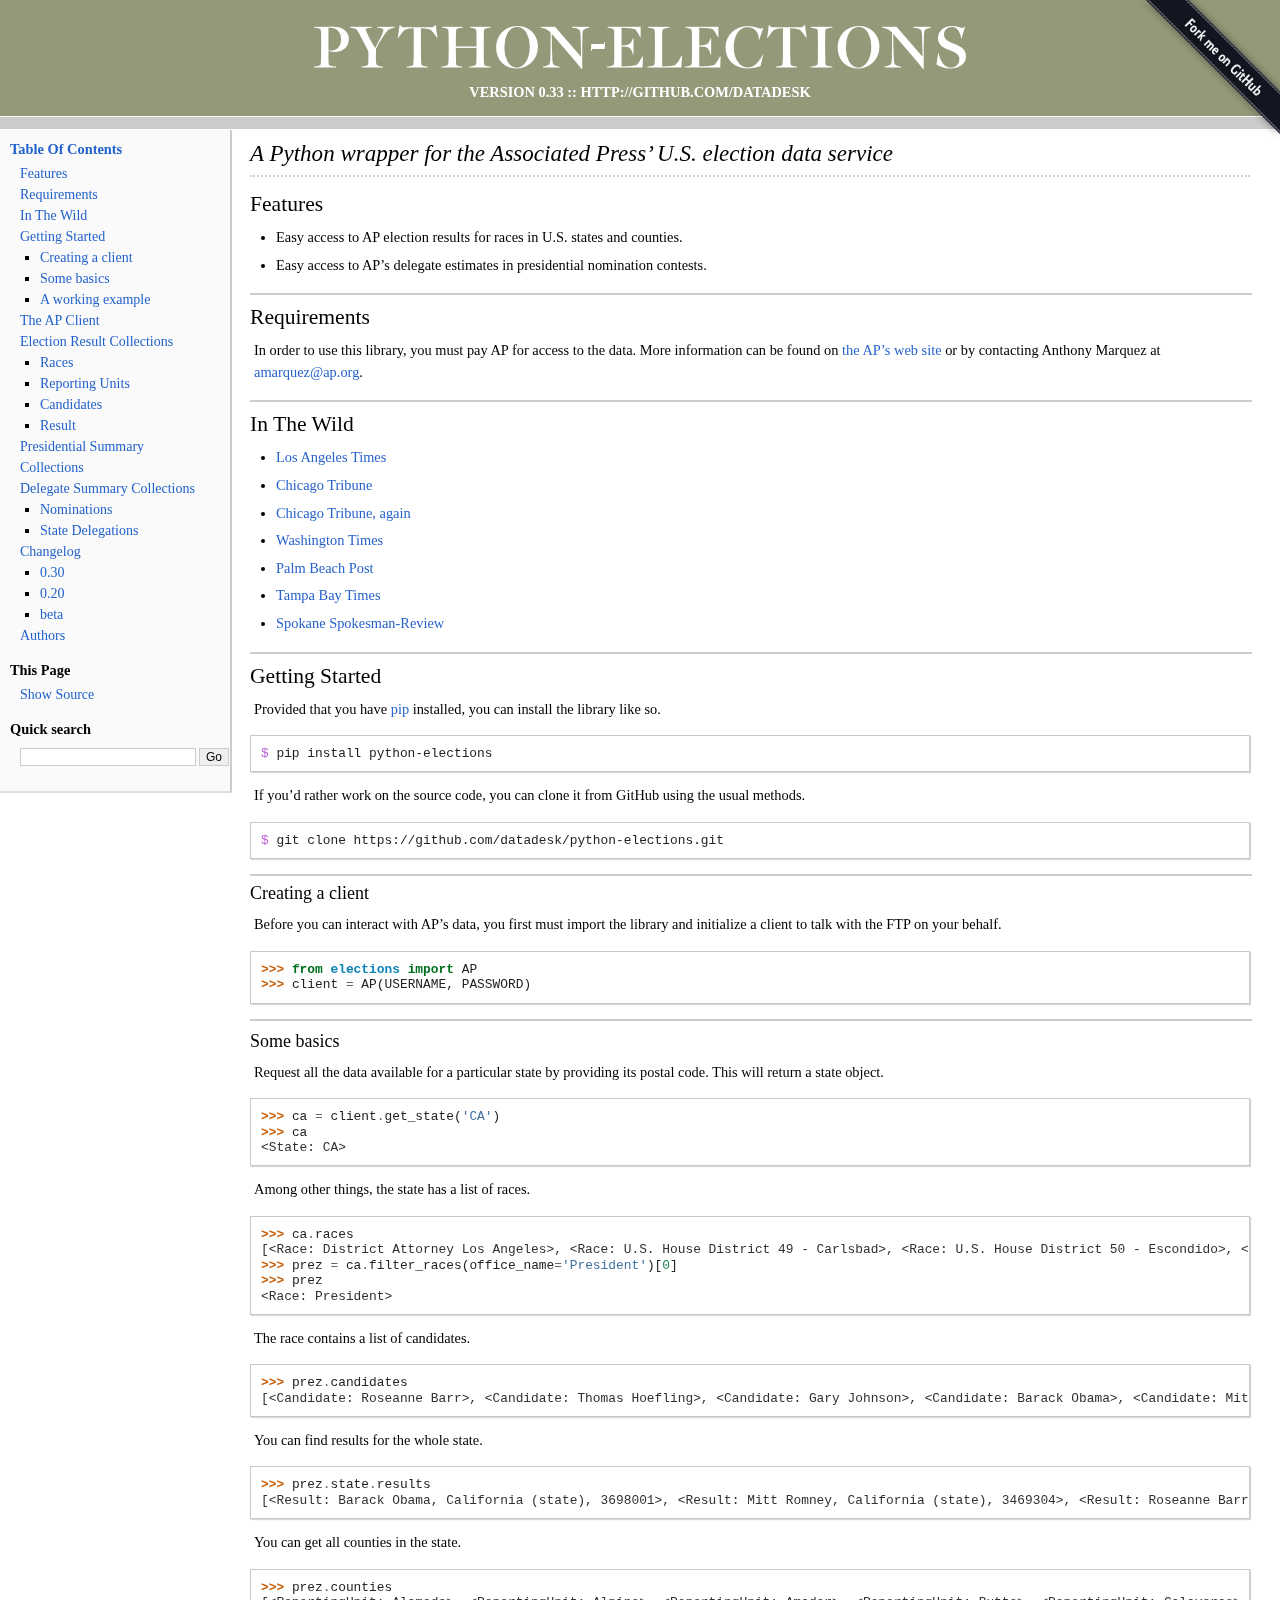
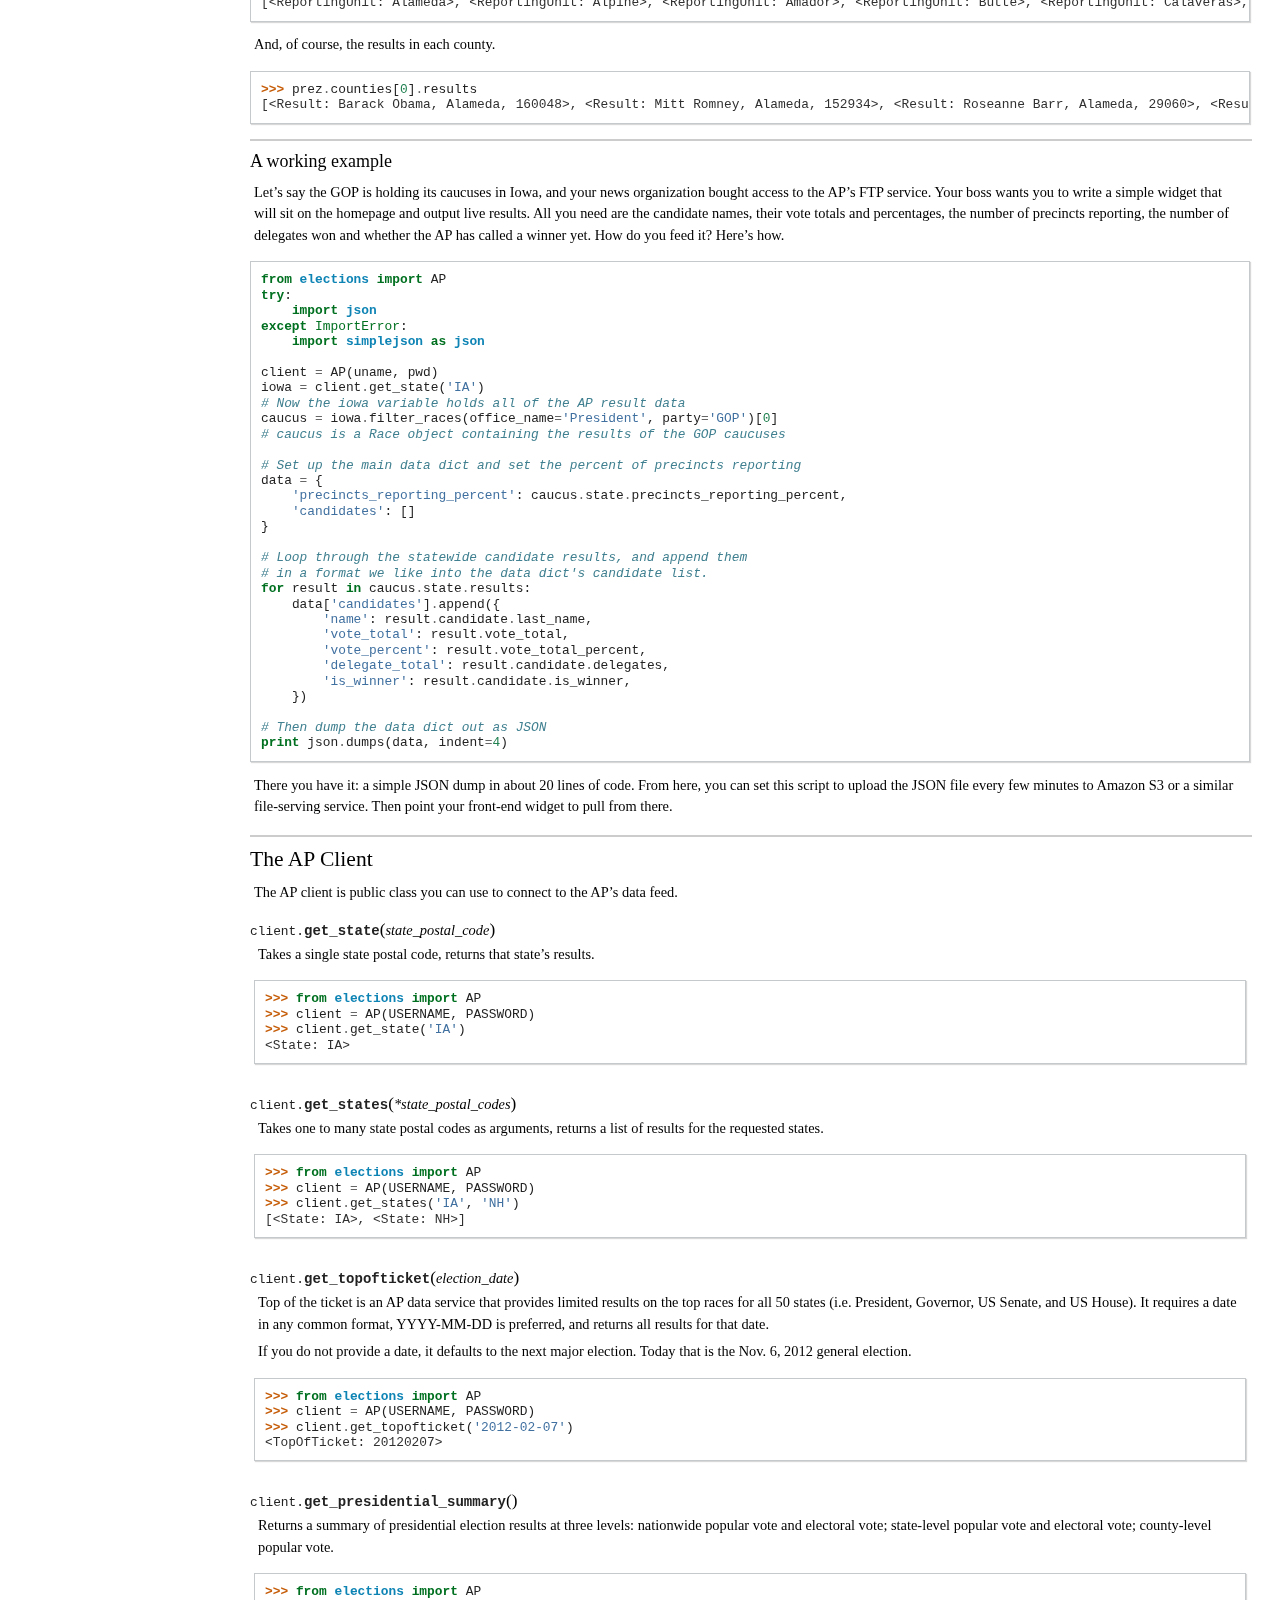
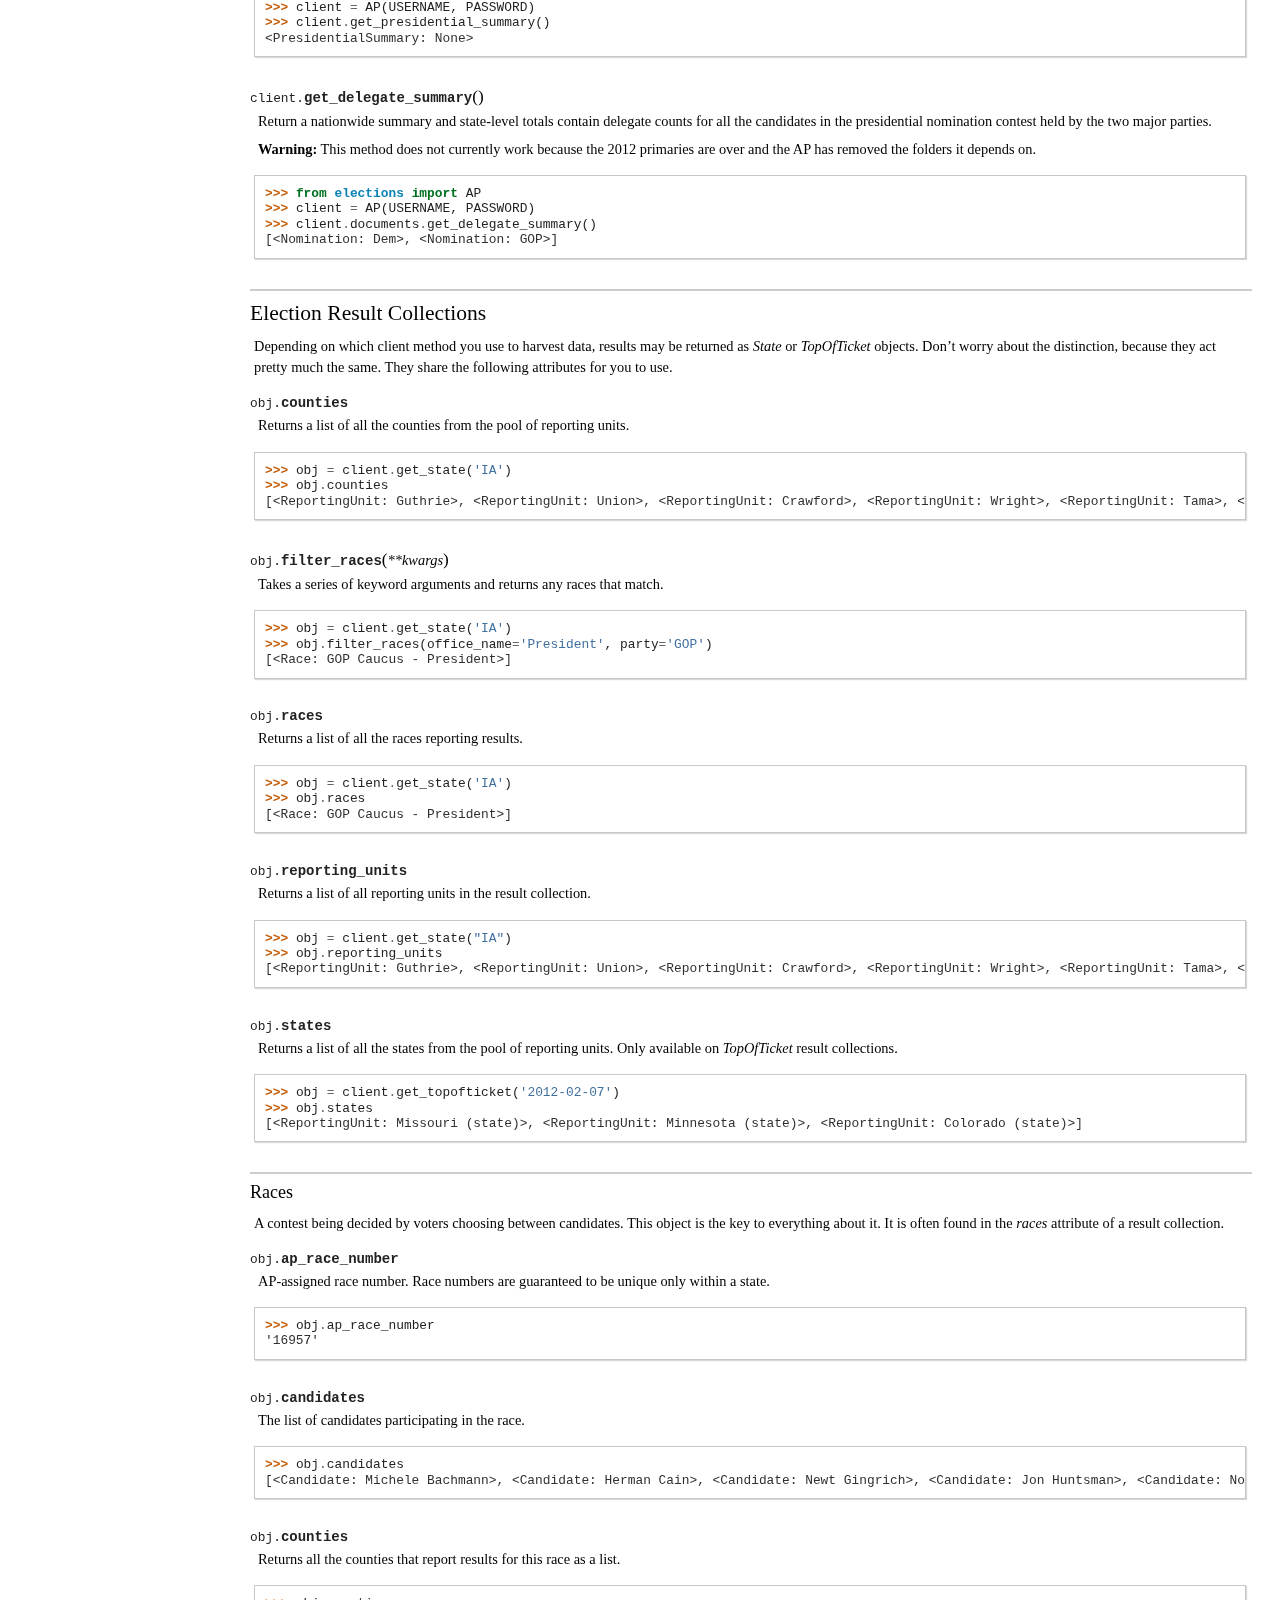
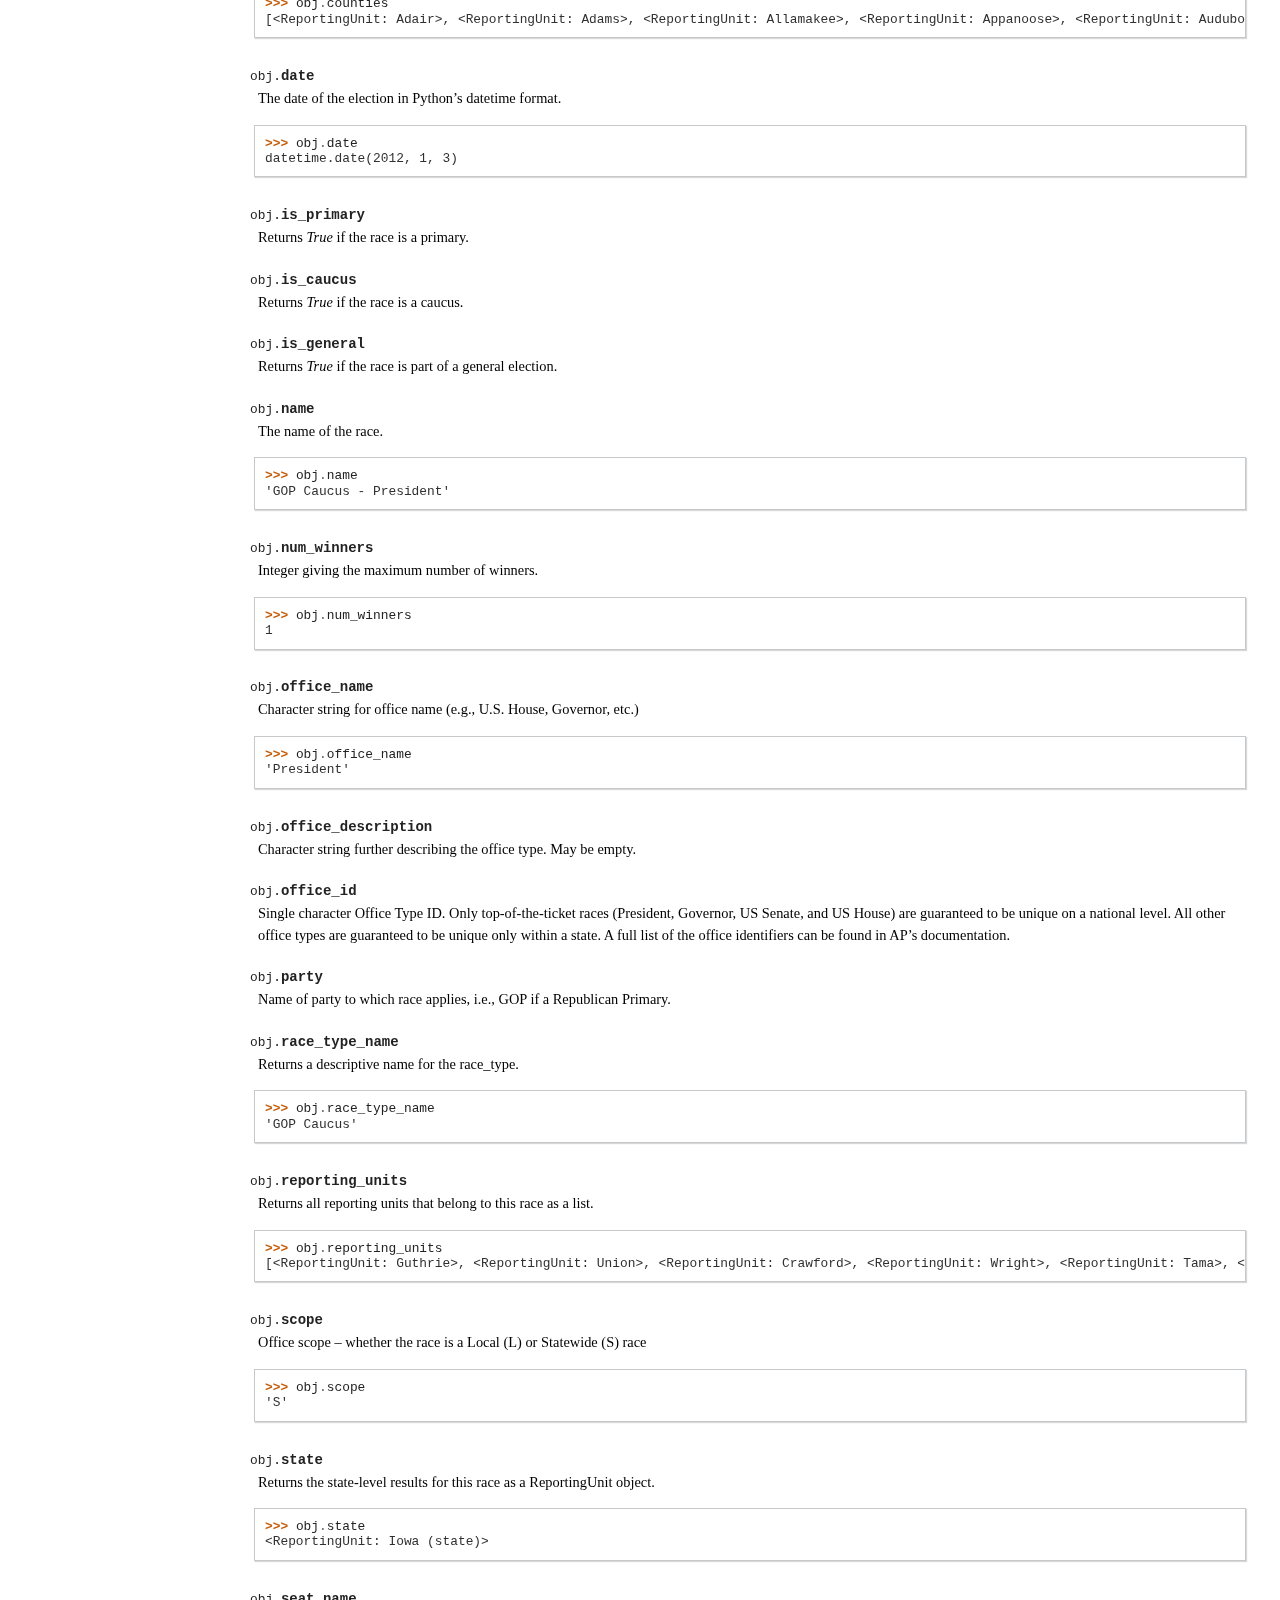
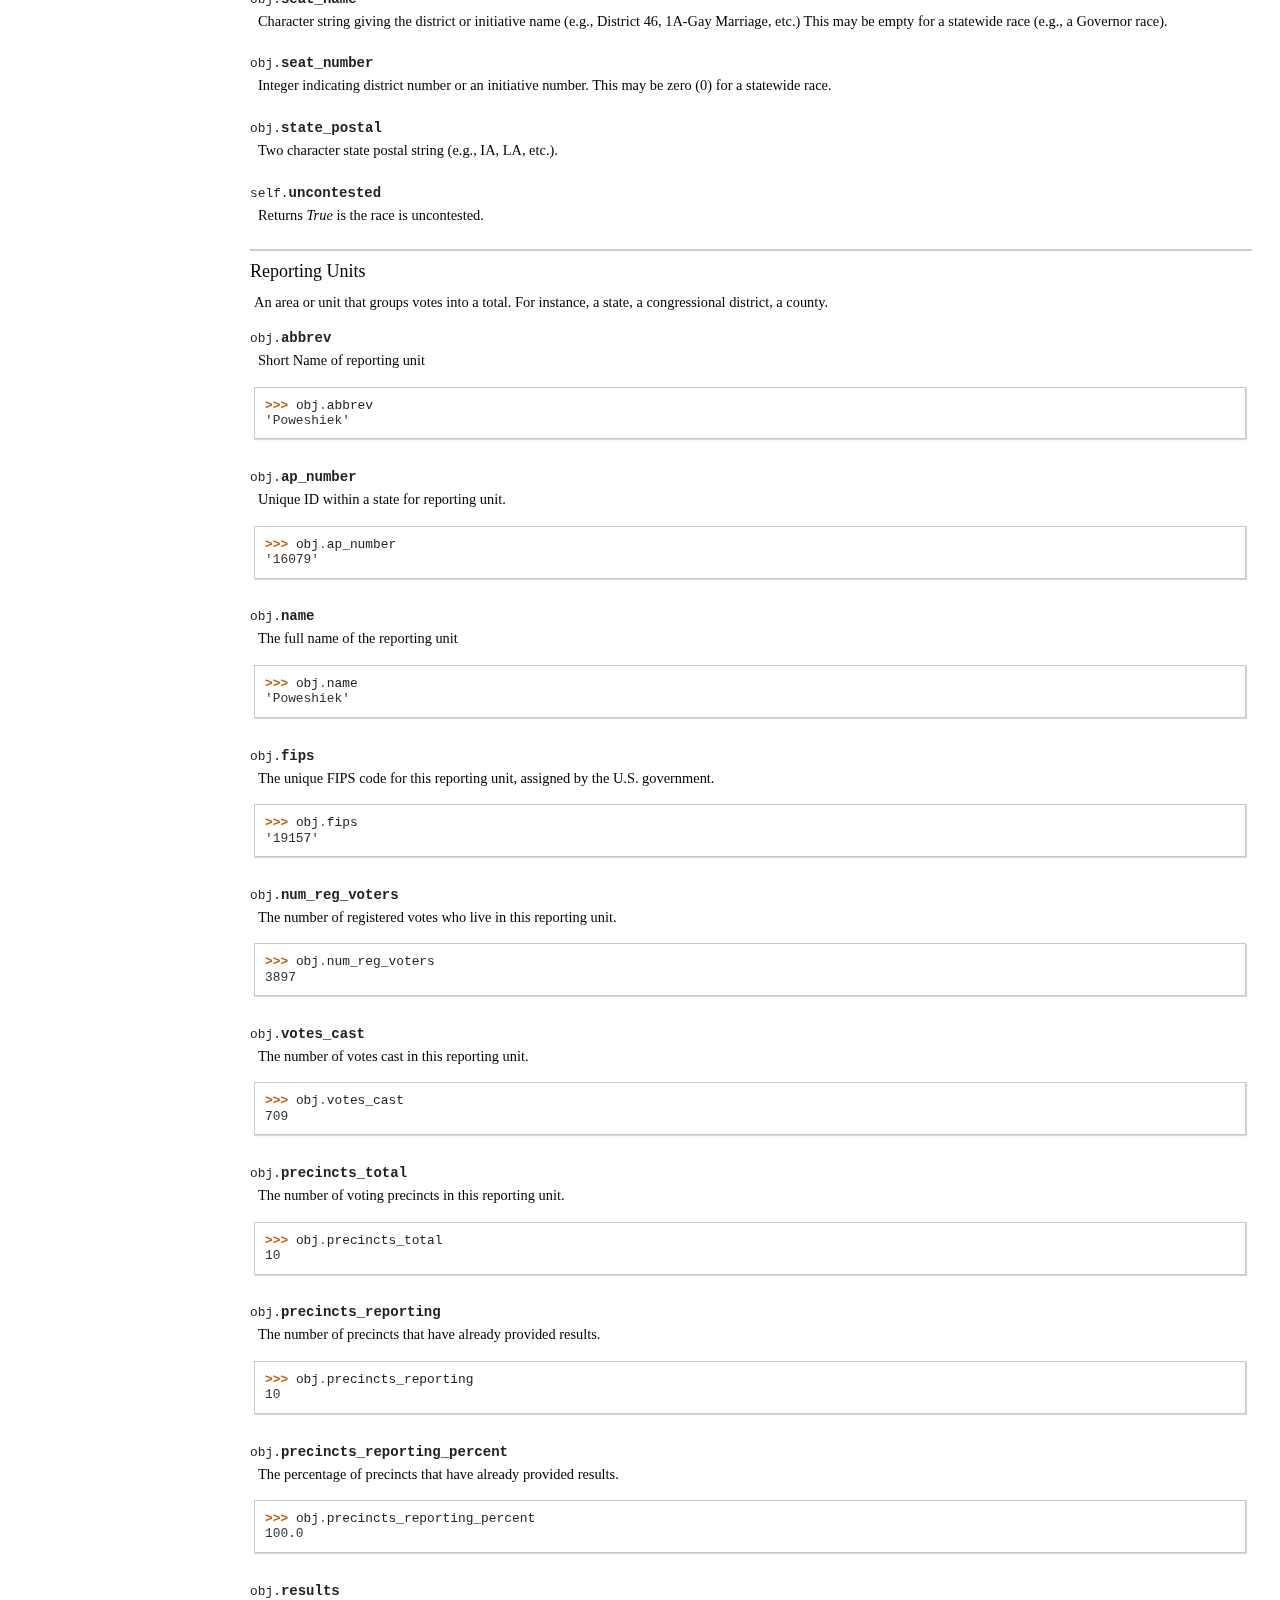
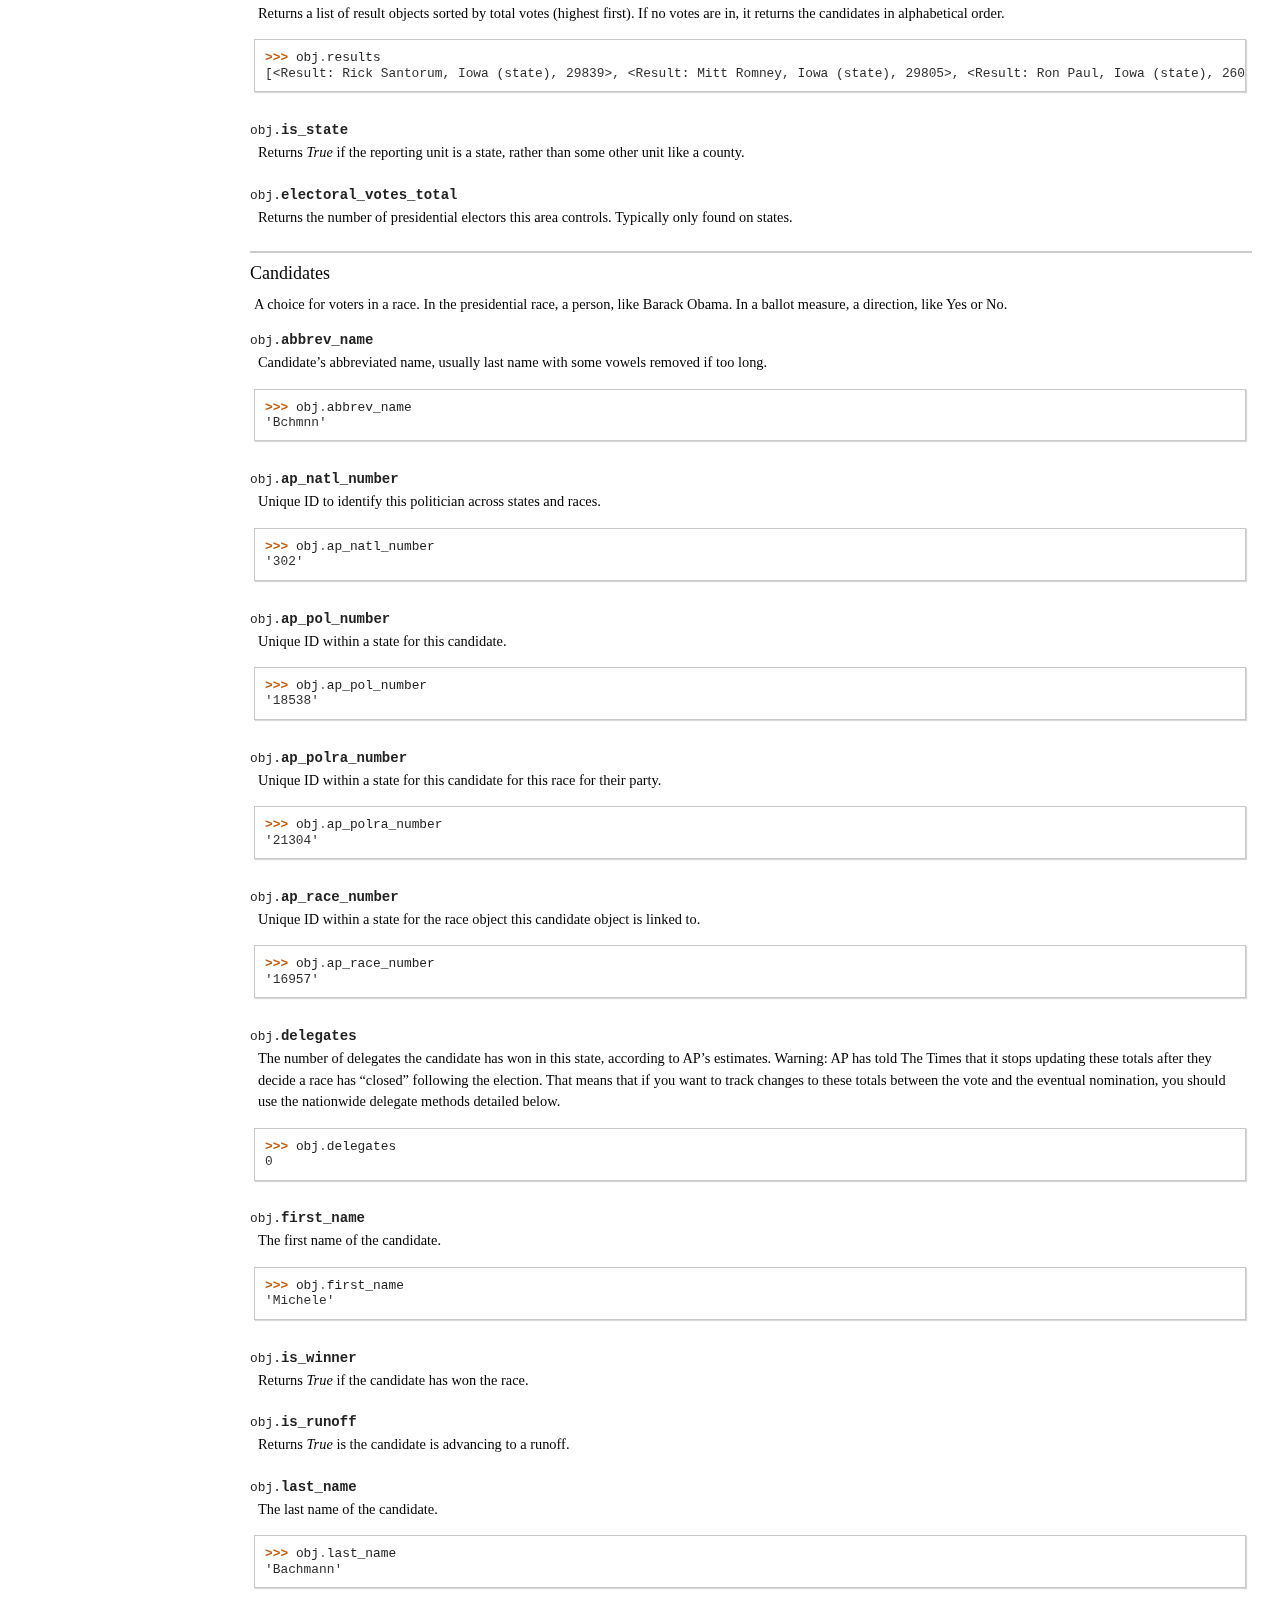
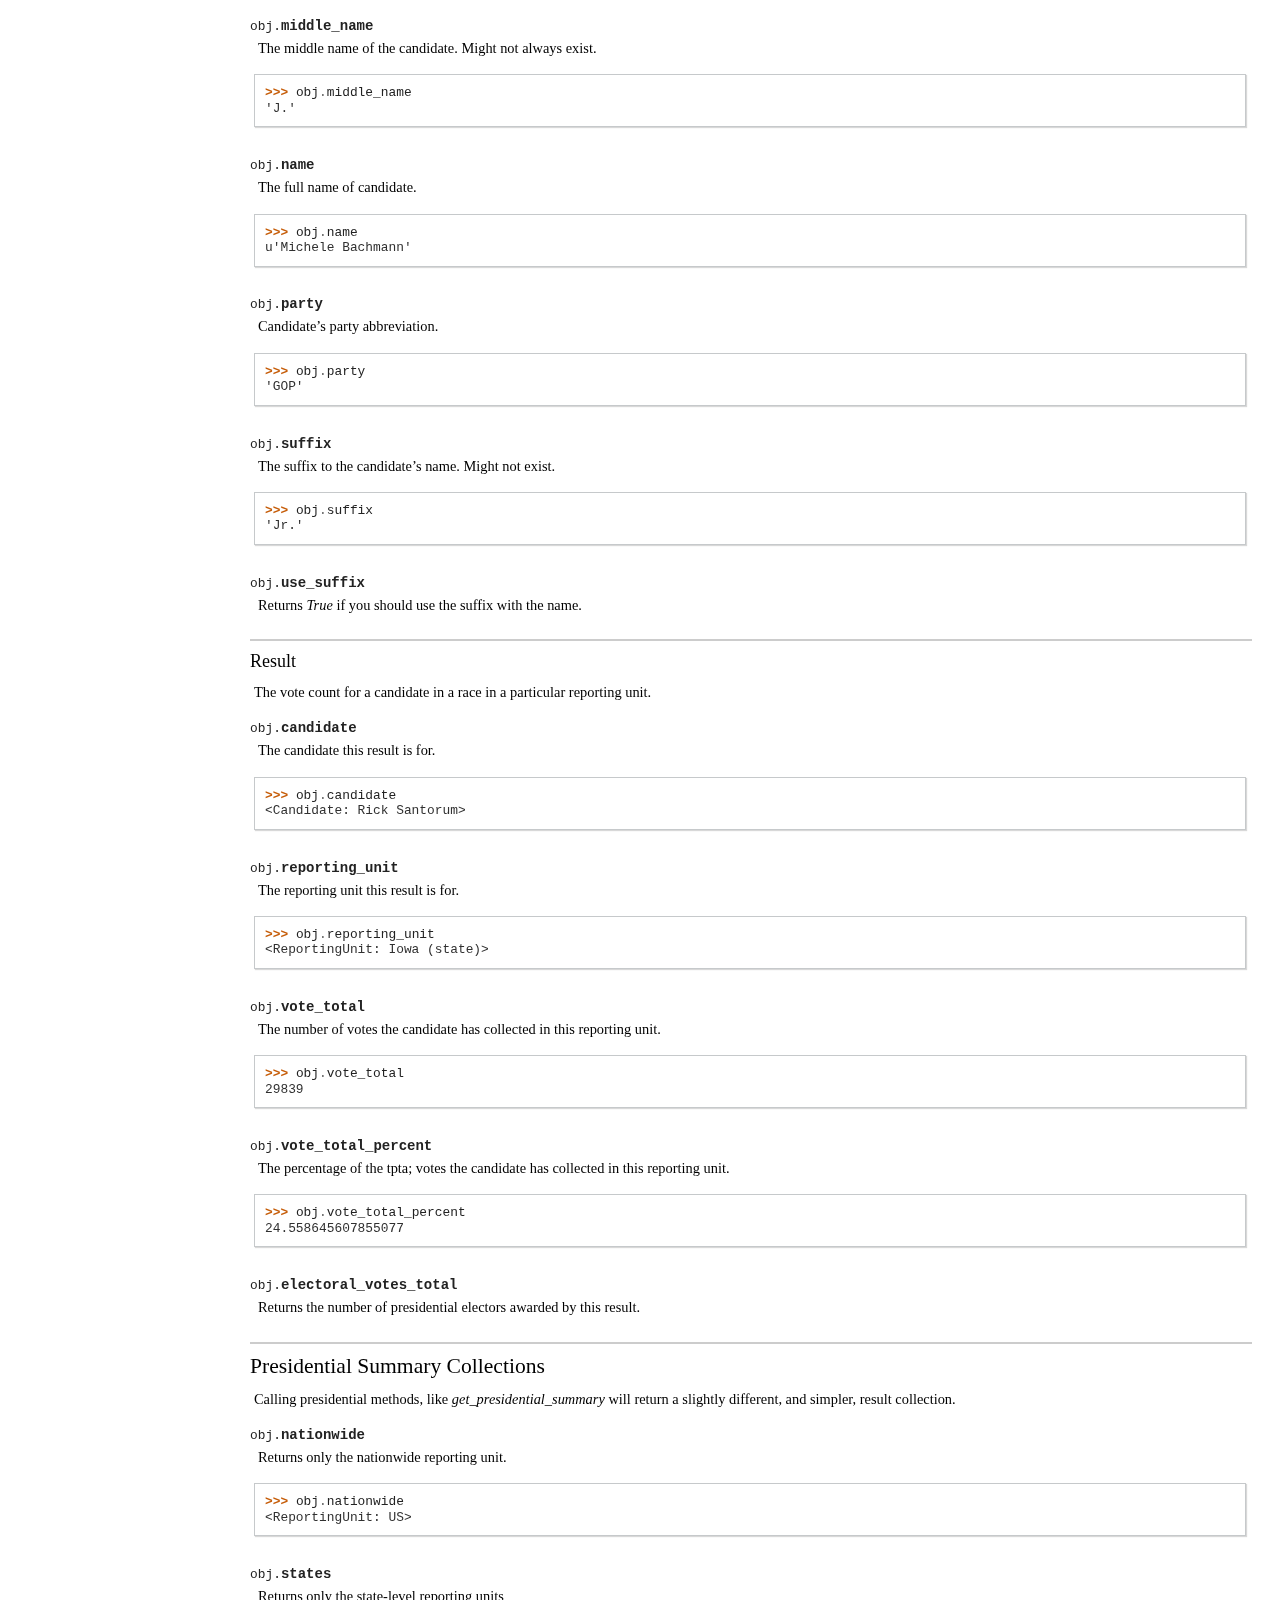
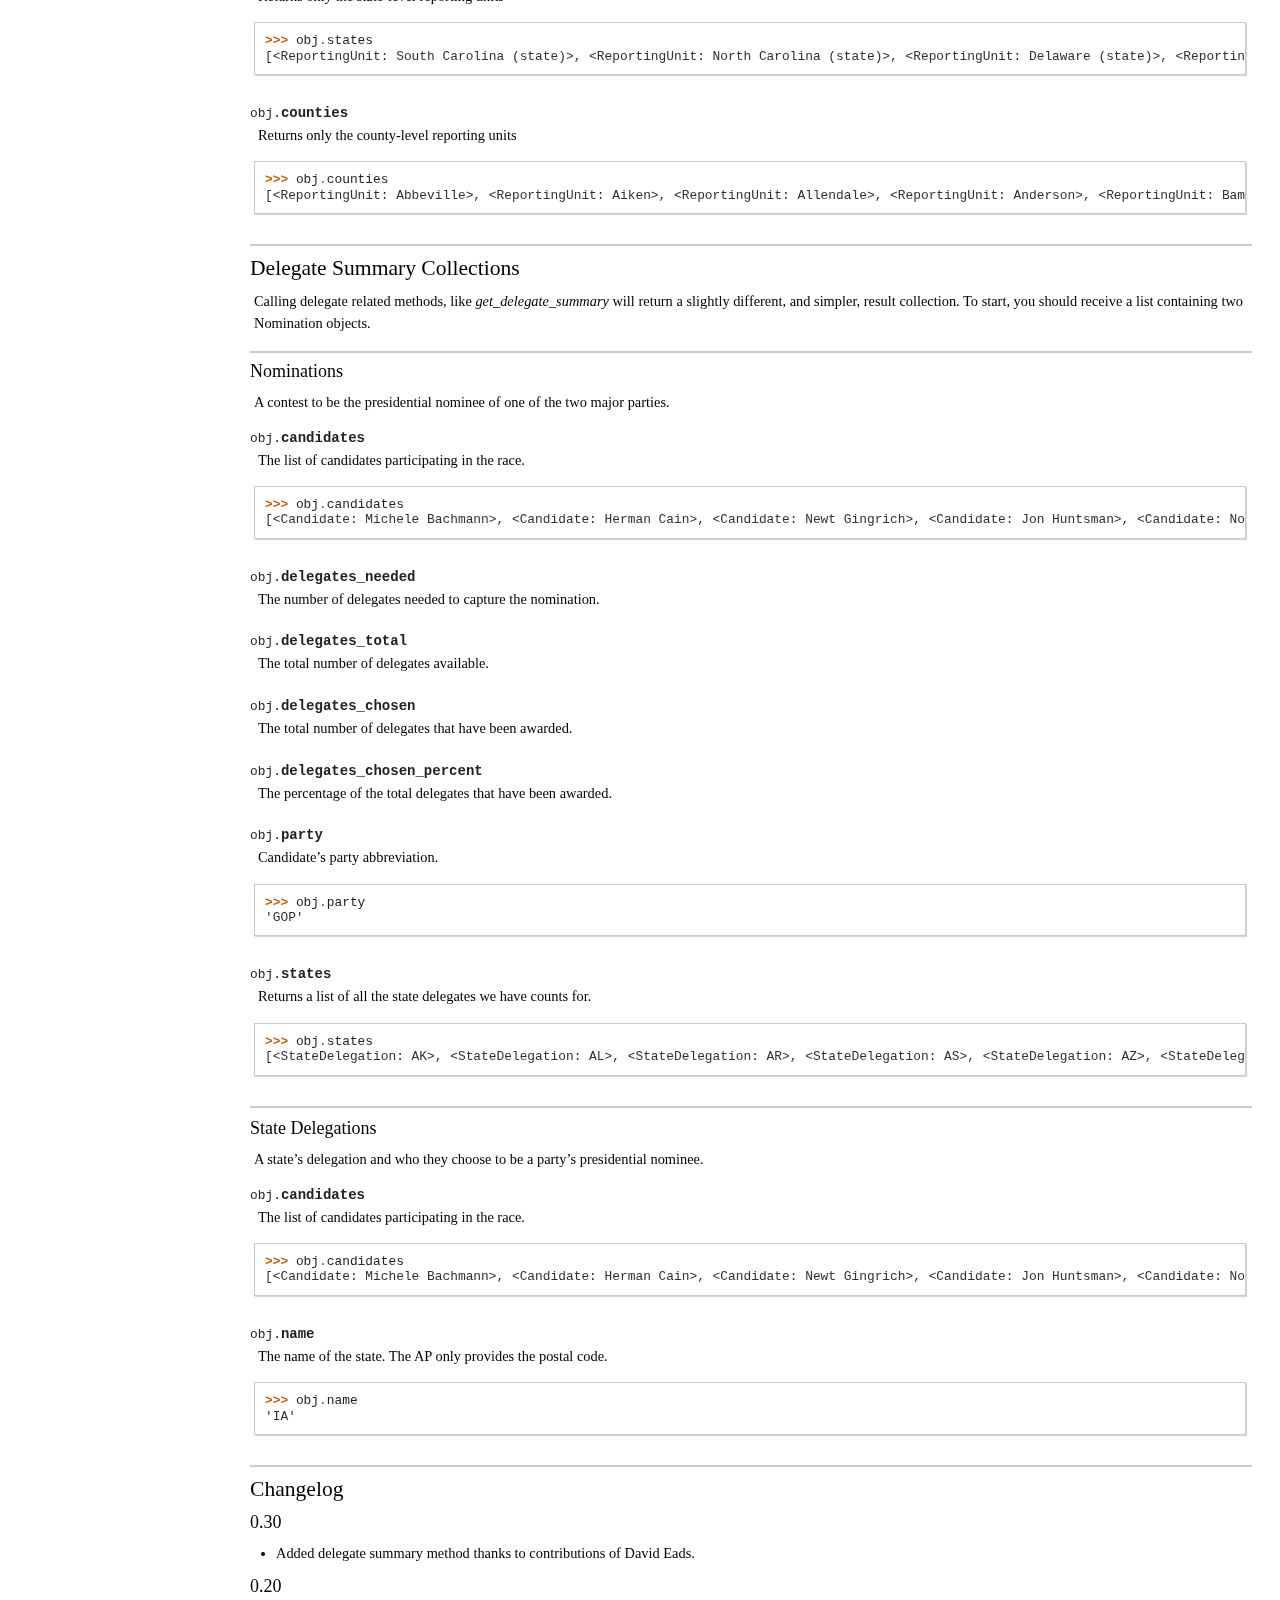
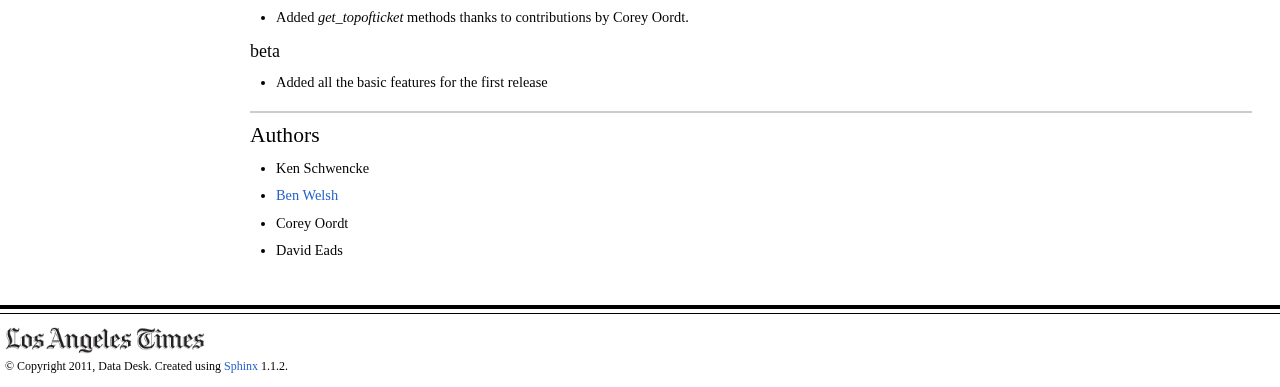
<file: index.html>
<!DOCTYPE html PUBLIC "-//W3C//DTD XHTML 1.0 Transitional//EN"
  "http://www.w3.org/TR/xhtml1/DTD/xhtml1-transitional.dtd">

<html xmlns="http://www.w3.org/1999/xhtml">
  <head>
    <meta http-equiv="Content-Type" content="text/html; charset=utf-8" />
    
    <title>Features &mdash; python-elections 0.33 documentation</title>
    <link rel="stylesheet" href="_static/latimes.css" type="text/css" />
    <link rel="stylesheet" href="_static/pygments.css" type="text/css" />
    <script type="text/javascript">
      var DOCUMENTATION_OPTIONS = {
        URL_ROOT:    '',
        VERSION:     '0.33',
        COLLAPSE_INDEX: false,
        FILE_SUFFIX: '.html',
        HAS_SOURCE:  true
      };
    </script>
    <script type="text/javascript" src="_static/jquery.js"></script>
    <script type="text/javascript" src="_static/underscore.js"></script>
    <script type="text/javascript" src="_static/doctools.js"></script>
    <link rel="top" title="python-elections 0.33 documentation" href="#" /> 
  </head>
  <body>              
<a href="http://www.github.com/datadesk/python-elections/">
    <img style="position: absolute; top: 0; right: 0; border: 0;" src="_static/forkme.png" alt="Fork me on GitHub">
</a>
<div class="banner">
    <h1><a href="#"><img src="_static/banner.png"></a></h1>
    <h2>Version 0.33 :: <a href="http://github.com/datadesk">http://github.com/datadesk</a></h2>
</div>
<div class="banner-underline"></div> 
  
    
    <div class="document">
      <div class="documentwrapper">
        <div class="bodywrapper">
          <div class="body">
            
  <blockquote class="epigraph">
<div>A Python wrapper for the Associated Press&#8217; U.S. election data service</div></blockquote>
<div class="section" id="features">
<h1>Features<a class="headerlink" href="#features" title="Permalink to this headline">¶</a></h1>
<ul class="simple">
<li>Easy access to AP election results for races in U.S. states and counties.</li>
<li>Easy access to AP’s delegate estimates in presidential nomination contests.</li>
</ul>
<hr></div>
<div class="section" id="requirements">
<h1>Requirements<a class="headerlink" href="#requirements" title="Permalink to this headline">¶</a></h1>
<p>In order to use this library, you must pay AP for access to the data. More information can be found on <a class="reference external" href="http://www.apdigitalnews.com/ap_elections.html">the AP’s web site</a> or by contacting Anthony Marquez at <a class="reference external" href="mailto:amarquez&#37;&#52;&#48;ap&#46;org">amarquez<span>&#64;</span>ap<span>&#46;</span>org</a>.</p>
<hr></div>
<div class="section" id="in-the-wild">
<h1>In The Wild<a class="headerlink" href="#in-the-wild" title="Permalink to this headline">¶</a></h1>
<ul class="simple">
<li><a class="reference external" href="http://graphics.latimes.com/2012-election-gop-primary-overview/">Los Angeles Times</a></li>
<li><a class="reference external" href="http://media.apps.chicagotribune.com/2012-elections/nh-primary.html">Chicago Tribune</a></li>
<li><a class="reference external" href="http://elections.chicagotribune.com/results/">Chicago Tribune, again</a></li>
<li><a class="reference external" href="http://www.washingtontimes.com/campaign-2012/FL/live-map/">Washington Times</a></li>
<li><a class="reference external" href="http://www.palmbeachpost.com/news/see-results-from-every-florida-county-on-our-2140533.html">Palm Beach Post</a></li>
<li><a class="reference external" href="http://www.tampabay.com/specials/2012/reports/2012FloridaElectionResults/presidential_primary.shtml">Tampa Bay Times</a></li>
<li><a class="reference external" href="http://www.spokesman.com/elections/2012/idaho-primary-2012/">Spokane Spokesman-Review</a></li>
</ul>
<hr></div>
<div class="section" id="getting-started">
<h1>Getting Started<a class="headerlink" href="#getting-started" title="Permalink to this headline">¶</a></h1>
<p>Provided that you have <a class="reference external" href="http://pypi.python.org/pypi/pip">pip</a> installed, you can install the library like so.</p>
<div class="highlight-bash"><div class="highlight"><pre><span class="nv">$ </span>pip install python-elections
</pre></div>
</div>
<p>If you&#8217;d rather work on the source code, you can clone it from GitHub using the usual methods.</p>
<div class="highlight-bash"><div class="highlight"><pre><span class="nv">$ </span>git clone https://github.com/datadesk/python-elections.git
</pre></div>
</div>
<hr><div class="section" id="creating-a-client">
<h2>Creating a client<a class="headerlink" href="#creating-a-client" title="Permalink to this headline">¶</a></h2>
<p>Before you can interact with AP&#8217;s data, you first must import the library and initialize a client to talk with the FTP on your behalf.</p>
<div class="highlight-python"><div class="highlight"><pre><span class="gp">&gt;&gt;&gt; </span><span class="kn">from</span> <span class="nn">elections</span> <span class="kn">import</span> <span class="n">AP</span>
<span class="gp">&gt;&gt;&gt; </span><span class="n">client</span> <span class="o">=</span> <span class="n">AP</span><span class="p">(</span><span class="n">USERNAME</span><span class="p">,</span> <span class="n">PASSWORD</span><span class="p">)</span>
</pre></div>
</div>
<hr></div>
<div class="section" id="some-basics">
<h2>Some basics<a class="headerlink" href="#some-basics" title="Permalink to this headline">¶</a></h2>
<p>Request all the data available for a particular state by providing its postal code. This will return a state object.</p>
<div class="highlight-python"><div class="highlight"><pre><span class="gp">&gt;&gt;&gt; </span><span class="n">ca</span> <span class="o">=</span> <span class="n">client</span><span class="o">.</span><span class="n">get_state</span><span class="p">(</span><span class="s">&#39;CA&#39;</span><span class="p">)</span>
<span class="gp">&gt;&gt;&gt; </span><span class="n">ca</span>
<span class="go">&lt;State: CA&gt;</span>
</pre></div>
</div>
<p>Among other things, the state has a list of races.</p>
<div class="highlight-python"><div class="highlight"><pre><span class="gp">&gt;&gt;&gt; </span><span class="n">ca</span><span class="o">.</span><span class="n">races</span>
<span class="go">[&lt;Race: District Attorney Los Angeles&gt;, &lt;Race: U.S. House District 49 - Carlsbad&gt;, &lt;Race: U.S. House District 50 - Escondido&gt;, &lt;Race: U.S. House District 51 - El Centro&gt;, &lt;Race: U.S. House District 53 - El Cajon&gt;, &lt;Race: State Senate District 1 - Redding&gt;, &lt;Race: State Senate District 5 - Stockton&gt;, &lt;Race: State Senate District 7 - Concord&gt;, &lt;Race: State Senate District 9 - Oakland&gt;, &lt;Race: State Senate District 11 - San Francisco&gt;, &lt;Race: State Assembly District 59 - Los Angeles&gt;, &lt;Race: State Assembly District 58 - Norwalk&gt;, &lt;Race: State Assembly District 61 - Riverside&gt;, &lt;Race: State Assembly District 60 - Riverside&gt;, &lt;Race: State Assembly District 63 - Lakewood&gt;, &lt;Race: State Assembly District 62 - Inglewood&gt;, &lt;Race: State Assembly District 65 - Anaheim&gt;, &lt;Race: State Assembly District 64 - Compton&gt;, &lt;Race: State Assembly District 67 - Murrieta&gt;, &lt;Race: State Assembly District 66 - Torrance&gt;,  ...]</span>
<span class="gp">&gt;&gt;&gt; </span><span class="n">prez</span> <span class="o">=</span> <span class="n">ca</span><span class="o">.</span><span class="n">filter_races</span><span class="p">(</span><span class="n">office_name</span><span class="o">=</span><span class="s">&#39;President&#39;</span><span class="p">)[</span><span class="mi">0</span><span class="p">]</span>
<span class="gp">&gt;&gt;&gt; </span><span class="n">prez</span>
<span class="go">&lt;Race: President&gt;</span>
</pre></div>
</div>
<p>The race contains a list of candidates.</p>
<div class="highlight-python"><div class="highlight"><pre><span class="gp">&gt;&gt;&gt; </span><span class="n">prez</span><span class="o">.</span><span class="n">candidates</span>
<span class="go">[&lt;Candidate: Roseanne Barr&gt;, &lt;Candidate: Thomas Hoefling&gt;, &lt;Candidate: Gary Johnson&gt;, &lt;Candidate: Barack Obama&gt;, &lt;Candidate: Mitt Romney&gt;, &lt;Candidate: Jill Stein&gt;]</span>
</pre></div>
</div>
<p>You can find results for the whole state.</p>
<div class="highlight-python"><div class="highlight"><pre><span class="gp">&gt;&gt;&gt; </span><span class="n">prez</span><span class="o">.</span><span class="n">state</span><span class="o">.</span><span class="n">results</span>
<span class="go">[&lt;Result: Barack Obama, California (state), 3698001&gt;, &lt;Result: Mitt Romney, California (state), 3469304&gt;, &lt;Result: Roseanne Barr, California (state), 657614&gt;, &lt;Result: Jill Stein, California (state), 585121&gt;, &lt;Result: Thomas Hoefling, California (state), 110465&gt;, &lt;Result: Gary Johnson, California (state), 109602&gt;]</span>
</pre></div>
</div>
<p>You can get all counties in the state.</p>
<div class="highlight-python"><div class="highlight"><pre><span class="gp">&gt;&gt;&gt; </span><span class="n">prez</span><span class="o">.</span><span class="n">counties</span>
<span class="go">[&lt;ReportingUnit: Alameda&gt;, &lt;ReportingUnit: Alpine&gt;, &lt;ReportingUnit: Amador&gt;, &lt;ReportingUnit: Butte&gt;, &lt;ReportingUnit: Calaveras&gt;, &lt;ReportingUnit: Colusa&gt;, &lt;ReportingUnit: Contra Costa&gt;, &lt;ReportingUnit: Del Norte&gt;, &lt;ReportingUnit: El Dorado&gt;, &lt;ReportingUnit: Fresno&gt;, &lt;ReportingUnit: Glenn&gt;, &lt;ReportingUnit: Humboldt&gt;, &lt;ReportingUnit: Imperial&gt;, &lt;ReportingUnit: Inyo&gt;, &lt;ReportingUnit: Kern&gt;, &lt;ReportingUnit: Kings&gt;, &lt;ReportingUnit: Lake&gt;, &lt;ReportingUnit: Lassen&gt;, &lt;ReportingUnit: Los Angeles&gt;, &lt;ReportingUnit: Madera&gt;, &lt;ReportingUnit: Marin&gt;, &lt;ReportingUnit: Mariposa&gt;, &lt;ReportingUnit: Mendocino&gt;, &lt;ReportingUnit: Merced&gt;, &lt;ReportingUnit: Modoc&gt;, &lt;ReportingUnit: Mono&gt;, &lt;ReportingUnit: Monterey&gt;, &lt;ReportingUnit: Napa&gt;, &lt;ReportingUnit: Nevada&gt;, &lt;ReportingUnit: Orange&gt;, &lt;ReportingUnit: Placer&gt;, &lt;ReportingUnit: Plumas&gt;, &lt;ReportingUnit: Riverside&gt;, &lt;ReportingUnit: Sacramento&gt;, &lt;ReportingUnit: San Benito&gt;, &lt;ReportingUnit: San Bernardino&gt;, &lt;ReportingUnit: San Diego&gt;, &lt;ReportingUnit: San Francisco&gt;, &lt;ReportingUnit: San Joaquin&gt;, &lt;ReportingUnit: San Luis Obispo&gt;, &lt;ReportingUnit: San Mateo&gt;, &lt;ReportingUnit: Santa Barbara&gt;, &lt;ReportingUnit: Santa Clara&gt;, &lt;ReportingUnit: Santa Cruz&gt;, &lt;ReportingUnit: Shasta&gt;, &lt;ReportingUnit: Sierra&gt;, &lt;ReportingUnit: Siskiyou&gt;, &lt;ReportingUnit: Solano&gt;, &lt;ReportingUnit: Sonoma&gt;, &lt;ReportingUnit: Stanislaus&gt;, &lt;ReportingUnit: Sutter&gt;, &lt;ReportingUnit: Tehama&gt;, &lt;ReportingUnit: Trinity&gt;, &lt;ReportingUnit: Tulare&gt;, &lt;ReportingUnit: Tuolumne&gt;, &lt;ReportingUnit: Ventura&gt;, &lt;ReportingUnit: Yolo&gt;, &lt;ReportingUnit: Yuba&gt;]</span>
</pre></div>
</div>
<p>And, of course, the results in each county.</p>
<div class="highlight-python"><div class="highlight"><pre><span class="gp">&gt;&gt;&gt; </span><span class="n">prez</span><span class="o">.</span><span class="n">counties</span><span class="p">[</span><span class="mi">0</span><span class="p">]</span><span class="o">.</span><span class="n">results</span>
<span class="go">[&lt;Result: Barack Obama, Alameda, 160048&gt;, &lt;Result: Mitt Romney, Alameda, 152934&gt;, &lt;Result: Roseanne Barr, Alameda, 29060&gt;, &lt;Result: Jill Stein, Alameda, 26147&gt;, &lt;Result: Thomas Hoefling, Alameda, 4966&gt;, &lt;Result: Gary Johnson, Alameda, 4912&gt;]</span>
</pre></div>
</div>
<hr></div>
<div class="section" id="a-working-example">
<h2>A working example<a class="headerlink" href="#a-working-example" title="Permalink to this headline">¶</a></h2>
<p>Let’s say the GOP is hold­ing its caucuses in Iowa, and your news or­gan­iz­a­tion bought ac­cess to the AP’s FTP ser­vice. Your boss wants you to write a simple wid­get that will sit on the homepage and out­put live res­ults. All you need are the can­did­ate names, their vote totals and per­cent­ages, the num­ber of pre­cincts re­port­ing, the num­ber of del­eg­ates won and wheth­er the AP has called a win­ner yet. How do you feed it? Here&#8217;s how.</p>
<div class="highlight-python"><div class="highlight"><pre><span class="kn">from</span> <span class="nn">elections</span> <span class="kn">import</span> <span class="n">AP</span>
<span class="k">try</span><span class="p">:</span>
    <span class="kn">import</span> <span class="nn">json</span>
<span class="k">except</span> <span class="ne">ImportError</span><span class="p">:</span>
    <span class="kn">import</span> <span class="nn">simplejson</span> <span class="kn">as</span> <span class="nn">json</span>

<span class="n">client</span> <span class="o">=</span> <span class="n">AP</span><span class="p">(</span><span class="n">uname</span><span class="p">,</span> <span class="n">pwd</span><span class="p">)</span>
<span class="n">iowa</span> <span class="o">=</span> <span class="n">client</span><span class="o">.</span><span class="n">get_state</span><span class="p">(</span><span class="s">&#39;IA&#39;</span><span class="p">)</span>
<span class="c"># Now the iowa variable holds all of the AP result data</span>
<span class="n">caucus</span> <span class="o">=</span> <span class="n">iowa</span><span class="o">.</span><span class="n">filter_races</span><span class="p">(</span><span class="n">office_name</span><span class="o">=</span><span class="s">&#39;President&#39;</span><span class="p">,</span> <span class="n">party</span><span class="o">=</span><span class="s">&#39;GOP&#39;</span><span class="p">)[</span><span class="mi">0</span><span class="p">]</span>
<span class="c"># caucus is a Race object containing the results of the GOP caucuses</span>

<span class="c"># Set up the main data dict and set the percent of precincts reporting</span>
<span class="n">data</span> <span class="o">=</span> <span class="p">{</span>
    <span class="s">&#39;precincts_reporting_percent&#39;</span><span class="p">:</span> <span class="n">caucus</span><span class="o">.</span><span class="n">state</span><span class="o">.</span><span class="n">precincts_reporting_percent</span><span class="p">,</span>
    <span class="s">&#39;candidates&#39;</span><span class="p">:</span> <span class="p">[]</span>
<span class="p">}</span>

<span class="c"># Loop through the statewide candidate results, and append them</span>
<span class="c"># in a format we like into the data dict&#39;s candidate list.</span>
<span class="k">for</span> <span class="n">result</span> <span class="ow">in</span> <span class="n">caucus</span><span class="o">.</span><span class="n">state</span><span class="o">.</span><span class="n">results</span><span class="p">:</span>
    <span class="n">data</span><span class="p">[</span><span class="s">&#39;candidates&#39;</span><span class="p">]</span><span class="o">.</span><span class="n">append</span><span class="p">({</span>
        <span class="s">&#39;name&#39;</span><span class="p">:</span> <span class="n">result</span><span class="o">.</span><span class="n">candidate</span><span class="o">.</span><span class="n">last_name</span><span class="p">,</span>
        <span class="s">&#39;vote_total&#39;</span><span class="p">:</span> <span class="n">result</span><span class="o">.</span><span class="n">vote_total</span><span class="p">,</span>
        <span class="s">&#39;vote_percent&#39;</span><span class="p">:</span> <span class="n">result</span><span class="o">.</span><span class="n">vote_total_percent</span><span class="p">,</span>
        <span class="s">&#39;delegate_total&#39;</span><span class="p">:</span> <span class="n">result</span><span class="o">.</span><span class="n">candidate</span><span class="o">.</span><span class="n">delegates</span><span class="p">,</span>
        <span class="s">&#39;is_winner&#39;</span><span class="p">:</span> <span class="n">result</span><span class="o">.</span><span class="n">candidate</span><span class="o">.</span><span class="n">is_winner</span><span class="p">,</span>
    <span class="p">})</span>

<span class="c"># Then dump the data dict out as JSON</span>
<span class="k">print</span> <span class="n">json</span><span class="o">.</span><span class="n">dumps</span><span class="p">(</span><span class="n">data</span><span class="p">,</span> <span class="n">indent</span><span class="o">=</span><span class="mi">4</span><span class="p">)</span>
</pre></div>
</div>
<p>There you have it: a simple JSON dump in about 20 lines of code. From here, you can set this script to up­load the JSON file every few minutes to Amazon S3 or a sim­il­ar file-serving ser­vice. Then point your front-end wid­get to pull from there.</p>
<hr></div>
</div>
<div class="section" id="the-ap-client">
<h1>The AP Client<a class="headerlink" href="#the-ap-client" title="Permalink to this headline">¶</a></h1>
<p>The AP client is public class you can use to connect to the AP&#8217;s data feed.</p>
<dl class="function">
<dt id="client.get_state">
<tt class="descclassname">client.</tt><tt class="descname">get_state</tt><big>(</big><em>state_postal_code</em><big>)</big><a class="headerlink" href="#client.get_state" title="Permalink to this definition">¶</a></dt>
<dd><p>Takes a single state postal code, returns that state&#8217;s results.</p>
<div class="highlight-python"><div class="highlight"><pre><span class="gp">&gt;&gt;&gt; </span><span class="kn">from</span> <span class="nn">elections</span> <span class="kn">import</span> <span class="n">AP</span>
<span class="gp">&gt;&gt;&gt; </span><span class="n">client</span> <span class="o">=</span> <span class="n">AP</span><span class="p">(</span><span class="n">USERNAME</span><span class="p">,</span> <span class="n">PASSWORD</span><span class="p">)</span>
<span class="gp">&gt;&gt;&gt; </span><span class="n">client</span><span class="o">.</span><span class="n">get_state</span><span class="p">(</span><span class="s">&#39;IA&#39;</span><span class="p">)</span>
<span class="go">&lt;State: IA&gt;</span>
</pre></div>
</div>
</dd></dl>

<dl class="function">
<dt id="client.get_states">
<tt class="descclassname">client.</tt><tt class="descname">get_states</tt><big>(</big><em>*state_postal_codes</em><big>)</big><a class="headerlink" href="#client.get_states" title="Permalink to this definition">¶</a></dt>
<dd><p>Takes one to many state postal codes as arguments, returns a list of results for the requested states.</p>
<div class="highlight-python"><div class="highlight"><pre><span class="gp">&gt;&gt;&gt; </span><span class="kn">from</span> <span class="nn">elections</span> <span class="kn">import</span> <span class="n">AP</span>
<span class="gp">&gt;&gt;&gt; </span><span class="n">client</span> <span class="o">=</span> <span class="n">AP</span><span class="p">(</span><span class="n">USERNAME</span><span class="p">,</span> <span class="n">PASSWORD</span><span class="p">)</span>
<span class="gp">&gt;&gt;&gt; </span><span class="n">client</span><span class="o">.</span><span class="n">get_states</span><span class="p">(</span><span class="s">&#39;IA&#39;</span><span class="p">,</span> <span class="s">&#39;NH&#39;</span><span class="p">)</span>
<span class="go">[&lt;State: IA&gt;, &lt;State: NH&gt;]</span>
</pre></div>
</div>
</dd></dl>

<dl class="function">
<dt id="client.get_topofticket">
<tt class="descclassname">client.</tt><tt class="descname">get_topofticket</tt><big>(</big><em>election_date</em><big>)</big><a class="headerlink" href="#client.get_topofticket" title="Permalink to this definition">¶</a></dt>
<dd><p>Top of the ticket is an AP data service that provides limited results on the top races for all 50 states (i.e. President, Governor, US Senate, and US House). It requires a date in any common format, YYYY-MM-DD is preferred, and returns all results for that date.</p>
<p>If you do not provide a date, it defaults to the next major election. Today that is the Nov. 6, 2012 general election.</p>
<div class="highlight-python"><div class="highlight"><pre><span class="gp">&gt;&gt;&gt; </span><span class="kn">from</span> <span class="nn">elections</span> <span class="kn">import</span> <span class="n">AP</span>
<span class="gp">&gt;&gt;&gt; </span><span class="n">client</span> <span class="o">=</span> <span class="n">AP</span><span class="p">(</span><span class="n">USERNAME</span><span class="p">,</span> <span class="n">PASSWORD</span><span class="p">)</span>
<span class="gp">&gt;&gt;&gt; </span><span class="n">client</span><span class="o">.</span><span class="n">get_topofticket</span><span class="p">(</span><span class="s">&#39;2012-02-07&#39;</span><span class="p">)</span>
<span class="go">&lt;TopOfTicket: 20120207&gt;</span>
</pre></div>
</div>
</dd></dl>

<dl class="function">
<dt id="client.get_presidential_summary">
<tt class="descclassname">client.</tt><tt class="descname">get_presidential_summary</tt><big>(</big><big>)</big><a class="headerlink" href="#client.get_presidential_summary" title="Permalink to this definition">¶</a></dt>
<dd><p>Returns a summary of presidential election results at three levels: nationwide popular vote and electoral vote; state-level popular vote and electoral vote; county-level popular vote.</p>
<div class="highlight-python"><div class="highlight"><pre><span class="gp">&gt;&gt;&gt; </span><span class="kn">from</span> <span class="nn">elections</span> <span class="kn">import</span> <span class="n">AP</span>
<span class="gp">&gt;&gt;&gt; </span><span class="n">client</span> <span class="o">=</span> <span class="n">AP</span><span class="p">(</span><span class="n">USERNAME</span><span class="p">,</span> <span class="n">PASSWORD</span><span class="p">)</span>
<span class="gp">&gt;&gt;&gt; </span><span class="n">client</span><span class="o">.</span><span class="n">get_presidential_summary</span><span class="p">()</span>
<span class="go">&lt;PresidentialSummary: None&gt;</span>
</pre></div>
</div>
</dd></dl>

<dl class="function">
<dt id="client.get_delegate_summary">
<tt class="descclassname">client.</tt><tt class="descname">get_delegate_summary</tt><big>(</big><big>)</big><a class="headerlink" href="#client.get_delegate_summary" title="Permalink to this definition">¶</a></dt>
<dd><p>Return a nationwide summary and state-level totals contain delegate counts for all the candidates in the presidential nomination contest held by the two major parties.</p>
<p><strong>Warning:</strong> This method does not currently work because the 2012 primaries are over and the AP has removed the folders it depends on.</p>
<div class="highlight-python"><div class="highlight"><pre><span class="gp">&gt;&gt;&gt; </span><span class="kn">from</span> <span class="nn">elections</span> <span class="kn">import</span> <span class="n">AP</span>
<span class="gp">&gt;&gt;&gt; </span><span class="n">client</span> <span class="o">=</span> <span class="n">AP</span><span class="p">(</span><span class="n">USERNAME</span><span class="p">,</span> <span class="n">PASSWORD</span><span class="p">)</span>
<span class="gp">&gt;&gt;&gt; </span><span class="n">client</span><span class="o">.</span><span class="n">documents</span><span class="o">.</span><span class="n">get_delegate_summary</span><span class="p">()</span>
<span class="go">[&lt;Nomination: Dem&gt;, &lt;Nomination: GOP&gt;]</span>
</pre></div>
</div>
</dd></dl>

<hr></div>
<div class="section" id="election-result-collections">
<h1>Election Result Collections<a class="headerlink" href="#election-result-collections" title="Permalink to this headline">¶</a></h1>
<p>Depending on which client method you use to harvest data, results may be returned as <cite>State</cite> or <cite>TopOfTicket</cite> objects. Don&#8217;t worry about the distinction, because they act pretty much the same. They share the following attributes for you to use.</p>
<dl class="attribute">
<dt id="obj.counties">
<tt class="descclassname">obj.</tt><tt class="descname">counties</tt><a class="headerlink" href="#obj.counties" title="Permalink to this definition">¶</a></dt>
<dd><p>Returns a list of all the counties from the pool of reporting units.</p>
<div class="highlight-python"><div class="highlight"><pre><span class="gp">&gt;&gt;&gt; </span><span class="n">obj</span> <span class="o">=</span> <span class="n">client</span><span class="o">.</span><span class="n">get_state</span><span class="p">(</span><span class="s">&#39;IA&#39;</span><span class="p">)</span>
<span class="gp">&gt;&gt;&gt; </span><span class="n">obj</span><span class="o">.</span><span class="n">counties</span>
<span class="go">[&lt;ReportingUnit: Guthrie&gt;, &lt;ReportingUnit: Union&gt;, &lt;ReportingUnit: Crawford&gt;, &lt;ReportingUnit: Wright&gt;, &lt;ReportingUnit: Tama&gt;, &lt;ReportingUnit: Hamilton&gt;, &lt;ReportingUnit: Worth&gt;, &lt;ReportingUnit: Hancock&gt;, &lt;ReportingUnit: Cherokee&gt;, &lt;ReportingUnit: Carroll&gt;, &lt;ReportingUnit: Webster&gt;, &lt;ReportingUnit: Clarke&gt;, ...]</span>
</pre></div>
</div>
</dd></dl>

<dl class="function">
<dt id="obj.filter_races">
<tt class="descclassname">obj.</tt><tt class="descname">filter_races</tt><big>(</big><em>**kwargs</em><big>)</big><a class="headerlink" href="#obj.filter_races" title="Permalink to this definition">¶</a></dt>
<dd><p>Takes a series of keyword arguments and returns any races that match.</p>
<div class="highlight-python"><div class="highlight"><pre><span class="gp">&gt;&gt;&gt; </span><span class="n">obj</span> <span class="o">=</span> <span class="n">client</span><span class="o">.</span><span class="n">get_state</span><span class="p">(</span><span class="s">&#39;IA&#39;</span><span class="p">)</span>
<span class="gp">&gt;&gt;&gt; </span><span class="n">obj</span><span class="o">.</span><span class="n">filter_races</span><span class="p">(</span><span class="n">office_name</span><span class="o">=</span><span class="s">&#39;President&#39;</span><span class="p">,</span> <span class="n">party</span><span class="o">=</span><span class="s">&#39;GOP&#39;</span><span class="p">)</span>
<span class="go">[&lt;Race: GOP Caucus - President&gt;]</span>
</pre></div>
</div>
</dd></dl>

<dl class="attribute">
<dt id="obj.races">
<tt class="descclassname">obj.</tt><tt class="descname">races</tt><a class="headerlink" href="#obj.races" title="Permalink to this definition">¶</a></dt>
<dd><p>Returns a list of all the races reporting results.</p>
<div class="highlight-python"><div class="highlight"><pre><span class="gp">&gt;&gt;&gt; </span><span class="n">obj</span> <span class="o">=</span> <span class="n">client</span><span class="o">.</span><span class="n">get_state</span><span class="p">(</span><span class="s">&#39;IA&#39;</span><span class="p">)</span>
<span class="gp">&gt;&gt;&gt; </span><span class="n">obj</span><span class="o">.</span><span class="n">races</span>
<span class="go">[&lt;Race: GOP Caucus - President&gt;]</span>
</pre></div>
</div>
</dd></dl>

<dl class="attribute">
<dt id="obj.reporting_units">
<tt class="descclassname">obj.</tt><tt class="descname">reporting_units</tt><a class="headerlink" href="#obj.reporting_units" title="Permalink to this definition">¶</a></dt>
<dd><p>Returns a list of all reporting units in the result collection.</p>
<div class="highlight-python"><div class="highlight"><pre><span class="gp">&gt;&gt;&gt; </span><span class="n">obj</span> <span class="o">=</span> <span class="n">client</span><span class="o">.</span><span class="n">get_state</span><span class="p">(</span><span class="s">&quot;IA&quot;</span><span class="p">)</span>
<span class="gp">&gt;&gt;&gt; </span><span class="n">obj</span><span class="o">.</span><span class="n">reporting_units</span>
<span class="go">[&lt;ReportingUnit: Guthrie&gt;, &lt;ReportingUnit: Union&gt;, &lt;ReportingUnit: Crawford&gt;, &lt;ReportingUnit: Wright&gt;, &lt;ReportingUnit: Tama&gt;, &lt;ReportingUnit: Hamilton&gt;, &lt;ReportingUnit: Worth&gt;, &lt;ReportingUnit: Hancock&gt;, &lt;ReportingUnit: Cherokee&gt;, &lt;ReportingUnit: Carroll&gt;, &lt;ReportingUnit: Webster&gt;, &lt;ReportingUnit: Clarke&gt;, ...]</span>
</pre></div>
</div>
</dd></dl>

<dl class="attribute">
<dt id="obj.states">
<tt class="descclassname">obj.</tt><tt class="descname">states</tt><a class="headerlink" href="#obj.states" title="Permalink to this definition">¶</a></dt>
<dd><p>Returns a list of all the states from the pool of reporting units. Only available on <cite>TopOfTicket</cite> result collections.</p>
<div class="highlight-python"><div class="highlight"><pre><span class="gp">&gt;&gt;&gt; </span><span class="n">obj</span> <span class="o">=</span> <span class="n">client</span><span class="o">.</span><span class="n">get_topofticket</span><span class="p">(</span><span class="s">&#39;2012-02-07&#39;</span><span class="p">)</span>
<span class="gp">&gt;&gt;&gt; </span><span class="n">obj</span><span class="o">.</span><span class="n">states</span>
<span class="go">[&lt;ReportingUnit: Missouri (state)&gt;, &lt;ReportingUnit: Minnesota (state)&gt;, &lt;ReportingUnit: Colorado (state)&gt;]</span>
</pre></div>
</div>
</dd></dl>

<hr><div class="section" id="races">
<h2>Races<a class="headerlink" href="#races" title="Permalink to this headline">¶</a></h2>
<p>A contest being decided by voters choosing between candidates. This object is the key to everything about it. It is often found in the <cite>races</cite> attribute of a result collection.</p>
<dl class="attribute">
<dt id="obj.ap_race_number">
<tt class="descclassname">obj.</tt><tt class="descname">ap_race_number</tt><a class="headerlink" href="#obj.ap_race_number" title="Permalink to this definition">¶</a></dt>
<dd><p>AP-assigned race number. Race numbers are guaranteed to be unique only within a state.</p>
<div class="highlight-python"><div class="highlight"><pre><span class="gp">&gt;&gt;&gt; </span><span class="n">obj</span><span class="o">.</span><span class="n">ap_race_number</span>
<span class="go">&#39;16957&#39;</span>
</pre></div>
</div>
</dd></dl>

<dl class="attribute">
<dt id="obj.candidates">
<tt class="descclassname">obj.</tt><tt class="descname">candidates</tt><a class="headerlink" href="#obj.candidates" title="Permalink to this definition">¶</a></dt>
<dd><p>The list of candidates participating in the race.</p>
<div class="highlight-python"><div class="highlight"><pre><span class="gp">&gt;&gt;&gt; </span><span class="n">obj</span><span class="o">.</span><span class="n">candidates</span>
<span class="go">[&lt;Candidate: Michele Bachmann&gt;, &lt;Candidate: Herman Cain&gt;, &lt;Candidate: Newt Gingrich&gt;, &lt;Candidate: Jon Huntsman&gt;, &lt;Candidate: No Preference&gt;, &lt;Candidate: Other&gt;, &lt;Candidate: Ron Paul&gt;, &lt;Candidate: Rick Perry&gt;, &lt;Candidate: Buddy Roemer&gt;, &lt;Candidate: Mitt Romney&gt;, &lt;Candidate: Rick Santorum&gt;]</span>
</pre></div>
</div>
</dd></dl>

<dl class="attribute">
<dt>
<tt class="descclassname">obj.</tt><tt class="descname">counties</tt></dt>
<dd><p>Returns all the counties that report results for this race as a list.</p>
<div class="highlight-python"><div class="highlight"><pre><span class="gp">&gt;&gt;&gt; </span><span class="n">obj</span><span class="o">.</span><span class="n">counties</span>
<span class="go">[&lt;ReportingUnit: Adair&gt;, &lt;ReportingUnit: Adams&gt;, &lt;ReportingUnit: Allamakee&gt;, &lt;ReportingUnit: Appanoose&gt;, &lt;ReportingUnit: Audubon&gt;, &lt;ReportingUnit: Benton&gt;, &lt;ReportingUnit: Black Hawk&gt;, &lt;ReportingUnit: Boone&gt;, &lt;ReportingUnit: Bremer&gt;, &lt;ReportingUnit: Buchanan&gt;, ...</span>
</pre></div>
</div>
</dd></dl>

<dl class="attribute">
<dt id="obj.date">
<tt class="descclassname">obj.</tt><tt class="descname">date</tt><a class="headerlink" href="#obj.date" title="Permalink to this definition">¶</a></dt>
<dd><p>The date of the election in Python&#8217;s datetime format.</p>
<div class="highlight-python"><div class="highlight"><pre><span class="gp">&gt;&gt;&gt; </span><span class="n">obj</span><span class="o">.</span><span class="n">date</span>
<span class="go">datetime.date(2012, 1, 3)</span>
</pre></div>
</div>
</dd></dl>

<dl class="attribute">
<dt id="obj.is_primary">
<tt class="descclassname">obj.</tt><tt class="descname">is_primary</tt><a class="headerlink" href="#obj.is_primary" title="Permalink to this definition">¶</a></dt>
<dd><p>Returns <cite>True</cite> if the race is a primary.</p>
</dd></dl>

<dl class="attribute">
<dt id="obj.is_caucus">
<tt class="descclassname">obj.</tt><tt class="descname">is_caucus</tt><a class="headerlink" href="#obj.is_caucus" title="Permalink to this definition">¶</a></dt>
<dd><p>Returns <cite>True</cite> if the race is a caucus.</p>
</dd></dl>

<dl class="attribute">
<dt id="obj.is_general">
<tt class="descclassname">obj.</tt><tt class="descname">is_general</tt><a class="headerlink" href="#obj.is_general" title="Permalink to this definition">¶</a></dt>
<dd><p>Returns <cite>True</cite> if the race is part of a general election.</p>
</dd></dl>

<dl class="attribute">
<dt id="obj.name">
<tt class="descclassname">obj.</tt><tt class="descname">name</tt><a class="headerlink" href="#obj.name" title="Permalink to this definition">¶</a></dt>
<dd><p>The name of the race.</p>
<div class="highlight-python"><div class="highlight"><pre><span class="gp">&gt;&gt;&gt; </span><span class="n">obj</span><span class="o">.</span><span class="n">name</span>
<span class="go">&#39;GOP Caucus - President&#39;</span>
</pre></div>
</div>
</dd></dl>

<dl class="attribute">
<dt id="obj.num_winners">
<tt class="descclassname">obj.</tt><tt class="descname">num_winners</tt><a class="headerlink" href="#obj.num_winners" title="Permalink to this definition">¶</a></dt>
<dd><p>Integer giving the maximum number of winners.</p>
<div class="highlight-python"><div class="highlight"><pre><span class="gp">&gt;&gt;&gt; </span><span class="n">obj</span><span class="o">.</span><span class="n">num_winners</span>
<span class="go">1</span>
</pre></div>
</div>
</dd></dl>

<dl class="attribute">
<dt id="obj.office_name">
<tt class="descclassname">obj.</tt><tt class="descname">office_name</tt><a class="headerlink" href="#obj.office_name" title="Permalink to this definition">¶</a></dt>
<dd><p>Character string for office name (e.g., U.S. House, Governor, etc.)</p>
<div class="highlight-python"><div class="highlight"><pre><span class="gp">&gt;&gt;&gt; </span><span class="n">obj</span><span class="o">.</span><span class="n">office_name</span>
<span class="go">&#39;President&#39;</span>
</pre></div>
</div>
</dd></dl>

<dl class="attribute">
<dt id="obj.office_description">
<tt class="descclassname">obj.</tt><tt class="descname">office_description</tt><a class="headerlink" href="#obj.office_description" title="Permalink to this definition">¶</a></dt>
<dd><p>Character string further describing the office type. May be empty.</p>
</dd></dl>

<dl class="attribute">
<dt id="obj.office_id">
<tt class="descclassname">obj.</tt><tt class="descname">office_id</tt><a class="headerlink" href="#obj.office_id" title="Permalink to this definition">¶</a></dt>
<dd><p>Single character Office Type ID. Only top-of-the-ticket races (President, Governor, US Senate, and US House) are guaranteed to be unique on a national level. All other office types are guaranteed to be unique only within a state. A full list of the office identifiers can be found in AP&#8217;s documentation.</p>
</dd></dl>

<dl class="attribute">
<dt id="obj.party">
<tt class="descclassname">obj.</tt><tt class="descname">party</tt><a class="headerlink" href="#obj.party" title="Permalink to this definition">¶</a></dt>
<dd><p>Name of party to which race applies, i.e., GOP if a Republican Primary.</p>
</dd></dl>

<dl class="attribute">
<dt id="obj.race_type_name">
<tt class="descclassname">obj.</tt><tt class="descname">race_type_name</tt><a class="headerlink" href="#obj.race_type_name" title="Permalink to this definition">¶</a></dt>
<dd><p>Returns a descriptive name for the race_type.</p>
<div class="highlight-python"><div class="highlight"><pre><span class="gp">&gt;&gt;&gt; </span><span class="n">obj</span><span class="o">.</span><span class="n">race_type_name</span>
<span class="go">&#39;GOP Caucus&#39;</span>
</pre></div>
</div>
</dd></dl>

<dl class="attribute">
<dt>
<tt class="descclassname">obj.</tt><tt class="descname">reporting_units</tt></dt>
<dd><p>Returns all reporting units that belong to this race as a list.</p>
<div class="highlight-python"><div class="highlight"><pre><span class="gp">&gt;&gt;&gt; </span><span class="n">obj</span><span class="o">.</span><span class="n">reporting_units</span>
<span class="go">[&lt;ReportingUnit: Guthrie&gt;, &lt;ReportingUnit: Union&gt;, &lt;ReportingUnit: Crawford&gt;, &lt;ReportingUnit: Wright&gt;, &lt;ReportingUnit: Tama&gt;, &lt;ReportingUnit: Hamilton&gt;, &lt;ReportingUnit: Worth&gt;, &lt;ReportingUnit: Hancock&gt;, &lt;ReportingUnit: Cherokee&gt;, &lt;ReportingUnit: Carroll&gt;, ...</span>
</pre></div>
</div>
</dd></dl>

<dl class="attribute">
<dt id="obj.scope">
<tt class="descclassname">obj.</tt><tt class="descname">scope</tt><a class="headerlink" href="#obj.scope" title="Permalink to this definition">¶</a></dt>
<dd><p>Office scope – whether the race is a Local (L) or Statewide (S) race</p>
<div class="highlight-python"><div class="highlight"><pre><span class="gp">&gt;&gt;&gt; </span><span class="n">obj</span><span class="o">.</span><span class="n">scope</span>
<span class="go">&#39;S&#39;</span>
</pre></div>
</div>
</dd></dl>

<dl class="attribute">
<dt id="obj.state">
<tt class="descclassname">obj.</tt><tt class="descname">state</tt><a class="headerlink" href="#obj.state" title="Permalink to this definition">¶</a></dt>
<dd><p>Returns the state-level results for this race as a ReportingUnit object.</p>
<div class="highlight-python"><div class="highlight"><pre><span class="gp">&gt;&gt;&gt; </span><span class="n">obj</span><span class="o">.</span><span class="n">state</span>
<span class="go">&lt;ReportingUnit: Iowa (state)&gt;</span>
</pre></div>
</div>
</dd></dl>

<dl class="attribute">
<dt id="obj.seat_name">
<tt class="descclassname">obj.</tt><tt class="descname">seat_name</tt><a class="headerlink" href="#obj.seat_name" title="Permalink to this definition">¶</a></dt>
<dd><p>Character string giving the district or initiative name (e.g., District 46, 1A-Gay Marriage, etc.) This may be empty for a statewide race (e.g., a Governor race).</p>
</dd></dl>

<dl class="attribute">
<dt id="obj.seat_number">
<tt class="descclassname">obj.</tt><tt class="descname">seat_number</tt><a class="headerlink" href="#obj.seat_number" title="Permalink to this definition">¶</a></dt>
<dd><p>Integer indicating district number or an initiative number. This may be zero (0) for a statewide race.</p>
</dd></dl>

<dl class="attribute">
<dt id="obj.state_postal">
<tt class="descclassname">obj.</tt><tt class="descname">state_postal</tt><a class="headerlink" href="#obj.state_postal" title="Permalink to this definition">¶</a></dt>
<dd><p>Two character state postal string (e.g., IA, LA, etc.).</p>
</dd></dl>

<dl class="attribute">
<dt id="self.uncontested">
<tt class="descclassname">self.</tt><tt class="descname">uncontested</tt><a class="headerlink" href="#self.uncontested" title="Permalink to this definition">¶</a></dt>
<dd><p>Returns <cite>True</cite> is the race is uncontested.</p>
</dd></dl>

<hr></div>
<div class="section" id="reporting-units">
<h2>Reporting Units<a class="headerlink" href="#reporting-units" title="Permalink to this headline">¶</a></h2>
<p>An area or unit that groups votes into a total. For instance, a state, a congressional district, a county.</p>
<dl class="attribute">
<dt id="obj.abbrev">
<tt class="descclassname">obj.</tt><tt class="descname">abbrev</tt><a class="headerlink" href="#obj.abbrev" title="Permalink to this definition">¶</a></dt>
<dd><p>Short Name of reporting unit</p>
<div class="highlight-python"><div class="highlight"><pre><span class="gp">&gt;&gt;&gt; </span><span class="n">obj</span><span class="o">.</span><span class="n">abbrev</span>
<span class="go">&#39;Poweshiek&#39;</span>
</pre></div>
</div>
</dd></dl>

<dl class="attribute">
<dt id="obj.ap_number">
<tt class="descclassname">obj.</tt><tt class="descname">ap_number</tt><a class="headerlink" href="#obj.ap_number" title="Permalink to this definition">¶</a></dt>
<dd><p>Unique ID within a state for reporting unit.</p>
<div class="highlight-python"><div class="highlight"><pre><span class="gp">&gt;&gt;&gt; </span><span class="n">obj</span><span class="o">.</span><span class="n">ap_number</span>
<span class="go">&#39;16079&#39;</span>
</pre></div>
</div>
</dd></dl>

<dl class="attribute">
<dt>
<tt class="descclassname">obj.</tt><tt class="descname">name</tt></dt>
<dd><p>The full name of the reporting unit</p>
<div class="highlight-python"><div class="highlight"><pre><span class="gp">&gt;&gt;&gt; </span><span class="n">obj</span><span class="o">.</span><span class="n">name</span>
<span class="go">&#39;Poweshiek&#39;</span>
</pre></div>
</div>
</dd></dl>

<dl class="attribute">
<dt id="obj.fips">
<tt class="descclassname">obj.</tt><tt class="descname">fips</tt><a class="headerlink" href="#obj.fips" title="Permalink to this definition">¶</a></dt>
<dd><p>The unique FIPS code for this reporting unit, assigned by the U.S. government.</p>
<div class="highlight-python"><div class="highlight"><pre><span class="gp">&gt;&gt;&gt; </span><span class="n">obj</span><span class="o">.</span><span class="n">fips</span>
<span class="go">&#39;19157&#39;</span>
</pre></div>
</div>
</dd></dl>

<dl class="attribute">
<dt id="obj.num_reg_voters">
<tt class="descclassname">obj.</tt><tt class="descname">num_reg_voters</tt><a class="headerlink" href="#obj.num_reg_voters" title="Permalink to this definition">¶</a></dt>
<dd><p>The number of registered votes who live in this reporting unit.</p>
<div class="highlight-python"><div class="highlight"><pre><span class="gp">&gt;&gt;&gt; </span><span class="n">obj</span><span class="o">.</span><span class="n">num_reg_voters</span>
<span class="go">3897</span>
</pre></div>
</div>
</dd></dl>

<dl class="attribute">
<dt id="obj.votes_cast">
<tt class="descclassname">obj.</tt><tt class="descname">votes_cast</tt><a class="headerlink" href="#obj.votes_cast" title="Permalink to this definition">¶</a></dt>
<dd><p>The number of votes cast in this reporting unit.</p>
<div class="highlight-python"><div class="highlight"><pre><span class="gp">&gt;&gt;&gt; </span><span class="n">obj</span><span class="o">.</span><span class="n">votes_cast</span>
<span class="go">709</span>
</pre></div>
</div>
</dd></dl>

<dl class="attribute">
<dt id="obj.precincts_total">
<tt class="descclassname">obj.</tt><tt class="descname">precincts_total</tt><a class="headerlink" href="#obj.precincts_total" title="Permalink to this definition">¶</a></dt>
<dd><p>The number of voting precincts in this reporting unit.</p>
<div class="highlight-python"><div class="highlight"><pre><span class="gp">&gt;&gt;&gt; </span><span class="n">obj</span><span class="o">.</span><span class="n">precincts_total</span>
<span class="go">10</span>
</pre></div>
</div>
</dd></dl>

<dl class="attribute">
<dt id="obj.precincts_reporting">
<tt class="descclassname">obj.</tt><tt class="descname">precincts_reporting</tt><a class="headerlink" href="#obj.precincts_reporting" title="Permalink to this definition">¶</a></dt>
<dd><p>The number of precincts that have already provided results.</p>
<div class="highlight-python"><div class="highlight"><pre><span class="gp">&gt;&gt;&gt; </span><span class="n">obj</span><span class="o">.</span><span class="n">precincts_reporting</span>
<span class="go">10</span>
</pre></div>
</div>
</dd></dl>

<dl class="attribute">
<dt id="obj.precincts_reporting_percent">
<tt class="descclassname">obj.</tt><tt class="descname">precincts_reporting_percent</tt><a class="headerlink" href="#obj.precincts_reporting_percent" title="Permalink to this definition">¶</a></dt>
<dd><p>The percentage of precincts that have already provided results.</p>
<div class="highlight-python"><div class="highlight"><pre><span class="gp">&gt;&gt;&gt; </span><span class="n">obj</span><span class="o">.</span><span class="n">precincts_reporting_percent</span>
<span class="go">100.0</span>
</pre></div>
</div>
</dd></dl>

<dl class="attribute">
<dt id="obj.results">
<tt class="descclassname">obj.</tt><tt class="descname">results</tt><a class="headerlink" href="#obj.results" title="Permalink to this definition">¶</a></dt>
<dd><p>Returns a list of result objects sorted by total votes (highest first). If no votes are in, it returns the candidates in alphabetical order.</p>
<div class="highlight-python"><div class="highlight"><pre><span class="gp">&gt;&gt;&gt; </span><span class="n">obj</span><span class="o">.</span><span class="n">results</span>
<span class="go">[&lt;Result: Rick Santorum, Iowa (state), 29839&gt;, &lt;Result: Mitt Romney, Iowa (state), 29805&gt;, &lt;Result: Ron Paul, Iowa (state), 26036&gt;, &lt;Result: Newt Gingrich, Iowa (state), 16163&gt;, &lt;Result: Rick Perry, Iowa (state), 12557&gt;, &lt;Result: Michele Bachmann, Iowa (state), 6046&gt;, &lt;Result: Jon Huntsman, Iowa (state), 739&gt;, &lt;Result: No Preference, Iowa (state), 147&gt;, &lt;Result: Other, Iowa (state), 107&gt;, &lt;Result: Herman Cain, Iowa (state), 45&gt;, &lt;Result: Buddy Roemer, Iowa (state), 17&gt;]</span>
</pre></div>
</div>
</dd></dl>

<dl class="attribute">
<dt id="obj.is_state">
<tt class="descclassname">obj.</tt><tt class="descname">is_state</tt><a class="headerlink" href="#obj.is_state" title="Permalink to this definition">¶</a></dt>
<dd><p>Returns <cite>True</cite> if the reporting unit is a state, rather than some other unit like a county.</p>
</dd></dl>

<dl class="attribute">
<dt id="obj.electoral_votes_total">
<tt class="descclassname">obj.</tt><tt class="descname">electoral_votes_total</tt><a class="headerlink" href="#obj.electoral_votes_total" title="Permalink to this definition">¶</a></dt>
<dd><p>Returns the number of presidential electors this area controls. Typically only found on states.</p>
</dd></dl>

<hr></div>
<div class="section" id="candidates">
<h2>Candidates<a class="headerlink" href="#candidates" title="Permalink to this headline">¶</a></h2>
<p>A choice for voters in a race. In the presidential race, a person, like Barack Obama. In a ballot measure, a direction, like Yes or No.</p>
<dl class="attribute">
<dt id="obj.abbrev_name">
<tt class="descclassname">obj.</tt><tt class="descname">abbrev_name</tt><a class="headerlink" href="#obj.abbrev_name" title="Permalink to this definition">¶</a></dt>
<dd><p>Candidate&#8217;s abbreviated name, usually last name with some vowels removed if too long.</p>
<div class="highlight-python"><div class="highlight"><pre><span class="gp">&gt;&gt;&gt; </span><span class="n">obj</span><span class="o">.</span><span class="n">abbrev_name</span>
<span class="go">&#39;Bchmnn&#39;</span>
</pre></div>
</div>
</dd></dl>

<dl class="attribute">
<dt id="obj.ap_natl_number">
<tt class="descclassname">obj.</tt><tt class="descname">ap_natl_number</tt><a class="headerlink" href="#obj.ap_natl_number" title="Permalink to this definition">¶</a></dt>
<dd><p>Unique ID to identify this politician across states and races.</p>
<div class="highlight-python"><div class="highlight"><pre><span class="gp">&gt;&gt;&gt; </span><span class="n">obj</span><span class="o">.</span><span class="n">ap_natl_number</span>
<span class="go">&#39;302&#39;</span>
</pre></div>
</div>
</dd></dl>

<dl class="attribute">
<dt id="obj.ap_pol_number">
<tt class="descclassname">obj.</tt><tt class="descname">ap_pol_number</tt><a class="headerlink" href="#obj.ap_pol_number" title="Permalink to this definition">¶</a></dt>
<dd><p>Unique ID within a state for this candidate.</p>
<div class="highlight-python"><div class="highlight"><pre><span class="gp">&gt;&gt;&gt; </span><span class="n">obj</span><span class="o">.</span><span class="n">ap_pol_number</span>
<span class="go">&#39;18538&#39;</span>
</pre></div>
</div>
</dd></dl>

<dl class="attribute">
<dt id="obj.ap_polra_number">
<tt class="descclassname">obj.</tt><tt class="descname">ap_polra_number</tt><a class="headerlink" href="#obj.ap_polra_number" title="Permalink to this definition">¶</a></dt>
<dd><p>Unique ID within a state for this candidate for this race for their party.</p>
<div class="highlight-python"><div class="highlight"><pre><span class="gp">&gt;&gt;&gt; </span><span class="n">obj</span><span class="o">.</span><span class="n">ap_polra_number</span>
<span class="go">&#39;21304&#39;</span>
</pre></div>
</div>
</dd></dl>

<dl class="attribute">
<dt>
<tt class="descclassname">obj.</tt><tt class="descname">ap_race_number</tt></dt>
<dd><p>Unique ID within a state for the race object this candidate object is linked to.</p>
<div class="highlight-python"><div class="highlight"><pre><span class="gp">&gt;&gt;&gt; </span><span class="n">obj</span><span class="o">.</span><span class="n">ap_race_number</span>
<span class="go">&#39;16957&#39;</span>
</pre></div>
</div>
</dd></dl>

<dl class="attribute">
<dt id="obj.delegates">
<tt class="descclassname">obj.</tt><tt class="descname">delegates</tt><a class="headerlink" href="#obj.delegates" title="Permalink to this definition">¶</a></dt>
<dd><p>The number of delegates the candidate has won in this state, according to AP&#8217;s estimates. Warning: AP has told The Times that it stops updating these totals after they decide a race has &#8220;closed&#8221; following the election. That means that if you want to track changes to these totals between the vote and the eventual nomination, you should use the nationwide delegate methods detailed below.</p>
<div class="highlight-python"><div class="highlight"><pre><span class="gp">&gt;&gt;&gt; </span><span class="n">obj</span><span class="o">.</span><span class="n">delegates</span>
<span class="go">0</span>
</pre></div>
</div>
</dd></dl>

<dl class="attribute">
<dt id="obj.first_name">
<tt class="descclassname">obj.</tt><tt class="descname">first_name</tt><a class="headerlink" href="#obj.first_name" title="Permalink to this definition">¶</a></dt>
<dd><p>The first name of the candidate.</p>
<div class="highlight-python"><div class="highlight"><pre><span class="gp">&gt;&gt;&gt; </span><span class="n">obj</span><span class="o">.</span><span class="n">first_name</span>
<span class="go">&#39;Michele&#39;</span>
</pre></div>
</div>
</dd></dl>

<dl class="attribute">
<dt id="obj.is_winner">
<tt class="descclassname">obj.</tt><tt class="descname">is_winner</tt><a class="headerlink" href="#obj.is_winner" title="Permalink to this definition">¶</a></dt>
<dd><p>Returns <cite>True</cite> if the candidate has won the race.</p>
</dd></dl>

<dl class="attribute">
<dt id="obj.is_runoff">
<tt class="descclassname">obj.</tt><tt class="descname">is_runoff</tt><a class="headerlink" href="#obj.is_runoff" title="Permalink to this definition">¶</a></dt>
<dd><p>Returns <cite>True</cite> is the candidate is advancing to a runoff.</p>
</dd></dl>

<dl class="attribute">
<dt id="obj.last_name">
<tt class="descclassname">obj.</tt><tt class="descname">last_name</tt><a class="headerlink" href="#obj.last_name" title="Permalink to this definition">¶</a></dt>
<dd><p>The last name of the candidate.</p>
<div class="highlight-python"><div class="highlight"><pre><span class="gp">&gt;&gt;&gt; </span><span class="n">obj</span><span class="o">.</span><span class="n">last_name</span>
<span class="go">&#39;Bachmann&#39;</span>
</pre></div>
</div>
</dd></dl>

<dl class="attribute">
<dt id="obj.middle_name">
<tt class="descclassname">obj.</tt><tt class="descname">middle_name</tt><a class="headerlink" href="#obj.middle_name" title="Permalink to this definition">¶</a></dt>
<dd><p>The middle name of the candidate. Might not always exist.</p>
<div class="highlight-python"><div class="highlight"><pre><span class="gp">&gt;&gt;&gt; </span><span class="n">obj</span><span class="o">.</span><span class="n">middle_name</span>
<span class="go">&#39;J.&#39;</span>
</pre></div>
</div>
</dd></dl>

<dl class="attribute">
<dt>
<tt class="descclassname">obj.</tt><tt class="descname">name</tt></dt>
<dd><p>The full name of candidate.</p>
<div class="highlight-python"><div class="highlight"><pre><span class="gp">&gt;&gt;&gt; </span><span class="n">obj</span><span class="o">.</span><span class="n">name</span>
<span class="go">u&#39;Michele Bachmann&#39;</span>
</pre></div>
</div>
</dd></dl>

<dl class="attribute">
<dt>
<tt class="descclassname">obj.</tt><tt class="descname">party</tt></dt>
<dd><p>Candidate&#8217;s party abbreviation.</p>
<div class="highlight-python"><div class="highlight"><pre><span class="gp">&gt;&gt;&gt; </span><span class="n">obj</span><span class="o">.</span><span class="n">party</span>
<span class="go">&#39;GOP&#39;</span>
</pre></div>
</div>
</dd></dl>

<dl class="attribute">
<dt id="obj.suffix">
<tt class="descclassname">obj.</tt><tt class="descname">suffix</tt><a class="headerlink" href="#obj.suffix" title="Permalink to this definition">¶</a></dt>
<dd><p>The suffix to the candidate&#8217;s name. Might not exist.</p>
<div class="highlight-python"><div class="highlight"><pre><span class="gp">&gt;&gt;&gt; </span><span class="n">obj</span><span class="o">.</span><span class="n">suffix</span>
<span class="go">&#39;Jr.&#39;</span>
</pre></div>
</div>
</dd></dl>

<dl class="attribute">
<dt id="obj.use_suffix">
<tt class="descclassname">obj.</tt><tt class="descname">use_suffix</tt><a class="headerlink" href="#obj.use_suffix" title="Permalink to this definition">¶</a></dt>
<dd><p>Returns <cite>True</cite> if you should use the suffix with the name.</p>
</dd></dl>

<hr></div>
<div class="section" id="result">
<h2>Result<a class="headerlink" href="#result" title="Permalink to this headline">¶</a></h2>
<p>The vote count for a candidate in a race in a particular reporting unit.</p>
<dl class="attribute">
<dt id="obj.candidate">
<tt class="descclassname">obj.</tt><tt class="descname">candidate</tt><a class="headerlink" href="#obj.candidate" title="Permalink to this definition">¶</a></dt>
<dd><p>The candidate this result is for.</p>
<div class="highlight-python"><div class="highlight"><pre><span class="gp">&gt;&gt;&gt; </span><span class="n">obj</span><span class="o">.</span><span class="n">candidate</span>
<span class="go">&lt;Candidate: Rick Santorum&gt;</span>
</pre></div>
</div>
</dd></dl>

<dl class="attribute">
<dt id="obj.reporting_unit">
<tt class="descclassname">obj.</tt><tt class="descname">reporting_unit</tt><a class="headerlink" href="#obj.reporting_unit" title="Permalink to this definition">¶</a></dt>
<dd><p>The reporting unit this result is for.</p>
<div class="highlight-python"><div class="highlight"><pre><span class="gp">&gt;&gt;&gt; </span><span class="n">obj</span><span class="o">.</span><span class="n">reporting_unit</span>
<span class="go">&lt;ReportingUnit: Iowa (state)&gt;</span>
</pre></div>
</div>
</dd></dl>

<dl class="attribute">
<dt id="obj.vote_total">
<tt class="descclassname">obj.</tt><tt class="descname">vote_total</tt><a class="headerlink" href="#obj.vote_total" title="Permalink to this definition">¶</a></dt>
<dd><p>The number of votes the candidate has collected in this reporting unit.</p>
<div class="highlight-python"><div class="highlight"><pre><span class="gp">&gt;&gt;&gt; </span><span class="n">obj</span><span class="o">.</span><span class="n">vote_total</span>
<span class="go">29839</span>
</pre></div>
</div>
</dd></dl>

<dl class="attribute">
<dt id="obj.vote_total_percent">
<tt class="descclassname">obj.</tt><tt class="descname">vote_total_percent</tt><a class="headerlink" href="#obj.vote_total_percent" title="Permalink to this definition">¶</a></dt>
<dd><p>The percentage of the tpta; votes the candidate has collected in this reporting unit.</p>
<div class="highlight-python"><div class="highlight"><pre><span class="gp">&gt;&gt;&gt; </span><span class="n">obj</span><span class="o">.</span><span class="n">vote_total_percent</span>
<span class="go">24.558645607855077</span>
</pre></div>
</div>
</dd></dl>

<dl class="attribute">
<dt>
<tt class="descclassname">obj.</tt><tt class="descname">electoral_votes_total</tt></dt>
<dd><p>Returns the number of presidential electors awarded by this result.</p>
</dd></dl>

<hr></div>
</div>
<div class="section" id="presidential-summary-collections">
<h1>Presidential Summary Collections<a class="headerlink" href="#presidential-summary-collections" title="Permalink to this headline">¶</a></h1>
<p>Calling presidential methods, like <cite>get_presidential_summary</cite> will return a slightly different, and simpler, result collection.</p>
<dl class="attribute">
<dt id="obj.nationwide">
<tt class="descclassname">obj.</tt><tt class="descname">nationwide</tt><a class="headerlink" href="#obj.nationwide" title="Permalink to this definition">¶</a></dt>
<dd><p>Returns only the nationwide reporting unit.</p>
<div class="highlight-python"><div class="highlight"><pre><span class="gp">&gt;&gt;&gt; </span><span class="n">obj</span><span class="o">.</span><span class="n">nationwide</span>
<span class="go">&lt;ReportingUnit: US&gt;</span>
</pre></div>
</div>
</dd></dl>

<dl class="attribute">
<dt>
<tt class="descclassname">obj.</tt><tt class="descname">states</tt></dt>
<dd><p>Returns only the state-level reporting units</p>
<div class="highlight-python"><div class="highlight"><pre><span class="gp">&gt;&gt;&gt; </span><span class="n">obj</span><span class="o">.</span><span class="n">states</span>
<span class="go">[&lt;ReportingUnit: South Carolina (state)&gt;, &lt;ReportingUnit: North Carolina (state)&gt;, &lt;ReportingUnit: Delaware (state)&gt;, &lt;ReportingUnit: Florida (state)&gt;, &lt;ReportingUnit: District of Columbia (state)&gt;, &lt;ReportingUnit: Indiana (state)&gt;, &lt;ReportingUnit: New Mexico (state)&gt;, &lt;ReportingUnit: Washington (state)&gt;, &lt;ReportingUnit: Oregon (state)&gt;, &lt;ReportingUnit: New Hampshire (state)&gt;, &lt;ReportingUnit: Nebraska (state)&gt;, &lt;ReportingUnit: North Dakota (state)&gt;, ...]</span>
</pre></div>
</div>
</dd></dl>

<dl class="attribute">
<dt>
<tt class="descclassname">obj.</tt><tt class="descname">counties</tt></dt>
<dd><p>Returns only the county-level reporting units</p>
<div class="highlight-python"><div class="highlight"><pre><span class="gp">&gt;&gt;&gt; </span><span class="n">obj</span><span class="o">.</span><span class="n">counties</span>
<span class="go">[&lt;ReportingUnit: Abbeville&gt;, &lt;ReportingUnit: Aiken&gt;, &lt;ReportingUnit: Allendale&gt;, &lt;ReportingUnit: Anderson&gt;, &lt;ReportingUnit: Bamberg&gt;, &lt;ReportingUnit: Barnwell&gt;, &lt;ReportingUnit: Beaufort&gt;, &lt;ReportingUnit: Berkeley&gt;, &lt;ReportingUnit: Calhoun&gt;, &lt;ReportingUnit: Charleston&gt;, &lt;ReportingUnit: Cherokee&gt;, &lt;ReportingUnit: Chester&gt;, &lt;ReportingUnit: Chesterfield&gt;, &lt;ReportingUnit: Clarendon&gt;, &lt;ReportingUnit: Colleton&gt;, &lt;ReportingUnit: Darlington&gt;, &lt;ReportingUnit: Dillon&gt;, &lt;ReportingUnit: Dorchester&gt;, &lt;ReportingUnit: Edgefield&gt;, &lt;ReportingUnit: Fairfield&gt;...]</span>
</pre></div>
</div>
</dd></dl>

<hr></div>
<div class="section" id="delegate-summary-collections">
<h1>Delegate Summary Collections<a class="headerlink" href="#delegate-summary-collections" title="Permalink to this headline">¶</a></h1>
<p>Calling delegate related methods, like <cite>get_delegate_summary</cite> will return a slightly different, and simpler, result collection. To start, you should receive a list containing two Nomination objects.</p>
<hr><div class="section" id="nominations">
<h2>Nominations<a class="headerlink" href="#nominations" title="Permalink to this headline">¶</a></h2>
<p>A contest to be the presidential nominee of one of the two major parties.</p>
<dl class="attribute">
<dt>
<tt class="descclassname">obj.</tt><tt class="descname">candidates</tt></dt>
<dd><p>The list of candidates participating in the race.</p>
<div class="highlight-python"><div class="highlight"><pre><span class="gp">&gt;&gt;&gt; </span><span class="n">obj</span><span class="o">.</span><span class="n">candidates</span>
<span class="go">[&lt;Candidate: Michele Bachmann&gt;, &lt;Candidate: Herman Cain&gt;, &lt;Candidate: Newt Gingrich&gt;, &lt;Candidate: Jon Huntsman&gt;, &lt;Candidate: No Preference&gt;, &lt;Candidate: Other&gt;, &lt;Candidate: Ron Paul&gt;, &lt;Candidate: Rick Perry&gt;, &lt;Candidate: Buddy Roemer&gt;, &lt;Candidate: Mitt Romney&gt;, &lt;Candidate: Rick Santorum&gt;]</span>
</pre></div>
</div>
</dd></dl>

<dl class="attribute">
<dt id="obj.delegates_needed">
<tt class="descclassname">obj.</tt><tt class="descname">delegates_needed</tt><a class="headerlink" href="#obj.delegates_needed" title="Permalink to this definition">¶</a></dt>
<dd><p>The number of delegates needed to capture the nomination.</p>
</dd></dl>

<dl class="attribute">
<dt id="obj.delegates_total">
<tt class="descclassname">obj.</tt><tt class="descname">delegates_total</tt><a class="headerlink" href="#obj.delegates_total" title="Permalink to this definition">¶</a></dt>
<dd><p>The total number of delegates available.</p>
</dd></dl>

<dl class="attribute">
<dt id="obj.delegates_chosen">
<tt class="descclassname">obj.</tt><tt class="descname">delegates_chosen</tt><a class="headerlink" href="#obj.delegates_chosen" title="Permalink to this definition">¶</a></dt>
<dd><p>The total number of delegates that have been awarded.</p>
</dd></dl>

<dl class="attribute">
<dt id="obj.delegates_chosen_percent">
<tt class="descclassname">obj.</tt><tt class="descname">delegates_chosen_percent</tt><a class="headerlink" href="#obj.delegates_chosen_percent" title="Permalink to this definition">¶</a></dt>
<dd><p>The percentage of the total delegates that have been awarded.</p>
</dd></dl>

<dl class="attribute">
<dt>
<tt class="descclassname">obj.</tt><tt class="descname">party</tt></dt>
<dd><p>Candidate&#8217;s party abbreviation.</p>
<div class="highlight-python"><div class="highlight"><pre><span class="gp">&gt;&gt;&gt; </span><span class="n">obj</span><span class="o">.</span><span class="n">party</span>
<span class="go">&#39;GOP&#39;</span>
</pre></div>
</div>
</dd></dl>

<dl class="attribute">
<dt>
<tt class="descclassname">obj.</tt><tt class="descname">states</tt></dt>
<dd><p>Returns a list of all the state delegates we have counts for.</p>
<div class="highlight-python"><div class="highlight"><pre><span class="gp">&gt;&gt;&gt; </span><span class="n">obj</span><span class="o">.</span><span class="n">states</span>
<span class="go">[&lt;StateDelegation: AK&gt;, &lt;StateDelegation: AL&gt;, &lt;StateDelegation: AR&gt;, &lt;StateDelegation: AS&gt;, &lt;StateDelegation: AZ&gt;, &lt;StateDelegation: CA&gt;, &lt;StateDelegation: CO&gt;, &lt;StateDelegation: CT&gt;, &lt;StateDelegation: DC&gt;, &lt;StateDelegation: DE&gt;, &lt;StateDelegation: FL&gt;, &lt;StateDelegation: GA&gt;, &lt;StateDelegation: GU&gt;, &lt;StateDelegation: HI&gt;, &lt;StateDelegation: IA&gt;, &lt;StateDelegation: ID&gt;, &lt;StateDelegation: IL&gt;, &lt;StateDelegation: IN&gt;, ...]</span>
</pre></div>
</div>
</dd></dl>

<hr></div>
<div class="section" id="state-delegations">
<h2>State Delegations<a class="headerlink" href="#state-delegations" title="Permalink to this headline">¶</a></h2>
<p>A state&#8217;s delegation and who they choose to be a party&#8217;s presidential nominee.</p>
<dl class="attribute">
<dt>
<tt class="descclassname">obj.</tt><tt class="descname">candidates</tt></dt>
<dd><p>The list of candidates participating in the race.</p>
<div class="highlight-python"><div class="highlight"><pre><span class="gp">&gt;&gt;&gt; </span><span class="n">obj</span><span class="o">.</span><span class="n">candidates</span>
<span class="go">[&lt;Candidate: Michele Bachmann&gt;, &lt;Candidate: Herman Cain&gt;, &lt;Candidate: Newt Gingrich&gt;, &lt;Candidate: Jon Huntsman&gt;, &lt;Candidate: No Preference&gt;, &lt;Candidate: Other&gt;, &lt;Candidate: Ron Paul&gt;, &lt;Candidate: Rick Perry&gt;, &lt;Candidate: Buddy Roemer&gt;, &lt;Candidate: Mitt Romney&gt;, &lt;Candidate: Rick Santorum&gt;]</span>
</pre></div>
</div>
</dd></dl>

<dl class="attribute">
<dt>
<tt class="descclassname">obj.</tt><tt class="descname">name</tt></dt>
<dd><p>The name of the state. The AP only provides the postal code.</p>
<div class="highlight-python"><div class="highlight"><pre><span class="gp">&gt;&gt;&gt; </span><span class="n">obj</span><span class="o">.</span><span class="n">name</span>
<span class="go">&#39;IA&#39;</span>
</pre></div>
</div>
</dd></dl>

<hr></div>
</div>
<div class="section" id="changelog">
<h1>Changelog<a class="headerlink" href="#changelog" title="Permalink to this headline">¶</a></h1>
<div class="section" id="id1">
<h2>0.30<a class="headerlink" href="#id1" title="Permalink to this headline">¶</a></h2>
<ul class="simple">
<li>Added delegate summary method thanks to contributions of David Eads.</li>
</ul>
</div>
<div class="section" id="id2">
<h2>0.20<a class="headerlink" href="#id2" title="Permalink to this headline">¶</a></h2>
<ul class="simple">
<li>Added <cite>get_topofticket</cite> methods thanks to contributions by Corey Oordt.</li>
</ul>
</div>
<div class="section" id="beta">
<h2>beta<a class="headerlink" href="#beta" title="Permalink to this headline">¶</a></h2>
<ul class="simple">
<li>Added all the basic features for the first release</li>
</ul>
<hr></div>
</div>
<div class="section" id="authors">
<h1>Authors<a class="headerlink" href="#authors" title="Permalink to this headline">¶</a></h1>
<ul class="simple">
<li>Ken Schwencke</li>
<li><a class="reference external" href="http://palewire.com/who-is-ben-welsh/">Ben Welsh</a></li>
<li>Corey Oordt</li>
<li>David Eads</li>
</ul>
</div>


          </div>
        </div>
      </div>
      <div class="sphinxsidebar">
        <div class="sphinxsidebarwrapper">
  <h3><a href="#">Table Of Contents</a></h3>
  <ul>
<li><a class="reference internal" href="#">Features</a></li>
<li><a class="reference internal" href="#requirements">Requirements</a></li>
<li><a class="reference internal" href="#in-the-wild">In The Wild</a></li>
<li><a class="reference internal" href="#getting-started">Getting Started</a><ul>
<li><a class="reference internal" href="#creating-a-client">Creating a client</a></li>
<li><a class="reference internal" href="#some-basics">Some basics</a></li>
<li><a class="reference internal" href="#a-working-example">A working example</a></li>
</ul>
</li>
<li><a class="reference internal" href="#the-ap-client">The AP Client</a></li>
<li><a class="reference internal" href="#election-result-collections">Election Result Collections</a><ul>
<li><a class="reference internal" href="#races">Races</a></li>
<li><a class="reference internal" href="#reporting-units">Reporting Units</a></li>
<li><a class="reference internal" href="#candidates">Candidates</a></li>
<li><a class="reference internal" href="#result">Result</a></li>
</ul>
</li>
<li><a class="reference internal" href="#presidential-summary-collections">Presidential Summary Collections</a></li>
<li><a class="reference internal" href="#delegate-summary-collections">Delegate Summary Collections</a><ul>
<li><a class="reference internal" href="#nominations">Nominations</a></li>
<li><a class="reference internal" href="#state-delegations">State Delegations</a></li>
</ul>
</li>
<li><a class="reference internal" href="#changelog">Changelog</a><ul>
<li><a class="reference internal" href="#id1">0.30</a></li>
<li><a class="reference internal" href="#id2">0.20</a></li>
<li><a class="reference internal" href="#beta">beta</a></li>
</ul>
</li>
<li><a class="reference internal" href="#authors">Authors</a></li>
</ul>

  <h3>This Page</h3>
  <ul class="this-page-menu">
    <li><a href="_sources/index.txt"
           rel="nofollow">Show Source</a></li>
  </ul>
<div id="searchbox" style="display: none">
  <h3>Quick search</h3>
    <form class="search" action="search.html" method="get">
      <input type="text" name="q" size="18" />
      <input type="submit" value="Go" />
      <input type="hidden" name="check_keywords" value="yes" />
      <input type="hidden" name="area" value="default" />
    <div style="height:20px; clear:both;"></div>
    </form>
</div>
<script type="text/javascript">$('#searchbox').show(0);</script>
        </div>
      </div>
      <div class="clearer"></div>
    </div>
    <div class="footer">
        <div class="smalllogo"><a href="http://www.latimes.com"><img src="_static/logo.png" alt="latimes.com"></a></div>
        <div class="credits">
            &copy; Copyright 2011, Data Desk.
          Created using <a href="http://sphinx.pocoo.org/">Sphinx</a> 1.1.2.
        </div>     
    </div>
  </body>
</html>
</file>
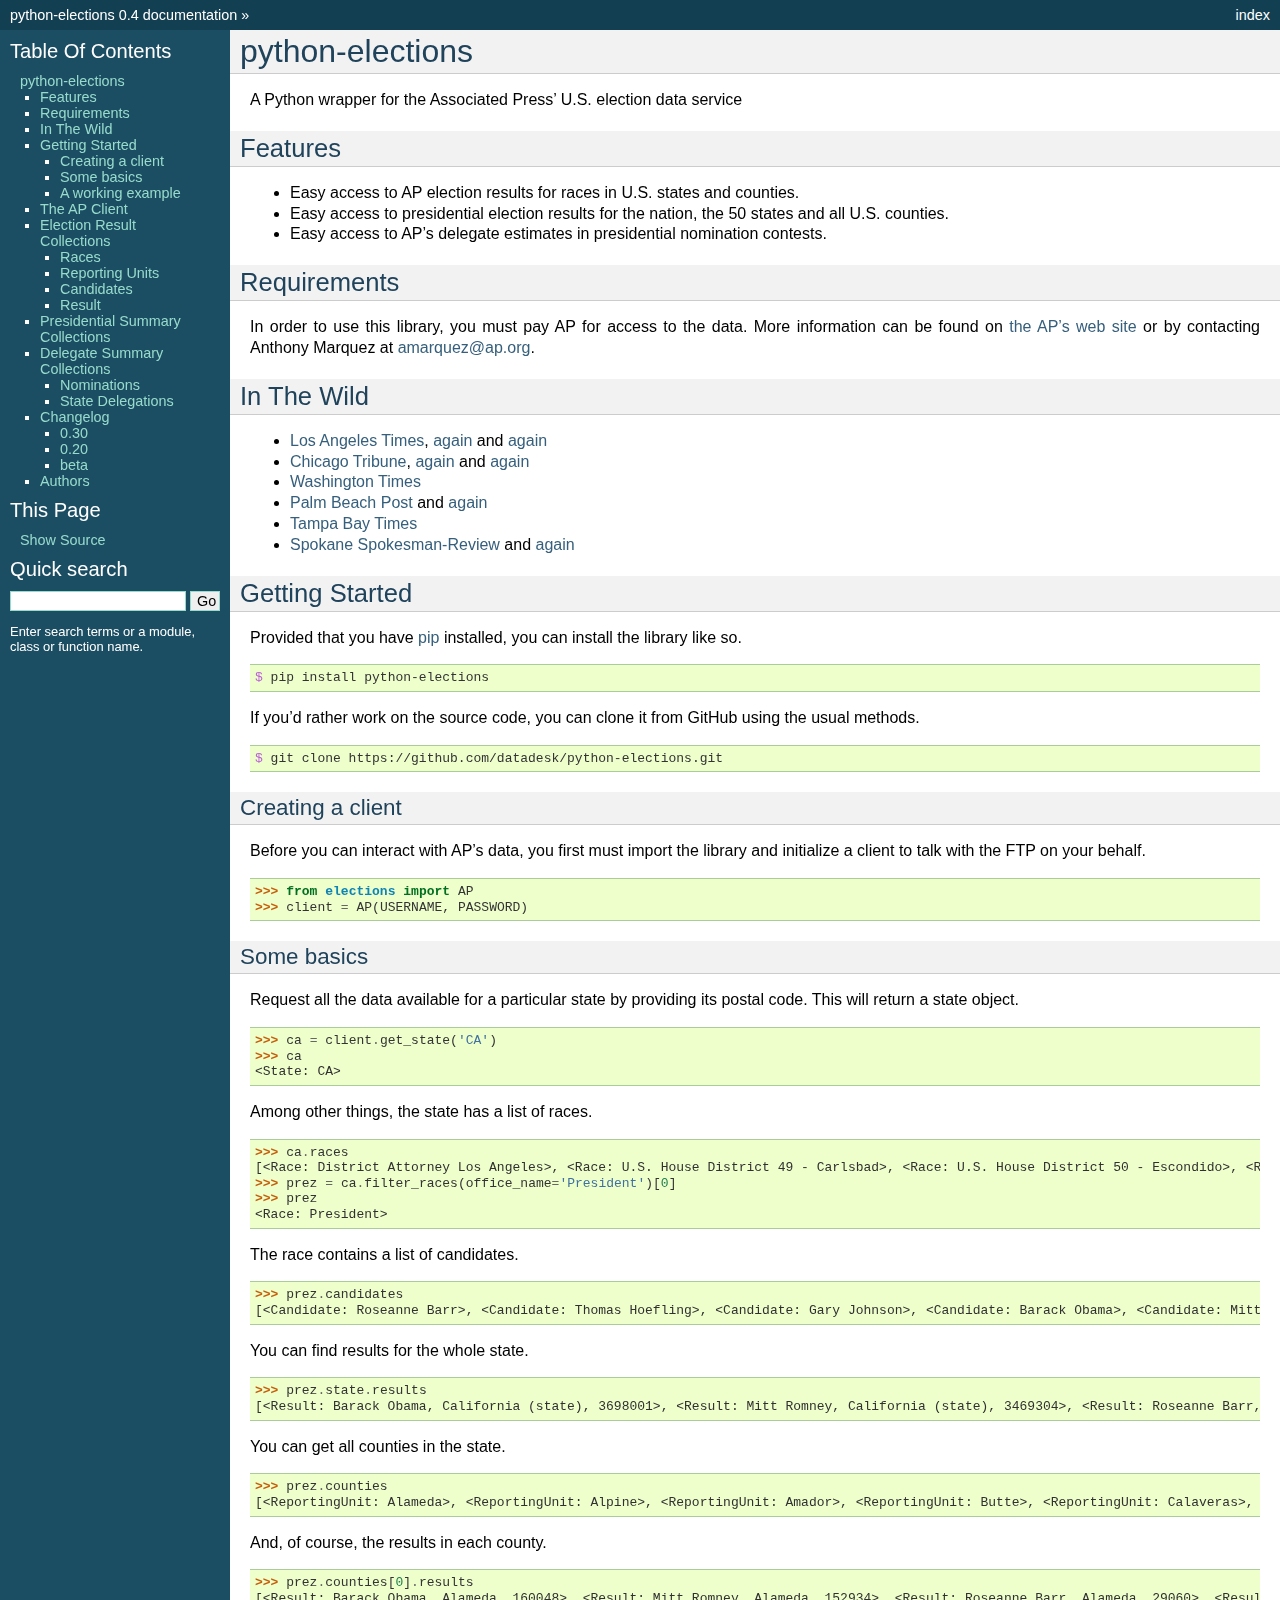
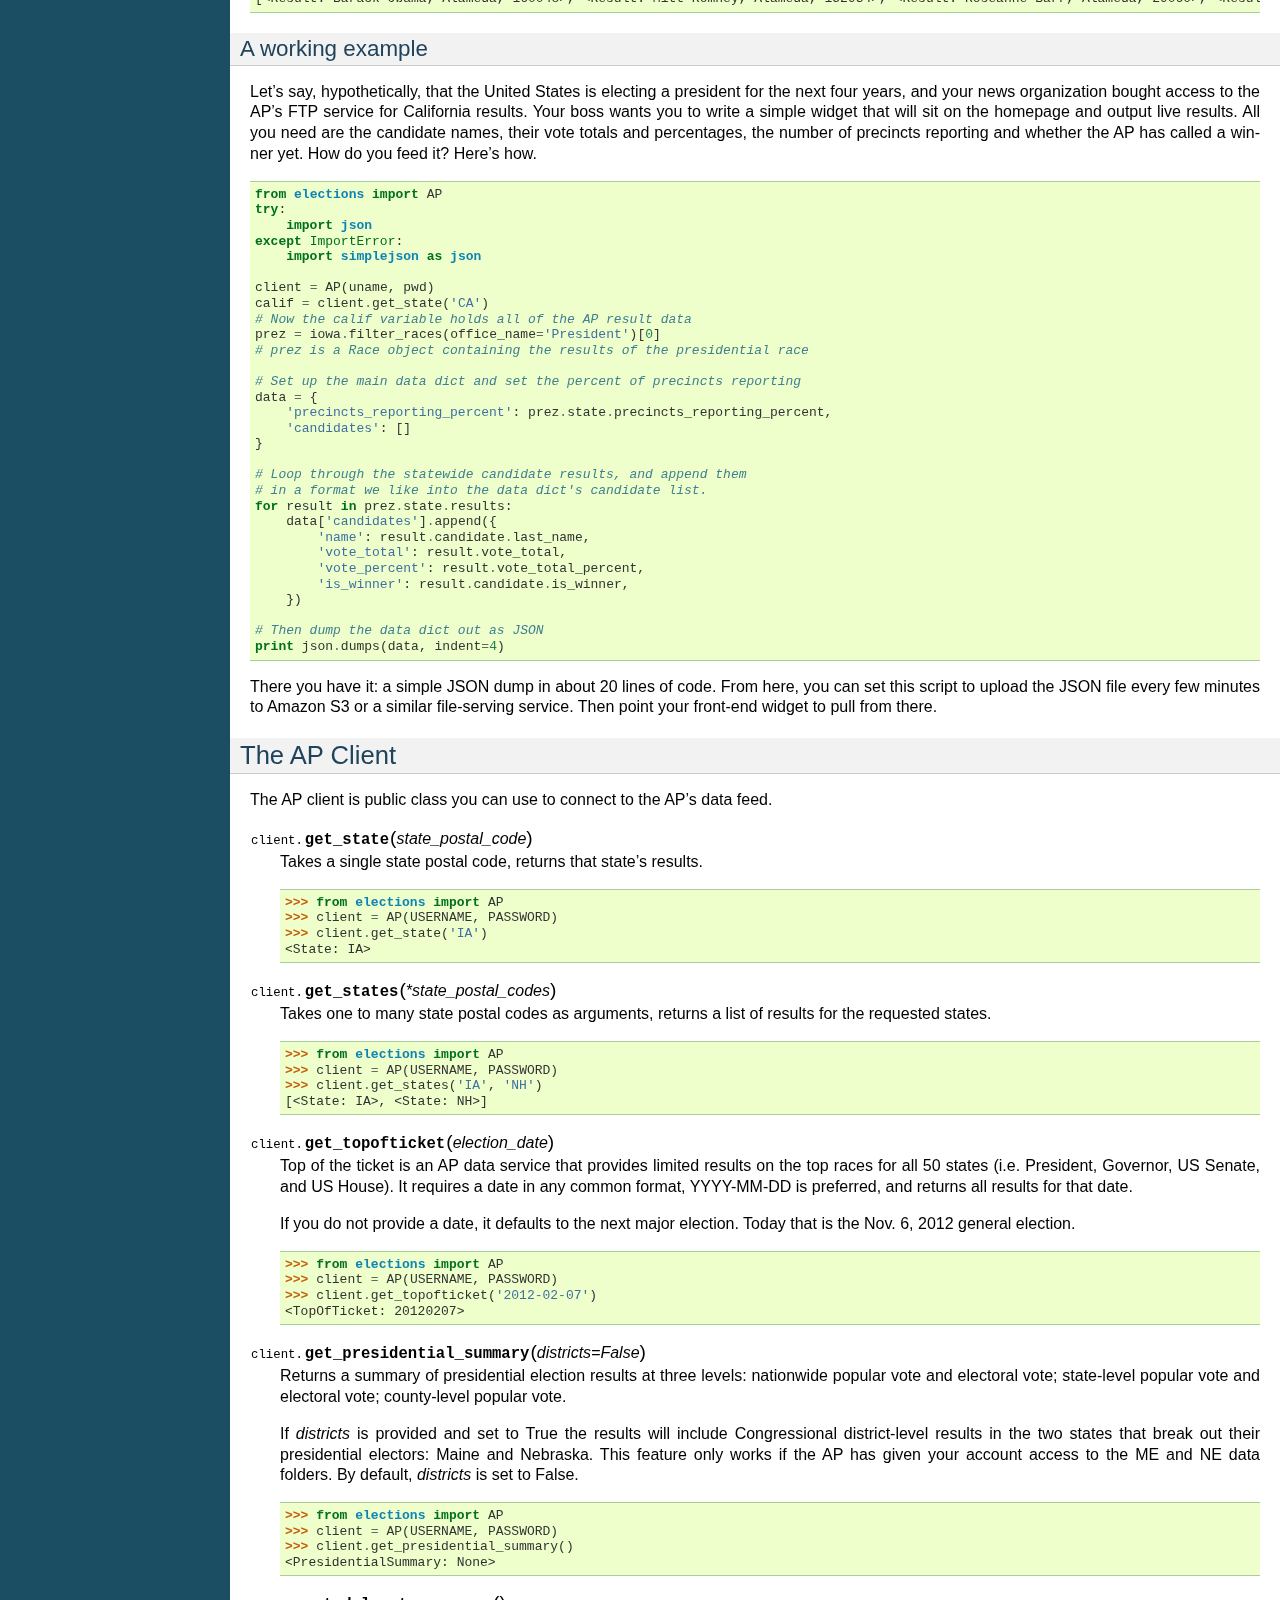
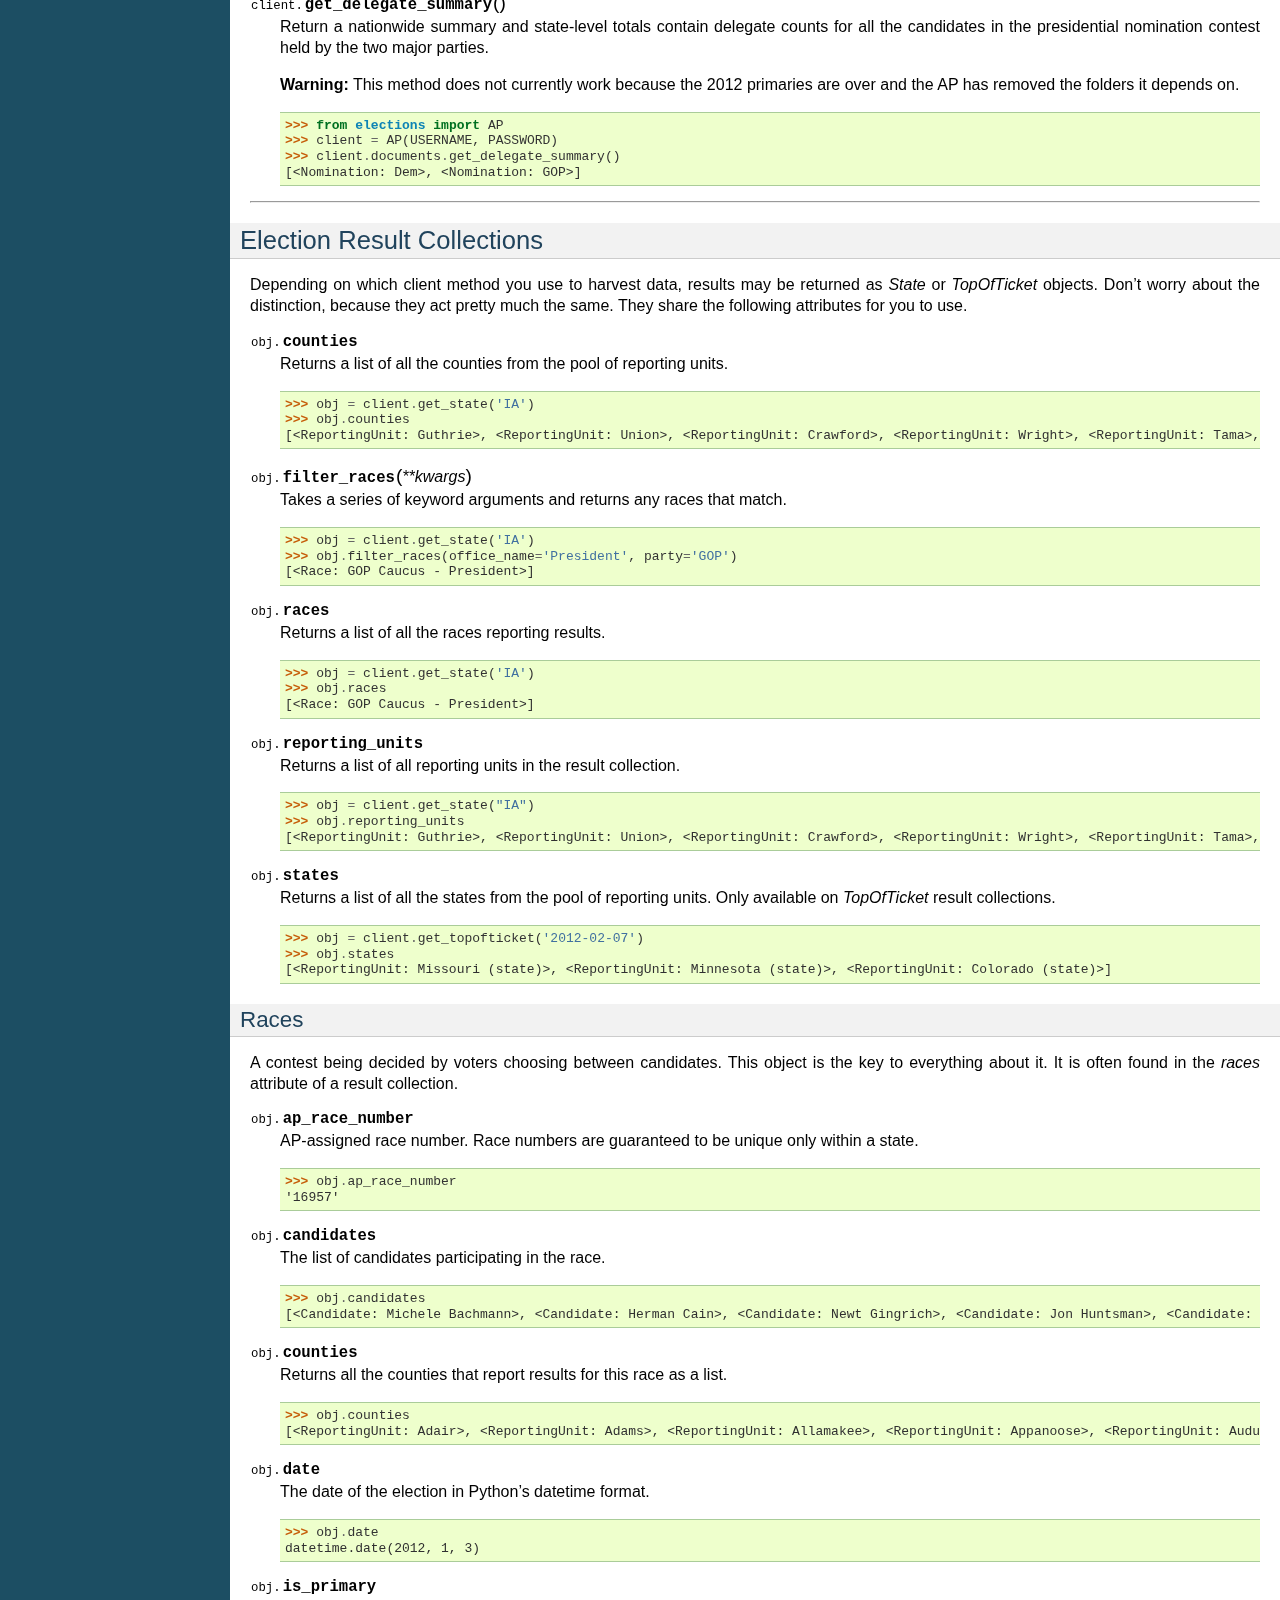
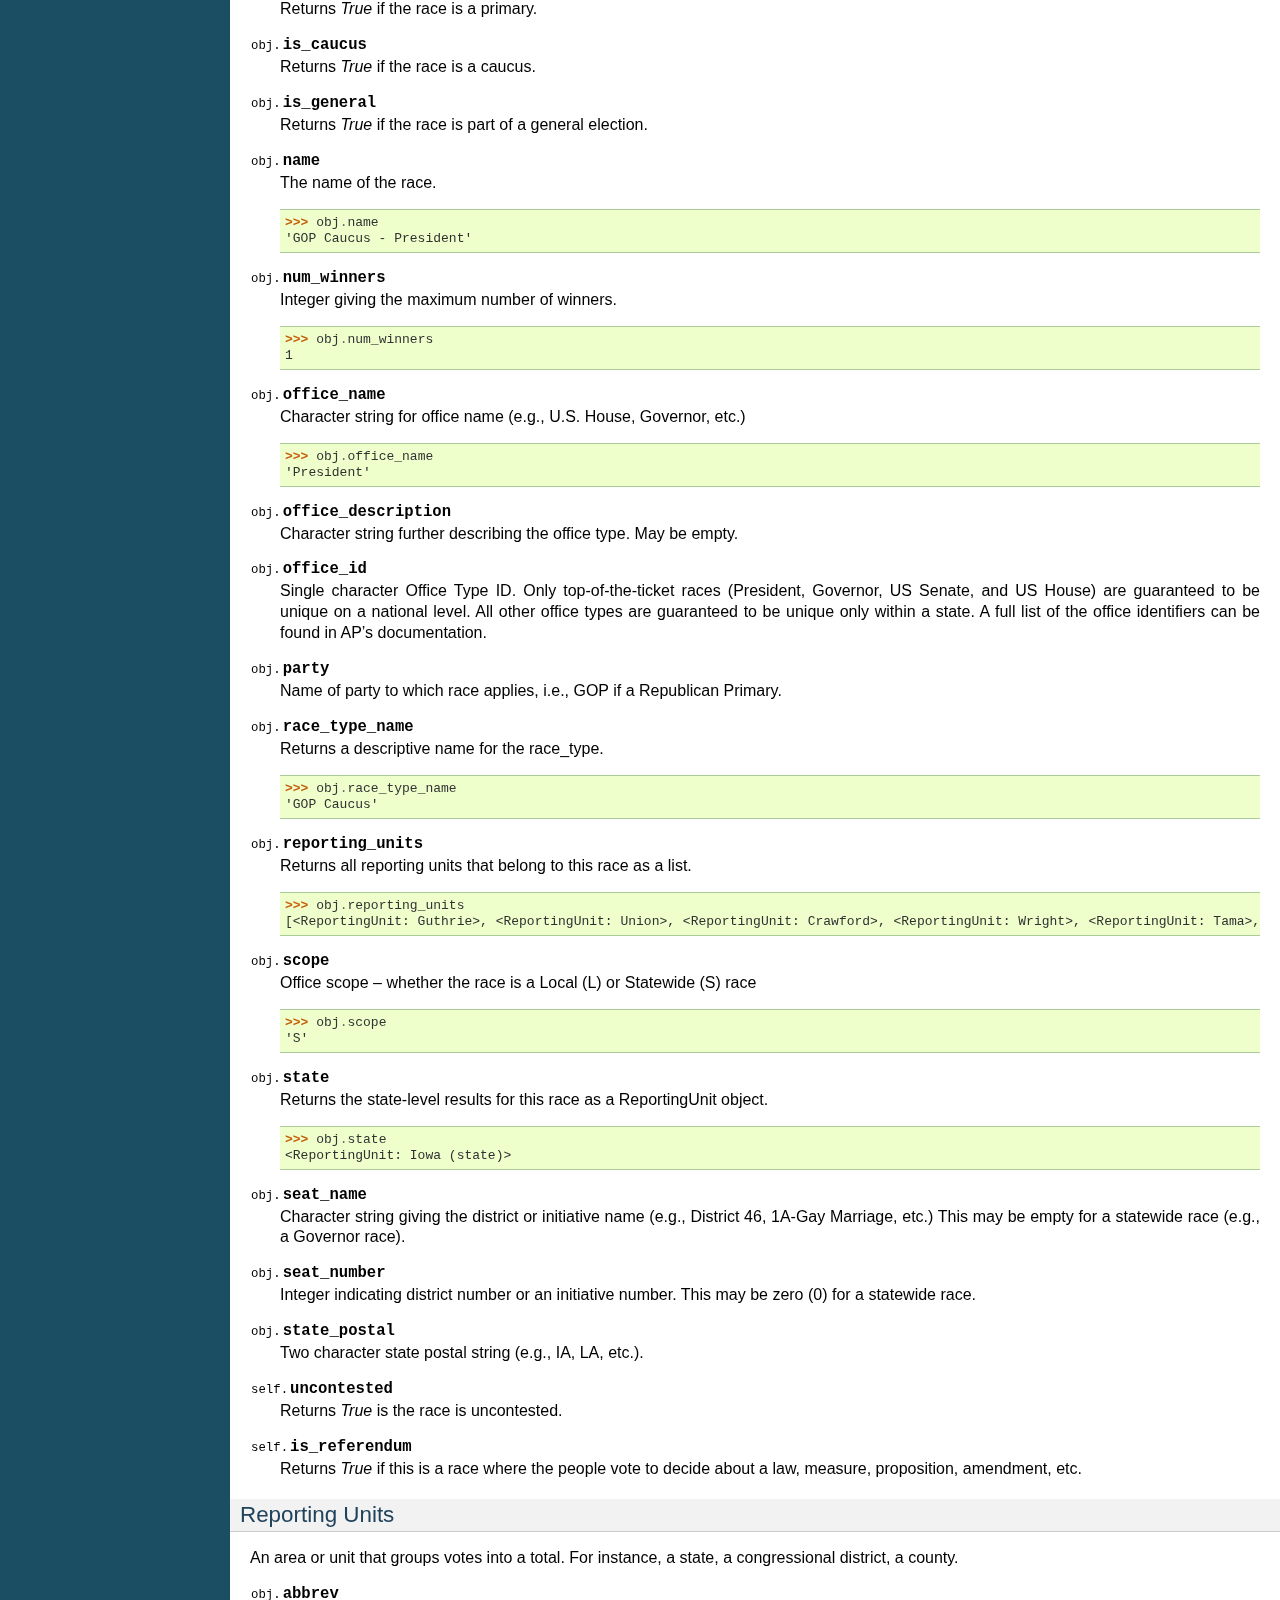
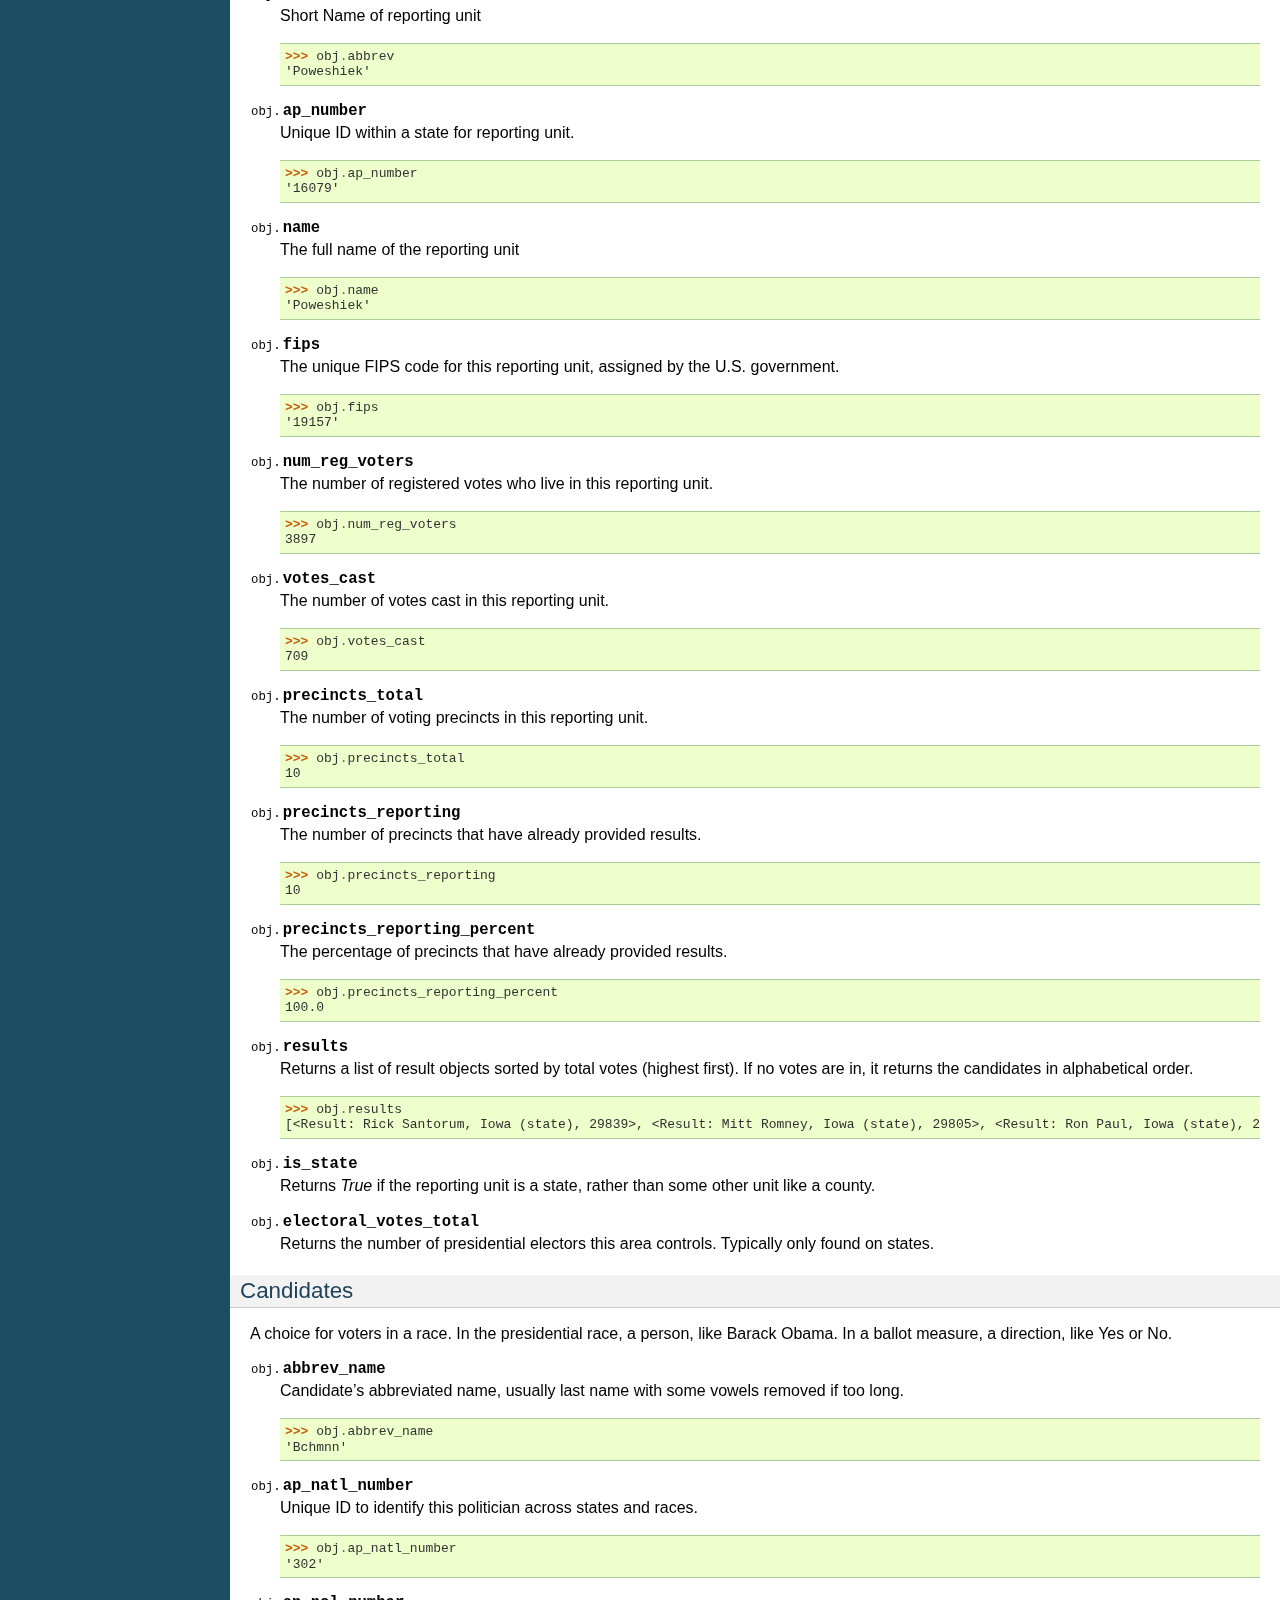
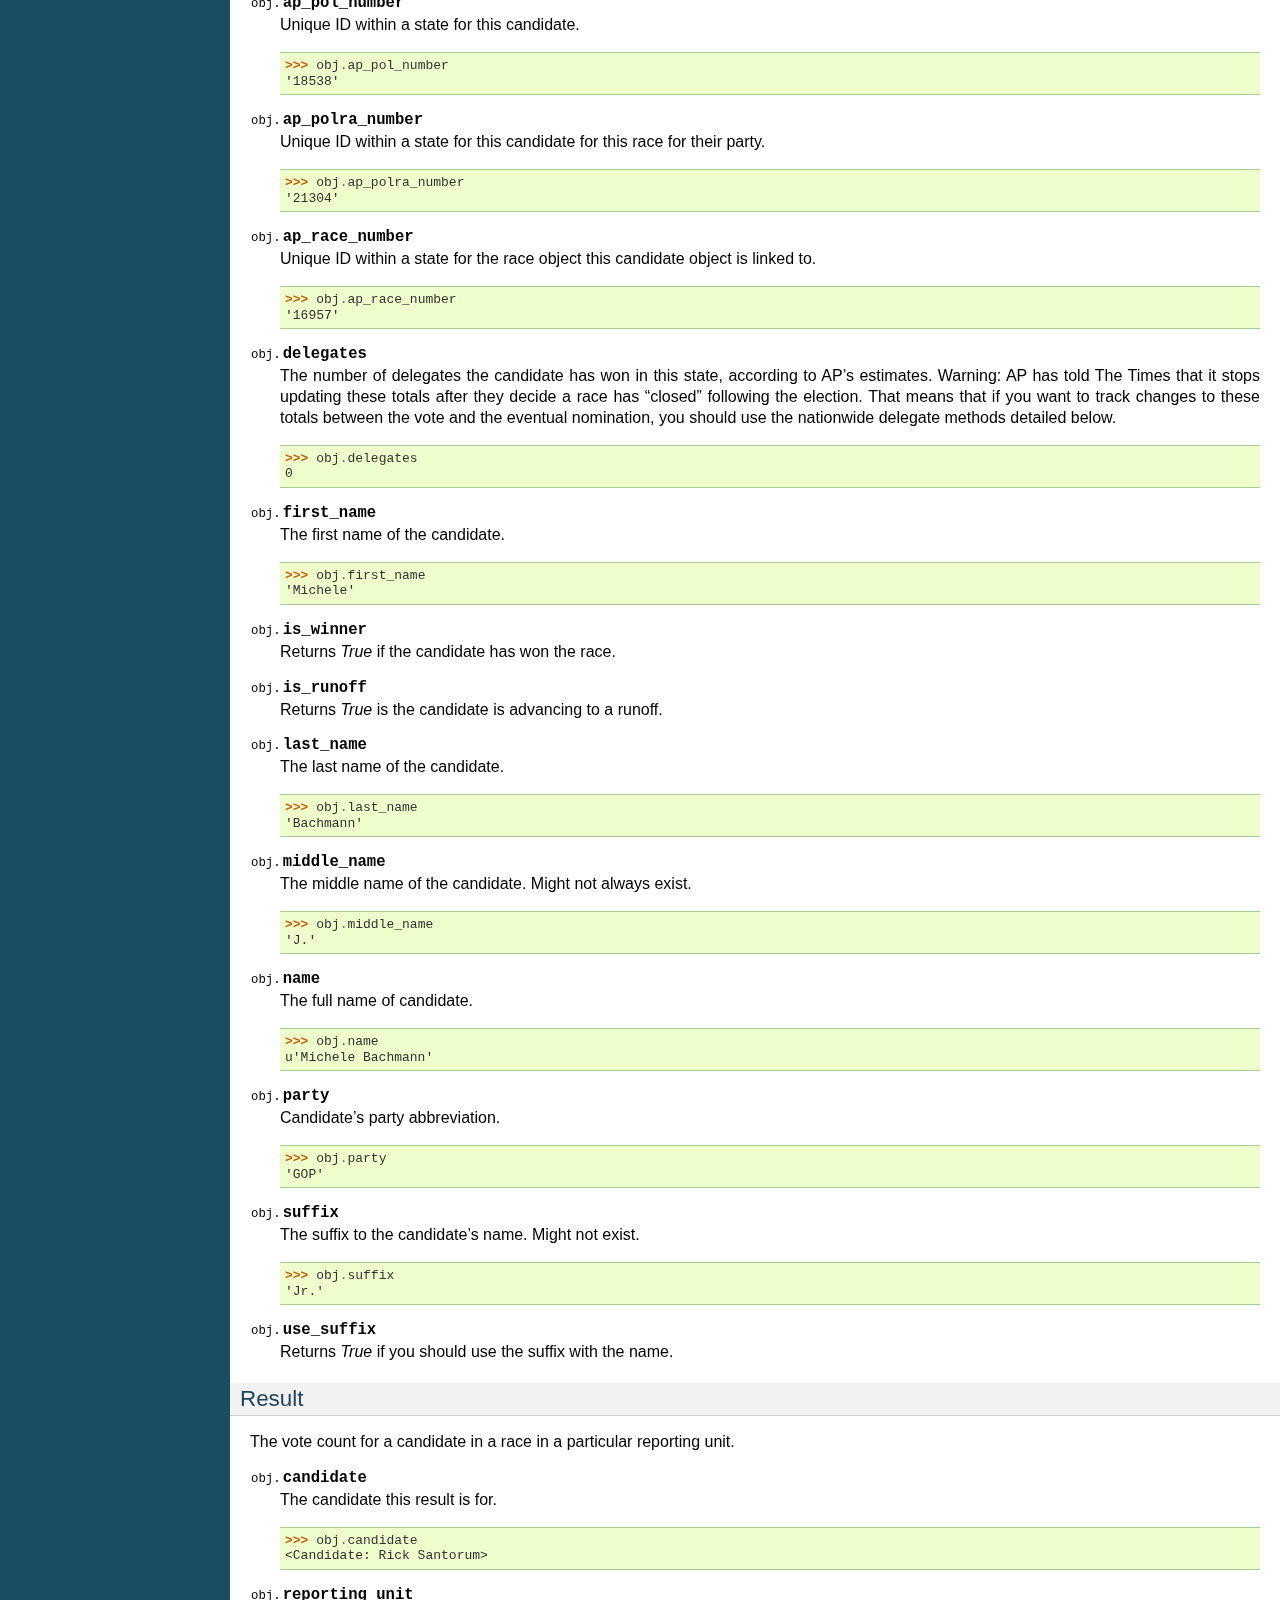
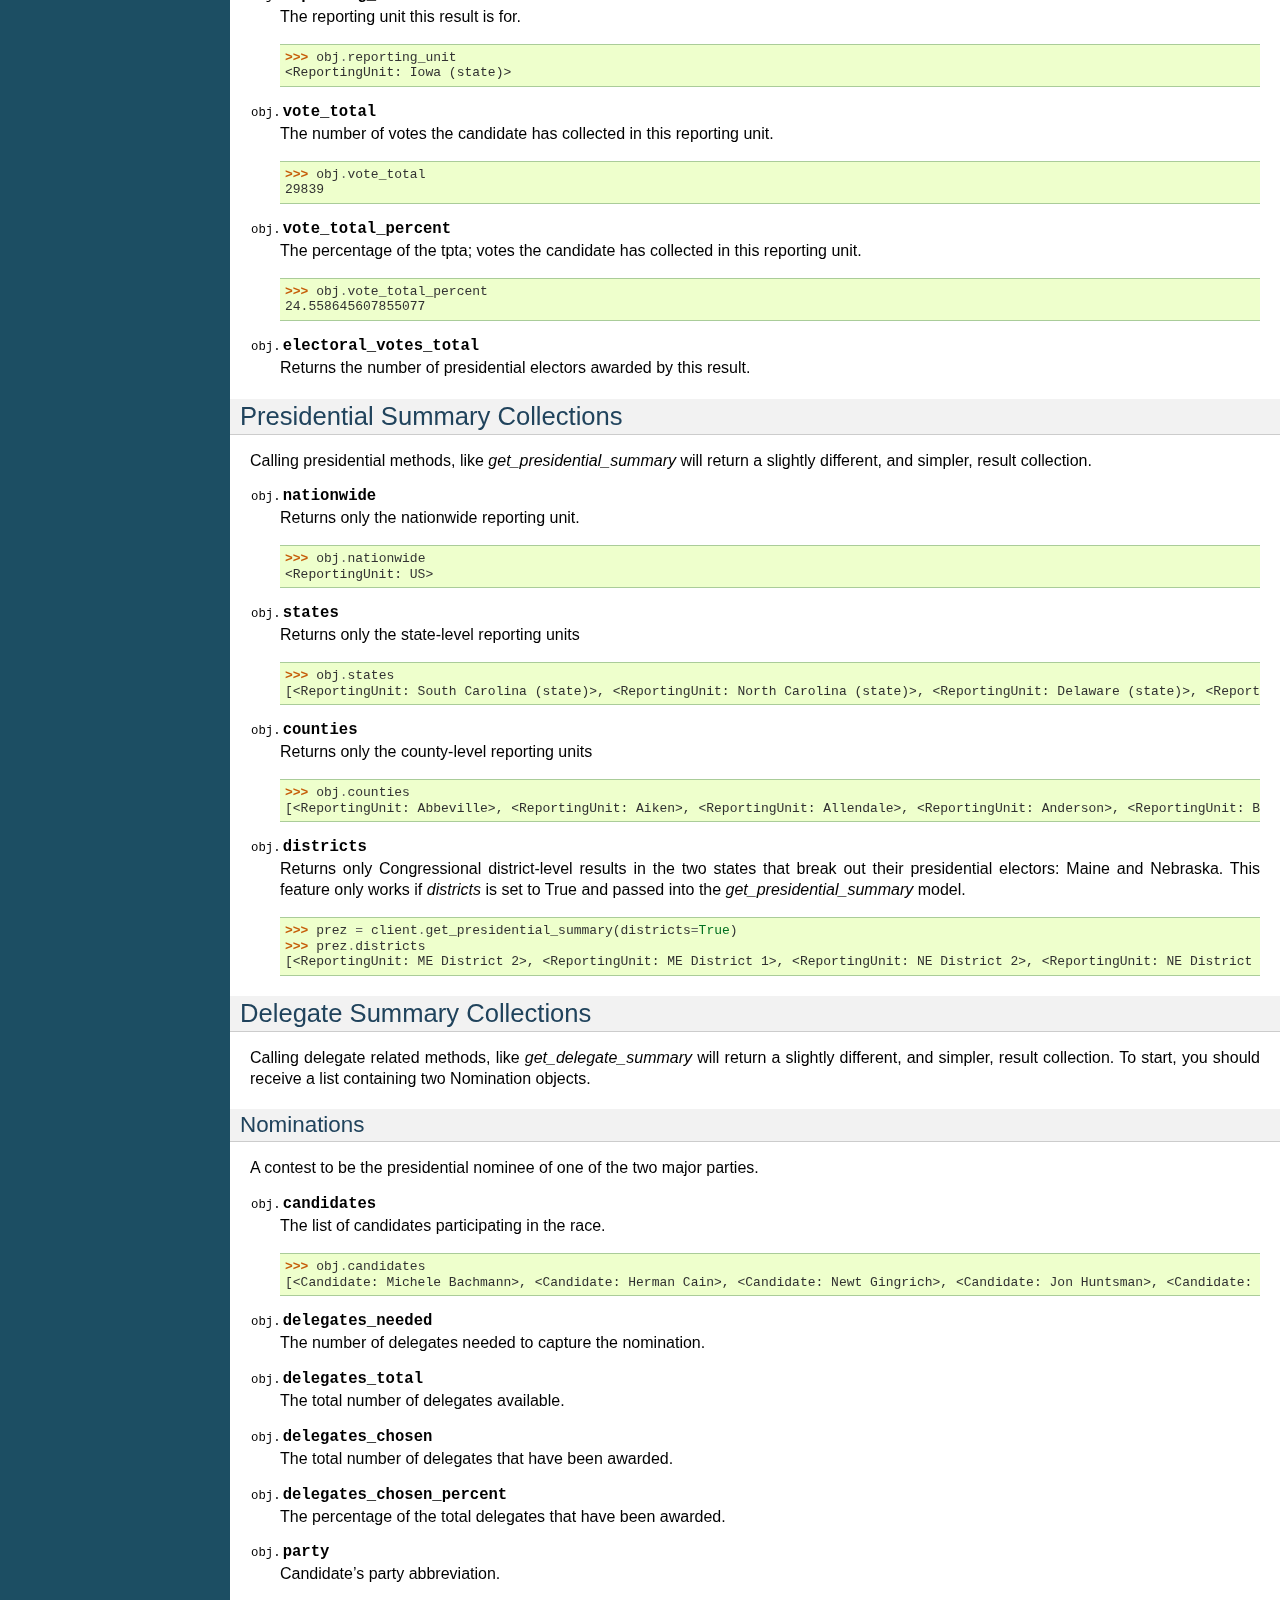
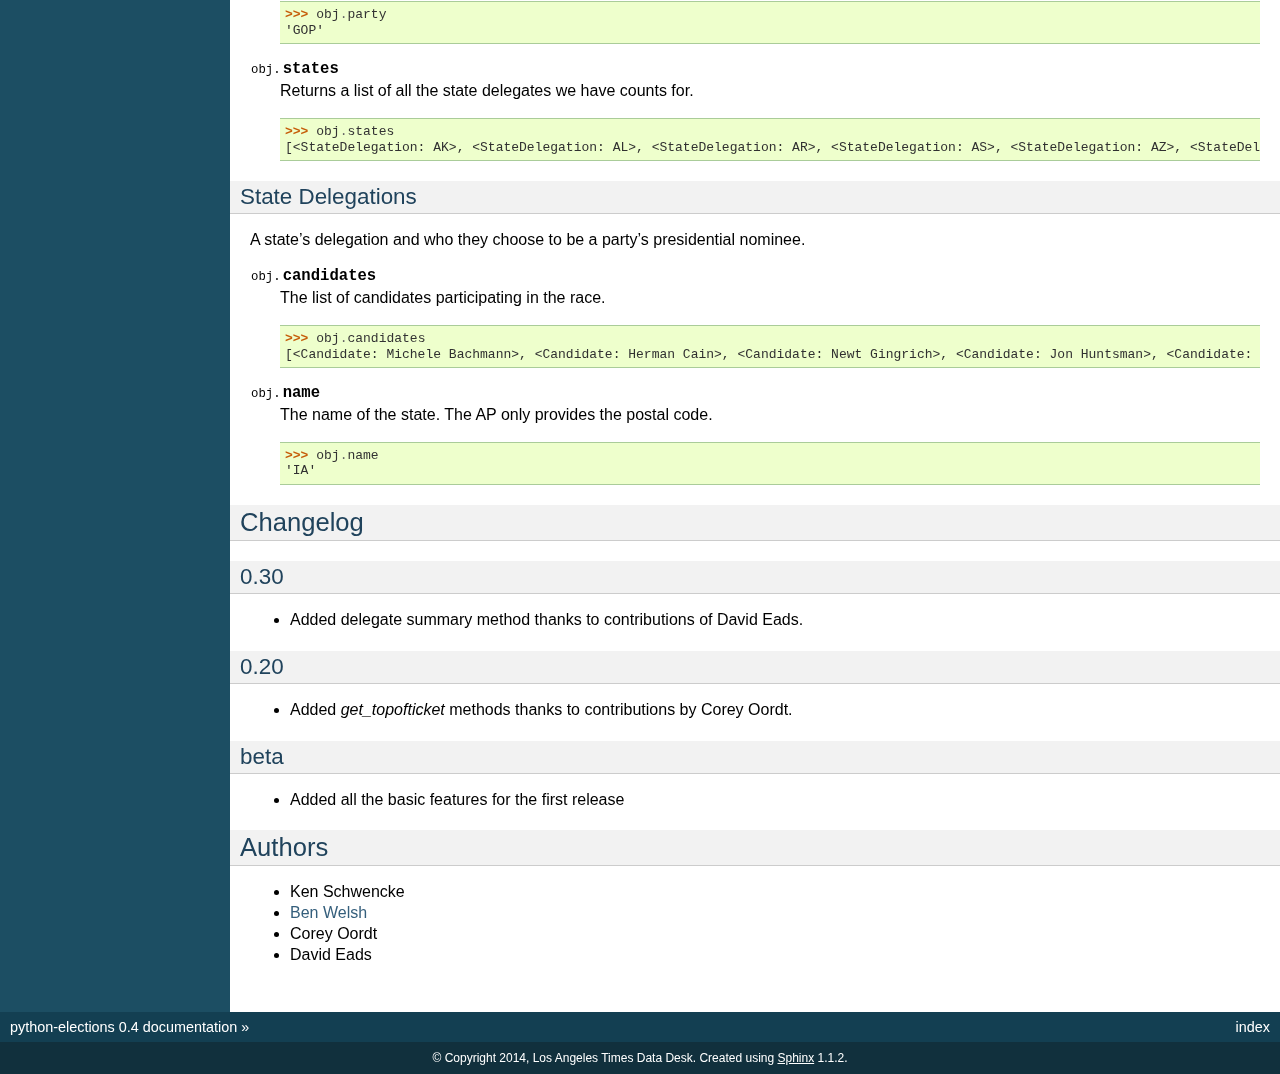
<file: docs/_build/html/index.html>
<!DOCTYPE html PUBLIC "-//W3C//DTD XHTML 1.0 Transitional//EN"
  "http://www.w3.org/TR/xhtml1/DTD/xhtml1-transitional.dtd">


<html xmlns="http://www.w3.org/1999/xhtml">
  <head>
    <meta http-equiv="Content-Type" content="text/html; charset=utf-8" />
    
    <title>python-elections &mdash; python-elections 0.4 documentation</title>
    
    <link rel="stylesheet" href="_static/default.css" type="text/css" />
    <link rel="stylesheet" href="_static/pygments.css" type="text/css" />
    
    <script type="text/javascript">
      var DOCUMENTATION_OPTIONS = {
        URL_ROOT:    '',
        VERSION:     '0.4',
        COLLAPSE_INDEX: false,
        FILE_SUFFIX: '.html',
        HAS_SOURCE:  true
      };
    </script>
    <script type="text/javascript" src="_static/jquery.js"></script>
    <script type="text/javascript" src="_static/underscore.js"></script>
    <script type="text/javascript" src="_static/doctools.js"></script>
    <link rel="top" title="python-elections 0.4 documentation" href="#" /> 
  </head>
  <body>
    <div class="related">
      <h3>Navigation</h3>
      <ul>
        <li class="right" style="margin-right: 10px">
          <a href="genindex.html" title="General Index"
             accesskey="I">index</a></li>
        <li><a href="#">python-elections 0.4 documentation</a> &raquo;</li> 
      </ul>
    </div>  

    <div class="document">
      <div class="documentwrapper">
        <div class="bodywrapper">
          <div class="body">
            
  <div class="section" id="python-elections">
<h1>python-elections<a class="headerlink" href="#python-elections" title="Permalink to this headline">¶</a></h1>
<p>A Python wrapper for the Associated Press&#8217; U.S. election data service</p>
<div class="section" id="features">
<h2>Features<a class="headerlink" href="#features" title="Permalink to this headline">¶</a></h2>
<ul class="simple">
<li>Easy access to AP election results for races in U.S. states and counties.</li>
<li>Easy access to presidential election results for the nation, the 50 states and all U.S. counties.</li>
<li>Easy access to AP’s delegate estimates in presidential nomination contests.</li>
</ul>
</div>
<div class="section" id="requirements">
<h2>Requirements<a class="headerlink" href="#requirements" title="Permalink to this headline">¶</a></h2>
<p>In order to use this library, you must pay AP for access to the data. More information can be found on <a class="reference external" href="http://www.apdigitalnews.com/ap_elections.html">the AP’s web site</a> or by contacting Anthony Marquez at <a class="reference external" href="mailto:amarquez&#37;&#52;&#48;ap&#46;org">amarquez<span>&#64;</span>ap<span>&#46;</span>org</a>.</p>
</div>
<div class="section" id="in-the-wild">
<h2>In The Wild<a class="headerlink" href="#in-the-wild" title="Permalink to this headline">¶</a></h2>
<ul class="simple">
<li><a class="reference external" href="http://graphics.latimes.com/2012-election-gop-primary-overview/">Los Angeles Times</a>, <a class="reference external" href="http://graphics.latimes.com/2012-election-results-national-map/">again</a> and <a class="reference external" href="http://graphics.latimes.com/2012-election-results-california/">again</a></li>
<li><a class="reference external" href="http://media.apps.chicagotribune.com/2012-elections/nh-primary.html">Chicago Tribune</a>, <a class="reference external" href="http://elections.chicagotribune.com/results/">again</a> and <a class="reference external" href="http://elections.chicagotribune.com/results/us-president/">again</a></li>
<li><a class="reference external" href="http://www.washingtontimes.com/campaign-2012/FL/live-map/">Washington Times</a></li>
<li><a class="reference external" href="http://www.palmbeachpost.com/news/see-results-from-every-florida-county-on-our-2140533.html">Palm Beach Post</a> and <a class="reference external" href="http://tampabay.com/tbprojects/elections/2012/results/results.html">again</a></li>
<li><a class="reference external" href="http://www.tampabay.com/specials/2012/reports/2012FloridaElectionResults/presidential_primary.shtml">Tampa Bay Times</a></li>
<li><a class="reference external" href="http://www.spokesman.com/elections/2012/idaho-primary-2012/">Spokane Spokesman-Review</a> and <a class="reference external" href="http://www.spokesman.com/elections/2012/washington-general-election/results/">again</a></li>
</ul>
</div>
<div class="section" id="getting-started">
<h2>Getting Started<a class="headerlink" href="#getting-started" title="Permalink to this headline">¶</a></h2>
<p>Provided that you have <a class="reference external" href="http://pypi.python.org/pypi/pip">pip</a> installed, you can install the library like so.</p>
<div class="highlight-bash"><div class="highlight"><pre><span class="nv">$ </span>pip install python-elections
</pre></div>
</div>
<p>If you&#8217;d rather work on the source code, you can clone it from GitHub using the usual methods.</p>
<div class="highlight-bash"><div class="highlight"><pre><span class="nv">$ </span>git clone https://github.com/datadesk/python-elections.git
</pre></div>
</div>
<div class="section" id="creating-a-client">
<h3>Creating a client<a class="headerlink" href="#creating-a-client" title="Permalink to this headline">¶</a></h3>
<p>Before you can interact with AP&#8217;s data, you first must import the library and initialize a client to talk with the FTP on your behalf.</p>
<div class="highlight-python"><div class="highlight"><pre><span class="gp">&gt;&gt;&gt; </span><span class="kn">from</span> <span class="nn">elections</span> <span class="kn">import</span> <span class="n">AP</span>
<span class="gp">&gt;&gt;&gt; </span><span class="n">client</span> <span class="o">=</span> <span class="n">AP</span><span class="p">(</span><span class="n">USERNAME</span><span class="p">,</span> <span class="n">PASSWORD</span><span class="p">)</span>
</pre></div>
</div>
</div>
<div class="section" id="some-basics">
<h3>Some basics<a class="headerlink" href="#some-basics" title="Permalink to this headline">¶</a></h3>
<p>Request all the data available for a particular state by providing its postal code. This will return a state object.</p>
<div class="highlight-python"><div class="highlight"><pre><span class="gp">&gt;&gt;&gt; </span><span class="n">ca</span> <span class="o">=</span> <span class="n">client</span><span class="o">.</span><span class="n">get_state</span><span class="p">(</span><span class="s">&#39;CA&#39;</span><span class="p">)</span>
<span class="gp">&gt;&gt;&gt; </span><span class="n">ca</span>
<span class="go">&lt;State: CA&gt;</span>
</pre></div>
</div>
<p>Among other things, the state has a list of races.</p>
<div class="highlight-python"><div class="highlight"><pre><span class="gp">&gt;&gt;&gt; </span><span class="n">ca</span><span class="o">.</span><span class="n">races</span>
<span class="go">[&lt;Race: District Attorney Los Angeles&gt;, &lt;Race: U.S. House District 49 - Carlsbad&gt;, &lt;Race: U.S. House District 50 - Escondido&gt;, &lt;Race: U.S. House District 51 - El Centro&gt;, &lt;Race: U.S. House District 53 - El Cajon&gt;, &lt;Race: State Senate District 1 - Redding&gt;, &lt;Race: State Senate District 5 - Stockton&gt;, &lt;Race: State Senate District 7 - Concord&gt;, &lt;Race: State Senate District 9 - Oakland&gt;, &lt;Race: State Senate District 11 - San Francisco&gt;, &lt;Race: State Assembly District 59 - Los Angeles&gt;, &lt;Race: State Assembly District 58 - Norwalk&gt;, &lt;Race: State Assembly District 61 - Riverside&gt;, &lt;Race: State Assembly District 60 - Riverside&gt;, &lt;Race: State Assembly District 63 - Lakewood&gt;, &lt;Race: State Assembly District 62 - Inglewood&gt;, &lt;Race: State Assembly District 65 - Anaheim&gt;, &lt;Race: State Assembly District 64 - Compton&gt;, &lt;Race: State Assembly District 67 - Murrieta&gt;, &lt;Race: State Assembly District 66 - Torrance&gt;,  ...]</span>
<span class="gp">&gt;&gt;&gt; </span><span class="n">prez</span> <span class="o">=</span> <span class="n">ca</span><span class="o">.</span><span class="n">filter_races</span><span class="p">(</span><span class="n">office_name</span><span class="o">=</span><span class="s">&#39;President&#39;</span><span class="p">)[</span><span class="mi">0</span><span class="p">]</span>
<span class="gp">&gt;&gt;&gt; </span><span class="n">prez</span>
<span class="go">&lt;Race: President&gt;</span>
</pre></div>
</div>
<p>The race contains a list of candidates.</p>
<div class="highlight-python"><div class="highlight"><pre><span class="gp">&gt;&gt;&gt; </span><span class="n">prez</span><span class="o">.</span><span class="n">candidates</span>
<span class="go">[&lt;Candidate: Roseanne Barr&gt;, &lt;Candidate: Thomas Hoefling&gt;, &lt;Candidate: Gary Johnson&gt;, &lt;Candidate: Barack Obama&gt;, &lt;Candidate: Mitt Romney&gt;, &lt;Candidate: Jill Stein&gt;]</span>
</pre></div>
</div>
<p>You can find results for the whole state.</p>
<div class="highlight-python"><div class="highlight"><pre><span class="gp">&gt;&gt;&gt; </span><span class="n">prez</span><span class="o">.</span><span class="n">state</span><span class="o">.</span><span class="n">results</span>
<span class="go">[&lt;Result: Barack Obama, California (state), 3698001&gt;, &lt;Result: Mitt Romney, California (state), 3469304&gt;, &lt;Result: Roseanne Barr, California (state), 657614&gt;, &lt;Result: Jill Stein, California (state), 585121&gt;, &lt;Result: Thomas Hoefling, California (state), 110465&gt;, &lt;Result: Gary Johnson, California (state), 109602&gt;]</span>
</pre></div>
</div>
<p>You can get all counties in the state.</p>
<div class="highlight-python"><div class="highlight"><pre><span class="gp">&gt;&gt;&gt; </span><span class="n">prez</span><span class="o">.</span><span class="n">counties</span>
<span class="go">[&lt;ReportingUnit: Alameda&gt;, &lt;ReportingUnit: Alpine&gt;, &lt;ReportingUnit: Amador&gt;, &lt;ReportingUnit: Butte&gt;, &lt;ReportingUnit: Calaveras&gt;, &lt;ReportingUnit: Colusa&gt;, &lt;ReportingUnit: Contra Costa&gt;, &lt;ReportingUnit: Del Norte&gt;, &lt;ReportingUnit: El Dorado&gt;, &lt;ReportingUnit: Fresno&gt;, &lt;ReportingUnit: Glenn&gt;, &lt;ReportingUnit: Humboldt&gt;, &lt;ReportingUnit: Imperial&gt;, &lt;ReportingUnit: Inyo&gt;, &lt;ReportingUnit: Kern&gt;, &lt;ReportingUnit: Kings&gt;, &lt;ReportingUnit: Lake&gt;, &lt;ReportingUnit: Lassen&gt;, &lt;ReportingUnit: Los Angeles&gt;, &lt;ReportingUnit: Madera&gt;, &lt;ReportingUnit: Marin&gt;, &lt;ReportingUnit: Mariposa&gt;, &lt;ReportingUnit: Mendocino&gt;, &lt;ReportingUnit: Merced&gt;, &lt;ReportingUnit: Modoc&gt;, &lt;ReportingUnit: Mono&gt;, &lt;ReportingUnit: Monterey&gt;, &lt;ReportingUnit: Napa&gt;, &lt;ReportingUnit: Nevada&gt;, &lt;ReportingUnit: Orange&gt;, &lt;ReportingUnit: Placer&gt;, &lt;ReportingUnit: Plumas&gt;, &lt;ReportingUnit: Riverside&gt;, &lt;ReportingUnit: Sacramento&gt;, &lt;ReportingUnit: San Benito&gt;, &lt;ReportingUnit: San Bernardino&gt;, &lt;ReportingUnit: San Diego&gt;, &lt;ReportingUnit: San Francisco&gt;, &lt;ReportingUnit: San Joaquin&gt;, &lt;ReportingUnit: San Luis Obispo&gt;, &lt;ReportingUnit: San Mateo&gt;, &lt;ReportingUnit: Santa Barbara&gt;, &lt;ReportingUnit: Santa Clara&gt;, &lt;ReportingUnit: Santa Cruz&gt;, &lt;ReportingUnit: Shasta&gt;, &lt;ReportingUnit: Sierra&gt;, &lt;ReportingUnit: Siskiyou&gt;, &lt;ReportingUnit: Solano&gt;, &lt;ReportingUnit: Sonoma&gt;, &lt;ReportingUnit: Stanislaus&gt;, &lt;ReportingUnit: Sutter&gt;, &lt;ReportingUnit: Tehama&gt;, &lt;ReportingUnit: Trinity&gt;, &lt;ReportingUnit: Tulare&gt;, &lt;ReportingUnit: Tuolumne&gt;, &lt;ReportingUnit: Ventura&gt;, &lt;ReportingUnit: Yolo&gt;, &lt;ReportingUnit: Yuba&gt;]</span>
</pre></div>
</div>
<p>And, of course, the results in each county.</p>
<div class="highlight-python"><div class="highlight"><pre><span class="gp">&gt;&gt;&gt; </span><span class="n">prez</span><span class="o">.</span><span class="n">counties</span><span class="p">[</span><span class="mi">0</span><span class="p">]</span><span class="o">.</span><span class="n">results</span>
<span class="go">[&lt;Result: Barack Obama, Alameda, 160048&gt;, &lt;Result: Mitt Romney, Alameda, 152934&gt;, &lt;Result: Roseanne Barr, Alameda, 29060&gt;, &lt;Result: Jill Stein, Alameda, 26147&gt;, &lt;Result: Thomas Hoefling, Alameda, 4966&gt;, &lt;Result: Gary Johnson, Alameda, 4912&gt;]</span>
</pre></div>
</div>
</div>
<div class="section" id="a-working-example">
<h3>A working example<a class="headerlink" href="#a-working-example" title="Permalink to this headline">¶</a></h3>
<p>Let’s say, hypothetically, that the United States is electing a president for the next four years, and your news or­gan­iz­a­tion bought ac­cess to the AP’s FTP ser­vice for California results. Your boss wants you to write a simple wid­get that will sit on the homepage and out­put live res­ults. All you need are the can­did­ate names, their vote totals and per­cent­ages, the num­ber of pre­cincts re­port­ing and wheth­er the AP has called a win­ner yet. How do you feed it? Here&#8217;s how.</p>
<div class="highlight-python"><div class="highlight"><pre><span class="kn">from</span> <span class="nn">elections</span> <span class="kn">import</span> <span class="n">AP</span>
<span class="k">try</span><span class="p">:</span>
    <span class="kn">import</span> <span class="nn">json</span>
<span class="k">except</span> <span class="ne">ImportError</span><span class="p">:</span>
    <span class="kn">import</span> <span class="nn">simplejson</span> <span class="kn">as</span> <span class="nn">json</span>

<span class="n">client</span> <span class="o">=</span> <span class="n">AP</span><span class="p">(</span><span class="n">uname</span><span class="p">,</span> <span class="n">pwd</span><span class="p">)</span>
<span class="n">calif</span> <span class="o">=</span> <span class="n">client</span><span class="o">.</span><span class="n">get_state</span><span class="p">(</span><span class="s">&#39;CA&#39;</span><span class="p">)</span>
<span class="c"># Now the calif variable holds all of the AP result data</span>
<span class="n">prez</span> <span class="o">=</span> <span class="n">iowa</span><span class="o">.</span><span class="n">filter_races</span><span class="p">(</span><span class="n">office_name</span><span class="o">=</span><span class="s">&#39;President&#39;</span><span class="p">)[</span><span class="mi">0</span><span class="p">]</span>
<span class="c"># prez is a Race object containing the results of the presidential race</span>

<span class="c"># Set up the main data dict and set the percent of precincts reporting</span>
<span class="n">data</span> <span class="o">=</span> <span class="p">{</span>
    <span class="s">&#39;precincts_reporting_percent&#39;</span><span class="p">:</span> <span class="n">prez</span><span class="o">.</span><span class="n">state</span><span class="o">.</span><span class="n">precincts_reporting_percent</span><span class="p">,</span>
    <span class="s">&#39;candidates&#39;</span><span class="p">:</span> <span class="p">[]</span>
<span class="p">}</span>

<span class="c"># Loop through the statewide candidate results, and append them</span>
<span class="c"># in a format we like into the data dict&#39;s candidate list.</span>
<span class="k">for</span> <span class="n">result</span> <span class="ow">in</span> <span class="n">prez</span><span class="o">.</span><span class="n">state</span><span class="o">.</span><span class="n">results</span><span class="p">:</span>
    <span class="n">data</span><span class="p">[</span><span class="s">&#39;candidates&#39;</span><span class="p">]</span><span class="o">.</span><span class="n">append</span><span class="p">({</span>
        <span class="s">&#39;name&#39;</span><span class="p">:</span> <span class="n">result</span><span class="o">.</span><span class="n">candidate</span><span class="o">.</span><span class="n">last_name</span><span class="p">,</span>
        <span class="s">&#39;vote_total&#39;</span><span class="p">:</span> <span class="n">result</span><span class="o">.</span><span class="n">vote_total</span><span class="p">,</span>
        <span class="s">&#39;vote_percent&#39;</span><span class="p">:</span> <span class="n">result</span><span class="o">.</span><span class="n">vote_total_percent</span><span class="p">,</span>
        <span class="s">&#39;is_winner&#39;</span><span class="p">:</span> <span class="n">result</span><span class="o">.</span><span class="n">candidate</span><span class="o">.</span><span class="n">is_winner</span><span class="p">,</span>
    <span class="p">})</span>

<span class="c"># Then dump the data dict out as JSON</span>
<span class="k">print</span> <span class="n">json</span><span class="o">.</span><span class="n">dumps</span><span class="p">(</span><span class="n">data</span><span class="p">,</span> <span class="n">indent</span><span class="o">=</span><span class="mi">4</span><span class="p">)</span>
</pre></div>
</div>
<p>There you have it: a simple JSON dump in about 20 lines of code. From here, you can set this script to up­load the JSON file every few minutes to Amazon S3 or a sim­il­ar file-serving ser­vice. Then point your front-end wid­get to pull from there.</p>
</div>
</div>
<div class="section" id="the-ap-client">
<h2>The AP Client<a class="headerlink" href="#the-ap-client" title="Permalink to this headline">¶</a></h2>
<p>The AP client is public class you can use to connect to the AP&#8217;s data feed.</p>
<dl class="function">
<dt id="client.get_state">
<tt class="descclassname">client.</tt><tt class="descname">get_state</tt><big>(</big><em>state_postal_code</em><big>)</big><a class="headerlink" href="#client.get_state" title="Permalink to this definition">¶</a></dt>
<dd><p>Takes a single state postal code, returns that state&#8217;s results.</p>
<div class="highlight-python"><div class="highlight"><pre><span class="gp">&gt;&gt;&gt; </span><span class="kn">from</span> <span class="nn">elections</span> <span class="kn">import</span> <span class="n">AP</span>
<span class="gp">&gt;&gt;&gt; </span><span class="n">client</span> <span class="o">=</span> <span class="n">AP</span><span class="p">(</span><span class="n">USERNAME</span><span class="p">,</span> <span class="n">PASSWORD</span><span class="p">)</span>
<span class="gp">&gt;&gt;&gt; </span><span class="n">client</span><span class="o">.</span><span class="n">get_state</span><span class="p">(</span><span class="s">&#39;IA&#39;</span><span class="p">)</span>
<span class="go">&lt;State: IA&gt;</span>
</pre></div>
</div>
</dd></dl>

<dl class="function">
<dt id="client.get_states">
<tt class="descclassname">client.</tt><tt class="descname">get_states</tt><big>(</big><em>*state_postal_codes</em><big>)</big><a class="headerlink" href="#client.get_states" title="Permalink to this definition">¶</a></dt>
<dd><p>Takes one to many state postal codes as arguments, returns a list of results for the requested states.</p>
<div class="highlight-python"><div class="highlight"><pre><span class="gp">&gt;&gt;&gt; </span><span class="kn">from</span> <span class="nn">elections</span> <span class="kn">import</span> <span class="n">AP</span>
<span class="gp">&gt;&gt;&gt; </span><span class="n">client</span> <span class="o">=</span> <span class="n">AP</span><span class="p">(</span><span class="n">USERNAME</span><span class="p">,</span> <span class="n">PASSWORD</span><span class="p">)</span>
<span class="gp">&gt;&gt;&gt; </span><span class="n">client</span><span class="o">.</span><span class="n">get_states</span><span class="p">(</span><span class="s">&#39;IA&#39;</span><span class="p">,</span> <span class="s">&#39;NH&#39;</span><span class="p">)</span>
<span class="go">[&lt;State: IA&gt;, &lt;State: NH&gt;]</span>
</pre></div>
</div>
</dd></dl>

<dl class="function">
<dt id="client.get_topofticket">
<tt class="descclassname">client.</tt><tt class="descname">get_topofticket</tt><big>(</big><em>election_date</em><big>)</big><a class="headerlink" href="#client.get_topofticket" title="Permalink to this definition">¶</a></dt>
<dd><p>Top of the ticket is an AP data service that provides limited results on the top races for all 50 states (i.e. President, Governor, US Senate, and US House). It requires a date in any common format, YYYY-MM-DD is preferred, and returns all results for that date.</p>
<p>If you do not provide a date, it defaults to the next major election. Today that is the Nov. 6, 2012 general election.</p>
<div class="highlight-python"><div class="highlight"><pre><span class="gp">&gt;&gt;&gt; </span><span class="kn">from</span> <span class="nn">elections</span> <span class="kn">import</span> <span class="n">AP</span>
<span class="gp">&gt;&gt;&gt; </span><span class="n">client</span> <span class="o">=</span> <span class="n">AP</span><span class="p">(</span><span class="n">USERNAME</span><span class="p">,</span> <span class="n">PASSWORD</span><span class="p">)</span>
<span class="gp">&gt;&gt;&gt; </span><span class="n">client</span><span class="o">.</span><span class="n">get_topofticket</span><span class="p">(</span><span class="s">&#39;2012-02-07&#39;</span><span class="p">)</span>
<span class="go">&lt;TopOfTicket: 20120207&gt;</span>
</pre></div>
</div>
</dd></dl>

<dl class="function">
<dt id="client.get_presidential_summary">
<tt class="descclassname">client.</tt><tt class="descname">get_presidential_summary</tt><big>(</big><em>districts=False</em><big>)</big><a class="headerlink" href="#client.get_presidential_summary" title="Permalink to this definition">¶</a></dt>
<dd><p>Returns a summary of presidential election results at three levels: nationwide popular vote and electoral vote; state-level popular vote and electoral vote; county-level popular vote.</p>
<p>If <cite>districts</cite> is provided and set to True the results will include Congressional district-level results in the two states that break out their presidential electors: Maine and Nebraska. This feature only works if the AP has given your account access to the ME and NE data folders. By default, <cite>districts</cite> is set to False.</p>
<div class="highlight-python"><div class="highlight"><pre><span class="gp">&gt;&gt;&gt; </span><span class="kn">from</span> <span class="nn">elections</span> <span class="kn">import</span> <span class="n">AP</span>
<span class="gp">&gt;&gt;&gt; </span><span class="n">client</span> <span class="o">=</span> <span class="n">AP</span><span class="p">(</span><span class="n">USERNAME</span><span class="p">,</span> <span class="n">PASSWORD</span><span class="p">)</span>
<span class="gp">&gt;&gt;&gt; </span><span class="n">client</span><span class="o">.</span><span class="n">get_presidential_summary</span><span class="p">()</span>
<span class="go">&lt;PresidentialSummary: None&gt;</span>
</pre></div>
</div>
</dd></dl>

<dl class="function">
<dt id="client.get_delegate_summary">
<tt class="descclassname">client.</tt><tt class="descname">get_delegate_summary</tt><big>(</big><big>)</big><a class="headerlink" href="#client.get_delegate_summary" title="Permalink to this definition">¶</a></dt>
<dd><p>Return a nationwide summary and state-level totals contain delegate counts for all the candidates in the presidential nomination contest held by the two major parties.</p>
<p><strong>Warning:</strong> This method does not currently work because the 2012 primaries are over and the AP has removed the folders it depends on.</p>
<div class="highlight-python"><div class="highlight"><pre><span class="gp">&gt;&gt;&gt; </span><span class="kn">from</span> <span class="nn">elections</span> <span class="kn">import</span> <span class="n">AP</span>
<span class="gp">&gt;&gt;&gt; </span><span class="n">client</span> <span class="o">=</span> <span class="n">AP</span><span class="p">(</span><span class="n">USERNAME</span><span class="p">,</span> <span class="n">PASSWORD</span><span class="p">)</span>
<span class="gp">&gt;&gt;&gt; </span><span class="n">client</span><span class="o">.</span><span class="n">documents</span><span class="o">.</span><span class="n">get_delegate_summary</span><span class="p">()</span>
<span class="go">[&lt;Nomination: Dem&gt;, &lt;Nomination: GOP&gt;]</span>
</pre></div>
</div>
</dd></dl>

<hr></div>
<div class="section" id="election-result-collections">
<h2>Election Result Collections<a class="headerlink" href="#election-result-collections" title="Permalink to this headline">¶</a></h2>
<p>Depending on which client method you use to harvest data, results may be returned as <cite>State</cite> or <cite>TopOfTicket</cite> objects. Don&#8217;t worry about the distinction, because they act pretty much the same. They share the following attributes for you to use.</p>
<dl class="attribute">
<dt id="obj.counties">
<tt class="descclassname">obj.</tt><tt class="descname">counties</tt><a class="headerlink" href="#obj.counties" title="Permalink to this definition">¶</a></dt>
<dd><p>Returns a list of all the counties from the pool of reporting units.</p>
<div class="highlight-python"><div class="highlight"><pre><span class="gp">&gt;&gt;&gt; </span><span class="n">obj</span> <span class="o">=</span> <span class="n">client</span><span class="o">.</span><span class="n">get_state</span><span class="p">(</span><span class="s">&#39;IA&#39;</span><span class="p">)</span>
<span class="gp">&gt;&gt;&gt; </span><span class="n">obj</span><span class="o">.</span><span class="n">counties</span>
<span class="go">[&lt;ReportingUnit: Guthrie&gt;, &lt;ReportingUnit: Union&gt;, &lt;ReportingUnit: Crawford&gt;, &lt;ReportingUnit: Wright&gt;, &lt;ReportingUnit: Tama&gt;, &lt;ReportingUnit: Hamilton&gt;, &lt;ReportingUnit: Worth&gt;, &lt;ReportingUnit: Hancock&gt;, &lt;ReportingUnit: Cherokee&gt;, &lt;ReportingUnit: Carroll&gt;, &lt;ReportingUnit: Webster&gt;, &lt;ReportingUnit: Clarke&gt;, ...]</span>
</pre></div>
</div>
</dd></dl>

<dl class="function">
<dt id="obj.filter_races">
<tt class="descclassname">obj.</tt><tt class="descname">filter_races</tt><big>(</big><em>**kwargs</em><big>)</big><a class="headerlink" href="#obj.filter_races" title="Permalink to this definition">¶</a></dt>
<dd><p>Takes a series of keyword arguments and returns any races that match.</p>
<div class="highlight-python"><div class="highlight"><pre><span class="gp">&gt;&gt;&gt; </span><span class="n">obj</span> <span class="o">=</span> <span class="n">client</span><span class="o">.</span><span class="n">get_state</span><span class="p">(</span><span class="s">&#39;IA&#39;</span><span class="p">)</span>
<span class="gp">&gt;&gt;&gt; </span><span class="n">obj</span><span class="o">.</span><span class="n">filter_races</span><span class="p">(</span><span class="n">office_name</span><span class="o">=</span><span class="s">&#39;President&#39;</span><span class="p">,</span> <span class="n">party</span><span class="o">=</span><span class="s">&#39;GOP&#39;</span><span class="p">)</span>
<span class="go">[&lt;Race: GOP Caucus - President&gt;]</span>
</pre></div>
</div>
</dd></dl>

<dl class="attribute">
<dt id="obj.races">
<tt class="descclassname">obj.</tt><tt class="descname">races</tt><a class="headerlink" href="#obj.races" title="Permalink to this definition">¶</a></dt>
<dd><p>Returns a list of all the races reporting results.</p>
<div class="highlight-python"><div class="highlight"><pre><span class="gp">&gt;&gt;&gt; </span><span class="n">obj</span> <span class="o">=</span> <span class="n">client</span><span class="o">.</span><span class="n">get_state</span><span class="p">(</span><span class="s">&#39;IA&#39;</span><span class="p">)</span>
<span class="gp">&gt;&gt;&gt; </span><span class="n">obj</span><span class="o">.</span><span class="n">races</span>
<span class="go">[&lt;Race: GOP Caucus - President&gt;]</span>
</pre></div>
</div>
</dd></dl>

<dl class="attribute">
<dt id="obj.reporting_units">
<tt class="descclassname">obj.</tt><tt class="descname">reporting_units</tt><a class="headerlink" href="#obj.reporting_units" title="Permalink to this definition">¶</a></dt>
<dd><p>Returns a list of all reporting units in the result collection.</p>
<div class="highlight-python"><div class="highlight"><pre><span class="gp">&gt;&gt;&gt; </span><span class="n">obj</span> <span class="o">=</span> <span class="n">client</span><span class="o">.</span><span class="n">get_state</span><span class="p">(</span><span class="s">&quot;IA&quot;</span><span class="p">)</span>
<span class="gp">&gt;&gt;&gt; </span><span class="n">obj</span><span class="o">.</span><span class="n">reporting_units</span>
<span class="go">[&lt;ReportingUnit: Guthrie&gt;, &lt;ReportingUnit: Union&gt;, &lt;ReportingUnit: Crawford&gt;, &lt;ReportingUnit: Wright&gt;, &lt;ReportingUnit: Tama&gt;, &lt;ReportingUnit: Hamilton&gt;, &lt;ReportingUnit: Worth&gt;, &lt;ReportingUnit: Hancock&gt;, &lt;ReportingUnit: Cherokee&gt;, &lt;ReportingUnit: Carroll&gt;, &lt;ReportingUnit: Webster&gt;, &lt;ReportingUnit: Clarke&gt;, ...]</span>
</pre></div>
</div>
</dd></dl>

<dl class="attribute">
<dt id="obj.states">
<tt class="descclassname">obj.</tt><tt class="descname">states</tt><a class="headerlink" href="#obj.states" title="Permalink to this definition">¶</a></dt>
<dd><p>Returns a list of all the states from the pool of reporting units. Only available on <cite>TopOfTicket</cite> result collections.</p>
<div class="highlight-python"><div class="highlight"><pre><span class="gp">&gt;&gt;&gt; </span><span class="n">obj</span> <span class="o">=</span> <span class="n">client</span><span class="o">.</span><span class="n">get_topofticket</span><span class="p">(</span><span class="s">&#39;2012-02-07&#39;</span><span class="p">)</span>
<span class="gp">&gt;&gt;&gt; </span><span class="n">obj</span><span class="o">.</span><span class="n">states</span>
<span class="go">[&lt;ReportingUnit: Missouri (state)&gt;, &lt;ReportingUnit: Minnesota (state)&gt;, &lt;ReportingUnit: Colorado (state)&gt;]</span>
</pre></div>
</div>
</dd></dl>

<div class="section" id="races">
<h3>Races<a class="headerlink" href="#races" title="Permalink to this headline">¶</a></h3>
<p>A contest being decided by voters choosing between candidates. This object is the key to everything about it. It is often found in the <cite>races</cite> attribute of a result collection.</p>
<dl class="attribute">
<dt id="obj.ap_race_number">
<tt class="descclassname">obj.</tt><tt class="descname">ap_race_number</tt><a class="headerlink" href="#obj.ap_race_number" title="Permalink to this definition">¶</a></dt>
<dd><p>AP-assigned race number. Race numbers are guaranteed to be unique only within a state.</p>
<div class="highlight-python"><div class="highlight"><pre><span class="gp">&gt;&gt;&gt; </span><span class="n">obj</span><span class="o">.</span><span class="n">ap_race_number</span>
<span class="go">&#39;16957&#39;</span>
</pre></div>
</div>
</dd></dl>

<dl class="attribute">
<dt id="obj.candidates">
<tt class="descclassname">obj.</tt><tt class="descname">candidates</tt><a class="headerlink" href="#obj.candidates" title="Permalink to this definition">¶</a></dt>
<dd><p>The list of candidates participating in the race.</p>
<div class="highlight-python"><div class="highlight"><pre><span class="gp">&gt;&gt;&gt; </span><span class="n">obj</span><span class="o">.</span><span class="n">candidates</span>
<span class="go">[&lt;Candidate: Michele Bachmann&gt;, &lt;Candidate: Herman Cain&gt;, &lt;Candidate: Newt Gingrich&gt;, &lt;Candidate: Jon Huntsman&gt;, &lt;Candidate: No Preference&gt;, &lt;Candidate: Other&gt;, &lt;Candidate: Ron Paul&gt;, &lt;Candidate: Rick Perry&gt;, &lt;Candidate: Buddy Roemer&gt;, &lt;Candidate: Mitt Romney&gt;, &lt;Candidate: Rick Santorum&gt;]</span>
</pre></div>
</div>
</dd></dl>

<dl class="attribute">
<dt>
<tt class="descclassname">obj.</tt><tt class="descname">counties</tt></dt>
<dd><p>Returns all the counties that report results for this race as a list.</p>
<div class="highlight-python"><div class="highlight"><pre><span class="gp">&gt;&gt;&gt; </span><span class="n">obj</span><span class="o">.</span><span class="n">counties</span>
<span class="go">[&lt;ReportingUnit: Adair&gt;, &lt;ReportingUnit: Adams&gt;, &lt;ReportingUnit: Allamakee&gt;, &lt;ReportingUnit: Appanoose&gt;, &lt;ReportingUnit: Audubon&gt;, &lt;ReportingUnit: Benton&gt;, &lt;ReportingUnit: Black Hawk&gt;, &lt;ReportingUnit: Boone&gt;, &lt;ReportingUnit: Bremer&gt;, &lt;ReportingUnit: Buchanan&gt;, ...</span>
</pre></div>
</div>
</dd></dl>

<dl class="attribute">
<dt id="obj.date">
<tt class="descclassname">obj.</tt><tt class="descname">date</tt><a class="headerlink" href="#obj.date" title="Permalink to this definition">¶</a></dt>
<dd><p>The date of the election in Python&#8217;s datetime format.</p>
<div class="highlight-python"><div class="highlight"><pre><span class="gp">&gt;&gt;&gt; </span><span class="n">obj</span><span class="o">.</span><span class="n">date</span>
<span class="go">datetime.date(2012, 1, 3)</span>
</pre></div>
</div>
</dd></dl>

<dl class="attribute">
<dt id="obj.is_primary">
<tt class="descclassname">obj.</tt><tt class="descname">is_primary</tt><a class="headerlink" href="#obj.is_primary" title="Permalink to this definition">¶</a></dt>
<dd><p>Returns <cite>True</cite> if the race is a primary.</p>
</dd></dl>

<dl class="attribute">
<dt id="obj.is_caucus">
<tt class="descclassname">obj.</tt><tt class="descname">is_caucus</tt><a class="headerlink" href="#obj.is_caucus" title="Permalink to this definition">¶</a></dt>
<dd><p>Returns <cite>True</cite> if the race is a caucus.</p>
</dd></dl>

<dl class="attribute">
<dt id="obj.is_general">
<tt class="descclassname">obj.</tt><tt class="descname">is_general</tt><a class="headerlink" href="#obj.is_general" title="Permalink to this definition">¶</a></dt>
<dd><p>Returns <cite>True</cite> if the race is part of a general election.</p>
</dd></dl>

<dl class="attribute">
<dt id="obj.name">
<tt class="descclassname">obj.</tt><tt class="descname">name</tt><a class="headerlink" href="#obj.name" title="Permalink to this definition">¶</a></dt>
<dd><p>The name of the race.</p>
<div class="highlight-python"><div class="highlight"><pre><span class="gp">&gt;&gt;&gt; </span><span class="n">obj</span><span class="o">.</span><span class="n">name</span>
<span class="go">&#39;GOP Caucus - President&#39;</span>
</pre></div>
</div>
</dd></dl>

<dl class="attribute">
<dt id="obj.num_winners">
<tt class="descclassname">obj.</tt><tt class="descname">num_winners</tt><a class="headerlink" href="#obj.num_winners" title="Permalink to this definition">¶</a></dt>
<dd><p>Integer giving the maximum number of winners.</p>
<div class="highlight-python"><div class="highlight"><pre><span class="gp">&gt;&gt;&gt; </span><span class="n">obj</span><span class="o">.</span><span class="n">num_winners</span>
<span class="go">1</span>
</pre></div>
</div>
</dd></dl>

<dl class="attribute">
<dt id="obj.office_name">
<tt class="descclassname">obj.</tt><tt class="descname">office_name</tt><a class="headerlink" href="#obj.office_name" title="Permalink to this definition">¶</a></dt>
<dd><p>Character string for office name (e.g., U.S. House, Governor, etc.)</p>
<div class="highlight-python"><div class="highlight"><pre><span class="gp">&gt;&gt;&gt; </span><span class="n">obj</span><span class="o">.</span><span class="n">office_name</span>
<span class="go">&#39;President&#39;</span>
</pre></div>
</div>
</dd></dl>

<dl class="attribute">
<dt id="obj.office_description">
<tt class="descclassname">obj.</tt><tt class="descname">office_description</tt><a class="headerlink" href="#obj.office_description" title="Permalink to this definition">¶</a></dt>
<dd><p>Character string further describing the office type. May be empty.</p>
</dd></dl>

<dl class="attribute">
<dt id="obj.office_id">
<tt class="descclassname">obj.</tt><tt class="descname">office_id</tt><a class="headerlink" href="#obj.office_id" title="Permalink to this definition">¶</a></dt>
<dd><p>Single character Office Type ID. Only top-of-the-ticket races (President, Governor, US Senate, and US House) are guaranteed to be unique on a national level. All other office types are guaranteed to be unique only within a state. A full list of the office identifiers can be found in AP&#8217;s documentation.</p>
</dd></dl>

<dl class="attribute">
<dt id="obj.party">
<tt class="descclassname">obj.</tt><tt class="descname">party</tt><a class="headerlink" href="#obj.party" title="Permalink to this definition">¶</a></dt>
<dd><p>Name of party to which race applies, i.e., GOP if a Republican Primary.</p>
</dd></dl>

<dl class="attribute">
<dt id="obj.race_type_name">
<tt class="descclassname">obj.</tt><tt class="descname">race_type_name</tt><a class="headerlink" href="#obj.race_type_name" title="Permalink to this definition">¶</a></dt>
<dd><p>Returns a descriptive name for the race_type.</p>
<div class="highlight-python"><div class="highlight"><pre><span class="gp">&gt;&gt;&gt; </span><span class="n">obj</span><span class="o">.</span><span class="n">race_type_name</span>
<span class="go">&#39;GOP Caucus&#39;</span>
</pre></div>
</div>
</dd></dl>

<dl class="attribute">
<dt>
<tt class="descclassname">obj.</tt><tt class="descname">reporting_units</tt></dt>
<dd><p>Returns all reporting units that belong to this race as a list.</p>
<div class="highlight-python"><div class="highlight"><pre><span class="gp">&gt;&gt;&gt; </span><span class="n">obj</span><span class="o">.</span><span class="n">reporting_units</span>
<span class="go">[&lt;ReportingUnit: Guthrie&gt;, &lt;ReportingUnit: Union&gt;, &lt;ReportingUnit: Crawford&gt;, &lt;ReportingUnit: Wright&gt;, &lt;ReportingUnit: Tama&gt;, &lt;ReportingUnit: Hamilton&gt;, &lt;ReportingUnit: Worth&gt;, &lt;ReportingUnit: Hancock&gt;, &lt;ReportingUnit: Cherokee&gt;, &lt;ReportingUnit: Carroll&gt;, ...</span>
</pre></div>
</div>
</dd></dl>

<dl class="attribute">
<dt id="obj.scope">
<tt class="descclassname">obj.</tt><tt class="descname">scope</tt><a class="headerlink" href="#obj.scope" title="Permalink to this definition">¶</a></dt>
<dd><p>Office scope – whether the race is a Local (L) or Statewide (S) race</p>
<div class="highlight-python"><div class="highlight"><pre><span class="gp">&gt;&gt;&gt; </span><span class="n">obj</span><span class="o">.</span><span class="n">scope</span>
<span class="go">&#39;S&#39;</span>
</pre></div>
</div>
</dd></dl>

<dl class="attribute">
<dt id="obj.state">
<tt class="descclassname">obj.</tt><tt class="descname">state</tt><a class="headerlink" href="#obj.state" title="Permalink to this definition">¶</a></dt>
<dd><p>Returns the state-level results for this race as a ReportingUnit object.</p>
<div class="highlight-python"><div class="highlight"><pre><span class="gp">&gt;&gt;&gt; </span><span class="n">obj</span><span class="o">.</span><span class="n">state</span>
<span class="go">&lt;ReportingUnit: Iowa (state)&gt;</span>
</pre></div>
</div>
</dd></dl>

<dl class="attribute">
<dt id="obj.seat_name">
<tt class="descclassname">obj.</tt><tt class="descname">seat_name</tt><a class="headerlink" href="#obj.seat_name" title="Permalink to this definition">¶</a></dt>
<dd><p>Character string giving the district or initiative name (e.g., District 46, 1A-Gay Marriage, etc.) This may be empty for a statewide race (e.g., a Governor race).</p>
</dd></dl>

<dl class="attribute">
<dt id="obj.seat_number">
<tt class="descclassname">obj.</tt><tt class="descname">seat_number</tt><a class="headerlink" href="#obj.seat_number" title="Permalink to this definition">¶</a></dt>
<dd><p>Integer indicating district number or an initiative number. This may be zero (0) for a statewide race.</p>
</dd></dl>

<dl class="attribute">
<dt id="obj.state_postal">
<tt class="descclassname">obj.</tt><tt class="descname">state_postal</tt><a class="headerlink" href="#obj.state_postal" title="Permalink to this definition">¶</a></dt>
<dd><p>Two character state postal string (e.g., IA, LA, etc.).</p>
</dd></dl>

<dl class="attribute">
<dt id="self.uncontested">
<tt class="descclassname">self.</tt><tt class="descname">uncontested</tt><a class="headerlink" href="#self.uncontested" title="Permalink to this definition">¶</a></dt>
<dd><p>Returns <cite>True</cite> is the race is uncontested.</p>
</dd></dl>

<dl class="attribute">
<dt id="self.is_referendum">
<tt class="descclassname">self.</tt><tt class="descname">is_referendum</tt><a class="headerlink" href="#self.is_referendum" title="Permalink to this definition">¶</a></dt>
<dd><p>Returns <cite>True</cite> if this is a race where the people vote to decide about a law, measure, proposition, amendment, etc.</p>
</dd></dl>

</div>
<div class="section" id="reporting-units">
<h3>Reporting Units<a class="headerlink" href="#reporting-units" title="Permalink to this headline">¶</a></h3>
<p>An area or unit that groups votes into a total. For instance, a state, a congressional district, a county.</p>
<dl class="attribute">
<dt id="obj.abbrev">
<tt class="descclassname">obj.</tt><tt class="descname">abbrev</tt><a class="headerlink" href="#obj.abbrev" title="Permalink to this definition">¶</a></dt>
<dd><p>Short Name of reporting unit</p>
<div class="highlight-python"><div class="highlight"><pre><span class="gp">&gt;&gt;&gt; </span><span class="n">obj</span><span class="o">.</span><span class="n">abbrev</span>
<span class="go">&#39;Poweshiek&#39;</span>
</pre></div>
</div>
</dd></dl>

<dl class="attribute">
<dt id="obj.ap_number">
<tt class="descclassname">obj.</tt><tt class="descname">ap_number</tt><a class="headerlink" href="#obj.ap_number" title="Permalink to this definition">¶</a></dt>
<dd><p>Unique ID within a state for reporting unit.</p>
<div class="highlight-python"><div class="highlight"><pre><span class="gp">&gt;&gt;&gt; </span><span class="n">obj</span><span class="o">.</span><span class="n">ap_number</span>
<span class="go">&#39;16079&#39;</span>
</pre></div>
</div>
</dd></dl>

<dl class="attribute">
<dt>
<tt class="descclassname">obj.</tt><tt class="descname">name</tt></dt>
<dd><p>The full name of the reporting unit</p>
<div class="highlight-python"><div class="highlight"><pre><span class="gp">&gt;&gt;&gt; </span><span class="n">obj</span><span class="o">.</span><span class="n">name</span>
<span class="go">&#39;Poweshiek&#39;</span>
</pre></div>
</div>
</dd></dl>

<dl class="attribute">
<dt id="obj.fips">
<tt class="descclassname">obj.</tt><tt class="descname">fips</tt><a class="headerlink" href="#obj.fips" title="Permalink to this definition">¶</a></dt>
<dd><p>The unique FIPS code for this reporting unit, assigned by the U.S. government.</p>
<div class="highlight-python"><div class="highlight"><pre><span class="gp">&gt;&gt;&gt; </span><span class="n">obj</span><span class="o">.</span><span class="n">fips</span>
<span class="go">&#39;19157&#39;</span>
</pre></div>
</div>
</dd></dl>

<dl class="attribute">
<dt id="obj.num_reg_voters">
<tt class="descclassname">obj.</tt><tt class="descname">num_reg_voters</tt><a class="headerlink" href="#obj.num_reg_voters" title="Permalink to this definition">¶</a></dt>
<dd><p>The number of registered votes who live in this reporting unit.</p>
<div class="highlight-python"><div class="highlight"><pre><span class="gp">&gt;&gt;&gt; </span><span class="n">obj</span><span class="o">.</span><span class="n">num_reg_voters</span>
<span class="go">3897</span>
</pre></div>
</div>
</dd></dl>

<dl class="attribute">
<dt id="obj.votes_cast">
<tt class="descclassname">obj.</tt><tt class="descname">votes_cast</tt><a class="headerlink" href="#obj.votes_cast" title="Permalink to this definition">¶</a></dt>
<dd><p>The number of votes cast in this reporting unit.</p>
<div class="highlight-python"><div class="highlight"><pre><span class="gp">&gt;&gt;&gt; </span><span class="n">obj</span><span class="o">.</span><span class="n">votes_cast</span>
<span class="go">709</span>
</pre></div>
</div>
</dd></dl>

<dl class="attribute">
<dt id="obj.precincts_total">
<tt class="descclassname">obj.</tt><tt class="descname">precincts_total</tt><a class="headerlink" href="#obj.precincts_total" title="Permalink to this definition">¶</a></dt>
<dd><p>The number of voting precincts in this reporting unit.</p>
<div class="highlight-python"><div class="highlight"><pre><span class="gp">&gt;&gt;&gt; </span><span class="n">obj</span><span class="o">.</span><span class="n">precincts_total</span>
<span class="go">10</span>
</pre></div>
</div>
</dd></dl>

<dl class="attribute">
<dt id="obj.precincts_reporting">
<tt class="descclassname">obj.</tt><tt class="descname">precincts_reporting</tt><a class="headerlink" href="#obj.precincts_reporting" title="Permalink to this definition">¶</a></dt>
<dd><p>The number of precincts that have already provided results.</p>
<div class="highlight-python"><div class="highlight"><pre><span class="gp">&gt;&gt;&gt; </span><span class="n">obj</span><span class="o">.</span><span class="n">precincts_reporting</span>
<span class="go">10</span>
</pre></div>
</div>
</dd></dl>

<dl class="attribute">
<dt id="obj.precincts_reporting_percent">
<tt class="descclassname">obj.</tt><tt class="descname">precincts_reporting_percent</tt><a class="headerlink" href="#obj.precincts_reporting_percent" title="Permalink to this definition">¶</a></dt>
<dd><p>The percentage of precincts that have already provided results.</p>
<div class="highlight-python"><div class="highlight"><pre><span class="gp">&gt;&gt;&gt; </span><span class="n">obj</span><span class="o">.</span><span class="n">precincts_reporting_percent</span>
<span class="go">100.0</span>
</pre></div>
</div>
</dd></dl>

<dl class="attribute">
<dt id="obj.results">
<tt class="descclassname">obj.</tt><tt class="descname">results</tt><a class="headerlink" href="#obj.results" title="Permalink to this definition">¶</a></dt>
<dd><p>Returns a list of result objects sorted by total votes (highest first). If no votes are in, it returns the candidates in alphabetical order.</p>
<div class="highlight-python"><div class="highlight"><pre><span class="gp">&gt;&gt;&gt; </span><span class="n">obj</span><span class="o">.</span><span class="n">results</span>
<span class="go">[&lt;Result: Rick Santorum, Iowa (state), 29839&gt;, &lt;Result: Mitt Romney, Iowa (state), 29805&gt;, &lt;Result: Ron Paul, Iowa (state), 26036&gt;, &lt;Result: Newt Gingrich, Iowa (state), 16163&gt;, &lt;Result: Rick Perry, Iowa (state), 12557&gt;, &lt;Result: Michele Bachmann, Iowa (state), 6046&gt;, &lt;Result: Jon Huntsman, Iowa (state), 739&gt;, &lt;Result: No Preference, Iowa (state), 147&gt;, &lt;Result: Other, Iowa (state), 107&gt;, &lt;Result: Herman Cain, Iowa (state), 45&gt;, &lt;Result: Buddy Roemer, Iowa (state), 17&gt;]</span>
</pre></div>
</div>
</dd></dl>

<dl class="attribute">
<dt id="obj.is_state">
<tt class="descclassname">obj.</tt><tt class="descname">is_state</tt><a class="headerlink" href="#obj.is_state" title="Permalink to this definition">¶</a></dt>
<dd><p>Returns <cite>True</cite> if the reporting unit is a state, rather than some other unit like a county.</p>
</dd></dl>

<dl class="attribute">
<dt id="obj.electoral_votes_total">
<tt class="descclassname">obj.</tt><tt class="descname">electoral_votes_total</tt><a class="headerlink" href="#obj.electoral_votes_total" title="Permalink to this definition">¶</a></dt>
<dd><p>Returns the number of presidential electors this area controls. Typically only found on states.</p>
</dd></dl>

</div>
<div class="section" id="candidates">
<h3>Candidates<a class="headerlink" href="#candidates" title="Permalink to this headline">¶</a></h3>
<p>A choice for voters in a race. In the presidential race, a person, like Barack Obama. In a ballot measure, a direction, like Yes or No.</p>
<dl class="attribute">
<dt id="obj.abbrev_name">
<tt class="descclassname">obj.</tt><tt class="descname">abbrev_name</tt><a class="headerlink" href="#obj.abbrev_name" title="Permalink to this definition">¶</a></dt>
<dd><p>Candidate&#8217;s abbreviated name, usually last name with some vowels removed if too long.</p>
<div class="highlight-python"><div class="highlight"><pre><span class="gp">&gt;&gt;&gt; </span><span class="n">obj</span><span class="o">.</span><span class="n">abbrev_name</span>
<span class="go">&#39;Bchmnn&#39;</span>
</pre></div>
</div>
</dd></dl>

<dl class="attribute">
<dt id="obj.ap_natl_number">
<tt class="descclassname">obj.</tt><tt class="descname">ap_natl_number</tt><a class="headerlink" href="#obj.ap_natl_number" title="Permalink to this definition">¶</a></dt>
<dd><p>Unique ID to identify this politician across states and races.</p>
<div class="highlight-python"><div class="highlight"><pre><span class="gp">&gt;&gt;&gt; </span><span class="n">obj</span><span class="o">.</span><span class="n">ap_natl_number</span>
<span class="go">&#39;302&#39;</span>
</pre></div>
</div>
</dd></dl>

<dl class="attribute">
<dt id="obj.ap_pol_number">
<tt class="descclassname">obj.</tt><tt class="descname">ap_pol_number</tt><a class="headerlink" href="#obj.ap_pol_number" title="Permalink to this definition">¶</a></dt>
<dd><p>Unique ID within a state for this candidate.</p>
<div class="highlight-python"><div class="highlight"><pre><span class="gp">&gt;&gt;&gt; </span><span class="n">obj</span><span class="o">.</span><span class="n">ap_pol_number</span>
<span class="go">&#39;18538&#39;</span>
</pre></div>
</div>
</dd></dl>

<dl class="attribute">
<dt id="obj.ap_polra_number">
<tt class="descclassname">obj.</tt><tt class="descname">ap_polra_number</tt><a class="headerlink" href="#obj.ap_polra_number" title="Permalink to this definition">¶</a></dt>
<dd><p>Unique ID within a state for this candidate for this race for their party.</p>
<div class="highlight-python"><div class="highlight"><pre><span class="gp">&gt;&gt;&gt; </span><span class="n">obj</span><span class="o">.</span><span class="n">ap_polra_number</span>
<span class="go">&#39;21304&#39;</span>
</pre></div>
</div>
</dd></dl>

<dl class="attribute">
<dt>
<tt class="descclassname">obj.</tt><tt class="descname">ap_race_number</tt></dt>
<dd><p>Unique ID within a state for the race object this candidate object is linked to.</p>
<div class="highlight-python"><div class="highlight"><pre><span class="gp">&gt;&gt;&gt; </span><span class="n">obj</span><span class="o">.</span><span class="n">ap_race_number</span>
<span class="go">&#39;16957&#39;</span>
</pre></div>
</div>
</dd></dl>

<dl class="attribute">
<dt id="obj.delegates">
<tt class="descclassname">obj.</tt><tt class="descname">delegates</tt><a class="headerlink" href="#obj.delegates" title="Permalink to this definition">¶</a></dt>
<dd><p>The number of delegates the candidate has won in this state, according to AP&#8217;s estimates. Warning: AP has told The Times that it stops updating these totals after they decide a race has &#8220;closed&#8221; following the election. That means that if you want to track changes to these totals between the vote and the eventual nomination, you should use the nationwide delegate methods detailed below.</p>
<div class="highlight-python"><div class="highlight"><pre><span class="gp">&gt;&gt;&gt; </span><span class="n">obj</span><span class="o">.</span><span class="n">delegates</span>
<span class="go">0</span>
</pre></div>
</div>
</dd></dl>

<dl class="attribute">
<dt id="obj.first_name">
<tt class="descclassname">obj.</tt><tt class="descname">first_name</tt><a class="headerlink" href="#obj.first_name" title="Permalink to this definition">¶</a></dt>
<dd><p>The first name of the candidate.</p>
<div class="highlight-python"><div class="highlight"><pre><span class="gp">&gt;&gt;&gt; </span><span class="n">obj</span><span class="o">.</span><span class="n">first_name</span>
<span class="go">&#39;Michele&#39;</span>
</pre></div>
</div>
</dd></dl>

<dl class="attribute">
<dt id="obj.is_winner">
<tt class="descclassname">obj.</tt><tt class="descname">is_winner</tt><a class="headerlink" href="#obj.is_winner" title="Permalink to this definition">¶</a></dt>
<dd><p>Returns <cite>True</cite> if the candidate has won the race.</p>
</dd></dl>

<dl class="attribute">
<dt id="obj.is_runoff">
<tt class="descclassname">obj.</tt><tt class="descname">is_runoff</tt><a class="headerlink" href="#obj.is_runoff" title="Permalink to this definition">¶</a></dt>
<dd><p>Returns <cite>True</cite> is the candidate is advancing to a runoff.</p>
</dd></dl>

<dl class="attribute">
<dt id="obj.last_name">
<tt class="descclassname">obj.</tt><tt class="descname">last_name</tt><a class="headerlink" href="#obj.last_name" title="Permalink to this definition">¶</a></dt>
<dd><p>The last name of the candidate.</p>
<div class="highlight-python"><div class="highlight"><pre><span class="gp">&gt;&gt;&gt; </span><span class="n">obj</span><span class="o">.</span><span class="n">last_name</span>
<span class="go">&#39;Bachmann&#39;</span>
</pre></div>
</div>
</dd></dl>

<dl class="attribute">
<dt id="obj.middle_name">
<tt class="descclassname">obj.</tt><tt class="descname">middle_name</tt><a class="headerlink" href="#obj.middle_name" title="Permalink to this definition">¶</a></dt>
<dd><p>The middle name of the candidate. Might not always exist.</p>
<div class="highlight-python"><div class="highlight"><pre><span class="gp">&gt;&gt;&gt; </span><span class="n">obj</span><span class="o">.</span><span class="n">middle_name</span>
<span class="go">&#39;J.&#39;</span>
</pre></div>
</div>
</dd></dl>

<dl class="attribute">
<dt>
<tt class="descclassname">obj.</tt><tt class="descname">name</tt></dt>
<dd><p>The full name of candidate.</p>
<div class="highlight-python"><div class="highlight"><pre><span class="gp">&gt;&gt;&gt; </span><span class="n">obj</span><span class="o">.</span><span class="n">name</span>
<span class="go">u&#39;Michele Bachmann&#39;</span>
</pre></div>
</div>
</dd></dl>

<dl class="attribute">
<dt>
<tt class="descclassname">obj.</tt><tt class="descname">party</tt></dt>
<dd><p>Candidate&#8217;s party abbreviation.</p>
<div class="highlight-python"><div class="highlight"><pre><span class="gp">&gt;&gt;&gt; </span><span class="n">obj</span><span class="o">.</span><span class="n">party</span>
<span class="go">&#39;GOP&#39;</span>
</pre></div>
</div>
</dd></dl>

<dl class="attribute">
<dt id="obj.suffix">
<tt class="descclassname">obj.</tt><tt class="descname">suffix</tt><a class="headerlink" href="#obj.suffix" title="Permalink to this definition">¶</a></dt>
<dd><p>The suffix to the candidate&#8217;s name. Might not exist.</p>
<div class="highlight-python"><div class="highlight"><pre><span class="gp">&gt;&gt;&gt; </span><span class="n">obj</span><span class="o">.</span><span class="n">suffix</span>
<span class="go">&#39;Jr.&#39;</span>
</pre></div>
</div>
</dd></dl>

<dl class="attribute">
<dt id="obj.use_suffix">
<tt class="descclassname">obj.</tt><tt class="descname">use_suffix</tt><a class="headerlink" href="#obj.use_suffix" title="Permalink to this definition">¶</a></dt>
<dd><p>Returns <cite>True</cite> if you should use the suffix with the name.</p>
</dd></dl>

</div>
<div class="section" id="result">
<h3>Result<a class="headerlink" href="#result" title="Permalink to this headline">¶</a></h3>
<p>The vote count for a candidate in a race in a particular reporting unit.</p>
<dl class="attribute">
<dt id="obj.candidate">
<tt class="descclassname">obj.</tt><tt class="descname">candidate</tt><a class="headerlink" href="#obj.candidate" title="Permalink to this definition">¶</a></dt>
<dd><p>The candidate this result is for.</p>
<div class="highlight-python"><div class="highlight"><pre><span class="gp">&gt;&gt;&gt; </span><span class="n">obj</span><span class="o">.</span><span class="n">candidate</span>
<span class="go">&lt;Candidate: Rick Santorum&gt;</span>
</pre></div>
</div>
</dd></dl>

<dl class="attribute">
<dt id="obj.reporting_unit">
<tt class="descclassname">obj.</tt><tt class="descname">reporting_unit</tt><a class="headerlink" href="#obj.reporting_unit" title="Permalink to this definition">¶</a></dt>
<dd><p>The reporting unit this result is for.</p>
<div class="highlight-python"><div class="highlight"><pre><span class="gp">&gt;&gt;&gt; </span><span class="n">obj</span><span class="o">.</span><span class="n">reporting_unit</span>
<span class="go">&lt;ReportingUnit: Iowa (state)&gt;</span>
</pre></div>
</div>
</dd></dl>

<dl class="attribute">
<dt id="obj.vote_total">
<tt class="descclassname">obj.</tt><tt class="descname">vote_total</tt><a class="headerlink" href="#obj.vote_total" title="Permalink to this definition">¶</a></dt>
<dd><p>The number of votes the candidate has collected in this reporting unit.</p>
<div class="highlight-python"><div class="highlight"><pre><span class="gp">&gt;&gt;&gt; </span><span class="n">obj</span><span class="o">.</span><span class="n">vote_total</span>
<span class="go">29839</span>
</pre></div>
</div>
</dd></dl>

<dl class="attribute">
<dt id="obj.vote_total_percent">
<tt class="descclassname">obj.</tt><tt class="descname">vote_total_percent</tt><a class="headerlink" href="#obj.vote_total_percent" title="Permalink to this definition">¶</a></dt>
<dd><p>The percentage of the tpta; votes the candidate has collected in this reporting unit.</p>
<div class="highlight-python"><div class="highlight"><pre><span class="gp">&gt;&gt;&gt; </span><span class="n">obj</span><span class="o">.</span><span class="n">vote_total_percent</span>
<span class="go">24.558645607855077</span>
</pre></div>
</div>
</dd></dl>

<dl class="attribute">
<dt>
<tt class="descclassname">obj.</tt><tt class="descname">electoral_votes_total</tt></dt>
<dd><p>Returns the number of presidential electors awarded by this result.</p>
</dd></dl>

</div>
</div>
<div class="section" id="presidential-summary-collections">
<h2>Presidential Summary Collections<a class="headerlink" href="#presidential-summary-collections" title="Permalink to this headline">¶</a></h2>
<p>Calling presidential methods, like <cite>get_presidential_summary</cite> will return a slightly different, and simpler, result collection.</p>
<dl class="attribute">
<dt id="obj.nationwide">
<tt class="descclassname">obj.</tt><tt class="descname">nationwide</tt><a class="headerlink" href="#obj.nationwide" title="Permalink to this definition">¶</a></dt>
<dd><p>Returns only the nationwide reporting unit.</p>
<div class="highlight-python"><div class="highlight"><pre><span class="gp">&gt;&gt;&gt; </span><span class="n">obj</span><span class="o">.</span><span class="n">nationwide</span>
<span class="go">&lt;ReportingUnit: US&gt;</span>
</pre></div>
</div>
</dd></dl>

<dl class="attribute">
<dt>
<tt class="descclassname">obj.</tt><tt class="descname">states</tt></dt>
<dd><p>Returns only the state-level reporting units</p>
<div class="highlight-python"><div class="highlight"><pre><span class="gp">&gt;&gt;&gt; </span><span class="n">obj</span><span class="o">.</span><span class="n">states</span>
<span class="go">[&lt;ReportingUnit: South Carolina (state)&gt;, &lt;ReportingUnit: North Carolina (state)&gt;, &lt;ReportingUnit: Delaware (state)&gt;, &lt;ReportingUnit: Florida (state)&gt;, &lt;ReportingUnit: District of Columbia (state)&gt;, &lt;ReportingUnit: Indiana (state)&gt;, &lt;ReportingUnit: New Mexico (state)&gt;, &lt;ReportingUnit: Washington (state)&gt;, &lt;ReportingUnit: Oregon (state)&gt;, &lt;ReportingUnit: New Hampshire (state)&gt;, &lt;ReportingUnit: Nebraska (state)&gt;, &lt;ReportingUnit: North Dakota (state)&gt;, ...]</span>
</pre></div>
</div>
</dd></dl>

<dl class="attribute">
<dt>
<tt class="descclassname">obj.</tt><tt class="descname">counties</tt></dt>
<dd><p>Returns only the county-level reporting units</p>
<div class="highlight-python"><div class="highlight"><pre><span class="gp">&gt;&gt;&gt; </span><span class="n">obj</span><span class="o">.</span><span class="n">counties</span>
<span class="go">[&lt;ReportingUnit: Abbeville&gt;, &lt;ReportingUnit: Aiken&gt;, &lt;ReportingUnit: Allendale&gt;, &lt;ReportingUnit: Anderson&gt;, &lt;ReportingUnit: Bamberg&gt;, &lt;ReportingUnit: Barnwell&gt;, &lt;ReportingUnit: Beaufort&gt;, &lt;ReportingUnit: Berkeley&gt;, &lt;ReportingUnit: Calhoun&gt;, &lt;ReportingUnit: Charleston&gt;, &lt;ReportingUnit: Cherokee&gt;, &lt;ReportingUnit: Chester&gt;, &lt;ReportingUnit: Chesterfield&gt;, &lt;ReportingUnit: Clarendon&gt;, &lt;ReportingUnit: Colleton&gt;, &lt;ReportingUnit: Darlington&gt;, &lt;ReportingUnit: Dillon&gt;, &lt;ReportingUnit: Dorchester&gt;, &lt;ReportingUnit: Edgefield&gt;, &lt;ReportingUnit: Fairfield&gt;...]</span>
</pre></div>
</div>
</dd></dl>

<dl class="attribute">
<dt id="obj.districts">
<tt class="descclassname">obj.</tt><tt class="descname">districts</tt><a class="headerlink" href="#obj.districts" title="Permalink to this definition">¶</a></dt>
<dd><p>Returns only Congressional district-level results in the two states that break out their presidential electors: Maine and Nebraska. This feature only works if <cite>districts</cite> is set to True and passed into the <cite>get_presidential_summary</cite> model.</p>
<div class="highlight-python"><div class="highlight"><pre><span class="gp">&gt;&gt;&gt; </span><span class="n">prez</span> <span class="o">=</span> <span class="n">client</span><span class="o">.</span><span class="n">get_presidential_summary</span><span class="p">(</span><span class="n">districts</span><span class="o">=</span><span class="bp">True</span><span class="p">)</span>
<span class="gp">&gt;&gt;&gt; </span><span class="n">prez</span><span class="o">.</span><span class="n">districts</span>
<span class="go">[&lt;ReportingUnit: ME District 2&gt;, &lt;ReportingUnit: ME District 1&gt;, &lt;ReportingUnit: NE District 2&gt;, &lt;ReportingUnit: NE District 3&gt;, &lt;ReportingUnit: NE District 1&gt;]</span>
</pre></div>
</div>
</dd></dl>

</div>
<div class="section" id="delegate-summary-collections">
<h2>Delegate Summary Collections<a class="headerlink" href="#delegate-summary-collections" title="Permalink to this headline">¶</a></h2>
<p>Calling delegate related methods, like <cite>get_delegate_summary</cite> will return a slightly different, and simpler, result collection. To start, you should receive a list containing two Nomination objects.</p>
<div class="section" id="nominations">
<h3>Nominations<a class="headerlink" href="#nominations" title="Permalink to this headline">¶</a></h3>
<p>A contest to be the presidential nominee of one of the two major parties.</p>
<dl class="attribute">
<dt>
<tt class="descclassname">obj.</tt><tt class="descname">candidates</tt></dt>
<dd><p>The list of candidates participating in the race.</p>
<div class="highlight-python"><div class="highlight"><pre><span class="gp">&gt;&gt;&gt; </span><span class="n">obj</span><span class="o">.</span><span class="n">candidates</span>
<span class="go">[&lt;Candidate: Michele Bachmann&gt;, &lt;Candidate: Herman Cain&gt;, &lt;Candidate: Newt Gingrich&gt;, &lt;Candidate: Jon Huntsman&gt;, &lt;Candidate: No Preference&gt;, &lt;Candidate: Other&gt;, &lt;Candidate: Ron Paul&gt;, &lt;Candidate: Rick Perry&gt;, &lt;Candidate: Buddy Roemer&gt;, &lt;Candidate: Mitt Romney&gt;, &lt;Candidate: Rick Santorum&gt;]</span>
</pre></div>
</div>
</dd></dl>

<dl class="attribute">
<dt id="obj.delegates_needed">
<tt class="descclassname">obj.</tt><tt class="descname">delegates_needed</tt><a class="headerlink" href="#obj.delegates_needed" title="Permalink to this definition">¶</a></dt>
<dd><p>The number of delegates needed to capture the nomination.</p>
</dd></dl>

<dl class="attribute">
<dt id="obj.delegates_total">
<tt class="descclassname">obj.</tt><tt class="descname">delegates_total</tt><a class="headerlink" href="#obj.delegates_total" title="Permalink to this definition">¶</a></dt>
<dd><p>The total number of delegates available.</p>
</dd></dl>

<dl class="attribute">
<dt id="obj.delegates_chosen">
<tt class="descclassname">obj.</tt><tt class="descname">delegates_chosen</tt><a class="headerlink" href="#obj.delegates_chosen" title="Permalink to this definition">¶</a></dt>
<dd><p>The total number of delegates that have been awarded.</p>
</dd></dl>

<dl class="attribute">
<dt id="obj.delegates_chosen_percent">
<tt class="descclassname">obj.</tt><tt class="descname">delegates_chosen_percent</tt><a class="headerlink" href="#obj.delegates_chosen_percent" title="Permalink to this definition">¶</a></dt>
<dd><p>The percentage of the total delegates that have been awarded.</p>
</dd></dl>

<dl class="attribute">
<dt>
<tt class="descclassname">obj.</tt><tt class="descname">party</tt></dt>
<dd><p>Candidate&#8217;s party abbreviation.</p>
<div class="highlight-python"><div class="highlight"><pre><span class="gp">&gt;&gt;&gt; </span><span class="n">obj</span><span class="o">.</span><span class="n">party</span>
<span class="go">&#39;GOP&#39;</span>
</pre></div>
</div>
</dd></dl>

<dl class="attribute">
<dt>
<tt class="descclassname">obj.</tt><tt class="descname">states</tt></dt>
<dd><p>Returns a list of all the state delegates we have counts for.</p>
<div class="highlight-python"><div class="highlight"><pre><span class="gp">&gt;&gt;&gt; </span><span class="n">obj</span><span class="o">.</span><span class="n">states</span>
<span class="go">[&lt;StateDelegation: AK&gt;, &lt;StateDelegation: AL&gt;, &lt;StateDelegation: AR&gt;, &lt;StateDelegation: AS&gt;, &lt;StateDelegation: AZ&gt;, &lt;StateDelegation: CA&gt;, &lt;StateDelegation: CO&gt;, &lt;StateDelegation: CT&gt;, &lt;StateDelegation: DC&gt;, &lt;StateDelegation: DE&gt;, &lt;StateDelegation: FL&gt;, &lt;StateDelegation: GA&gt;, &lt;StateDelegation: GU&gt;, &lt;StateDelegation: HI&gt;, &lt;StateDelegation: IA&gt;, &lt;StateDelegation: ID&gt;, &lt;StateDelegation: IL&gt;, &lt;StateDelegation: IN&gt;, ...]</span>
</pre></div>
</div>
</dd></dl>

</div>
<div class="section" id="state-delegations">
<h3>State Delegations<a class="headerlink" href="#state-delegations" title="Permalink to this headline">¶</a></h3>
<p>A state&#8217;s delegation and who they choose to be a party&#8217;s presidential nominee.</p>
<dl class="attribute">
<dt>
<tt class="descclassname">obj.</tt><tt class="descname">candidates</tt></dt>
<dd><p>The list of candidates participating in the race.</p>
<div class="highlight-python"><div class="highlight"><pre><span class="gp">&gt;&gt;&gt; </span><span class="n">obj</span><span class="o">.</span><span class="n">candidates</span>
<span class="go">[&lt;Candidate: Michele Bachmann&gt;, &lt;Candidate: Herman Cain&gt;, &lt;Candidate: Newt Gingrich&gt;, &lt;Candidate: Jon Huntsman&gt;, &lt;Candidate: No Preference&gt;, &lt;Candidate: Other&gt;, &lt;Candidate: Ron Paul&gt;, &lt;Candidate: Rick Perry&gt;, &lt;Candidate: Buddy Roemer&gt;, &lt;Candidate: Mitt Romney&gt;, &lt;Candidate: Rick Santorum&gt;]</span>
</pre></div>
</div>
</dd></dl>

<dl class="attribute">
<dt>
<tt class="descclassname">obj.</tt><tt class="descname">name</tt></dt>
<dd><p>The name of the state. The AP only provides the postal code.</p>
<div class="highlight-python"><div class="highlight"><pre><span class="gp">&gt;&gt;&gt; </span><span class="n">obj</span><span class="o">.</span><span class="n">name</span>
<span class="go">&#39;IA&#39;</span>
</pre></div>
</div>
</dd></dl>

</div>
</div>
<div class="section" id="changelog">
<h2>Changelog<a class="headerlink" href="#changelog" title="Permalink to this headline">¶</a></h2>
<div class="section" id="id6">
<h3>0.30<a class="headerlink" href="#id6" title="Permalink to this headline">¶</a></h3>
<ul class="simple">
<li>Added delegate summary method thanks to contributions of David Eads.</li>
</ul>
</div>
<div class="section" id="id7">
<h3>0.20<a class="headerlink" href="#id7" title="Permalink to this headline">¶</a></h3>
<ul class="simple">
<li>Added <cite>get_topofticket</cite> methods thanks to contributions by Corey Oordt.</li>
</ul>
</div>
<div class="section" id="beta">
<h3>beta<a class="headerlink" href="#beta" title="Permalink to this headline">¶</a></h3>
<ul class="simple">
<li>Added all the basic features for the first release</li>
</ul>
</div>
</div>
<div class="section" id="authors">
<h2>Authors<a class="headerlink" href="#authors" title="Permalink to this headline">¶</a></h2>
<ul class="simple">
<li>Ken Schwencke</li>
<li><a class="reference external" href="http://palewire.com/who-is-ben-welsh/">Ben Welsh</a></li>
<li>Corey Oordt</li>
<li>David Eads</li>
</ul>
</div>
</div>


          </div>
        </div>
      </div>
      <div class="sphinxsidebar">
        <div class="sphinxsidebarwrapper">
  <h3><a href="#">Table Of Contents</a></h3>
  <ul>
<li><a class="reference internal" href="#">python-elections</a><ul>
<li><a class="reference internal" href="#features">Features</a></li>
<li><a class="reference internal" href="#requirements">Requirements</a></li>
<li><a class="reference internal" href="#in-the-wild">In The Wild</a></li>
<li><a class="reference internal" href="#getting-started">Getting Started</a><ul>
<li><a class="reference internal" href="#creating-a-client">Creating a client</a></li>
<li><a class="reference internal" href="#some-basics">Some basics</a></li>
<li><a class="reference internal" href="#a-working-example">A working example</a></li>
</ul>
</li>
<li><a class="reference internal" href="#the-ap-client">The AP Client</a></li>
<li><a class="reference internal" href="#election-result-collections">Election Result Collections</a><ul>
<li><a class="reference internal" href="#races">Races</a></li>
<li><a class="reference internal" href="#reporting-units">Reporting Units</a></li>
<li><a class="reference internal" href="#candidates">Candidates</a></li>
<li><a class="reference internal" href="#result">Result</a></li>
</ul>
</li>
<li><a class="reference internal" href="#presidential-summary-collections">Presidential Summary Collections</a></li>
<li><a class="reference internal" href="#delegate-summary-collections">Delegate Summary Collections</a><ul>
<li><a class="reference internal" href="#nominations">Nominations</a></li>
<li><a class="reference internal" href="#state-delegations">State Delegations</a></li>
</ul>
</li>
<li><a class="reference internal" href="#changelog">Changelog</a><ul>
<li><a class="reference internal" href="#id6">0.30</a></li>
<li><a class="reference internal" href="#id7">0.20</a></li>
<li><a class="reference internal" href="#beta">beta</a></li>
</ul>
</li>
<li><a class="reference internal" href="#authors">Authors</a></li>
</ul>
</li>
</ul>

  <h3>This Page</h3>
  <ul class="this-page-menu">
    <li><a href="_sources/index.txt"
           rel="nofollow">Show Source</a></li>
  </ul>
<div id="searchbox" style="display: none">
  <h3>Quick search</h3>
    <form class="search" action="search.html" method="get">
      <input type="text" name="q" />
      <input type="submit" value="Go" />
      <input type="hidden" name="check_keywords" value="yes" />
      <input type="hidden" name="area" value="default" />
    </form>
    <p class="searchtip" style="font-size: 90%">
    Enter search terms or a module, class or function name.
    </p>
</div>
<script type="text/javascript">$('#searchbox').show(0);</script>
        </div>
      </div>
      <div class="clearer"></div>
    </div>
    <div class="related">
      <h3>Navigation</h3>
      <ul>
        <li class="right" style="margin-right: 10px">
          <a href="genindex.html" title="General Index"
             >index</a></li>
        <li><a href="#">python-elections 0.4 documentation</a> &raquo;</li> 
      </ul>
    </div>
    <div class="footer">
        &copy; Copyright 2014, Los Angeles Times Data Desk.
      Created using <a href="http://sphinx.pocoo.org/">Sphinx</a> 1.1.2.
    </div>
  </body>
</html>
</file>
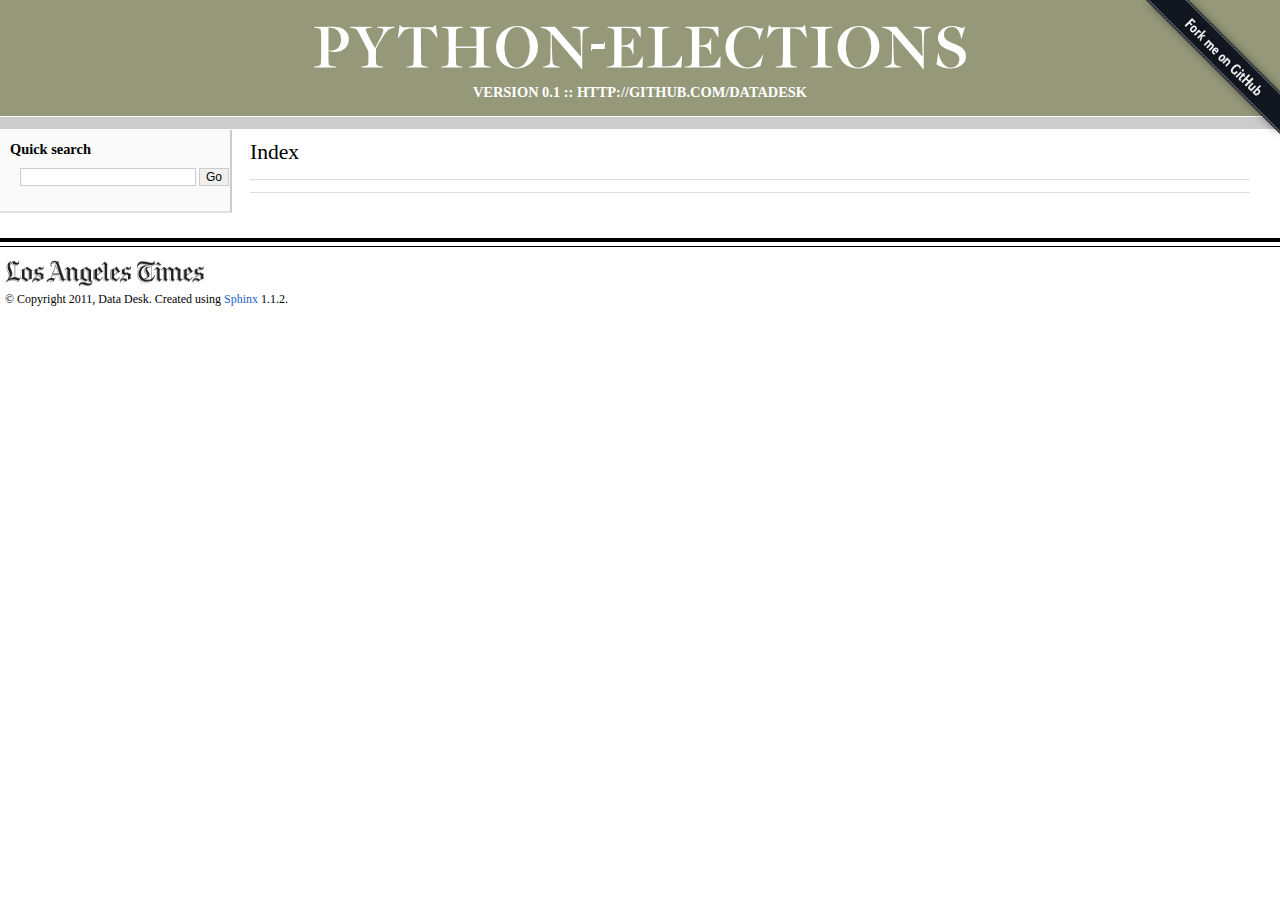
<file: genindex.html>
<!DOCTYPE html PUBLIC "-//W3C//DTD XHTML 1.0 Transitional//EN"
  "http://www.w3.org/TR/xhtml1/DTD/xhtml1-transitional.dtd">

<html xmlns="http://www.w3.org/1999/xhtml">
  <head>
    <meta http-equiv="Content-Type" content="text/html; charset=utf-8" />
    
    <title>Index &mdash; python-elections 0.1 documentation</title>
    <link rel="stylesheet" href="_static/latimes.css" type="text/css" />
    <link rel="stylesheet" href="_static/pygments.css" type="text/css" />
    <script type="text/javascript">
      var DOCUMENTATION_OPTIONS = {
        URL_ROOT:    '',
        VERSION:     '0.1',
        COLLAPSE_INDEX: false,
        FILE_SUFFIX: '.html',
        HAS_SOURCE:  true
      };
    </script>
    <script type="text/javascript" src="_static/jquery.js"></script>
    <script type="text/javascript" src="_static/underscore.js"></script>
    <script type="text/javascript" src="_static/doctools.js"></script>
    <link rel="top" title="python-elections 0.1 documentation" href="index.html" /> 
  </head>
  <body>              
<a href="http://www.github.com/datadesk/python-elections/">
    <img style="position: absolute; top: 0; right: 0; border: 0;" src="_static/forkme.png" alt="Fork me on GitHub">
</a>
<div class="banner">
    <h1><a href="index.html"><img src="_static/banner.png"></a></h1>
    <h2>Version 0.1 :: <a href="http://github.com/datadesk">http://github.com/datadesk</a></h2>
</div>
<div class="banner-underline"></div> 
  
    
    <div class="document">
      <div class="documentwrapper">
        <div class="bodywrapper">
          <div class="body">
            

<h1 id="index">Index</h1>

<div class="genindex-jumpbox">
 
</div>


          </div>
        </div>
      </div>
      <div class="sphinxsidebar">
        <div class="sphinxsidebarwrapper">

   

<div id="searchbox" style="display: none">
  <h3>Quick search</h3>
    <form class="search" action="search.html" method="get">
      <input type="text" name="q" size="18" />
      <input type="submit" value="Go" />
      <input type="hidden" name="check_keywords" value="yes" />
      <input type="hidden" name="area" value="default" />
    <div style="height:20px; clear:both;"></div>
    </form>
</div>
<script type="text/javascript">$('#searchbox').show(0);</script>
        </div>
      </div>
      <div class="clearer"></div>
    </div>
    <div class="footer">
        <div class="smalllogo"><a href="http://www.latimes.com"><img src="_static/logo.png" alt="latimes.com"></a></div>
        <div class="credits">
            &copy; Copyright 2011, Data Desk.
          Created using <a href="http://sphinx.pocoo.org/">Sphinx</a> 1.1.2.
        </div>     
    </div>
  </body>
</html>
</file>
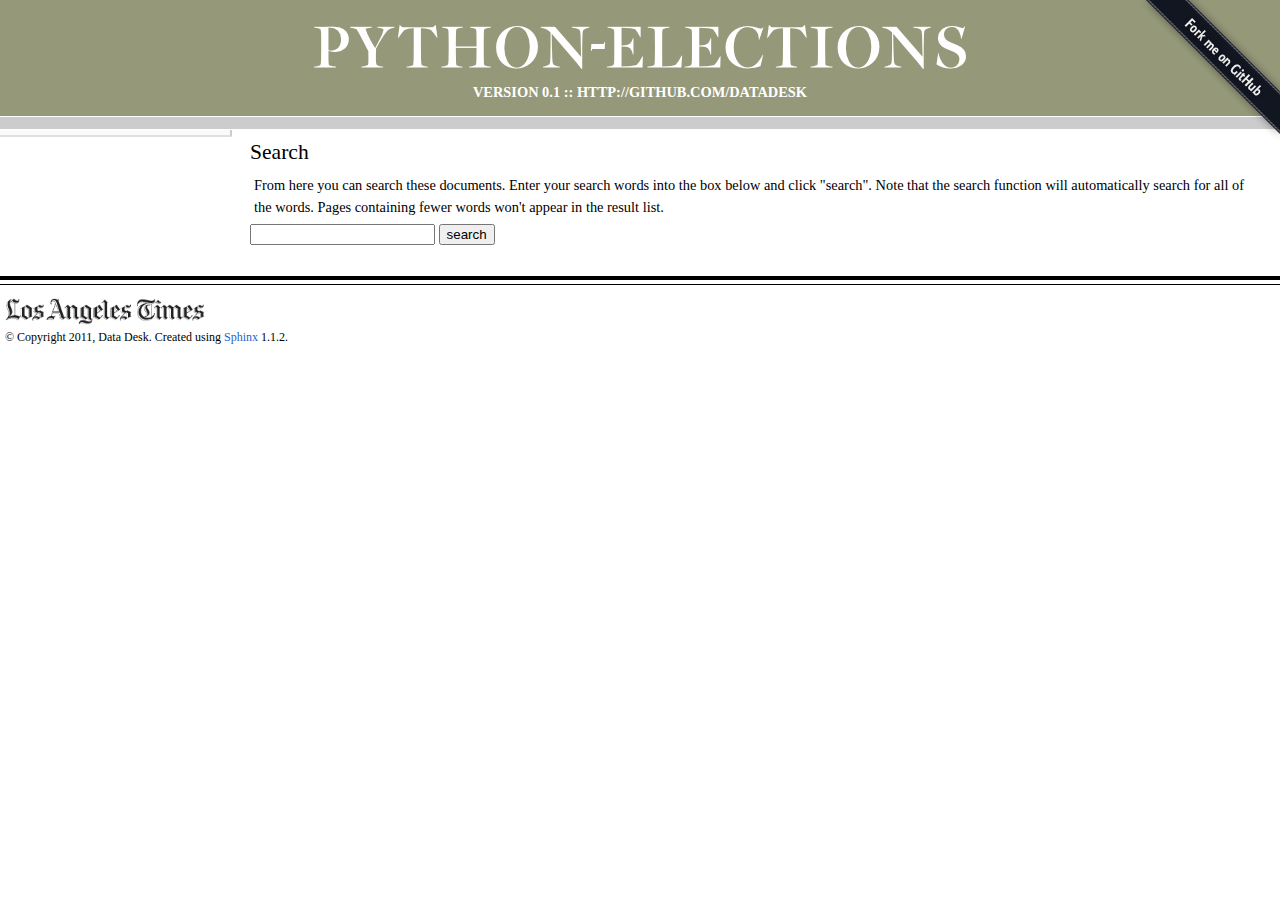
<file: search.html>
<!DOCTYPE html PUBLIC "-//W3C//DTD XHTML 1.0 Transitional//EN"
  "http://www.w3.org/TR/xhtml1/DTD/xhtml1-transitional.dtd">

<html xmlns="http://www.w3.org/1999/xhtml">
  <head>
    <meta http-equiv="Content-Type" content="text/html; charset=utf-8" />
    
    <title>Search &mdash; python-elections 0.1 documentation</title>
    <link rel="stylesheet" href="_static/latimes.css" type="text/css" />
    <link rel="stylesheet" href="_static/pygments.css" type="text/css" />
    <script type="text/javascript">
      var DOCUMENTATION_OPTIONS = {
        URL_ROOT:    '',
        VERSION:     '0.1',
        COLLAPSE_INDEX: false,
        FILE_SUFFIX: '.html',
        HAS_SOURCE:  true
      };
    </script>
    <script type="text/javascript" src="_static/jquery.js"></script>
    <script type="text/javascript" src="_static/underscore.js"></script>
    <script type="text/javascript" src="_static/doctools.js"></script>
    <script type="text/javascript" src="_static/searchtools.js"></script>
    <link rel="top" title="python-elections 0.1 documentation" href="index.html" />
  <script type="text/javascript">
    jQuery(function() { Search.loadIndex("searchindex.js"); });
  </script>
   

  </head>
  <body>              
<a href="http://www.github.com/datadesk/python-elections/">
    <img style="position: absolute; top: 0; right: 0; border: 0;" src="_static/forkme.png" alt="Fork me on GitHub">
</a>
<div class="banner">
    <h1><a href="index.html"><img src="_static/banner.png"></a></h1>
    <h2>Version 0.1 :: <a href="http://github.com/datadesk">http://github.com/datadesk</a></h2>
</div>
<div class="banner-underline"></div> 
  
    
    <div class="document">
      <div class="documentwrapper">
        <div class="bodywrapper">
          <div class="body">
            
  <h1 id="search-documentation">Search</h1>
  <div id="fallback" class="admonition warning">
  <script type="text/javascript">$('#fallback').hide();</script>
  <p>
    Please activate JavaScript to enable the search
    functionality.
  </p>
  </div>
  <p>
    From here you can search these documents. Enter your search
    words into the box below and click "search". Note that the search
    function will automatically search for all of the words. Pages
    containing fewer words won't appear in the result list.
  </p>
  <form action="" method="get">
    <input type="text" name="q" value="" />
    <input type="submit" value="search" />
    <span id="search-progress" style="padding-left: 10px"></span>
  </form>
  
  <div id="search-results">
  
  </div>

          </div>
        </div>
      </div>
      <div class="sphinxsidebar">
        <div class="sphinxsidebarwrapper">
        </div>
      </div>
      <div class="clearer"></div>
    </div>
    <div class="footer">
        <div class="smalllogo"><a href="http://www.latimes.com"><img src="_static/logo.png" alt="latimes.com"></a></div>
        <div class="credits">
            &copy; Copyright 2011, Data Desk.
          Created using <a href="http://sphinx.pocoo.org/">Sphinx</a> 1.1.2.
        </div>     
    </div>
  </body>
</html>
</file>
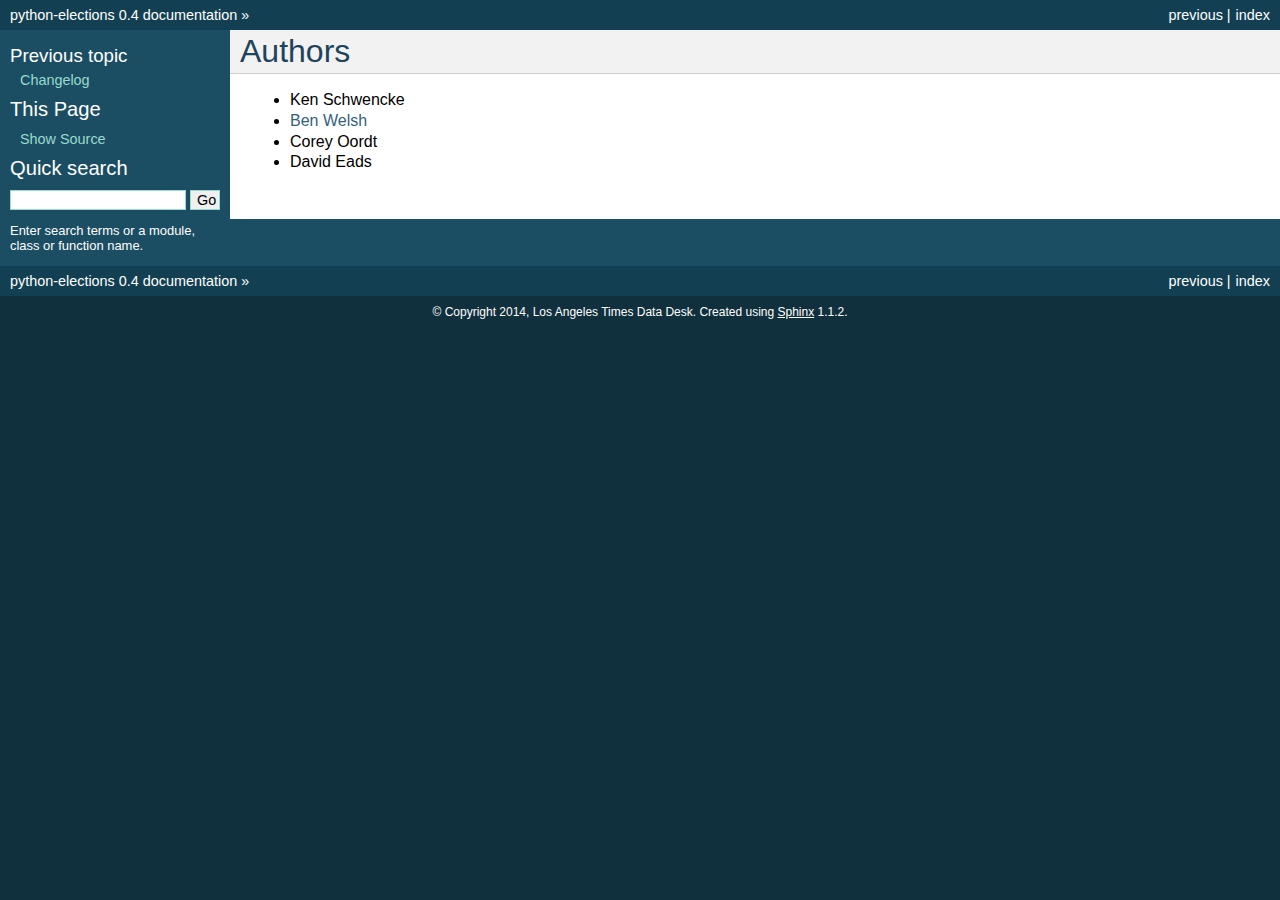
<file: docs/_build/html/authors.html>
<!DOCTYPE html PUBLIC "-//W3C//DTD XHTML 1.0 Transitional//EN"
  "http://www.w3.org/TR/xhtml1/DTD/xhtml1-transitional.dtd">


<html xmlns="http://www.w3.org/1999/xhtml">
  <head>
    <meta http-equiv="Content-Type" content="text/html; charset=utf-8" />
    
    <title>Authors &mdash; python-elections 0.4 documentation</title>
    
    <link rel="stylesheet" href="_static/default.css" type="text/css" />
    <link rel="stylesheet" href="_static/pygments.css" type="text/css" />
    
    <script type="text/javascript">
      var DOCUMENTATION_OPTIONS = {
        URL_ROOT:    '',
        VERSION:     '0.4',
        COLLAPSE_INDEX: false,
        FILE_SUFFIX: '.html',
        HAS_SOURCE:  true
      };
    </script>
    <script type="text/javascript" src="_static/jquery.js"></script>
    <script type="text/javascript" src="_static/underscore.js"></script>
    <script type="text/javascript" src="_static/doctools.js"></script>
    <link rel="top" title="python-elections 0.4 documentation" href="index.html" />
    <link rel="prev" title="Changelog" href="changelog.html" /> 
  </head>
  <body>
    <div class="related">
      <h3>Navigation</h3>
      <ul>
        <li class="right" style="margin-right: 10px">
          <a href="genindex.html" title="General Index"
             accesskey="I">index</a></li>
        <li class="right" >
          <a href="changelog.html" title="Changelog"
             accesskey="P">previous</a> |</li>
        <li><a href="index.html">python-elections 0.4 documentation</a> &raquo;</li> 
      </ul>
    </div>  

    <div class="document">
      <div class="documentwrapper">
        <div class="bodywrapper">
          <div class="body">
            
  <div class="section" id="authors">
<h1>Authors<a class="headerlink" href="#authors" title="Permalink to this headline">¶</a></h1>
<ul class="simple">
<li>Ken Schwencke</li>
<li><a class="reference external" href="http://palewi.re/who-is-ben-welsh/">Ben Welsh</a></li>
<li>Corey Oordt</li>
<li>David Eads</li>
</ul>
</div>


          </div>
        </div>
      </div>
      <div class="sphinxsidebar">
        <div class="sphinxsidebarwrapper">
  <h4>Previous topic</h4>
  <p class="topless"><a href="changelog.html"
                        title="previous chapter">Changelog</a></p>
  <h3>This Page</h3>
  <ul class="this-page-menu">
    <li><a href="_sources/authors.txt"
           rel="nofollow">Show Source</a></li>
  </ul>
<div id="searchbox" style="display: none">
  <h3>Quick search</h3>
    <form class="search" action="search.html" method="get">
      <input type="text" name="q" />
      <input type="submit" value="Go" />
      <input type="hidden" name="check_keywords" value="yes" />
      <input type="hidden" name="area" value="default" />
    </form>
    <p class="searchtip" style="font-size: 90%">
    Enter search terms or a module, class or function name.
    </p>
</div>
<script type="text/javascript">$('#searchbox').show(0);</script>
        </div>
      </div>
      <div class="clearer"></div>
    </div>
    <div class="related">
      <h3>Navigation</h3>
      <ul>
        <li class="right" style="margin-right: 10px">
          <a href="genindex.html" title="General Index"
             >index</a></li>
        <li class="right" >
          <a href="changelog.html" title="Changelog"
             >previous</a> |</li>
        <li><a href="index.html">python-elections 0.4 documentation</a> &raquo;</li> 
      </ul>
    </div>
    <div class="footer">
        &copy; Copyright 2014, Los Angeles Times Data Desk.
      Created using <a href="http://sphinx.pocoo.org/">Sphinx</a> 1.1.2.
    </div>
  </body>
</html>
</file>
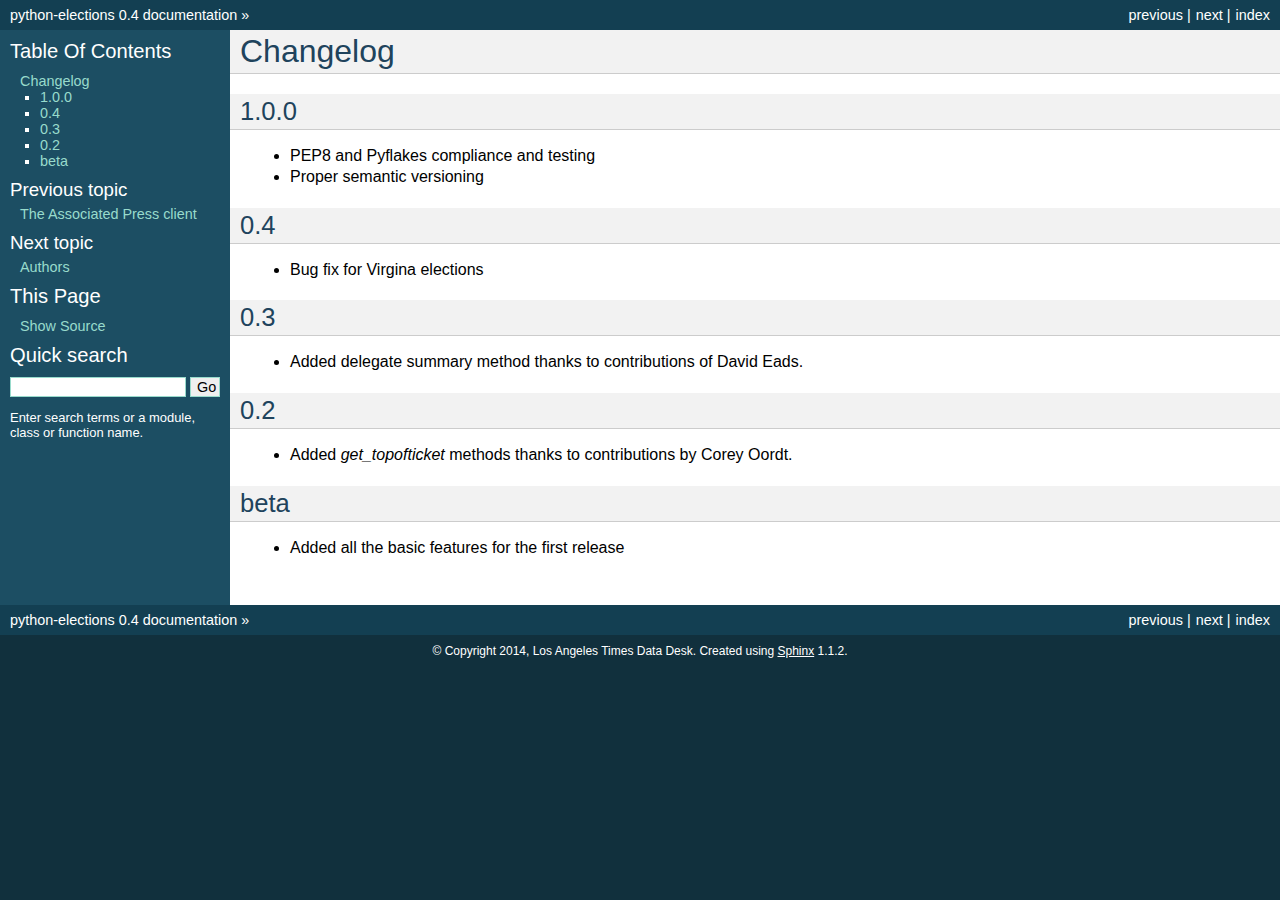
<file: docs/_build/html/changelog.html>
<!DOCTYPE html PUBLIC "-//W3C//DTD XHTML 1.0 Transitional//EN"
  "http://www.w3.org/TR/xhtml1/DTD/xhtml1-transitional.dtd">


<html xmlns="http://www.w3.org/1999/xhtml">
  <head>
    <meta http-equiv="Content-Type" content="text/html; charset=utf-8" />
    
    <title>Changelog &mdash; python-elections 0.4 documentation</title>
    
    <link rel="stylesheet" href="_static/default.css" type="text/css" />
    <link rel="stylesheet" href="_static/pygments.css" type="text/css" />
    
    <script type="text/javascript">
      var DOCUMENTATION_OPTIONS = {
        URL_ROOT:    '',
        VERSION:     '0.4',
        COLLAPSE_INDEX: false,
        FILE_SUFFIX: '.html',
        HAS_SOURCE:  true
      };
    </script>
    <script type="text/javascript" src="_static/jquery.js"></script>
    <script type="text/javascript" src="_static/underscore.js"></script>
    <script type="text/javascript" src="_static/doctools.js"></script>
    <link rel="top" title="python-elections 0.4 documentation" href="index.html" />
    <link rel="next" title="Authors" href="authors.html" />
    <link rel="prev" title="The Associated Press client" href="theapclient.html" /> 
  </head>
  <body>
    <div class="related">
      <h3>Navigation</h3>
      <ul>
        <li class="right" style="margin-right: 10px">
          <a href="genindex.html" title="General Index"
             accesskey="I">index</a></li>
        <li class="right" >
          <a href="authors.html" title="Authors"
             accesskey="N">next</a> |</li>
        <li class="right" >
          <a href="theapclient.html" title="The Associated Press client"
             accesskey="P">previous</a> |</li>
        <li><a href="index.html">python-elections 0.4 documentation</a> &raquo;</li> 
      </ul>
    </div>  

    <div class="document">
      <div class="documentwrapper">
        <div class="bodywrapper">
          <div class="body">
            
  <div class="section" id="changelog">
<h1>Changelog<a class="headerlink" href="#changelog" title="Permalink to this headline">¶</a></h1>
<div class="section" id="id1">
<h2>1.0.0<a class="headerlink" href="#id1" title="Permalink to this headline">¶</a></h2>
<ul class="simple">
<li>PEP8 and Pyflakes compliance and testing</li>
<li>Proper semantic versioning</li>
</ul>
</div>
<div class="section" id="id2">
<h2>0.4<a class="headerlink" href="#id2" title="Permalink to this headline">¶</a></h2>
<ul class="simple">
<li>Bug fix for Virgina elections</li>
</ul>
</div>
<div class="section" id="id3">
<h2>0.3<a class="headerlink" href="#id3" title="Permalink to this headline">¶</a></h2>
<ul class="simple">
<li>Added delegate summary method thanks to contributions of David Eads.</li>
</ul>
</div>
<div class="section" id="id4">
<h2>0.2<a class="headerlink" href="#id4" title="Permalink to this headline">¶</a></h2>
<ul class="simple">
<li>Added <cite>get_topofticket</cite> methods thanks to contributions by Corey Oordt.</li>
</ul>
</div>
<div class="section" id="beta">
<h2>beta<a class="headerlink" href="#beta" title="Permalink to this headline">¶</a></h2>
<ul class="simple">
<li>Added all the basic features for the first release</li>
</ul>
</div>
</div>


          </div>
        </div>
      </div>
      <div class="sphinxsidebar">
        <div class="sphinxsidebarwrapper">
  <h3><a href="index.html">Table Of Contents</a></h3>
  <ul>
<li><a class="reference internal" href="#">Changelog</a><ul>
<li><a class="reference internal" href="#id1">1.0.0</a></li>
<li><a class="reference internal" href="#id2">0.4</a></li>
<li><a class="reference internal" href="#id3">0.3</a></li>
<li><a class="reference internal" href="#id4">0.2</a></li>
<li><a class="reference internal" href="#beta">beta</a></li>
</ul>
</li>
</ul>

  <h4>Previous topic</h4>
  <p class="topless"><a href="theapclient.html"
                        title="previous chapter">The Associated Press client</a></p>
  <h4>Next topic</h4>
  <p class="topless"><a href="authors.html"
                        title="next chapter">Authors</a></p>
  <h3>This Page</h3>
  <ul class="this-page-menu">
    <li><a href="_sources/changelog.txt"
           rel="nofollow">Show Source</a></li>
  </ul>
<div id="searchbox" style="display: none">
  <h3>Quick search</h3>
    <form class="search" action="search.html" method="get">
      <input type="text" name="q" />
      <input type="submit" value="Go" />
      <input type="hidden" name="check_keywords" value="yes" />
      <input type="hidden" name="area" value="default" />
    </form>
    <p class="searchtip" style="font-size: 90%">
    Enter search terms or a module, class or function name.
    </p>
</div>
<script type="text/javascript">$('#searchbox').show(0);</script>
        </div>
      </div>
      <div class="clearer"></div>
    </div>
    <div class="related">
      <h3>Navigation</h3>
      <ul>
        <li class="right" style="margin-right: 10px">
          <a href="genindex.html" title="General Index"
             >index</a></li>
        <li class="right" >
          <a href="authors.html" title="Authors"
             >next</a> |</li>
        <li class="right" >
          <a href="theapclient.html" title="The Associated Press client"
             >previous</a> |</li>
        <li><a href="index.html">python-elections 0.4 documentation</a> &raquo;</li> 
      </ul>
    </div>
    <div class="footer">
        &copy; Copyright 2014, Los Angeles Times Data Desk.
      Created using <a href="http://sphinx.pocoo.org/">Sphinx</a> 1.1.2.
    </div>
  </body>
</html>
</file>
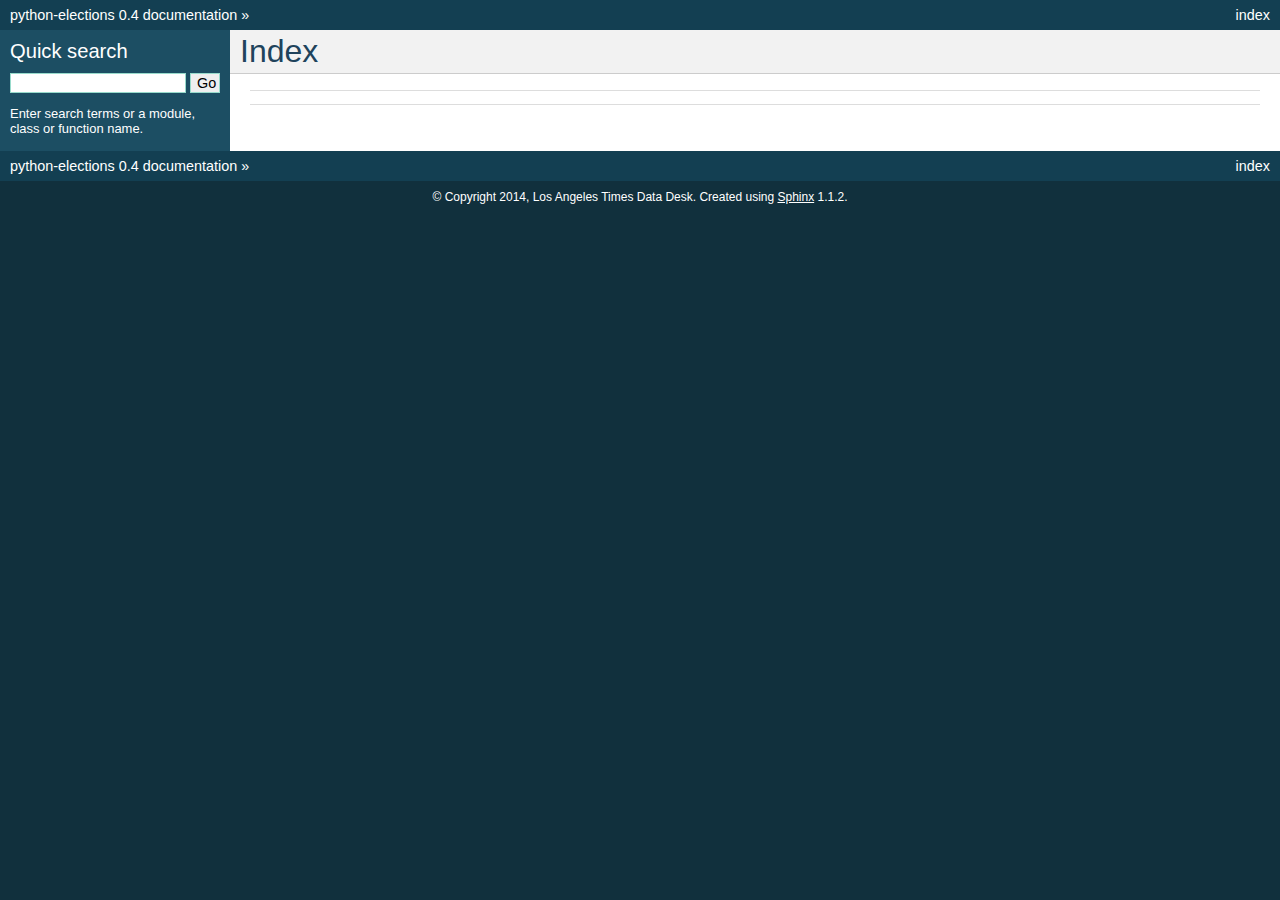
<file: docs/_build/html/genindex.html>
<!DOCTYPE html PUBLIC "-//W3C//DTD XHTML 1.0 Transitional//EN"
  "http://www.w3.org/TR/xhtml1/DTD/xhtml1-transitional.dtd">


<html xmlns="http://www.w3.org/1999/xhtml">
  <head>
    <meta http-equiv="Content-Type" content="text/html; charset=utf-8" />
    
    <title>Index &mdash; python-elections 0.4 documentation</title>
    
    <link rel="stylesheet" href="_static/default.css" type="text/css" />
    <link rel="stylesheet" href="_static/pygments.css" type="text/css" />
    
    <script type="text/javascript">
      var DOCUMENTATION_OPTIONS = {
        URL_ROOT:    '',
        VERSION:     '0.4',
        COLLAPSE_INDEX: false,
        FILE_SUFFIX: '.html',
        HAS_SOURCE:  true
      };
    </script>
    <script type="text/javascript" src="_static/jquery.js"></script>
    <script type="text/javascript" src="_static/underscore.js"></script>
    <script type="text/javascript" src="_static/doctools.js"></script>
    <link rel="top" title="python-elections 0.4 documentation" href="index.html" /> 
  </head>
  <body>
    <div class="related">
      <h3>Navigation</h3>
      <ul>
        <li class="right" style="margin-right: 10px">
          <a href="#" title="General Index"
             accesskey="I">index</a></li>
        <li><a href="index.html">python-elections 0.4 documentation</a> &raquo;</li> 
      </ul>
    </div>  

    <div class="document">
      <div class="documentwrapper">
        <div class="bodywrapper">
          <div class="body">
            

<h1 id="index">Index</h1>

<div class="genindex-jumpbox">
 
</div>


          </div>
        </div>
      </div>
      <div class="sphinxsidebar">
        <div class="sphinxsidebarwrapper">

   

<div id="searchbox" style="display: none">
  <h3>Quick search</h3>
    <form class="search" action="search.html" method="get">
      <input type="text" name="q" />
      <input type="submit" value="Go" />
      <input type="hidden" name="check_keywords" value="yes" />
      <input type="hidden" name="area" value="default" />
    </form>
    <p class="searchtip" style="font-size: 90%">
    Enter search terms or a module, class or function name.
    </p>
</div>
<script type="text/javascript">$('#searchbox').show(0);</script>
        </div>
      </div>
      <div class="clearer"></div>
    </div>
    <div class="related">
      <h3>Navigation</h3>
      <ul>
        <li class="right" style="margin-right: 10px">
          <a href="#" title="General Index"
             >index</a></li>
        <li><a href="index.html">python-elections 0.4 documentation</a> &raquo;</li> 
      </ul>
    </div>
    <div class="footer">
        &copy; Copyright 2014, Los Angeles Times Data Desk.
      Created using <a href="http://sphinx.pocoo.org/">Sphinx</a> 1.1.2.
    </div>
  </body>
</html>
</file>
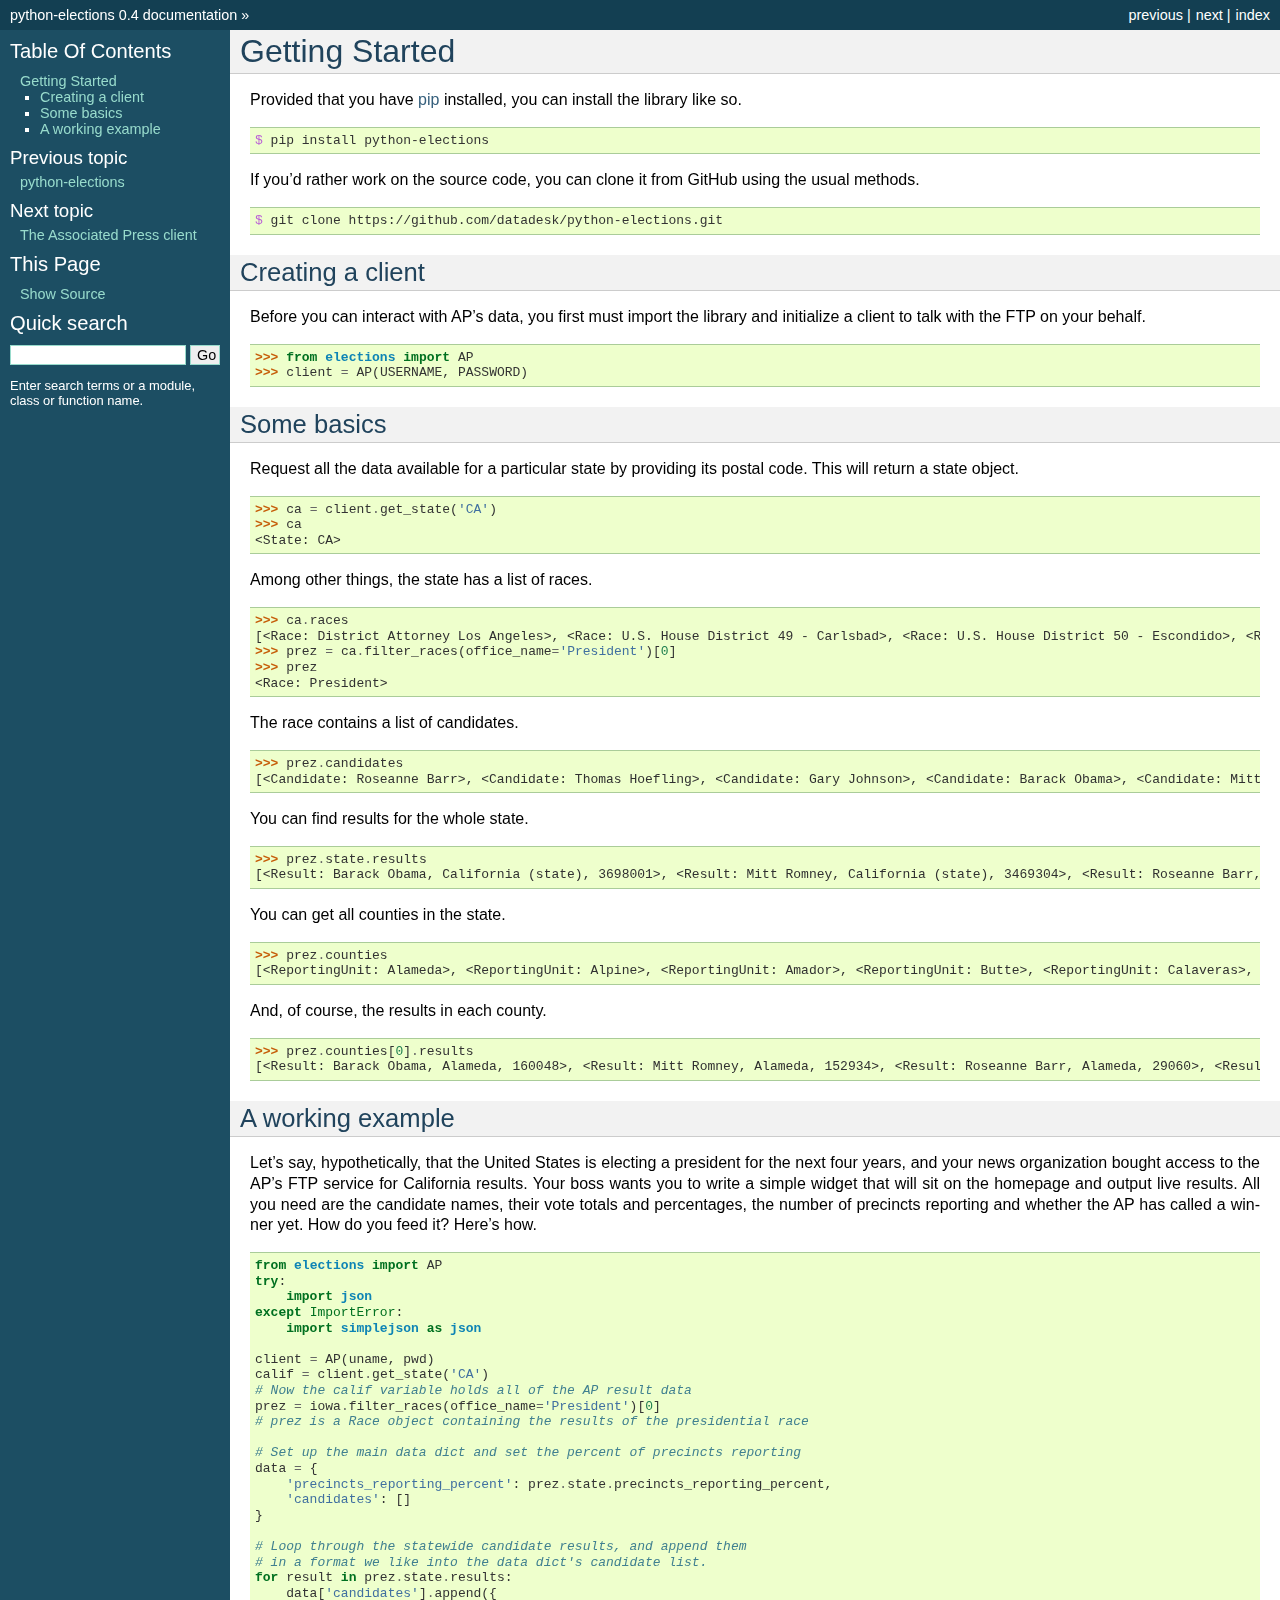
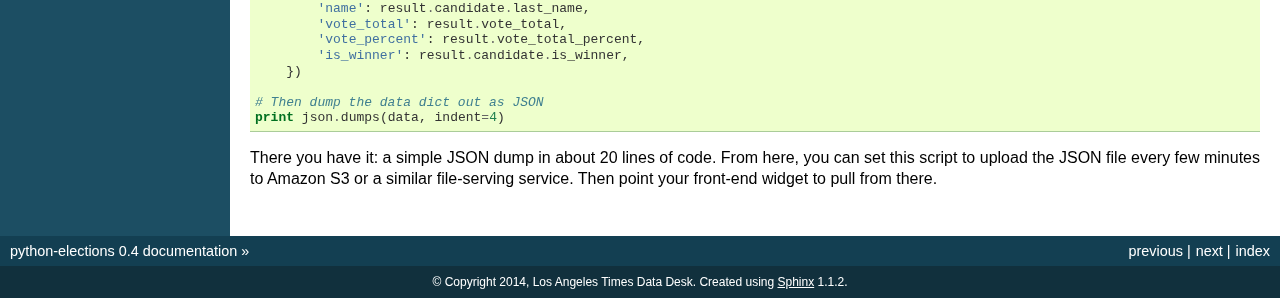
<file: docs/_build/html/gettingstarted.html>
<!DOCTYPE html PUBLIC "-//W3C//DTD XHTML 1.0 Transitional//EN"
  "http://www.w3.org/TR/xhtml1/DTD/xhtml1-transitional.dtd">


<html xmlns="http://www.w3.org/1999/xhtml">
  <head>
    <meta http-equiv="Content-Type" content="text/html; charset=utf-8" />
    
    <title>Getting Started &mdash; python-elections 0.4 documentation</title>
    
    <link rel="stylesheet" href="_static/default.css" type="text/css" />
    <link rel="stylesheet" href="_static/pygments.css" type="text/css" />
    
    <script type="text/javascript">
      var DOCUMENTATION_OPTIONS = {
        URL_ROOT:    '',
        VERSION:     '0.4',
        COLLAPSE_INDEX: false,
        FILE_SUFFIX: '.html',
        HAS_SOURCE:  true
      };
    </script>
    <script type="text/javascript" src="_static/jquery.js"></script>
    <script type="text/javascript" src="_static/underscore.js"></script>
    <script type="text/javascript" src="_static/doctools.js"></script>
    <link rel="top" title="python-elections 0.4 documentation" href="index.html" />
    <link rel="next" title="The Associated Press client" href="theapclient.html" />
    <link rel="prev" title="python-elections" href="index.html" /> 
  </head>
  <body>
    <div class="related">
      <h3>Navigation</h3>
      <ul>
        <li class="right" style="margin-right: 10px">
          <a href="genindex.html" title="General Index"
             accesskey="I">index</a></li>
        <li class="right" >
          <a href="theapclient.html" title="The Associated Press client"
             accesskey="N">next</a> |</li>
        <li class="right" >
          <a href="index.html" title="python-elections"
             accesskey="P">previous</a> |</li>
        <li><a href="index.html">python-elections 0.4 documentation</a> &raquo;</li> 
      </ul>
    </div>  

    <div class="document">
      <div class="documentwrapper">
        <div class="bodywrapper">
          <div class="body">
            
  <div class="section" id="getting-started">
<h1>Getting Started<a class="headerlink" href="#getting-started" title="Permalink to this headline">¶</a></h1>
<p>Provided that you have <a class="reference external" href="http://pypi.python.org/pypi/pip">pip</a> installed, you can install the library like so.</p>
<div class="highlight-bash"><div class="highlight"><pre><span class="nv">$ </span>pip install python-elections
</pre></div>
</div>
<p>If you&#8217;d rather work on the source code, you can clone it from GitHub using the usual methods.</p>
<div class="highlight-bash"><div class="highlight"><pre><span class="nv">$ </span>git clone https://github.com/datadesk/python-elections.git
</pre></div>
</div>
<div class="section" id="creating-a-client">
<h2>Creating a client<a class="headerlink" href="#creating-a-client" title="Permalink to this headline">¶</a></h2>
<p>Before you can interact with AP&#8217;s data, you first must import the library and initialize a client to talk with the FTP on your behalf.</p>
<div class="highlight-python"><div class="highlight"><pre><span class="gp">&gt;&gt;&gt; </span><span class="kn">from</span> <span class="nn">elections</span> <span class="kn">import</span> <span class="n">AP</span>
<span class="gp">&gt;&gt;&gt; </span><span class="n">client</span> <span class="o">=</span> <span class="n">AP</span><span class="p">(</span><span class="n">USERNAME</span><span class="p">,</span> <span class="n">PASSWORD</span><span class="p">)</span>
</pre></div>
</div>
</div>
<div class="section" id="some-basics">
<h2>Some basics<a class="headerlink" href="#some-basics" title="Permalink to this headline">¶</a></h2>
<p>Request all the data available for a particular state by providing its postal code. This will return a state object.</p>
<div class="highlight-python"><div class="highlight"><pre><span class="gp">&gt;&gt;&gt; </span><span class="n">ca</span> <span class="o">=</span> <span class="n">client</span><span class="o">.</span><span class="n">get_state</span><span class="p">(</span><span class="s">&#39;CA&#39;</span><span class="p">)</span>
<span class="gp">&gt;&gt;&gt; </span><span class="n">ca</span>
<span class="go">&lt;State: CA&gt;</span>
</pre></div>
</div>
<p>Among other things, the state has a list of races.</p>
<div class="highlight-python"><div class="highlight"><pre><span class="gp">&gt;&gt;&gt; </span><span class="n">ca</span><span class="o">.</span><span class="n">races</span>
<span class="go">[&lt;Race: District Attorney Los Angeles&gt;, &lt;Race: U.S. House District 49 - Carlsbad&gt;, &lt;Race: U.S. House District 50 - Escondido&gt;, &lt;Race: U.S. House District 51 - El Centro&gt;, &lt;Race: U.S. House District 53 - El Cajon&gt;, &lt;Race: State Senate District 1 - Redding&gt;, &lt;Race: State Senate District 5 - Stockton&gt;, &lt;Race: State Senate District 7 - Concord&gt;, &lt;Race: State Senate District 9 - Oakland&gt;, &lt;Race: State Senate District 11 - San Francisco&gt;, &lt;Race: State Assembly District 59 - Los Angeles&gt;, &lt;Race: State Assembly District 58 - Norwalk&gt;, &lt;Race: State Assembly District 61 - Riverside&gt;, &lt;Race: State Assembly District 60 - Riverside&gt;, &lt;Race: State Assembly District 63 - Lakewood&gt;, &lt;Race: State Assembly District 62 - Inglewood&gt;, &lt;Race: State Assembly District 65 - Anaheim&gt;, &lt;Race: State Assembly District 64 - Compton&gt;, &lt;Race: State Assembly District 67 - Murrieta&gt;, &lt;Race: State Assembly District 66 - Torrance&gt;,  ...]</span>
<span class="gp">&gt;&gt;&gt; </span><span class="n">prez</span> <span class="o">=</span> <span class="n">ca</span><span class="o">.</span><span class="n">filter_races</span><span class="p">(</span><span class="n">office_name</span><span class="o">=</span><span class="s">&#39;President&#39;</span><span class="p">)[</span><span class="mi">0</span><span class="p">]</span>
<span class="gp">&gt;&gt;&gt; </span><span class="n">prez</span>
<span class="go">&lt;Race: President&gt;</span>
</pre></div>
</div>
<p>The race contains a list of candidates.</p>
<div class="highlight-python"><div class="highlight"><pre><span class="gp">&gt;&gt;&gt; </span><span class="n">prez</span><span class="o">.</span><span class="n">candidates</span>
<span class="go">[&lt;Candidate: Roseanne Barr&gt;, &lt;Candidate: Thomas Hoefling&gt;, &lt;Candidate: Gary Johnson&gt;, &lt;Candidate: Barack Obama&gt;, &lt;Candidate: Mitt Romney&gt;, &lt;Candidate: Jill Stein&gt;]</span>
</pre></div>
</div>
<p>You can find results for the whole state.</p>
<div class="highlight-python"><div class="highlight"><pre><span class="gp">&gt;&gt;&gt; </span><span class="n">prez</span><span class="o">.</span><span class="n">state</span><span class="o">.</span><span class="n">results</span>
<span class="go">[&lt;Result: Barack Obama, California (state), 3698001&gt;, &lt;Result: Mitt Romney, California (state), 3469304&gt;, &lt;Result: Roseanne Barr, California (state), 657614&gt;, &lt;Result: Jill Stein, California (state), 585121&gt;, &lt;Result: Thomas Hoefling, California (state), 110465&gt;, &lt;Result: Gary Johnson, California (state), 109602&gt;]</span>
</pre></div>
</div>
<p>You can get all counties in the state.</p>
<div class="highlight-python"><div class="highlight"><pre><span class="gp">&gt;&gt;&gt; </span><span class="n">prez</span><span class="o">.</span><span class="n">counties</span>
<span class="go">[&lt;ReportingUnit: Alameda&gt;, &lt;ReportingUnit: Alpine&gt;, &lt;ReportingUnit: Amador&gt;, &lt;ReportingUnit: Butte&gt;, &lt;ReportingUnit: Calaveras&gt;, &lt;ReportingUnit: Colusa&gt;, &lt;ReportingUnit: Contra Costa&gt;, &lt;ReportingUnit: Del Norte&gt;, &lt;ReportingUnit: El Dorado&gt;, &lt;ReportingUnit: Fresno&gt;, &lt;ReportingUnit: Glenn&gt;, &lt;ReportingUnit: Humboldt&gt;, &lt;ReportingUnit: Imperial&gt;, &lt;ReportingUnit: Inyo&gt;, &lt;ReportingUnit: Kern&gt;, &lt;ReportingUnit: Kings&gt;, &lt;ReportingUnit: Lake&gt;, &lt;ReportingUnit: Lassen&gt;, &lt;ReportingUnit: Los Angeles&gt;, &lt;ReportingUnit: Madera&gt;, &lt;ReportingUnit: Marin&gt;, &lt;ReportingUnit: Mariposa&gt;, &lt;ReportingUnit: Mendocino&gt;, &lt;ReportingUnit: Merced&gt;, &lt;ReportingUnit: Modoc&gt;, &lt;ReportingUnit: Mono&gt;, &lt;ReportingUnit: Monterey&gt;, &lt;ReportingUnit: Napa&gt;, &lt;ReportingUnit: Nevada&gt;, &lt;ReportingUnit: Orange&gt;, &lt;ReportingUnit: Placer&gt;, &lt;ReportingUnit: Plumas&gt;, &lt;ReportingUnit: Riverside&gt;, &lt;ReportingUnit: Sacramento&gt;, &lt;ReportingUnit: San Benito&gt;, &lt;ReportingUnit: San Bernardino&gt;, &lt;ReportingUnit: San Diego&gt;, &lt;ReportingUnit: San Francisco&gt;, &lt;ReportingUnit: San Joaquin&gt;, &lt;ReportingUnit: San Luis Obispo&gt;, &lt;ReportingUnit: San Mateo&gt;, &lt;ReportingUnit: Santa Barbara&gt;, &lt;ReportingUnit: Santa Clara&gt;, &lt;ReportingUnit: Santa Cruz&gt;, &lt;ReportingUnit: Shasta&gt;, &lt;ReportingUnit: Sierra&gt;, &lt;ReportingUnit: Siskiyou&gt;, &lt;ReportingUnit: Solano&gt;, &lt;ReportingUnit: Sonoma&gt;, &lt;ReportingUnit: Stanislaus&gt;, &lt;ReportingUnit: Sutter&gt;, &lt;ReportingUnit: Tehama&gt;, &lt;ReportingUnit: Trinity&gt;, &lt;ReportingUnit: Tulare&gt;, &lt;ReportingUnit: Tuolumne&gt;, &lt;ReportingUnit: Ventura&gt;, &lt;ReportingUnit: Yolo&gt;, &lt;ReportingUnit: Yuba&gt;]</span>
</pre></div>
</div>
<p>And, of course, the results in each county.</p>
<div class="highlight-python"><div class="highlight"><pre><span class="gp">&gt;&gt;&gt; </span><span class="n">prez</span><span class="o">.</span><span class="n">counties</span><span class="p">[</span><span class="mi">0</span><span class="p">]</span><span class="o">.</span><span class="n">results</span>
<span class="go">[&lt;Result: Barack Obama, Alameda, 160048&gt;, &lt;Result: Mitt Romney, Alameda, 152934&gt;, &lt;Result: Roseanne Barr, Alameda, 29060&gt;, &lt;Result: Jill Stein, Alameda, 26147&gt;, &lt;Result: Thomas Hoefling, Alameda, 4966&gt;, &lt;Result: Gary Johnson, Alameda, 4912&gt;]</span>
</pre></div>
</div>
</div>
<div class="section" id="a-working-example">
<h2>A working example<a class="headerlink" href="#a-working-example" title="Permalink to this headline">¶</a></h2>
<p>Let’s say, hypothetically, that the United States is electing a president for the next four years, and your news or­gan­iz­a­tion bought ac­cess to the AP’s FTP ser­vice for California results. Your boss wants you to write a simple wid­get that will sit on the homepage and out­put live res­ults. All you need are the can­did­ate names, their vote totals and per­cent­ages, the num­ber of pre­cincts re­port­ing and wheth­er the AP has called a win­ner yet. How do you feed it? Here&#8217;s how.</p>
<div class="highlight-python"><div class="highlight"><pre><span class="kn">from</span> <span class="nn">elections</span> <span class="kn">import</span> <span class="n">AP</span>
<span class="k">try</span><span class="p">:</span>
    <span class="kn">import</span> <span class="nn">json</span>
<span class="k">except</span> <span class="ne">ImportError</span><span class="p">:</span>
    <span class="kn">import</span> <span class="nn">simplejson</span> <span class="kn">as</span> <span class="nn">json</span>

<span class="n">client</span> <span class="o">=</span> <span class="n">AP</span><span class="p">(</span><span class="n">uname</span><span class="p">,</span> <span class="n">pwd</span><span class="p">)</span>
<span class="n">calif</span> <span class="o">=</span> <span class="n">client</span><span class="o">.</span><span class="n">get_state</span><span class="p">(</span><span class="s">&#39;CA&#39;</span><span class="p">)</span>
<span class="c"># Now the calif variable holds all of the AP result data</span>
<span class="n">prez</span> <span class="o">=</span> <span class="n">iowa</span><span class="o">.</span><span class="n">filter_races</span><span class="p">(</span><span class="n">office_name</span><span class="o">=</span><span class="s">&#39;President&#39;</span><span class="p">)[</span><span class="mi">0</span><span class="p">]</span>
<span class="c"># prez is a Race object containing the results of the presidential race</span>

<span class="c"># Set up the main data dict and set the percent of precincts reporting</span>
<span class="n">data</span> <span class="o">=</span> <span class="p">{</span>
    <span class="s">&#39;precincts_reporting_percent&#39;</span><span class="p">:</span> <span class="n">prez</span><span class="o">.</span><span class="n">state</span><span class="o">.</span><span class="n">precincts_reporting_percent</span><span class="p">,</span>
    <span class="s">&#39;candidates&#39;</span><span class="p">:</span> <span class="p">[]</span>
<span class="p">}</span>

<span class="c"># Loop through the statewide candidate results, and append them</span>
<span class="c"># in a format we like into the data dict&#39;s candidate list.</span>
<span class="k">for</span> <span class="n">result</span> <span class="ow">in</span> <span class="n">prez</span><span class="o">.</span><span class="n">state</span><span class="o">.</span><span class="n">results</span><span class="p">:</span>
    <span class="n">data</span><span class="p">[</span><span class="s">&#39;candidates&#39;</span><span class="p">]</span><span class="o">.</span><span class="n">append</span><span class="p">({</span>
        <span class="s">&#39;name&#39;</span><span class="p">:</span> <span class="n">result</span><span class="o">.</span><span class="n">candidate</span><span class="o">.</span><span class="n">last_name</span><span class="p">,</span>
        <span class="s">&#39;vote_total&#39;</span><span class="p">:</span> <span class="n">result</span><span class="o">.</span><span class="n">vote_total</span><span class="p">,</span>
        <span class="s">&#39;vote_percent&#39;</span><span class="p">:</span> <span class="n">result</span><span class="o">.</span><span class="n">vote_total_percent</span><span class="p">,</span>
        <span class="s">&#39;is_winner&#39;</span><span class="p">:</span> <span class="n">result</span><span class="o">.</span><span class="n">candidate</span><span class="o">.</span><span class="n">is_winner</span><span class="p">,</span>
    <span class="p">})</span>

<span class="c"># Then dump the data dict out as JSON</span>
<span class="k">print</span> <span class="n">json</span><span class="o">.</span><span class="n">dumps</span><span class="p">(</span><span class="n">data</span><span class="p">,</span> <span class="n">indent</span><span class="o">=</span><span class="mi">4</span><span class="p">)</span>
</pre></div>
</div>
<p>There you have it: a simple JSON dump in about 20 lines of code. From here, you can set this script to up­load the JSON file every few minutes to Amazon S3 or a sim­il­ar file-serving ser­vice. Then point your front-end wid­get to pull from there.</p>
</div>
</div>


          </div>
        </div>
      </div>
      <div class="sphinxsidebar">
        <div class="sphinxsidebarwrapper">
  <h3><a href="index.html">Table Of Contents</a></h3>
  <ul>
<li><a class="reference internal" href="#">Getting Started</a><ul>
<li><a class="reference internal" href="#creating-a-client">Creating a client</a></li>
<li><a class="reference internal" href="#some-basics">Some basics</a></li>
<li><a class="reference internal" href="#a-working-example">A working example</a></li>
</ul>
</li>
</ul>

  <h4>Previous topic</h4>
  <p class="topless"><a href="index.html"
                        title="previous chapter">python-elections</a></p>
  <h4>Next topic</h4>
  <p class="topless"><a href="theapclient.html"
                        title="next chapter">The Associated Press client</a></p>
  <h3>This Page</h3>
  <ul class="this-page-menu">
    <li><a href="_sources/gettingstarted.txt"
           rel="nofollow">Show Source</a></li>
  </ul>
<div id="searchbox" style="display: none">
  <h3>Quick search</h3>
    <form class="search" action="search.html" method="get">
      <input type="text" name="q" />
      <input type="submit" value="Go" />
      <input type="hidden" name="check_keywords" value="yes" />
      <input type="hidden" name="area" value="default" />
    </form>
    <p class="searchtip" style="font-size: 90%">
    Enter search terms or a module, class or function name.
    </p>
</div>
<script type="text/javascript">$('#searchbox').show(0);</script>
        </div>
      </div>
      <div class="clearer"></div>
    </div>
    <div class="related">
      <h3>Navigation</h3>
      <ul>
        <li class="right" style="margin-right: 10px">
          <a href="genindex.html" title="General Index"
             >index</a></li>
        <li class="right" >
          <a href="theapclient.html" title="The Associated Press client"
             >next</a> |</li>
        <li class="right" >
          <a href="index.html" title="python-elections"
             >previous</a> |</li>
        <li><a href="index.html">python-elections 0.4 documentation</a> &raquo;</li> 
      </ul>
    </div>
    <div class="footer">
        &copy; Copyright 2014, Los Angeles Times Data Desk.
      Created using <a href="http://sphinx.pocoo.org/">Sphinx</a> 1.1.2.
    </div>
  </body>
</html>
</file>
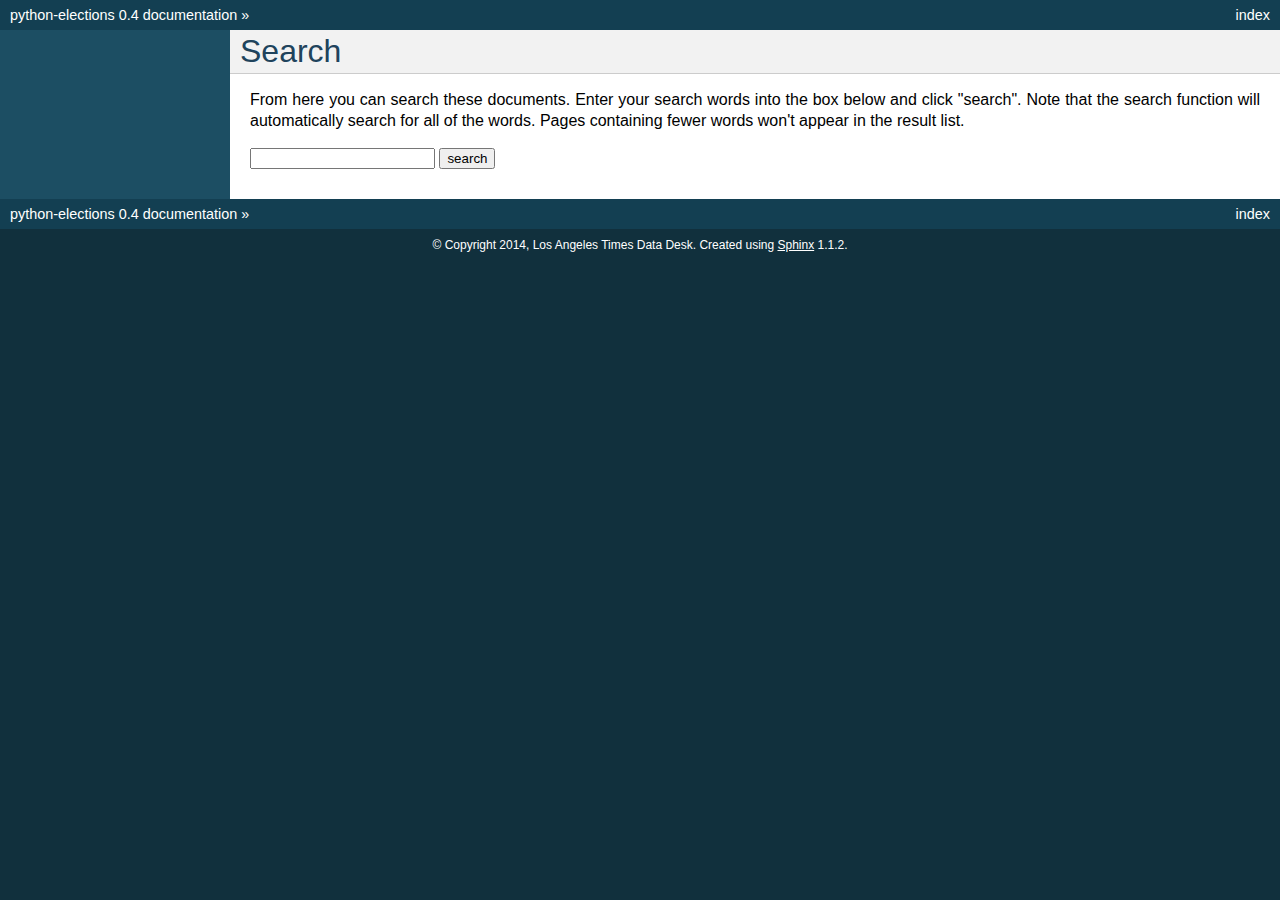
<file: docs/_build/html/search.html>
<!DOCTYPE html PUBLIC "-//W3C//DTD XHTML 1.0 Transitional//EN"
  "http://www.w3.org/TR/xhtml1/DTD/xhtml1-transitional.dtd">


<html xmlns="http://www.w3.org/1999/xhtml">
  <head>
    <meta http-equiv="Content-Type" content="text/html; charset=utf-8" />
    
    <title>Search &mdash; python-elections 0.4 documentation</title>
    
    <link rel="stylesheet" href="_static/default.css" type="text/css" />
    <link rel="stylesheet" href="_static/pygments.css" type="text/css" />
    
    <script type="text/javascript">
      var DOCUMENTATION_OPTIONS = {
        URL_ROOT:    '',
        VERSION:     '0.4',
        COLLAPSE_INDEX: false,
        FILE_SUFFIX: '.html',
        HAS_SOURCE:  true
      };
    </script>
    <script type="text/javascript" src="_static/jquery.js"></script>
    <script type="text/javascript" src="_static/underscore.js"></script>
    <script type="text/javascript" src="_static/doctools.js"></script>
    <script type="text/javascript" src="_static/searchtools.js"></script>
    <link rel="top" title="python-elections 0.4 documentation" href="index.html" />
  <script type="text/javascript">
    jQuery(function() { Search.loadIndex("searchindex.js"); });
  </script>
   

  </head>
  <body>
    <div class="related">
      <h3>Navigation</h3>
      <ul>
        <li class="right" style="margin-right: 10px">
          <a href="genindex.html" title="General Index"
             accesskey="I">index</a></li>
        <li><a href="index.html">python-elections 0.4 documentation</a> &raquo;</li> 
      </ul>
    </div>  

    <div class="document">
      <div class="documentwrapper">
        <div class="bodywrapper">
          <div class="body">
            
  <h1 id="search-documentation">Search</h1>
  <div id="fallback" class="admonition warning">
  <script type="text/javascript">$('#fallback').hide();</script>
  <p>
    Please activate JavaScript to enable the search
    functionality.
  </p>
  </div>
  <p>
    From here you can search these documents. Enter your search
    words into the box below and click "search". Note that the search
    function will automatically search for all of the words. Pages
    containing fewer words won't appear in the result list.
  </p>
  <form action="" method="get">
    <input type="text" name="q" value="" />
    <input type="submit" value="search" />
    <span id="search-progress" style="padding-left: 10px"></span>
  </form>
  
  <div id="search-results">
  
  </div>

          </div>
        </div>
      </div>
      <div class="sphinxsidebar">
        <div class="sphinxsidebarwrapper">
        </div>
      </div>
      <div class="clearer"></div>
    </div>
    <div class="related">
      <h3>Navigation</h3>
      <ul>
        <li class="right" style="margin-right: 10px">
          <a href="genindex.html" title="General Index"
             >index</a></li>
        <li><a href="index.html">python-elections 0.4 documentation</a> &raquo;</li> 
      </ul>
    </div>
    <div class="footer">
        &copy; Copyright 2014, Los Angeles Times Data Desk.
      Created using <a href="http://sphinx.pocoo.org/">Sphinx</a> 1.1.2.
    </div>
  </body>
</html>
</file>
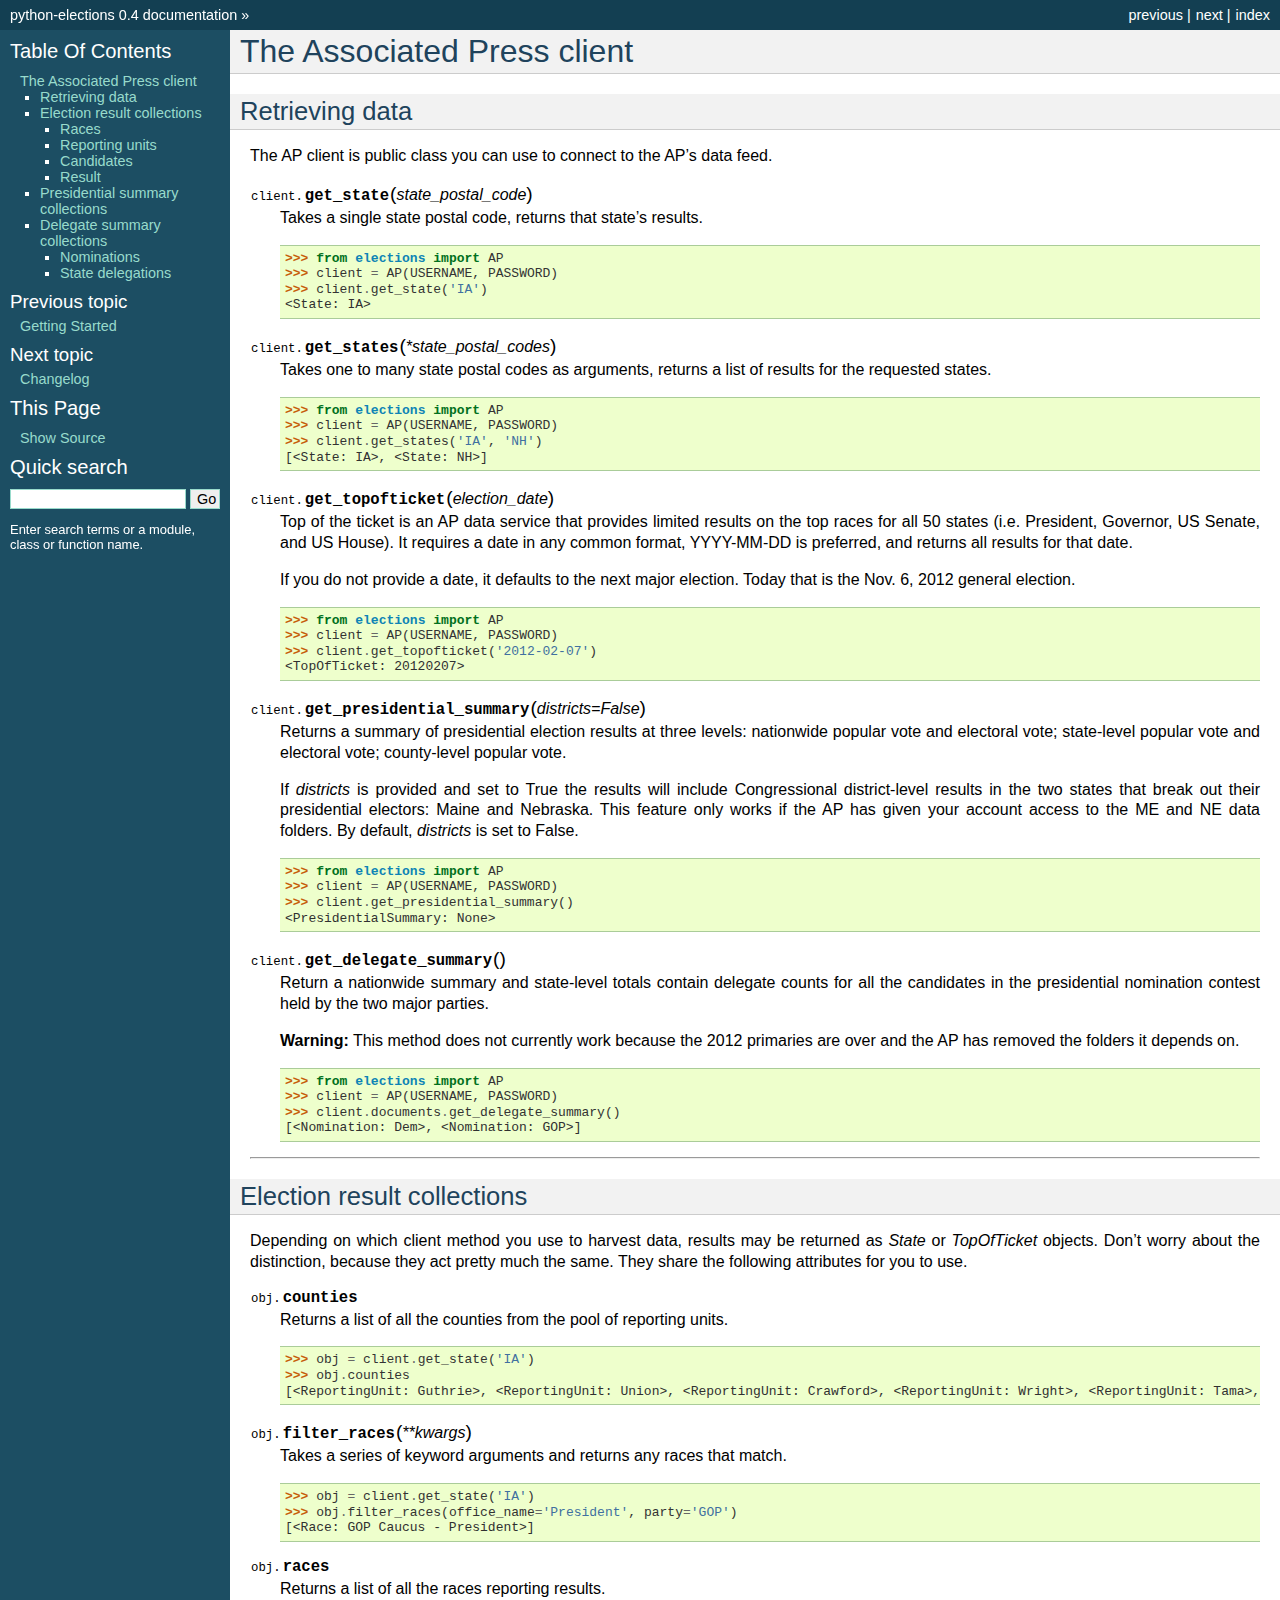
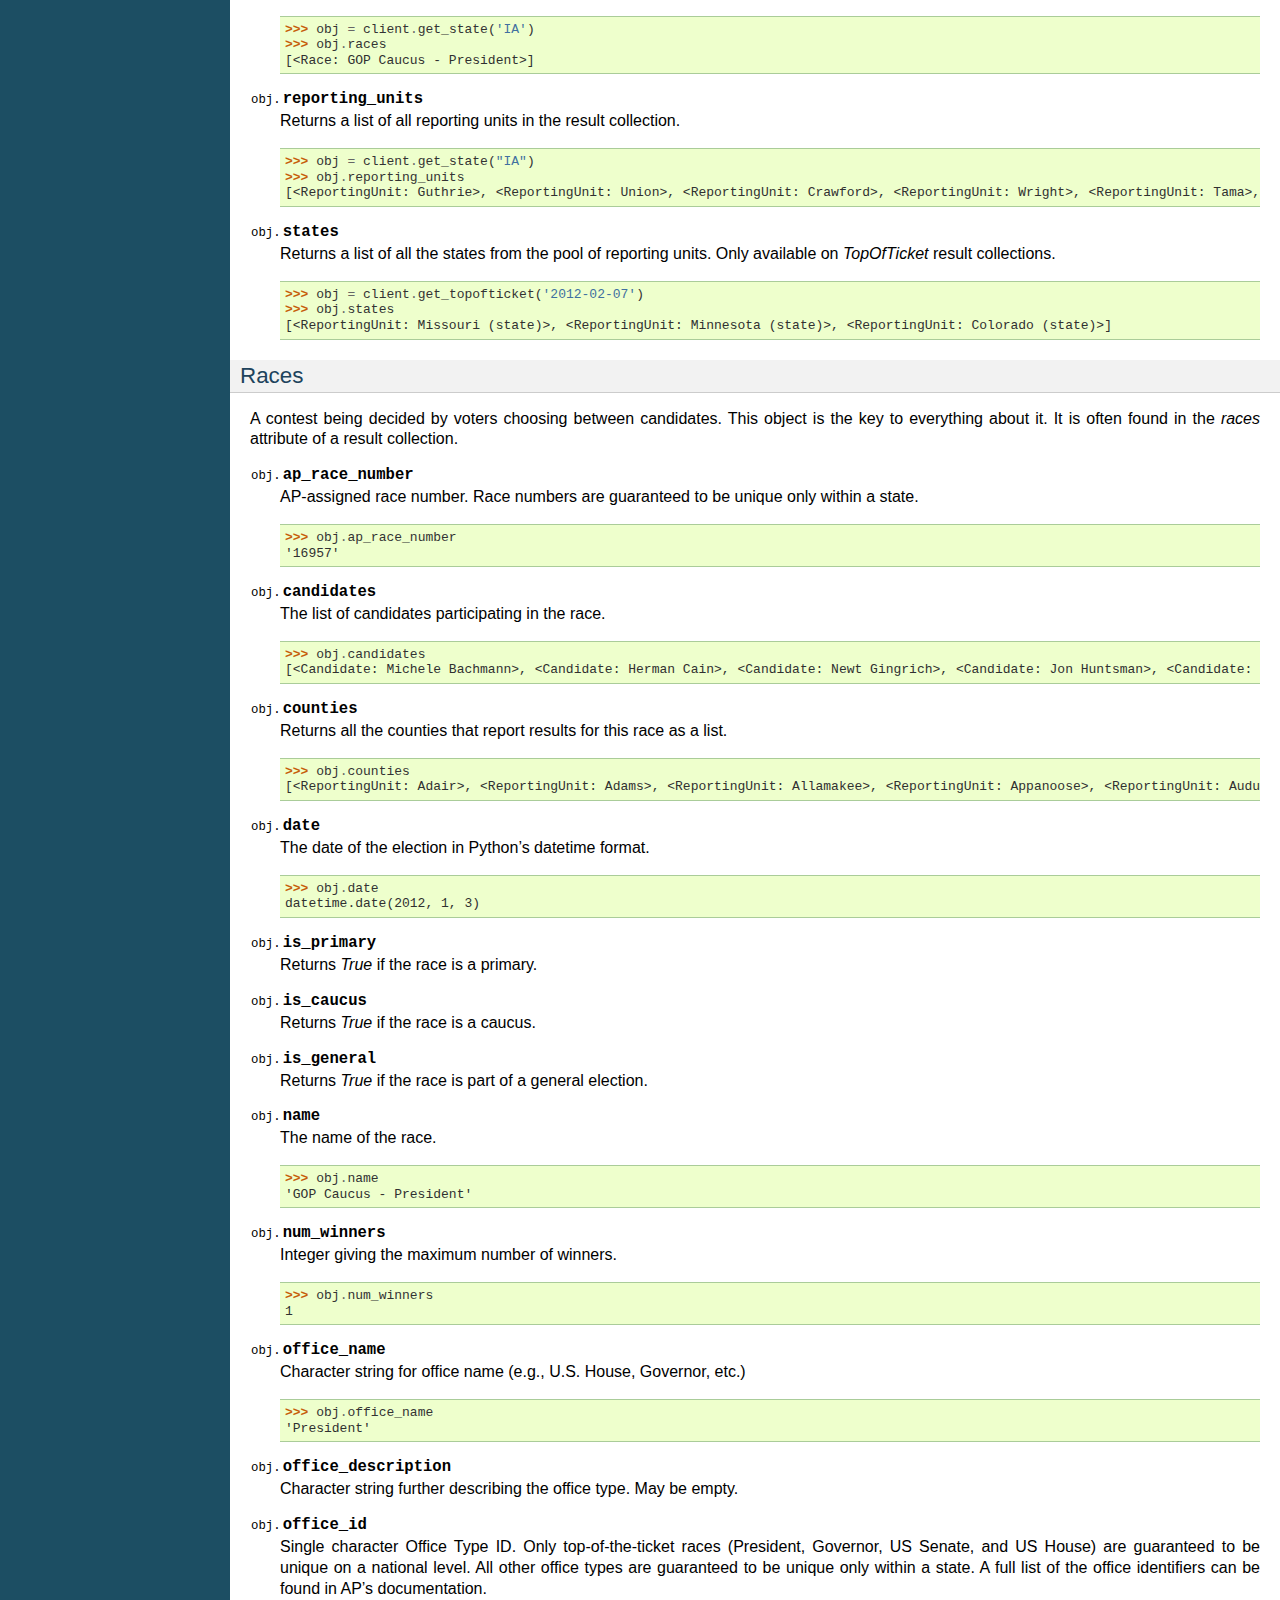
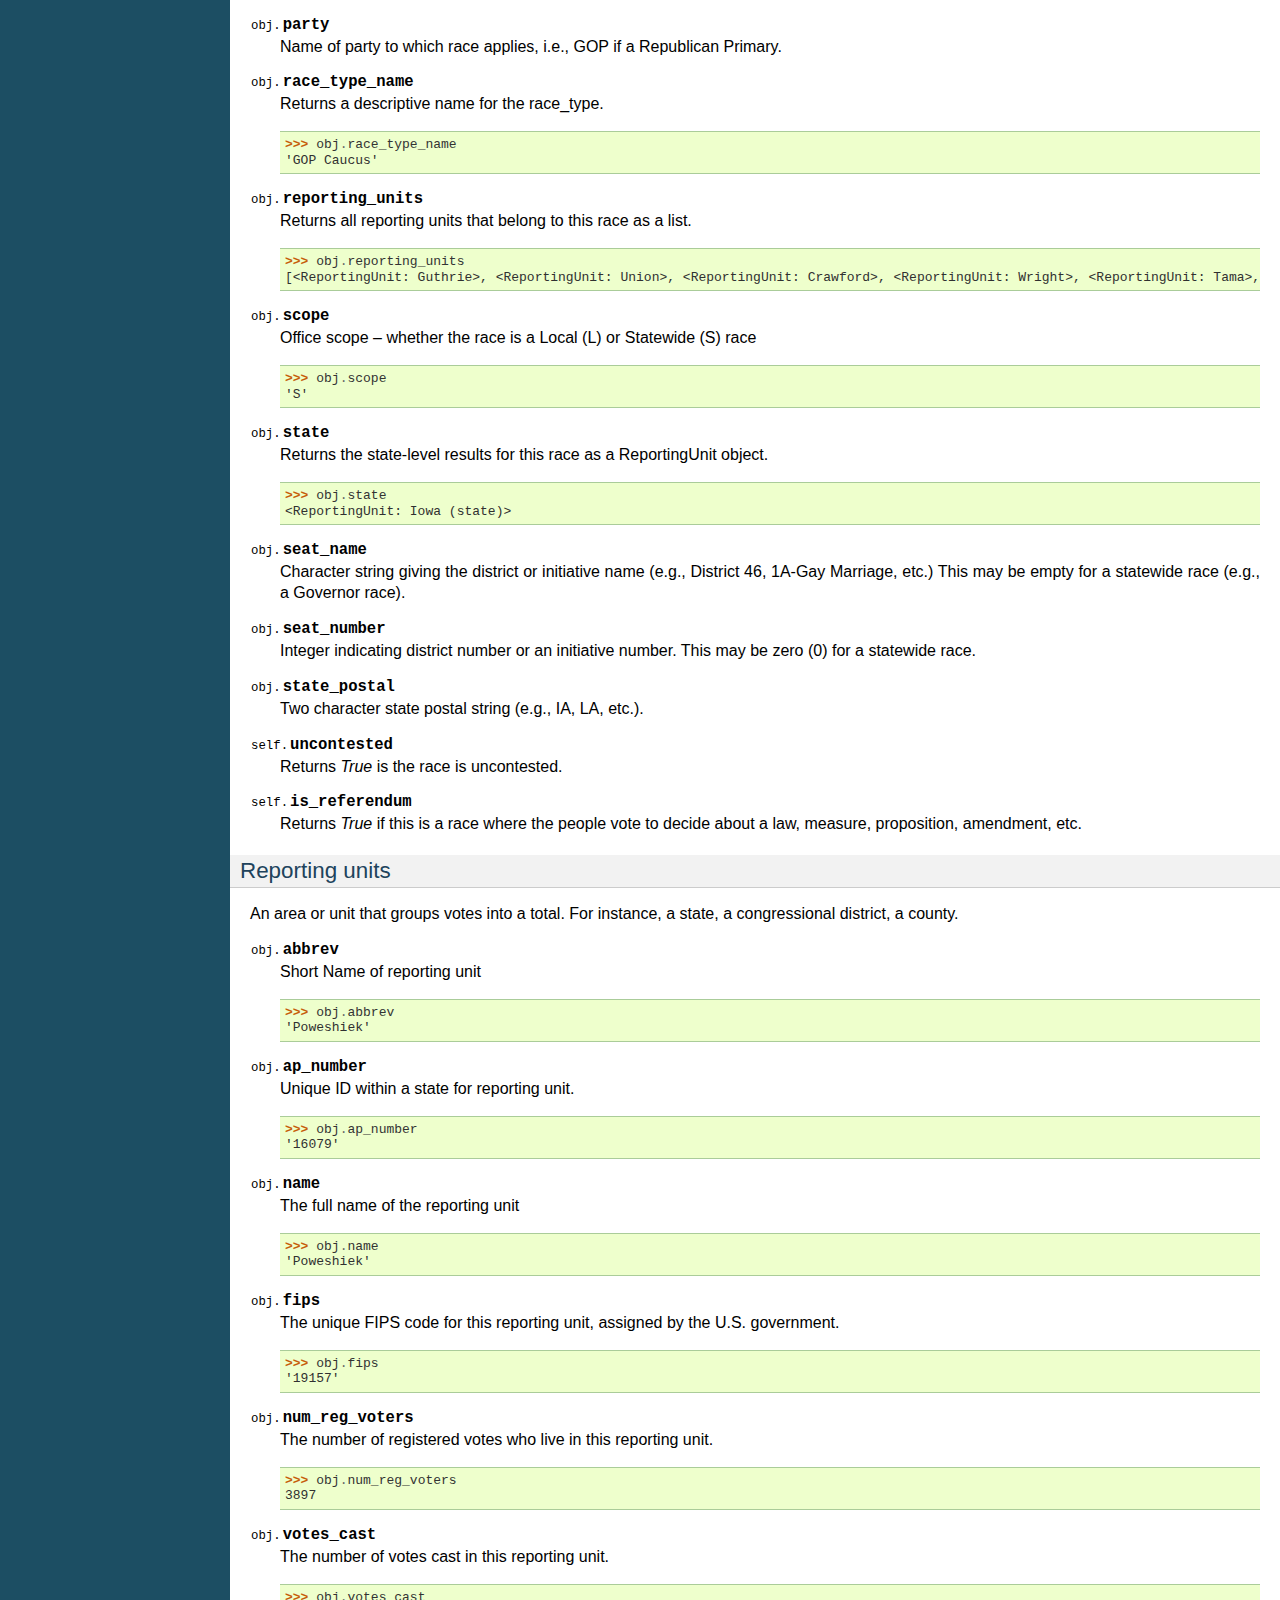
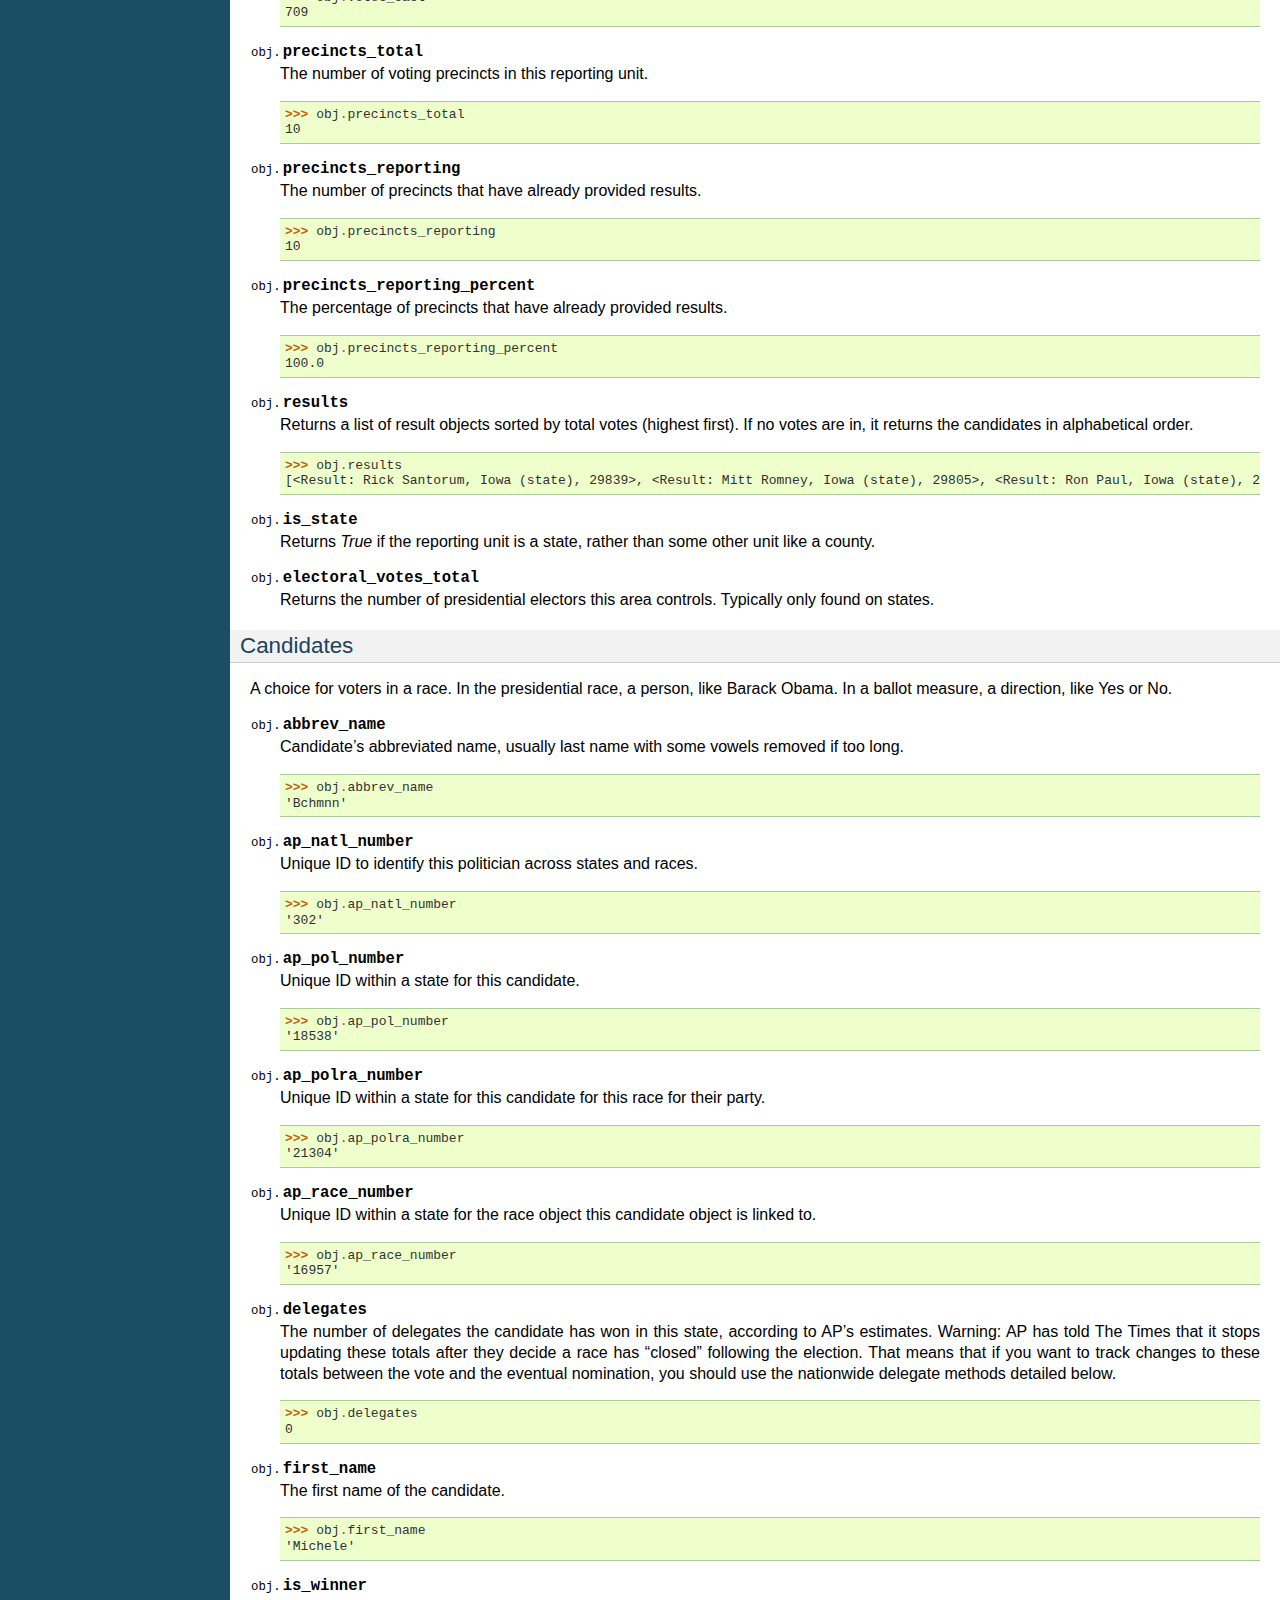
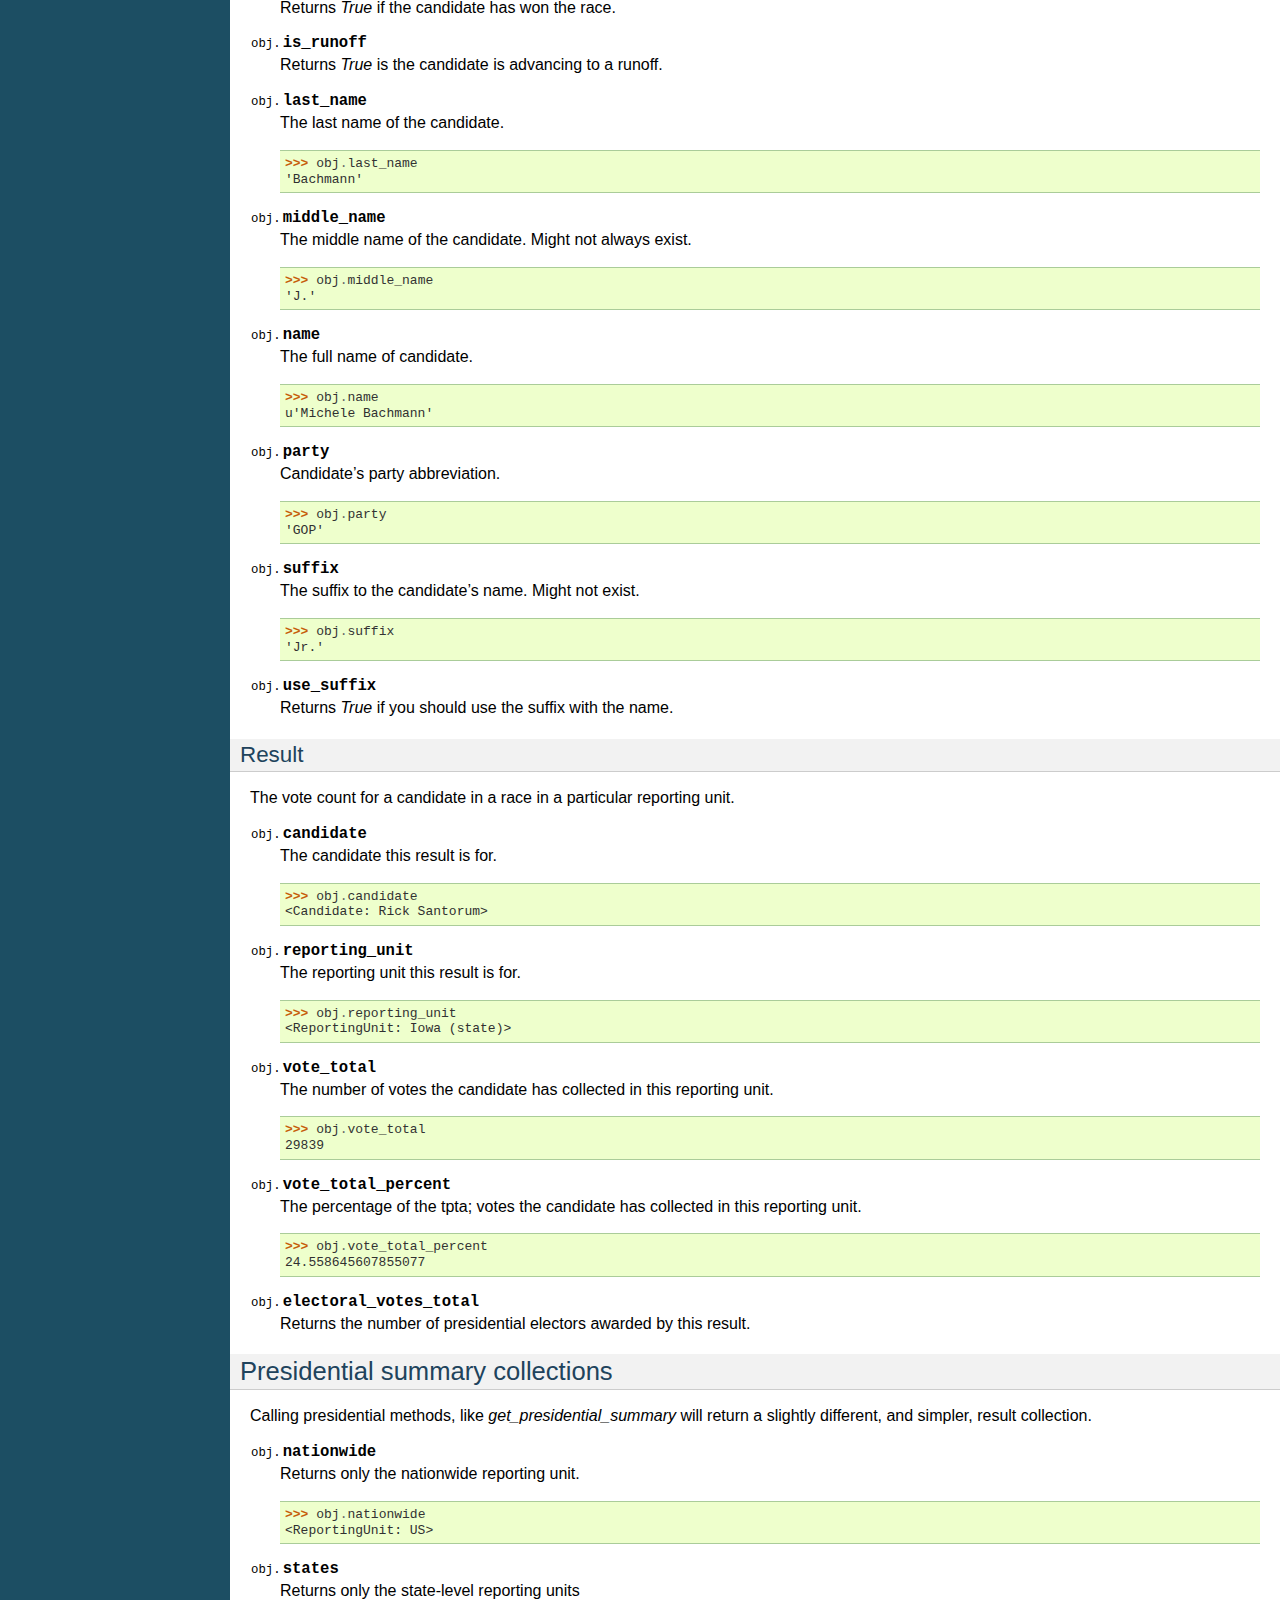
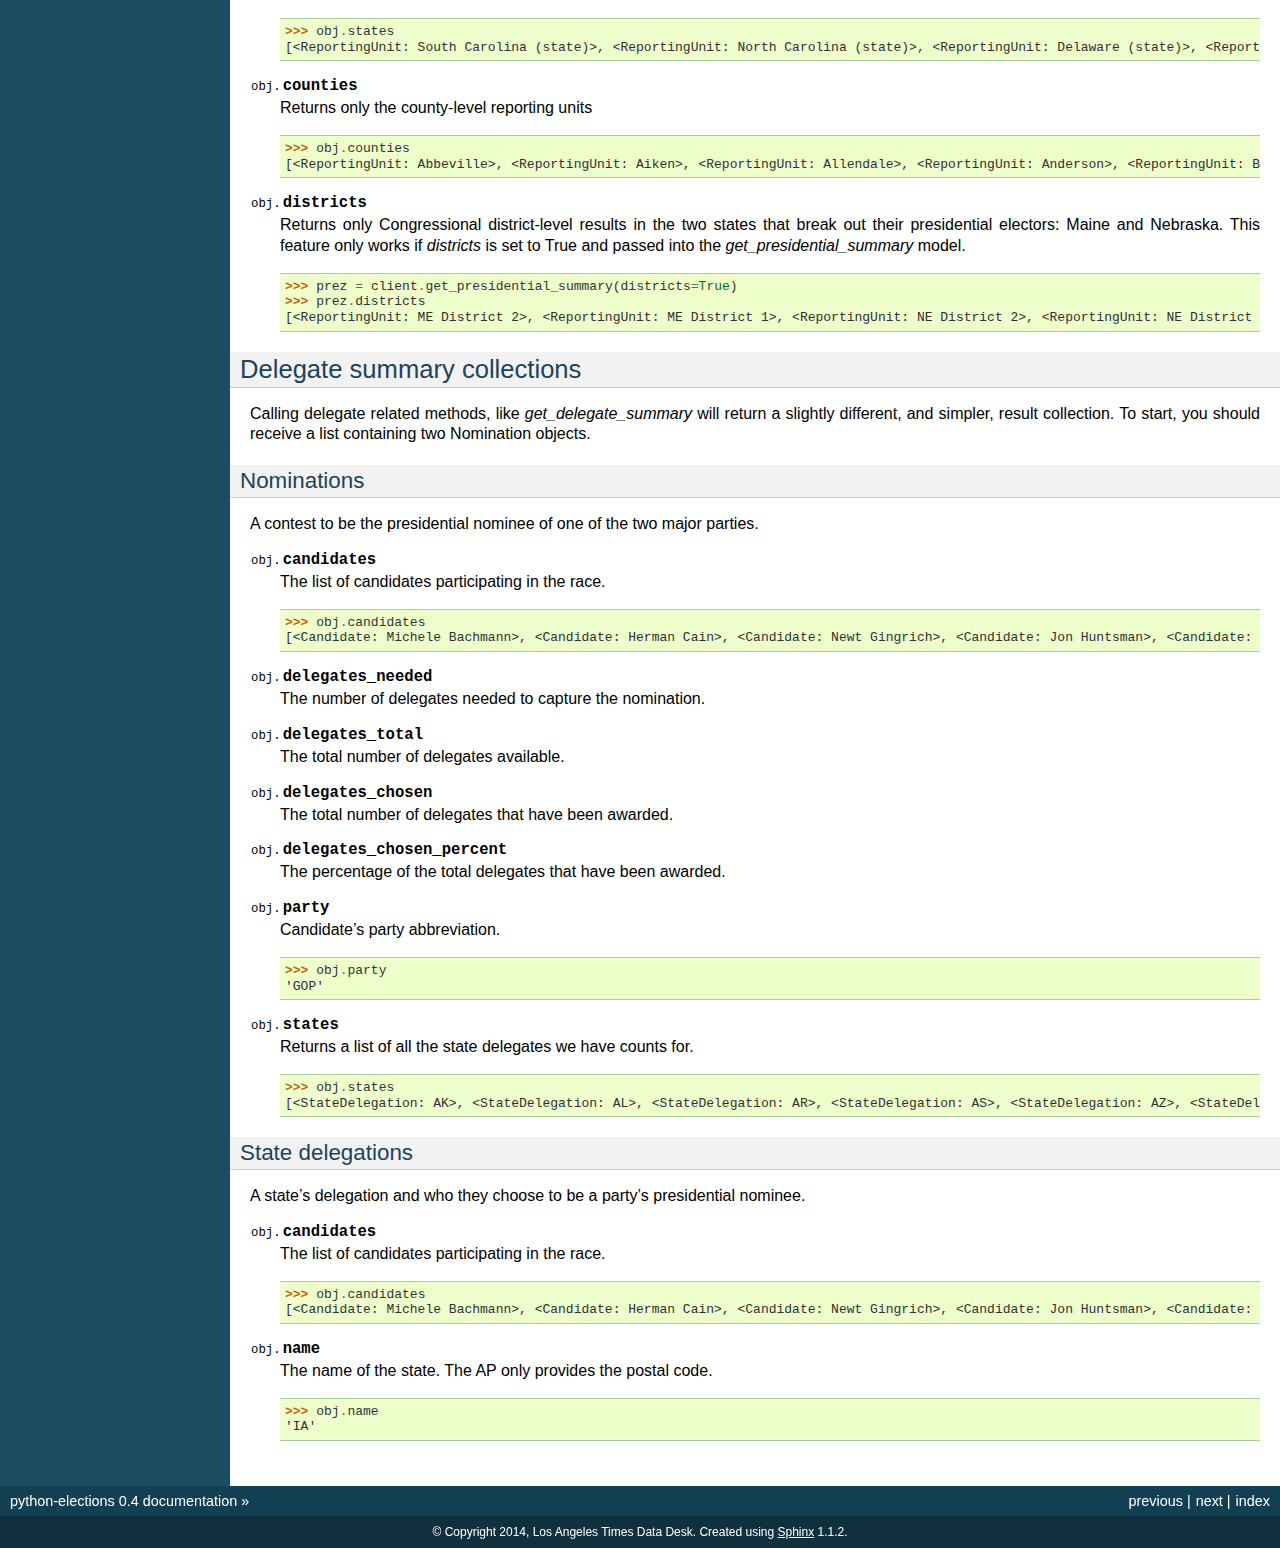
<file: docs/_build/html/theapclient.html>
<!DOCTYPE html PUBLIC "-//W3C//DTD XHTML 1.0 Transitional//EN"
  "http://www.w3.org/TR/xhtml1/DTD/xhtml1-transitional.dtd">


<html xmlns="http://www.w3.org/1999/xhtml">
  <head>
    <meta http-equiv="Content-Type" content="text/html; charset=utf-8" />
    
    <title>The Associated Press client &mdash; python-elections 0.4 documentation</title>
    
    <link rel="stylesheet" href="_static/default.css" type="text/css" />
    <link rel="stylesheet" href="_static/pygments.css" type="text/css" />
    
    <script type="text/javascript">
      var DOCUMENTATION_OPTIONS = {
        URL_ROOT:    '',
        VERSION:     '0.4',
        COLLAPSE_INDEX: false,
        FILE_SUFFIX: '.html',
        HAS_SOURCE:  true
      };
    </script>
    <script type="text/javascript" src="_static/jquery.js"></script>
    <script type="text/javascript" src="_static/underscore.js"></script>
    <script type="text/javascript" src="_static/doctools.js"></script>
    <link rel="top" title="python-elections 0.4 documentation" href="index.html" />
    <link rel="next" title="Changelog" href="changelog.html" />
    <link rel="prev" title="Getting Started" href="gettingstarted.html" /> 
  </head>
  <body>
    <div class="related">
      <h3>Navigation</h3>
      <ul>
        <li class="right" style="margin-right: 10px">
          <a href="genindex.html" title="General Index"
             accesskey="I">index</a></li>
        <li class="right" >
          <a href="changelog.html" title="Changelog"
             accesskey="N">next</a> |</li>
        <li class="right" >
          <a href="gettingstarted.html" title="Getting Started"
             accesskey="P">previous</a> |</li>
        <li><a href="index.html">python-elections 0.4 documentation</a> &raquo;</li> 
      </ul>
    </div>  

    <div class="document">
      <div class="documentwrapper">
        <div class="bodywrapper">
          <div class="body">
            
  <div class="section" id="the-associated-press-client">
<h1>The Associated Press client<a class="headerlink" href="#the-associated-press-client" title="Permalink to this headline">¶</a></h1>
<div class="section" id="retrieving-data">
<h2>Retrieving data<a class="headerlink" href="#retrieving-data" title="Permalink to this headline">¶</a></h2>
<p>The AP client is public class you can use to connect to the AP&#8217;s data feed.</p>
<dl class="function">
<dt id="client.get_state">
<tt class="descclassname">client.</tt><tt class="descname">get_state</tt><big>(</big><em>state_postal_code</em><big>)</big><a class="headerlink" href="#client.get_state" title="Permalink to this definition">¶</a></dt>
<dd><p>Takes a single state postal code, returns that state&#8217;s results.</p>
<div class="highlight-python"><div class="highlight"><pre><span class="gp">&gt;&gt;&gt; </span><span class="kn">from</span> <span class="nn">elections</span> <span class="kn">import</span> <span class="n">AP</span>
<span class="gp">&gt;&gt;&gt; </span><span class="n">client</span> <span class="o">=</span> <span class="n">AP</span><span class="p">(</span><span class="n">USERNAME</span><span class="p">,</span> <span class="n">PASSWORD</span><span class="p">)</span>
<span class="gp">&gt;&gt;&gt; </span><span class="n">client</span><span class="o">.</span><span class="n">get_state</span><span class="p">(</span><span class="s">&#39;IA&#39;</span><span class="p">)</span>
<span class="go">&lt;State: IA&gt;</span>
</pre></div>
</div>
</dd></dl>

<dl class="function">
<dt id="client.get_states">
<tt class="descclassname">client.</tt><tt class="descname">get_states</tt><big>(</big><em>*state_postal_codes</em><big>)</big><a class="headerlink" href="#client.get_states" title="Permalink to this definition">¶</a></dt>
<dd><p>Takes one to many state postal codes as arguments, returns a list of results for the requested states.</p>
<div class="highlight-python"><div class="highlight"><pre><span class="gp">&gt;&gt;&gt; </span><span class="kn">from</span> <span class="nn">elections</span> <span class="kn">import</span> <span class="n">AP</span>
<span class="gp">&gt;&gt;&gt; </span><span class="n">client</span> <span class="o">=</span> <span class="n">AP</span><span class="p">(</span><span class="n">USERNAME</span><span class="p">,</span> <span class="n">PASSWORD</span><span class="p">)</span>
<span class="gp">&gt;&gt;&gt; </span><span class="n">client</span><span class="o">.</span><span class="n">get_states</span><span class="p">(</span><span class="s">&#39;IA&#39;</span><span class="p">,</span> <span class="s">&#39;NH&#39;</span><span class="p">)</span>
<span class="go">[&lt;State: IA&gt;, &lt;State: NH&gt;]</span>
</pre></div>
</div>
</dd></dl>

<dl class="function">
<dt id="client.get_topofticket">
<tt class="descclassname">client.</tt><tt class="descname">get_topofticket</tt><big>(</big><em>election_date</em><big>)</big><a class="headerlink" href="#client.get_topofticket" title="Permalink to this definition">¶</a></dt>
<dd><p>Top of the ticket is an AP data service that provides limited results on the top races for all 50 states (i.e. President, Governor, US Senate, and US House). It requires a date in any common format, YYYY-MM-DD is preferred, and returns all results for that date.</p>
<p>If you do not provide a date, it defaults to the next major election. Today that is the Nov. 6, 2012 general election.</p>
<div class="highlight-python"><div class="highlight"><pre><span class="gp">&gt;&gt;&gt; </span><span class="kn">from</span> <span class="nn">elections</span> <span class="kn">import</span> <span class="n">AP</span>
<span class="gp">&gt;&gt;&gt; </span><span class="n">client</span> <span class="o">=</span> <span class="n">AP</span><span class="p">(</span><span class="n">USERNAME</span><span class="p">,</span> <span class="n">PASSWORD</span><span class="p">)</span>
<span class="gp">&gt;&gt;&gt; </span><span class="n">client</span><span class="o">.</span><span class="n">get_topofticket</span><span class="p">(</span><span class="s">&#39;2012-02-07&#39;</span><span class="p">)</span>
<span class="go">&lt;TopOfTicket: 20120207&gt;</span>
</pre></div>
</div>
</dd></dl>

<dl class="function">
<dt id="client.get_presidential_summary">
<tt class="descclassname">client.</tt><tt class="descname">get_presidential_summary</tt><big>(</big><em>districts=False</em><big>)</big><a class="headerlink" href="#client.get_presidential_summary" title="Permalink to this definition">¶</a></dt>
<dd><p>Returns a summary of presidential election results at three levels: nationwide popular vote and electoral vote; state-level popular vote and electoral vote; county-level popular vote.</p>
<p>If <cite>districts</cite> is provided and set to True the results will include Congressional district-level results in the two states that break out their presidential electors: Maine and Nebraska. This feature only works if the AP has given your account access to the ME and NE data folders. By default, <cite>districts</cite> is set to False.</p>
<div class="highlight-python"><div class="highlight"><pre><span class="gp">&gt;&gt;&gt; </span><span class="kn">from</span> <span class="nn">elections</span> <span class="kn">import</span> <span class="n">AP</span>
<span class="gp">&gt;&gt;&gt; </span><span class="n">client</span> <span class="o">=</span> <span class="n">AP</span><span class="p">(</span><span class="n">USERNAME</span><span class="p">,</span> <span class="n">PASSWORD</span><span class="p">)</span>
<span class="gp">&gt;&gt;&gt; </span><span class="n">client</span><span class="o">.</span><span class="n">get_presidential_summary</span><span class="p">()</span>
<span class="go">&lt;PresidentialSummary: None&gt;</span>
</pre></div>
</div>
</dd></dl>

<dl class="function">
<dt id="client.get_delegate_summary">
<tt class="descclassname">client.</tt><tt class="descname">get_delegate_summary</tt><big>(</big><big>)</big><a class="headerlink" href="#client.get_delegate_summary" title="Permalink to this definition">¶</a></dt>
<dd><p>Return a nationwide summary and state-level totals contain delegate counts for all the candidates in the presidential nomination contest held by the two major parties.</p>
<p><strong>Warning:</strong> This method does not currently work because the 2012 primaries are over and the AP has removed the folders it depends on.</p>
<div class="highlight-python"><div class="highlight"><pre><span class="gp">&gt;&gt;&gt; </span><span class="kn">from</span> <span class="nn">elections</span> <span class="kn">import</span> <span class="n">AP</span>
<span class="gp">&gt;&gt;&gt; </span><span class="n">client</span> <span class="o">=</span> <span class="n">AP</span><span class="p">(</span><span class="n">USERNAME</span><span class="p">,</span> <span class="n">PASSWORD</span><span class="p">)</span>
<span class="gp">&gt;&gt;&gt; </span><span class="n">client</span><span class="o">.</span><span class="n">documents</span><span class="o">.</span><span class="n">get_delegate_summary</span><span class="p">()</span>
<span class="go">[&lt;Nomination: Dem&gt;, &lt;Nomination: GOP&gt;]</span>
</pre></div>
</div>
</dd></dl>

<hr></div>
<div class="section" id="election-result-collections">
<h2>Election result collections<a class="headerlink" href="#election-result-collections" title="Permalink to this headline">¶</a></h2>
<p>Depending on which client method you use to harvest data, results may be returned as <cite>State</cite> or <cite>TopOfTicket</cite> objects. Don&#8217;t worry about the distinction, because they act pretty much the same. They share the following attributes for you to use.</p>
<dl class="attribute">
<dt id="obj.counties">
<tt class="descclassname">obj.</tt><tt class="descname">counties</tt><a class="headerlink" href="#obj.counties" title="Permalink to this definition">¶</a></dt>
<dd><p>Returns a list of all the counties from the pool of reporting units.</p>
<div class="highlight-python"><div class="highlight"><pre><span class="gp">&gt;&gt;&gt; </span><span class="n">obj</span> <span class="o">=</span> <span class="n">client</span><span class="o">.</span><span class="n">get_state</span><span class="p">(</span><span class="s">&#39;IA&#39;</span><span class="p">)</span>
<span class="gp">&gt;&gt;&gt; </span><span class="n">obj</span><span class="o">.</span><span class="n">counties</span>
<span class="go">[&lt;ReportingUnit: Guthrie&gt;, &lt;ReportingUnit: Union&gt;, &lt;ReportingUnit: Crawford&gt;, &lt;ReportingUnit: Wright&gt;, &lt;ReportingUnit: Tama&gt;, &lt;ReportingUnit: Hamilton&gt;, &lt;ReportingUnit: Worth&gt;, &lt;ReportingUnit: Hancock&gt;, &lt;ReportingUnit: Cherokee&gt;, &lt;ReportingUnit: Carroll&gt;, &lt;ReportingUnit: Webster&gt;, &lt;ReportingUnit: Clarke&gt;, ...]</span>
</pre></div>
</div>
</dd></dl>

<dl class="function">
<dt id="obj.filter_races">
<tt class="descclassname">obj.</tt><tt class="descname">filter_races</tt><big>(</big><em>**kwargs</em><big>)</big><a class="headerlink" href="#obj.filter_races" title="Permalink to this definition">¶</a></dt>
<dd><p>Takes a series of keyword arguments and returns any races that match.</p>
<div class="highlight-python"><div class="highlight"><pre><span class="gp">&gt;&gt;&gt; </span><span class="n">obj</span> <span class="o">=</span> <span class="n">client</span><span class="o">.</span><span class="n">get_state</span><span class="p">(</span><span class="s">&#39;IA&#39;</span><span class="p">)</span>
<span class="gp">&gt;&gt;&gt; </span><span class="n">obj</span><span class="o">.</span><span class="n">filter_races</span><span class="p">(</span><span class="n">office_name</span><span class="o">=</span><span class="s">&#39;President&#39;</span><span class="p">,</span> <span class="n">party</span><span class="o">=</span><span class="s">&#39;GOP&#39;</span><span class="p">)</span>
<span class="go">[&lt;Race: GOP Caucus - President&gt;]</span>
</pre></div>
</div>
</dd></dl>

<dl class="attribute">
<dt id="obj.races">
<tt class="descclassname">obj.</tt><tt class="descname">races</tt><a class="headerlink" href="#obj.races" title="Permalink to this definition">¶</a></dt>
<dd><p>Returns a list of all the races reporting results.</p>
<div class="highlight-python"><div class="highlight"><pre><span class="gp">&gt;&gt;&gt; </span><span class="n">obj</span> <span class="o">=</span> <span class="n">client</span><span class="o">.</span><span class="n">get_state</span><span class="p">(</span><span class="s">&#39;IA&#39;</span><span class="p">)</span>
<span class="gp">&gt;&gt;&gt; </span><span class="n">obj</span><span class="o">.</span><span class="n">races</span>
<span class="go">[&lt;Race: GOP Caucus - President&gt;]</span>
</pre></div>
</div>
</dd></dl>

<dl class="attribute">
<dt id="obj.reporting_units">
<tt class="descclassname">obj.</tt><tt class="descname">reporting_units</tt><a class="headerlink" href="#obj.reporting_units" title="Permalink to this definition">¶</a></dt>
<dd><p>Returns a list of all reporting units in the result collection.</p>
<div class="highlight-python"><div class="highlight"><pre><span class="gp">&gt;&gt;&gt; </span><span class="n">obj</span> <span class="o">=</span> <span class="n">client</span><span class="o">.</span><span class="n">get_state</span><span class="p">(</span><span class="s">&quot;IA&quot;</span><span class="p">)</span>
<span class="gp">&gt;&gt;&gt; </span><span class="n">obj</span><span class="o">.</span><span class="n">reporting_units</span>
<span class="go">[&lt;ReportingUnit: Guthrie&gt;, &lt;ReportingUnit: Union&gt;, &lt;ReportingUnit: Crawford&gt;, &lt;ReportingUnit: Wright&gt;, &lt;ReportingUnit: Tama&gt;, &lt;ReportingUnit: Hamilton&gt;, &lt;ReportingUnit: Worth&gt;, &lt;ReportingUnit: Hancock&gt;, &lt;ReportingUnit: Cherokee&gt;, &lt;ReportingUnit: Carroll&gt;, &lt;ReportingUnit: Webster&gt;, &lt;ReportingUnit: Clarke&gt;, ...]</span>
</pre></div>
</div>
</dd></dl>

<dl class="attribute">
<dt id="obj.states">
<tt class="descclassname">obj.</tt><tt class="descname">states</tt><a class="headerlink" href="#obj.states" title="Permalink to this definition">¶</a></dt>
<dd><p>Returns a list of all the states from the pool of reporting units. Only available on <cite>TopOfTicket</cite> result collections.</p>
<div class="highlight-python"><div class="highlight"><pre><span class="gp">&gt;&gt;&gt; </span><span class="n">obj</span> <span class="o">=</span> <span class="n">client</span><span class="o">.</span><span class="n">get_topofticket</span><span class="p">(</span><span class="s">&#39;2012-02-07&#39;</span><span class="p">)</span>
<span class="gp">&gt;&gt;&gt; </span><span class="n">obj</span><span class="o">.</span><span class="n">states</span>
<span class="go">[&lt;ReportingUnit: Missouri (state)&gt;, &lt;ReportingUnit: Minnesota (state)&gt;, &lt;ReportingUnit: Colorado (state)&gt;]</span>
</pre></div>
</div>
</dd></dl>

<div class="section" id="races">
<h3>Races<a class="headerlink" href="#races" title="Permalink to this headline">¶</a></h3>
<p>A contest being decided by voters choosing between candidates. This object is the key to everything about it. It is often found in the <cite>races</cite> attribute of a result collection.</p>
<dl class="attribute">
<dt id="obj.ap_race_number">
<tt class="descclassname">obj.</tt><tt class="descname">ap_race_number</tt><a class="headerlink" href="#obj.ap_race_number" title="Permalink to this definition">¶</a></dt>
<dd><p>AP-assigned race number. Race numbers are guaranteed to be unique only within a state.</p>
<div class="highlight-python"><div class="highlight"><pre><span class="gp">&gt;&gt;&gt; </span><span class="n">obj</span><span class="o">.</span><span class="n">ap_race_number</span>
<span class="go">&#39;16957&#39;</span>
</pre></div>
</div>
</dd></dl>

<dl class="attribute">
<dt id="obj.candidates">
<tt class="descclassname">obj.</tt><tt class="descname">candidates</tt><a class="headerlink" href="#obj.candidates" title="Permalink to this definition">¶</a></dt>
<dd><p>The list of candidates participating in the race.</p>
<div class="highlight-python"><div class="highlight"><pre><span class="gp">&gt;&gt;&gt; </span><span class="n">obj</span><span class="o">.</span><span class="n">candidates</span>
<span class="go">[&lt;Candidate: Michele Bachmann&gt;, &lt;Candidate: Herman Cain&gt;, &lt;Candidate: Newt Gingrich&gt;, &lt;Candidate: Jon Huntsman&gt;, &lt;Candidate: No Preference&gt;, &lt;Candidate: Other&gt;, &lt;Candidate: Ron Paul&gt;, &lt;Candidate: Rick Perry&gt;, &lt;Candidate: Buddy Roemer&gt;, &lt;Candidate: Mitt Romney&gt;, &lt;Candidate: Rick Santorum&gt;]</span>
</pre></div>
</div>
</dd></dl>

<dl class="attribute">
<dt>
<tt class="descclassname">obj.</tt><tt class="descname">counties</tt></dt>
<dd><p>Returns all the counties that report results for this race as a list.</p>
<div class="highlight-python"><div class="highlight"><pre><span class="gp">&gt;&gt;&gt; </span><span class="n">obj</span><span class="o">.</span><span class="n">counties</span>
<span class="go">[&lt;ReportingUnit: Adair&gt;, &lt;ReportingUnit: Adams&gt;, &lt;ReportingUnit: Allamakee&gt;, &lt;ReportingUnit: Appanoose&gt;, &lt;ReportingUnit: Audubon&gt;, &lt;ReportingUnit: Benton&gt;, &lt;ReportingUnit: Black Hawk&gt;, &lt;ReportingUnit: Boone&gt;, &lt;ReportingUnit: Bremer&gt;, &lt;ReportingUnit: Buchanan&gt;, ...</span>
</pre></div>
</div>
</dd></dl>

<dl class="attribute">
<dt id="obj.date">
<tt class="descclassname">obj.</tt><tt class="descname">date</tt><a class="headerlink" href="#obj.date" title="Permalink to this definition">¶</a></dt>
<dd><p>The date of the election in Python&#8217;s datetime format.</p>
<div class="highlight-python"><div class="highlight"><pre><span class="gp">&gt;&gt;&gt; </span><span class="n">obj</span><span class="o">.</span><span class="n">date</span>
<span class="go">datetime.date(2012, 1, 3)</span>
</pre></div>
</div>
</dd></dl>

<dl class="attribute">
<dt id="obj.is_primary">
<tt class="descclassname">obj.</tt><tt class="descname">is_primary</tt><a class="headerlink" href="#obj.is_primary" title="Permalink to this definition">¶</a></dt>
<dd><p>Returns <cite>True</cite> if the race is a primary.</p>
</dd></dl>

<dl class="attribute">
<dt id="obj.is_caucus">
<tt class="descclassname">obj.</tt><tt class="descname">is_caucus</tt><a class="headerlink" href="#obj.is_caucus" title="Permalink to this definition">¶</a></dt>
<dd><p>Returns <cite>True</cite> if the race is a caucus.</p>
</dd></dl>

<dl class="attribute">
<dt id="obj.is_general">
<tt class="descclassname">obj.</tt><tt class="descname">is_general</tt><a class="headerlink" href="#obj.is_general" title="Permalink to this definition">¶</a></dt>
<dd><p>Returns <cite>True</cite> if the race is part of a general election.</p>
</dd></dl>

<dl class="attribute">
<dt id="obj.name">
<tt class="descclassname">obj.</tt><tt class="descname">name</tt><a class="headerlink" href="#obj.name" title="Permalink to this definition">¶</a></dt>
<dd><p>The name of the race.</p>
<div class="highlight-python"><div class="highlight"><pre><span class="gp">&gt;&gt;&gt; </span><span class="n">obj</span><span class="o">.</span><span class="n">name</span>
<span class="go">&#39;GOP Caucus - President&#39;</span>
</pre></div>
</div>
</dd></dl>

<dl class="attribute">
<dt id="obj.num_winners">
<tt class="descclassname">obj.</tt><tt class="descname">num_winners</tt><a class="headerlink" href="#obj.num_winners" title="Permalink to this definition">¶</a></dt>
<dd><p>Integer giving the maximum number of winners.</p>
<div class="highlight-python"><div class="highlight"><pre><span class="gp">&gt;&gt;&gt; </span><span class="n">obj</span><span class="o">.</span><span class="n">num_winners</span>
<span class="go">1</span>
</pre></div>
</div>
</dd></dl>

<dl class="attribute">
<dt id="obj.office_name">
<tt class="descclassname">obj.</tt><tt class="descname">office_name</tt><a class="headerlink" href="#obj.office_name" title="Permalink to this definition">¶</a></dt>
<dd><p>Character string for office name (e.g., U.S. House, Governor, etc.)</p>
<div class="highlight-python"><div class="highlight"><pre><span class="gp">&gt;&gt;&gt; </span><span class="n">obj</span><span class="o">.</span><span class="n">office_name</span>
<span class="go">&#39;President&#39;</span>
</pre></div>
</div>
</dd></dl>

<dl class="attribute">
<dt id="obj.office_description">
<tt class="descclassname">obj.</tt><tt class="descname">office_description</tt><a class="headerlink" href="#obj.office_description" title="Permalink to this definition">¶</a></dt>
<dd><p>Character string further describing the office type. May be empty.</p>
</dd></dl>

<dl class="attribute">
<dt id="obj.office_id">
<tt class="descclassname">obj.</tt><tt class="descname">office_id</tt><a class="headerlink" href="#obj.office_id" title="Permalink to this definition">¶</a></dt>
<dd><p>Single character Office Type ID. Only top-of-the-ticket races (President, Governor, US Senate, and US House) are guaranteed to be unique on a national level. All other office types are guaranteed to be unique only within a state. A full list of the office identifiers can be found in AP&#8217;s documentation.</p>
</dd></dl>

<dl class="attribute">
<dt id="obj.party">
<tt class="descclassname">obj.</tt><tt class="descname">party</tt><a class="headerlink" href="#obj.party" title="Permalink to this definition">¶</a></dt>
<dd><p>Name of party to which race applies, i.e., GOP if a Republican Primary.</p>
</dd></dl>

<dl class="attribute">
<dt id="obj.race_type_name">
<tt class="descclassname">obj.</tt><tt class="descname">race_type_name</tt><a class="headerlink" href="#obj.race_type_name" title="Permalink to this definition">¶</a></dt>
<dd><p>Returns a descriptive name for the race_type.</p>
<div class="highlight-python"><div class="highlight"><pre><span class="gp">&gt;&gt;&gt; </span><span class="n">obj</span><span class="o">.</span><span class="n">race_type_name</span>
<span class="go">&#39;GOP Caucus&#39;</span>
</pre></div>
</div>
</dd></dl>

<dl class="attribute">
<dt>
<tt class="descclassname">obj.</tt><tt class="descname">reporting_units</tt></dt>
<dd><p>Returns all reporting units that belong to this race as a list.</p>
<div class="highlight-python"><div class="highlight"><pre><span class="gp">&gt;&gt;&gt; </span><span class="n">obj</span><span class="o">.</span><span class="n">reporting_units</span>
<span class="go">[&lt;ReportingUnit: Guthrie&gt;, &lt;ReportingUnit: Union&gt;, &lt;ReportingUnit: Crawford&gt;, &lt;ReportingUnit: Wright&gt;, &lt;ReportingUnit: Tama&gt;, &lt;ReportingUnit: Hamilton&gt;, &lt;ReportingUnit: Worth&gt;, &lt;ReportingUnit: Hancock&gt;, &lt;ReportingUnit: Cherokee&gt;, &lt;ReportingUnit: Carroll&gt;, ...</span>
</pre></div>
</div>
</dd></dl>

<dl class="attribute">
<dt id="obj.scope">
<tt class="descclassname">obj.</tt><tt class="descname">scope</tt><a class="headerlink" href="#obj.scope" title="Permalink to this definition">¶</a></dt>
<dd><p>Office scope – whether the race is a Local (L) or Statewide (S) race</p>
<div class="highlight-python"><div class="highlight"><pre><span class="gp">&gt;&gt;&gt; </span><span class="n">obj</span><span class="o">.</span><span class="n">scope</span>
<span class="go">&#39;S&#39;</span>
</pre></div>
</div>
</dd></dl>

<dl class="attribute">
<dt id="obj.state">
<tt class="descclassname">obj.</tt><tt class="descname">state</tt><a class="headerlink" href="#obj.state" title="Permalink to this definition">¶</a></dt>
<dd><p>Returns the state-level results for this race as a ReportingUnit object.</p>
<div class="highlight-python"><div class="highlight"><pre><span class="gp">&gt;&gt;&gt; </span><span class="n">obj</span><span class="o">.</span><span class="n">state</span>
<span class="go">&lt;ReportingUnit: Iowa (state)&gt;</span>
</pre></div>
</div>
</dd></dl>

<dl class="attribute">
<dt id="obj.seat_name">
<tt class="descclassname">obj.</tt><tt class="descname">seat_name</tt><a class="headerlink" href="#obj.seat_name" title="Permalink to this definition">¶</a></dt>
<dd><p>Character string giving the district or initiative name (e.g., District 46, 1A-Gay Marriage, etc.) This may be empty for a statewide race (e.g., a Governor race).</p>
</dd></dl>

<dl class="attribute">
<dt id="obj.seat_number">
<tt class="descclassname">obj.</tt><tt class="descname">seat_number</tt><a class="headerlink" href="#obj.seat_number" title="Permalink to this definition">¶</a></dt>
<dd><p>Integer indicating district number or an initiative number. This may be zero (0) for a statewide race.</p>
</dd></dl>

<dl class="attribute">
<dt id="obj.state_postal">
<tt class="descclassname">obj.</tt><tt class="descname">state_postal</tt><a class="headerlink" href="#obj.state_postal" title="Permalink to this definition">¶</a></dt>
<dd><p>Two character state postal string (e.g., IA, LA, etc.).</p>
</dd></dl>

<dl class="attribute">
<dt id="self.uncontested">
<tt class="descclassname">self.</tt><tt class="descname">uncontested</tt><a class="headerlink" href="#self.uncontested" title="Permalink to this definition">¶</a></dt>
<dd><p>Returns <cite>True</cite> is the race is uncontested.</p>
</dd></dl>

<dl class="attribute">
<dt id="self.is_referendum">
<tt class="descclassname">self.</tt><tt class="descname">is_referendum</tt><a class="headerlink" href="#self.is_referendum" title="Permalink to this definition">¶</a></dt>
<dd><p>Returns <cite>True</cite> if this is a race where the people vote to decide about a law, measure, proposition, amendment, etc.</p>
</dd></dl>

</div>
<div class="section" id="reporting-units">
<h3>Reporting units<a class="headerlink" href="#reporting-units" title="Permalink to this headline">¶</a></h3>
<p>An area or unit that groups votes into a total. For instance, a state, a congressional district, a county.</p>
<dl class="attribute">
<dt id="obj.abbrev">
<tt class="descclassname">obj.</tt><tt class="descname">abbrev</tt><a class="headerlink" href="#obj.abbrev" title="Permalink to this definition">¶</a></dt>
<dd><p>Short Name of reporting unit</p>
<div class="highlight-python"><div class="highlight"><pre><span class="gp">&gt;&gt;&gt; </span><span class="n">obj</span><span class="o">.</span><span class="n">abbrev</span>
<span class="go">&#39;Poweshiek&#39;</span>
</pre></div>
</div>
</dd></dl>

<dl class="attribute">
<dt id="obj.ap_number">
<tt class="descclassname">obj.</tt><tt class="descname">ap_number</tt><a class="headerlink" href="#obj.ap_number" title="Permalink to this definition">¶</a></dt>
<dd><p>Unique ID within a state for reporting unit.</p>
<div class="highlight-python"><div class="highlight"><pre><span class="gp">&gt;&gt;&gt; </span><span class="n">obj</span><span class="o">.</span><span class="n">ap_number</span>
<span class="go">&#39;16079&#39;</span>
</pre></div>
</div>
</dd></dl>

<dl class="attribute">
<dt>
<tt class="descclassname">obj.</tt><tt class="descname">name</tt></dt>
<dd><p>The full name of the reporting unit</p>
<div class="highlight-python"><div class="highlight"><pre><span class="gp">&gt;&gt;&gt; </span><span class="n">obj</span><span class="o">.</span><span class="n">name</span>
<span class="go">&#39;Poweshiek&#39;</span>
</pre></div>
</div>
</dd></dl>

<dl class="attribute">
<dt id="obj.fips">
<tt class="descclassname">obj.</tt><tt class="descname">fips</tt><a class="headerlink" href="#obj.fips" title="Permalink to this definition">¶</a></dt>
<dd><p>The unique FIPS code for this reporting unit, assigned by the U.S. government.</p>
<div class="highlight-python"><div class="highlight"><pre><span class="gp">&gt;&gt;&gt; </span><span class="n">obj</span><span class="o">.</span><span class="n">fips</span>
<span class="go">&#39;19157&#39;</span>
</pre></div>
</div>
</dd></dl>

<dl class="attribute">
<dt id="obj.num_reg_voters">
<tt class="descclassname">obj.</tt><tt class="descname">num_reg_voters</tt><a class="headerlink" href="#obj.num_reg_voters" title="Permalink to this definition">¶</a></dt>
<dd><p>The number of registered votes who live in this reporting unit.</p>
<div class="highlight-python"><div class="highlight"><pre><span class="gp">&gt;&gt;&gt; </span><span class="n">obj</span><span class="o">.</span><span class="n">num_reg_voters</span>
<span class="go">3897</span>
</pre></div>
</div>
</dd></dl>

<dl class="attribute">
<dt id="obj.votes_cast">
<tt class="descclassname">obj.</tt><tt class="descname">votes_cast</tt><a class="headerlink" href="#obj.votes_cast" title="Permalink to this definition">¶</a></dt>
<dd><p>The number of votes cast in this reporting unit.</p>
<div class="highlight-python"><div class="highlight"><pre><span class="gp">&gt;&gt;&gt; </span><span class="n">obj</span><span class="o">.</span><span class="n">votes_cast</span>
<span class="go">709</span>
</pre></div>
</div>
</dd></dl>

<dl class="attribute">
<dt id="obj.precincts_total">
<tt class="descclassname">obj.</tt><tt class="descname">precincts_total</tt><a class="headerlink" href="#obj.precincts_total" title="Permalink to this definition">¶</a></dt>
<dd><p>The number of voting precincts in this reporting unit.</p>
<div class="highlight-python"><div class="highlight"><pre><span class="gp">&gt;&gt;&gt; </span><span class="n">obj</span><span class="o">.</span><span class="n">precincts_total</span>
<span class="go">10</span>
</pre></div>
</div>
</dd></dl>

<dl class="attribute">
<dt id="obj.precincts_reporting">
<tt class="descclassname">obj.</tt><tt class="descname">precincts_reporting</tt><a class="headerlink" href="#obj.precincts_reporting" title="Permalink to this definition">¶</a></dt>
<dd><p>The number of precincts that have already provided results.</p>
<div class="highlight-python"><div class="highlight"><pre><span class="gp">&gt;&gt;&gt; </span><span class="n">obj</span><span class="o">.</span><span class="n">precincts_reporting</span>
<span class="go">10</span>
</pre></div>
</div>
</dd></dl>

<dl class="attribute">
<dt id="obj.precincts_reporting_percent">
<tt class="descclassname">obj.</tt><tt class="descname">precincts_reporting_percent</tt><a class="headerlink" href="#obj.precincts_reporting_percent" title="Permalink to this definition">¶</a></dt>
<dd><p>The percentage of precincts that have already provided results.</p>
<div class="highlight-python"><div class="highlight"><pre><span class="gp">&gt;&gt;&gt; </span><span class="n">obj</span><span class="o">.</span><span class="n">precincts_reporting_percent</span>
<span class="go">100.0</span>
</pre></div>
</div>
</dd></dl>

<dl class="attribute">
<dt id="obj.results">
<tt class="descclassname">obj.</tt><tt class="descname">results</tt><a class="headerlink" href="#obj.results" title="Permalink to this definition">¶</a></dt>
<dd><p>Returns a list of result objects sorted by total votes (highest first). If no votes are in, it returns the candidates in alphabetical order.</p>
<div class="highlight-python"><div class="highlight"><pre><span class="gp">&gt;&gt;&gt; </span><span class="n">obj</span><span class="o">.</span><span class="n">results</span>
<span class="go">[&lt;Result: Rick Santorum, Iowa (state), 29839&gt;, &lt;Result: Mitt Romney, Iowa (state), 29805&gt;, &lt;Result: Ron Paul, Iowa (state), 26036&gt;, &lt;Result: Newt Gingrich, Iowa (state), 16163&gt;, &lt;Result: Rick Perry, Iowa (state), 12557&gt;, &lt;Result: Michele Bachmann, Iowa (state), 6046&gt;, &lt;Result: Jon Huntsman, Iowa (state), 739&gt;, &lt;Result: No Preference, Iowa (state), 147&gt;, &lt;Result: Other, Iowa (state), 107&gt;, &lt;Result: Herman Cain, Iowa (state), 45&gt;, &lt;Result: Buddy Roemer, Iowa (state), 17&gt;]</span>
</pre></div>
</div>
</dd></dl>

<dl class="attribute">
<dt id="obj.is_state">
<tt class="descclassname">obj.</tt><tt class="descname">is_state</tt><a class="headerlink" href="#obj.is_state" title="Permalink to this definition">¶</a></dt>
<dd><p>Returns <cite>True</cite> if the reporting unit is a state, rather than some other unit like a county.</p>
</dd></dl>

<dl class="attribute">
<dt id="obj.electoral_votes_total">
<tt class="descclassname">obj.</tt><tt class="descname">electoral_votes_total</tt><a class="headerlink" href="#obj.electoral_votes_total" title="Permalink to this definition">¶</a></dt>
<dd><p>Returns the number of presidential electors this area controls. Typically only found on states.</p>
</dd></dl>

</div>
<div class="section" id="candidates">
<h3>Candidates<a class="headerlink" href="#candidates" title="Permalink to this headline">¶</a></h3>
<p>A choice for voters in a race. In the presidential race, a person, like Barack Obama. In a ballot measure, a direction, like Yes or No.</p>
<dl class="attribute">
<dt id="obj.abbrev_name">
<tt class="descclassname">obj.</tt><tt class="descname">abbrev_name</tt><a class="headerlink" href="#obj.abbrev_name" title="Permalink to this definition">¶</a></dt>
<dd><p>Candidate&#8217;s abbreviated name, usually last name with some vowels removed if too long.</p>
<div class="highlight-python"><div class="highlight"><pre><span class="gp">&gt;&gt;&gt; </span><span class="n">obj</span><span class="o">.</span><span class="n">abbrev_name</span>
<span class="go">&#39;Bchmnn&#39;</span>
</pre></div>
</div>
</dd></dl>

<dl class="attribute">
<dt id="obj.ap_natl_number">
<tt class="descclassname">obj.</tt><tt class="descname">ap_natl_number</tt><a class="headerlink" href="#obj.ap_natl_number" title="Permalink to this definition">¶</a></dt>
<dd><p>Unique ID to identify this politician across states and races.</p>
<div class="highlight-python"><div class="highlight"><pre><span class="gp">&gt;&gt;&gt; </span><span class="n">obj</span><span class="o">.</span><span class="n">ap_natl_number</span>
<span class="go">&#39;302&#39;</span>
</pre></div>
</div>
</dd></dl>

<dl class="attribute">
<dt id="obj.ap_pol_number">
<tt class="descclassname">obj.</tt><tt class="descname">ap_pol_number</tt><a class="headerlink" href="#obj.ap_pol_number" title="Permalink to this definition">¶</a></dt>
<dd><p>Unique ID within a state for this candidate.</p>
<div class="highlight-python"><div class="highlight"><pre><span class="gp">&gt;&gt;&gt; </span><span class="n">obj</span><span class="o">.</span><span class="n">ap_pol_number</span>
<span class="go">&#39;18538&#39;</span>
</pre></div>
</div>
</dd></dl>

<dl class="attribute">
<dt id="obj.ap_polra_number">
<tt class="descclassname">obj.</tt><tt class="descname">ap_polra_number</tt><a class="headerlink" href="#obj.ap_polra_number" title="Permalink to this definition">¶</a></dt>
<dd><p>Unique ID within a state for this candidate for this race for their party.</p>
<div class="highlight-python"><div class="highlight"><pre><span class="gp">&gt;&gt;&gt; </span><span class="n">obj</span><span class="o">.</span><span class="n">ap_polra_number</span>
<span class="go">&#39;21304&#39;</span>
</pre></div>
</div>
</dd></dl>

<dl class="attribute">
<dt>
<tt class="descclassname">obj.</tt><tt class="descname">ap_race_number</tt></dt>
<dd><p>Unique ID within a state for the race object this candidate object is linked to.</p>
<div class="highlight-python"><div class="highlight"><pre><span class="gp">&gt;&gt;&gt; </span><span class="n">obj</span><span class="o">.</span><span class="n">ap_race_number</span>
<span class="go">&#39;16957&#39;</span>
</pre></div>
</div>
</dd></dl>

<dl class="attribute">
<dt id="obj.delegates">
<tt class="descclassname">obj.</tt><tt class="descname">delegates</tt><a class="headerlink" href="#obj.delegates" title="Permalink to this definition">¶</a></dt>
<dd><p>The number of delegates the candidate has won in this state, according to AP&#8217;s estimates. Warning: AP has told The Times that it stops updating these totals after they decide a race has &#8220;closed&#8221; following the election. That means that if you want to track changes to these totals between the vote and the eventual nomination, you should use the nationwide delegate methods detailed below.</p>
<div class="highlight-python"><div class="highlight"><pre><span class="gp">&gt;&gt;&gt; </span><span class="n">obj</span><span class="o">.</span><span class="n">delegates</span>
<span class="go">0</span>
</pre></div>
</div>
</dd></dl>

<dl class="attribute">
<dt id="obj.first_name">
<tt class="descclassname">obj.</tt><tt class="descname">first_name</tt><a class="headerlink" href="#obj.first_name" title="Permalink to this definition">¶</a></dt>
<dd><p>The first name of the candidate.</p>
<div class="highlight-python"><div class="highlight"><pre><span class="gp">&gt;&gt;&gt; </span><span class="n">obj</span><span class="o">.</span><span class="n">first_name</span>
<span class="go">&#39;Michele&#39;</span>
</pre></div>
</div>
</dd></dl>

<dl class="attribute">
<dt id="obj.is_winner">
<tt class="descclassname">obj.</tt><tt class="descname">is_winner</tt><a class="headerlink" href="#obj.is_winner" title="Permalink to this definition">¶</a></dt>
<dd><p>Returns <cite>True</cite> if the candidate has won the race.</p>
</dd></dl>

<dl class="attribute">
<dt id="obj.is_runoff">
<tt class="descclassname">obj.</tt><tt class="descname">is_runoff</tt><a class="headerlink" href="#obj.is_runoff" title="Permalink to this definition">¶</a></dt>
<dd><p>Returns <cite>True</cite> is the candidate is advancing to a runoff.</p>
</dd></dl>

<dl class="attribute">
<dt id="obj.last_name">
<tt class="descclassname">obj.</tt><tt class="descname">last_name</tt><a class="headerlink" href="#obj.last_name" title="Permalink to this definition">¶</a></dt>
<dd><p>The last name of the candidate.</p>
<div class="highlight-python"><div class="highlight"><pre><span class="gp">&gt;&gt;&gt; </span><span class="n">obj</span><span class="o">.</span><span class="n">last_name</span>
<span class="go">&#39;Bachmann&#39;</span>
</pre></div>
</div>
</dd></dl>

<dl class="attribute">
<dt id="obj.middle_name">
<tt class="descclassname">obj.</tt><tt class="descname">middle_name</tt><a class="headerlink" href="#obj.middle_name" title="Permalink to this definition">¶</a></dt>
<dd><p>The middle name of the candidate. Might not always exist.</p>
<div class="highlight-python"><div class="highlight"><pre><span class="gp">&gt;&gt;&gt; </span><span class="n">obj</span><span class="o">.</span><span class="n">middle_name</span>
<span class="go">&#39;J.&#39;</span>
</pre></div>
</div>
</dd></dl>

<dl class="attribute">
<dt>
<tt class="descclassname">obj.</tt><tt class="descname">name</tt></dt>
<dd><p>The full name of candidate.</p>
<div class="highlight-python"><div class="highlight"><pre><span class="gp">&gt;&gt;&gt; </span><span class="n">obj</span><span class="o">.</span><span class="n">name</span>
<span class="go">u&#39;Michele Bachmann&#39;</span>
</pre></div>
</div>
</dd></dl>

<dl class="attribute">
<dt>
<tt class="descclassname">obj.</tt><tt class="descname">party</tt></dt>
<dd><p>Candidate&#8217;s party abbreviation.</p>
<div class="highlight-python"><div class="highlight"><pre><span class="gp">&gt;&gt;&gt; </span><span class="n">obj</span><span class="o">.</span><span class="n">party</span>
<span class="go">&#39;GOP&#39;</span>
</pre></div>
</div>
</dd></dl>

<dl class="attribute">
<dt id="obj.suffix">
<tt class="descclassname">obj.</tt><tt class="descname">suffix</tt><a class="headerlink" href="#obj.suffix" title="Permalink to this definition">¶</a></dt>
<dd><p>The suffix to the candidate&#8217;s name. Might not exist.</p>
<div class="highlight-python"><div class="highlight"><pre><span class="gp">&gt;&gt;&gt; </span><span class="n">obj</span><span class="o">.</span><span class="n">suffix</span>
<span class="go">&#39;Jr.&#39;</span>
</pre></div>
</div>
</dd></dl>

<dl class="attribute">
<dt id="obj.use_suffix">
<tt class="descclassname">obj.</tt><tt class="descname">use_suffix</tt><a class="headerlink" href="#obj.use_suffix" title="Permalink to this definition">¶</a></dt>
<dd><p>Returns <cite>True</cite> if you should use the suffix with the name.</p>
</dd></dl>

</div>
<div class="section" id="result">
<h3>Result<a class="headerlink" href="#result" title="Permalink to this headline">¶</a></h3>
<p>The vote count for a candidate in a race in a particular reporting unit.</p>
<dl class="attribute">
<dt id="obj.candidate">
<tt class="descclassname">obj.</tt><tt class="descname">candidate</tt><a class="headerlink" href="#obj.candidate" title="Permalink to this definition">¶</a></dt>
<dd><p>The candidate this result is for.</p>
<div class="highlight-python"><div class="highlight"><pre><span class="gp">&gt;&gt;&gt; </span><span class="n">obj</span><span class="o">.</span><span class="n">candidate</span>
<span class="go">&lt;Candidate: Rick Santorum&gt;</span>
</pre></div>
</div>
</dd></dl>

<dl class="attribute">
<dt id="obj.reporting_unit">
<tt class="descclassname">obj.</tt><tt class="descname">reporting_unit</tt><a class="headerlink" href="#obj.reporting_unit" title="Permalink to this definition">¶</a></dt>
<dd><p>The reporting unit this result is for.</p>
<div class="highlight-python"><div class="highlight"><pre><span class="gp">&gt;&gt;&gt; </span><span class="n">obj</span><span class="o">.</span><span class="n">reporting_unit</span>
<span class="go">&lt;ReportingUnit: Iowa (state)&gt;</span>
</pre></div>
</div>
</dd></dl>

<dl class="attribute">
<dt id="obj.vote_total">
<tt class="descclassname">obj.</tt><tt class="descname">vote_total</tt><a class="headerlink" href="#obj.vote_total" title="Permalink to this definition">¶</a></dt>
<dd><p>The number of votes the candidate has collected in this reporting unit.</p>
<div class="highlight-python"><div class="highlight"><pre><span class="gp">&gt;&gt;&gt; </span><span class="n">obj</span><span class="o">.</span><span class="n">vote_total</span>
<span class="go">29839</span>
</pre></div>
</div>
</dd></dl>

<dl class="attribute">
<dt id="obj.vote_total_percent">
<tt class="descclassname">obj.</tt><tt class="descname">vote_total_percent</tt><a class="headerlink" href="#obj.vote_total_percent" title="Permalink to this definition">¶</a></dt>
<dd><p>The percentage of the tpta; votes the candidate has collected in this reporting unit.</p>
<div class="highlight-python"><div class="highlight"><pre><span class="gp">&gt;&gt;&gt; </span><span class="n">obj</span><span class="o">.</span><span class="n">vote_total_percent</span>
<span class="go">24.558645607855077</span>
</pre></div>
</div>
</dd></dl>

<dl class="attribute">
<dt>
<tt class="descclassname">obj.</tt><tt class="descname">electoral_votes_total</tt></dt>
<dd><p>Returns the number of presidential electors awarded by this result.</p>
</dd></dl>

</div>
</div>
<div class="section" id="presidential-summary-collections">
<h2>Presidential summary collections<a class="headerlink" href="#presidential-summary-collections" title="Permalink to this headline">¶</a></h2>
<p>Calling presidential methods, like <cite>get_presidential_summary</cite> will return a slightly different, and simpler, result collection.</p>
<dl class="attribute">
<dt id="obj.nationwide">
<tt class="descclassname">obj.</tt><tt class="descname">nationwide</tt><a class="headerlink" href="#obj.nationwide" title="Permalink to this definition">¶</a></dt>
<dd><p>Returns only the nationwide reporting unit.</p>
<div class="highlight-python"><div class="highlight"><pre><span class="gp">&gt;&gt;&gt; </span><span class="n">obj</span><span class="o">.</span><span class="n">nationwide</span>
<span class="go">&lt;ReportingUnit: US&gt;</span>
</pre></div>
</div>
</dd></dl>

<dl class="attribute">
<dt>
<tt class="descclassname">obj.</tt><tt class="descname">states</tt></dt>
<dd><p>Returns only the state-level reporting units</p>
<div class="highlight-python"><div class="highlight"><pre><span class="gp">&gt;&gt;&gt; </span><span class="n">obj</span><span class="o">.</span><span class="n">states</span>
<span class="go">[&lt;ReportingUnit: South Carolina (state)&gt;, &lt;ReportingUnit: North Carolina (state)&gt;, &lt;ReportingUnit: Delaware (state)&gt;, &lt;ReportingUnit: Florida (state)&gt;, &lt;ReportingUnit: District of Columbia (state)&gt;, &lt;ReportingUnit: Indiana (state)&gt;, &lt;ReportingUnit: New Mexico (state)&gt;, &lt;ReportingUnit: Washington (state)&gt;, &lt;ReportingUnit: Oregon (state)&gt;, &lt;ReportingUnit: New Hampshire (state)&gt;, &lt;ReportingUnit: Nebraska (state)&gt;, &lt;ReportingUnit: North Dakota (state)&gt;, ...]</span>
</pre></div>
</div>
</dd></dl>

<dl class="attribute">
<dt>
<tt class="descclassname">obj.</tt><tt class="descname">counties</tt></dt>
<dd><p>Returns only the county-level reporting units</p>
<div class="highlight-python"><div class="highlight"><pre><span class="gp">&gt;&gt;&gt; </span><span class="n">obj</span><span class="o">.</span><span class="n">counties</span>
<span class="go">[&lt;ReportingUnit: Abbeville&gt;, &lt;ReportingUnit: Aiken&gt;, &lt;ReportingUnit: Allendale&gt;, &lt;ReportingUnit: Anderson&gt;, &lt;ReportingUnit: Bamberg&gt;, &lt;ReportingUnit: Barnwell&gt;, &lt;ReportingUnit: Beaufort&gt;, &lt;ReportingUnit: Berkeley&gt;, &lt;ReportingUnit: Calhoun&gt;, &lt;ReportingUnit: Charleston&gt;, &lt;ReportingUnit: Cherokee&gt;, &lt;ReportingUnit: Chester&gt;, &lt;ReportingUnit: Chesterfield&gt;, &lt;ReportingUnit: Clarendon&gt;, &lt;ReportingUnit: Colleton&gt;, &lt;ReportingUnit: Darlington&gt;, &lt;ReportingUnit: Dillon&gt;, &lt;ReportingUnit: Dorchester&gt;, &lt;ReportingUnit: Edgefield&gt;, &lt;ReportingUnit: Fairfield&gt;...]</span>
</pre></div>
</div>
</dd></dl>

<dl class="attribute">
<dt id="obj.districts">
<tt class="descclassname">obj.</tt><tt class="descname">districts</tt><a class="headerlink" href="#obj.districts" title="Permalink to this definition">¶</a></dt>
<dd><p>Returns only Congressional district-level results in the two states that break out their presidential electors: Maine and Nebraska. This feature only works if <cite>districts</cite> is set to True and passed into the <cite>get_presidential_summary</cite> model.</p>
<div class="highlight-python"><div class="highlight"><pre><span class="gp">&gt;&gt;&gt; </span><span class="n">prez</span> <span class="o">=</span> <span class="n">client</span><span class="o">.</span><span class="n">get_presidential_summary</span><span class="p">(</span><span class="n">districts</span><span class="o">=</span><span class="bp">True</span><span class="p">)</span>
<span class="gp">&gt;&gt;&gt; </span><span class="n">prez</span><span class="o">.</span><span class="n">districts</span>
<span class="go">[&lt;ReportingUnit: ME District 2&gt;, &lt;ReportingUnit: ME District 1&gt;, &lt;ReportingUnit: NE District 2&gt;, &lt;ReportingUnit: NE District 3&gt;, &lt;ReportingUnit: NE District 1&gt;]</span>
</pre></div>
</div>
</dd></dl>

</div>
<div class="section" id="delegate-summary-collections">
<h2>Delegate summary collections<a class="headerlink" href="#delegate-summary-collections" title="Permalink to this headline">¶</a></h2>
<p>Calling delegate related methods, like <cite>get_delegate_summary</cite> will return a slightly different, and simpler, result collection. To start, you should receive a list containing two Nomination objects.</p>
<div class="section" id="nominations">
<h3>Nominations<a class="headerlink" href="#nominations" title="Permalink to this headline">¶</a></h3>
<p>A contest to be the presidential nominee of one of the two major parties.</p>
<dl class="attribute">
<dt>
<tt class="descclassname">obj.</tt><tt class="descname">candidates</tt></dt>
<dd><p>The list of candidates participating in the race.</p>
<div class="highlight-python"><div class="highlight"><pre><span class="gp">&gt;&gt;&gt; </span><span class="n">obj</span><span class="o">.</span><span class="n">candidates</span>
<span class="go">[&lt;Candidate: Michele Bachmann&gt;, &lt;Candidate: Herman Cain&gt;, &lt;Candidate: Newt Gingrich&gt;, &lt;Candidate: Jon Huntsman&gt;, &lt;Candidate: No Preference&gt;, &lt;Candidate: Other&gt;, &lt;Candidate: Ron Paul&gt;, &lt;Candidate: Rick Perry&gt;, &lt;Candidate: Buddy Roemer&gt;, &lt;Candidate: Mitt Romney&gt;, &lt;Candidate: Rick Santorum&gt;]</span>
</pre></div>
</div>
</dd></dl>

<dl class="attribute">
<dt id="obj.delegates_needed">
<tt class="descclassname">obj.</tt><tt class="descname">delegates_needed</tt><a class="headerlink" href="#obj.delegates_needed" title="Permalink to this definition">¶</a></dt>
<dd><p>The number of delegates needed to capture the nomination.</p>
</dd></dl>

<dl class="attribute">
<dt id="obj.delegates_total">
<tt class="descclassname">obj.</tt><tt class="descname">delegates_total</tt><a class="headerlink" href="#obj.delegates_total" title="Permalink to this definition">¶</a></dt>
<dd><p>The total number of delegates available.</p>
</dd></dl>

<dl class="attribute">
<dt id="obj.delegates_chosen">
<tt class="descclassname">obj.</tt><tt class="descname">delegates_chosen</tt><a class="headerlink" href="#obj.delegates_chosen" title="Permalink to this definition">¶</a></dt>
<dd><p>The total number of delegates that have been awarded.</p>
</dd></dl>

<dl class="attribute">
<dt id="obj.delegates_chosen_percent">
<tt class="descclassname">obj.</tt><tt class="descname">delegates_chosen_percent</tt><a class="headerlink" href="#obj.delegates_chosen_percent" title="Permalink to this definition">¶</a></dt>
<dd><p>The percentage of the total delegates that have been awarded.</p>
</dd></dl>

<dl class="attribute">
<dt>
<tt class="descclassname">obj.</tt><tt class="descname">party</tt></dt>
<dd><p>Candidate&#8217;s party abbreviation.</p>
<div class="highlight-python"><div class="highlight"><pre><span class="gp">&gt;&gt;&gt; </span><span class="n">obj</span><span class="o">.</span><span class="n">party</span>
<span class="go">&#39;GOP&#39;</span>
</pre></div>
</div>
</dd></dl>

<dl class="attribute">
<dt>
<tt class="descclassname">obj.</tt><tt class="descname">states</tt></dt>
<dd><p>Returns a list of all the state delegates we have counts for.</p>
<div class="highlight-python"><div class="highlight"><pre><span class="gp">&gt;&gt;&gt; </span><span class="n">obj</span><span class="o">.</span><span class="n">states</span>
<span class="go">[&lt;StateDelegation: AK&gt;, &lt;StateDelegation: AL&gt;, &lt;StateDelegation: AR&gt;, &lt;StateDelegation: AS&gt;, &lt;StateDelegation: AZ&gt;, &lt;StateDelegation: CA&gt;, &lt;StateDelegation: CO&gt;, &lt;StateDelegation: CT&gt;, &lt;StateDelegation: DC&gt;, &lt;StateDelegation: DE&gt;, &lt;StateDelegation: FL&gt;, &lt;StateDelegation: GA&gt;, &lt;StateDelegation: GU&gt;, &lt;StateDelegation: HI&gt;, &lt;StateDelegation: IA&gt;, &lt;StateDelegation: ID&gt;, &lt;StateDelegation: IL&gt;, &lt;StateDelegation: IN&gt;, ...]</span>
</pre></div>
</div>
</dd></dl>

</div>
<div class="section" id="state-delegations">
<h3>State delegations<a class="headerlink" href="#state-delegations" title="Permalink to this headline">¶</a></h3>
<p>A state&#8217;s delegation and who they choose to be a party&#8217;s presidential nominee.</p>
<dl class="attribute">
<dt>
<tt class="descclassname">obj.</tt><tt class="descname">candidates</tt></dt>
<dd><p>The list of candidates participating in the race.</p>
<div class="highlight-python"><div class="highlight"><pre><span class="gp">&gt;&gt;&gt; </span><span class="n">obj</span><span class="o">.</span><span class="n">candidates</span>
<span class="go">[&lt;Candidate: Michele Bachmann&gt;, &lt;Candidate: Herman Cain&gt;, &lt;Candidate: Newt Gingrich&gt;, &lt;Candidate: Jon Huntsman&gt;, &lt;Candidate: No Preference&gt;, &lt;Candidate: Other&gt;, &lt;Candidate: Ron Paul&gt;, &lt;Candidate: Rick Perry&gt;, &lt;Candidate: Buddy Roemer&gt;, &lt;Candidate: Mitt Romney&gt;, &lt;Candidate: Rick Santorum&gt;]</span>
</pre></div>
</div>
</dd></dl>

<dl class="attribute">
<dt>
<tt class="descclassname">obj.</tt><tt class="descname">name</tt></dt>
<dd><p>The name of the state. The AP only provides the postal code.</p>
<div class="highlight-python"><div class="highlight"><pre><span class="gp">&gt;&gt;&gt; </span><span class="n">obj</span><span class="o">.</span><span class="n">name</span>
<span class="go">&#39;IA&#39;</span>
</pre></div>
</div>
</dd></dl>

</div>
</div>
</div>


          </div>
        </div>
      </div>
      <div class="sphinxsidebar">
        <div class="sphinxsidebarwrapper">
  <h3><a href="index.html">Table Of Contents</a></h3>
  <ul>
<li><a class="reference internal" href="#">The Associated Press client</a><ul>
<li><a class="reference internal" href="#retrieving-data">Retrieving data</a></li>
<li><a class="reference internal" href="#election-result-collections">Election result collections</a><ul>
<li><a class="reference internal" href="#races">Races</a></li>
<li><a class="reference internal" href="#reporting-units">Reporting units</a></li>
<li><a class="reference internal" href="#candidates">Candidates</a></li>
<li><a class="reference internal" href="#result">Result</a></li>
</ul>
</li>
<li><a class="reference internal" href="#presidential-summary-collections">Presidential summary collections</a></li>
<li><a class="reference internal" href="#delegate-summary-collections">Delegate summary collections</a><ul>
<li><a class="reference internal" href="#nominations">Nominations</a></li>
<li><a class="reference internal" href="#state-delegations">State delegations</a></li>
</ul>
</li>
</ul>
</li>
</ul>

  <h4>Previous topic</h4>
  <p class="topless"><a href="gettingstarted.html"
                        title="previous chapter">Getting Started</a></p>
  <h4>Next topic</h4>
  <p class="topless"><a href="changelog.html"
                        title="next chapter">Changelog</a></p>
  <h3>This Page</h3>
  <ul class="this-page-menu">
    <li><a href="_sources/theapclient.txt"
           rel="nofollow">Show Source</a></li>
  </ul>
<div id="searchbox" style="display: none">
  <h3>Quick search</h3>
    <form class="search" action="search.html" method="get">
      <input type="text" name="q" />
      <input type="submit" value="Go" />
      <input type="hidden" name="check_keywords" value="yes" />
      <input type="hidden" name="area" value="default" />
    </form>
    <p class="searchtip" style="font-size: 90%">
    Enter search terms or a module, class or function name.
    </p>
</div>
<script type="text/javascript">$('#searchbox').show(0);</script>
        </div>
      </div>
      <div class="clearer"></div>
    </div>
    <div class="related">
      <h3>Navigation</h3>
      <ul>
        <li class="right" style="margin-right: 10px">
          <a href="genindex.html" title="General Index"
             >index</a></li>
        <li class="right" >
          <a href="changelog.html" title="Changelog"
             >next</a> |</li>
        <li class="right" >
          <a href="gettingstarted.html" title="Getting Started"
             >previous</a> |</li>
        <li><a href="index.html">python-elections 0.4 documentation</a> &raquo;</li> 
      </ul>
    </div>
    <div class="footer">
        &copy; Copyright 2014, Los Angeles Times Data Desk.
      Created using <a href="http://sphinx.pocoo.org/">Sphinx</a> 1.1.2.
    </div>
  </body>
</html>
</file>
<file: _static/latimes.css>
/*
 * nature.css_t
 * ~~~~~~~~~~~~
 *
 * Sphinx stylesheet -- nature theme.
 *
 * :copyright: Copyright 2007-2011 by the Sphinx team, see AUTHORS.
 * :license: BSD, see LICENSE for details.
 *
 */
 
@import url("basic.css");
 
/* -- page layout ----------------------------------------------------------- */
 
body {
    font-family: Georgia, serif;
    font-size: 100%;
    background-color: white;
    color: white;
    margin: 0;
    padding: 0;
}
div.documentwrapper {
    float: left;
    width: 100%;
    background-color:white;
}

div.bodywrapper {
    margin: 10px 0 0 230px;
    background-color:white;
}
div.document {
    background-color: white;
    padding-bottom:1px;
    border-bottom:4px solid black;
}
div.body {
    background-color: #ffffff;
    color: black;
    padding: 0 30px 30px 20px;
    font-size: 0.9em;
}
div.footer {
    width: 100%;
    padding: 13px 0px 13px 0;
    text-align: left;
    font-size: 75%;
    background-color: white;
    color:black;
    margin-top: 4px;
    border-top: 1px solid black;
}

a {
    color: #2662CC;
    text-decoration:none;
}

a:hover {
    text-decoration:underline;
}

hr {
    width:100%;
    border: 1px solid #CCC;
    margin-top:15px;
}

div.banner {
    background-color:#95997a;
    color:white;
    padding: 15px 0 15px 0;
    margin:0;
}

div.banner h1 {
    margin:10px 0 15px 0;
    padding:0;
    text-align:center;
    display:block;
}

div.banner h1 img {
    margin: 0;
    padding: 0;
}

div.banner h2 {
    text-transform: uppercase;
    padding: 0;
    margin: 0 0 0 0;
    font-size:0.9em;
    display:block;
    text-align:center;
    font-weight:bold;
}

div.banner h2 a {
    color:white;
    text-decoration:none;
}

div.banner-underline {
    border-top:1px solid white;
    border-bottom:1px solid white;
    height:12px;
    background-color:#CCC;
}

div.footer a {
    text-decoration: underlines;
}
div.smalllogo {
    display:block;
    margin-bottom:5px;
    margin-left:5px;
}
div.smalllogo img {
    width:200px;
}
div.credits {
    margin-left:5px;
}
div.sphinxsidebar {
    font-size: 0.75em;
    line-height: 1.5em;
    background-color: #FAFAFA;
    border-right: 2px solid #CCC;
    border-bottom: 2px solid #E0E0E0;
    padding-bottom:5px;
}

div.sphinxsidebarwrapper{
    padding: 0;
}
 
div.sphinxsidebar h3,
div.sphinxsidebar h4 {
    font-family: Georgia, serif;
    color: black;
    font-size: 1.2em;
    font-weight: bold;;
    padding: 10px 10px 0 10px;
    margin: 0;
}

div.sphinxsidebar h4{
    font-size: 1.1em;
}
 
div.sphinxsidebar a {
    color:#2262CC;
    text-decoration:none;
}

div.sphinxsidebar a:hover {
    text-decoration:underline;
}
 
div.sphinxsidebar p {
    color: black;
    padding: 0px;
    margin-top:5px;
    margin-left:20px;
}
 
div.sphinxsidebar p.topless {
    font-size:1.2em;
    line-height:150%;
}
 
div.sphinxsidebar ul {
    margin: 5px 20px;
    padding: 0;
    color: black;
    font-size:14px;
}
div.sphinxsidebar li {
    line-height:150%;
}
 
div.sphinxsidebar a {
    color:#2262CC;
}
 
div.sphinxsidebar input {
    border: 1px solid #ccc;
    font-family: sans-serif;
    font-size: 1em;
}

div.sphinxsidebar input[type=text]{
    margin-left: 20px;
}
 
/* -- body styles ----------------------------------------------------------- */

div.body h1,
div.body h2,
div.body h3,
div.body h4,
div.body h5,
div.body h6 {
    font-family: Georgia, serif;
    background-color: white;
    font-weight: normal;
    color: black;
    margin: 30px 0px 10px 0px;
    padding: 5px 0 5px 0px;
}
 
div.body h1 { margin: 5px 0 10px 0; padding: 0; font-size: 150%; }
div.body h2 { margin: 5px 0 10px 0; padding: 0; font-size: 125%; }
div.body h3 { font-size: 120%; background-color: white; }
div.body h4 { font-size: 110%; background-color: white; }
div.body h5 { font-size: 100%; background-color: white; }
div.body h6 { font-size: 100%; background-color: white; }
 
a.headerlink {
    color: #2262CC;
    font-size: 0.8em;
    padding: 0 4px 0 4px;
    text-decoration: none;
}
 
a.headerlink:hover {
    color: #2262CC;
}
 
div.body p, div.body dd, div.body li {
    line-height: 1.5em;
    padding-bottom:2px;
    margin: 4px;
}
 
div.admonition p.admonition-title + p {
    display: inline;
}

div.highlight{
    background-color: white;
}

div.note {
    background-color: #eee;
    border: 1px solid #ccc;
}
 
div.seealso {
    background-color: #ffc;
    border: 1px solid #ff6;
}
 
div.topic {
    background-color: #eee;
}
 
div.warning {
    background-color: #ffe4e4;
    border: 1px solid #f66;
}
 
p.admonition-title {
    display: inline;
}
 
p.admonition-title:after {
    content: ":";
}

blockquote.epigraph {
    font-style: italic;
    margin:0 0 15px 0;
    padding:0 0 8px 0;
    font-size:1.6em;
    border-bottom: 2px dotted #CCC;
}

pre {
    padding: 10px;
    background-color: White;
    color: #222;
    line-height: 1.2em;
    border: 1px solid #C6C9CB;
    font-size: 1.1em;
    margin: 1.0em 0 1.0em 0;
    -webkit-box-shadow: 1px 1px 1px #d8d8d8;
    -moz-box-shadow: 1px 1px 1px #d8d8d8;
}
 
tt {
    background-color: #ecf0f3;
    color: #222;
    /* padding: 1px 2px; */
    font-size: 1.1em;
    font-family: monospace;
}

.viewcode-back {
    font-family: Georgia, serif;
}

div.viewcode-block:target {
    background-color: #f4debf;
    border-top: 1px solid #ac9;
    border-bottom: 1px solid #ac9;
}

div.section ul {
    margin: 5px 0 10px 0;
    padding-left:22px;
}

div.section {
    margin-bottom:10px;
    padding:0 0 0 0;
}
</file>
<file: _static/pygments.css>
.highlight .hll { background-color: #ffffcc }
.highlight  { background: #eeffcc; }
.highlight .c { color: #408090; font-style: italic } /* Comment */
.highlight .err { border: 1px solid #FF0000 } /* Error */
.highlight .k { color: #007020; font-weight: bold } /* Keyword */
.highlight .o { color: #666666 } /* Operator */
.highlight .cm { color: #408090; font-style: italic } /* Comment.Multiline */
.highlight .cp { color: #007020 } /* Comment.Preproc */
.highlight .c1 { color: #408090; font-style: italic } /* Comment.Single */
.highlight .cs { color: #408090; background-color: #fff0f0 } /* Comment.Special */
.highlight .gd { color: #A00000 } /* Generic.Deleted */
.highlight .ge { font-style: italic } /* Generic.Emph */
.highlight .gr { color: #FF0000 } /* Generic.Error */
.highlight .gh { color: #000080; font-weight: bold } /* Generic.Heading */
.highlight .gi { color: #00A000 } /* Generic.Inserted */
.highlight .go { color: #303030 } /* Generic.Output */
.highlight .gp { color: #c65d09; font-weight: bold } /* Generic.Prompt */
.highlight .gs { font-weight: bold } /* Generic.Strong */
.highlight .gu { color: #800080; font-weight: bold } /* Generic.Subheading */
.highlight .gt { color: #0040D0 } /* Generic.Traceback */
.highlight .kc { color: #007020; font-weight: bold } /* Keyword.Constant */
.highlight .kd { color: #007020; font-weight: bold } /* Keyword.Declaration */
.highlight .kn { color: #007020; font-weight: bold } /* Keyword.Namespace */
.highlight .kp { color: #007020 } /* Keyword.Pseudo */
.highlight .kr { color: #007020; font-weight: bold } /* Keyword.Reserved */
.highlight .kt { color: #902000 } /* Keyword.Type */
.highlight .m { color: #208050 } /* Literal.Number */
.highlight .s { color: #4070a0 } /* Literal.String */
.highlight .na { color: #4070a0 } /* Name.Attribute */
.highlight .nb { color: #007020 } /* Name.Builtin */
.highlight .nc { color: #0e84b5; font-weight: bold } /* Name.Class */
.highlight .no { color: #60add5 } /* Name.Constant */
.highlight .nd { color: #555555; font-weight: bold } /* Name.Decorator */
.highlight .ni { color: #d55537; font-weight: bold } /* Name.Entity */
.highlight .ne { color: #007020 } /* Name.Exception */
.highlight .nf { color: #06287e } /* Name.Function */
.highlight .nl { color: #002070; font-weight: bold } /* Name.Label */
.highlight .nn { color: #0e84b5; font-weight: bold } /* Name.Namespace */
.highlight .nt { color: #062873; font-weight: bold } /* Name.Tag */
.highlight .nv { color: #bb60d5 } /* Name.Variable */
.highlight .ow { color: #007020; font-weight: bold } /* Operator.Word */
.highlight .w { color: #bbbbbb } /* Text.Whitespace */
.highlight .mf { color: #208050 } /* Literal.Number.Float */
.highlight .mh { color: #208050 } /* Literal.Number.Hex */
.highlight .mi { color: #208050 } /* Literal.Number.Integer */
.highlight .mo { color: #208050 } /* Literal.Number.Oct */
.highlight .sb { color: #4070a0 } /* Literal.String.Backtick */
.highlight .sc { color: #4070a0 } /* Literal.String.Char */
.highlight .sd { color: #4070a0; font-style: italic } /* Literal.String.Doc */
.highlight .s2 { color: #4070a0 } /* Literal.String.Double */
.highlight .se { color: #4070a0; font-weight: bold } /* Literal.String.Escape */
.highlight .sh { color: #4070a0 } /* Literal.String.Heredoc */
.highlight .si { color: #70a0d0; font-style: italic } /* Literal.String.Interpol */
.highlight .sx { color: #c65d09 } /* Literal.String.Other */
.highlight .sr { color: #235388 } /* Literal.String.Regex */
.highlight .s1 { color: #4070a0 } /* Literal.String.Single */
.highlight .ss { color: #517918 } /* Literal.String.Symbol */
.highlight .bp { color: #007020 } /* Name.Builtin.Pseudo */
.highlight .vc { color: #bb60d5 } /* Name.Variable.Class */
.highlight .vg { color: #bb60d5 } /* Name.Variable.Global */
.highlight .vi { color: #bb60d5 } /* Name.Variable.Instance */
.highlight .il { color: #208050 } /* Literal.Number.Integer.Long */
</file>
<file: docs/_build/html/_static/default.css>
/*
 * default.css_t
 * ~~~~~~~~~~~~~
 *
 * Sphinx stylesheet -- default theme.
 *
 * :copyright: Copyright 2007-2011 by the Sphinx team, see AUTHORS.
 * :license: BSD, see LICENSE for details.
 *
 */

@import url("basic.css");

/* -- page layout ----------------------------------------------------------- */

body {
    font-family: sans-serif;
    font-size: 100%;
    background-color: #11303d;
    color: #000;
    margin: 0;
    padding: 0;
}

div.document {
    background-color: #1c4e63;
}

div.documentwrapper {
    float: left;
    width: 100%;
}

div.bodywrapper {
    margin: 0 0 0 230px;
}

div.body {
    background-color: #ffffff;
    color: #000000;
    padding: 0 20px 30px 20px;
}

div.footer {
    color: #ffffff;
    width: 100%;
    padding: 9px 0 9px 0;
    text-align: center;
    font-size: 75%;
}

div.footer a {
    color: #ffffff;
    text-decoration: underline;
}

div.related {
    background-color: #133f52;
    line-height: 30px;
    color: #ffffff;
}

div.related a {
    color: #ffffff;
}

div.sphinxsidebar {
}

div.sphinxsidebar h3 {
    font-family: 'Trebuchet MS', sans-serif;
    color: #ffffff;
    font-size: 1.4em;
    font-weight: normal;
    margin: 0;
    padding: 0;
}

div.sphinxsidebar h3 a {
    color: #ffffff;
}

div.sphinxsidebar h4 {
    font-family: 'Trebuchet MS', sans-serif;
    color: #ffffff;
    font-size: 1.3em;
    font-weight: normal;
    margin: 5px 0 0 0;
    padding: 0;
}

div.sphinxsidebar p {
    color: #ffffff;
}

div.sphinxsidebar p.topless {
    margin: 5px 10px 10px 10px;
}

div.sphinxsidebar ul {
    margin: 10px;
    padding: 0;
    color: #ffffff;
}

div.sphinxsidebar a {
    color: #98dbcc;
}

div.sphinxsidebar input {
    border: 1px solid #98dbcc;
    font-family: sans-serif;
    font-size: 1em;
}



/* -- hyperlink styles ------------------------------------------------------ */

a {
    color: #355f7c;
    text-decoration: none;
}

a:visited {
    color: #355f7c;
    text-decoration: none;
}

a:hover {
    text-decoration: underline;
}



/* -- body styles ----------------------------------------------------------- */

div.body h1,
div.body h2,
div.body h3,
div.body h4,
div.body h5,
div.body h6 {
    font-family: 'Trebuchet MS', sans-serif;
    background-color: #f2f2f2;
    font-weight: normal;
    color: #20435c;
    border-bottom: 1px solid #ccc;
    margin: 20px -20px 10px -20px;
    padding: 3px 0 3px 10px;
}

div.body h1 { margin-top: 0; font-size: 200%; }
div.body h2 { font-size: 160%; }
div.body h3 { font-size: 140%; }
div.body h4 { font-size: 120%; }
div.body h5 { font-size: 110%; }
div.body h6 { font-size: 100%; }

a.headerlink {
    color: #c60f0f;
    font-size: 0.8em;
    padding: 0 4px 0 4px;
    text-decoration: none;
}

a.headerlink:hover {
    background-color: #c60f0f;
    color: white;
}

div.body p, div.body dd, div.body li {
    text-align: justify;
    line-height: 130%;
}

div.admonition p.admonition-title + p {
    display: inline;
}

div.admonition p {
    margin-bottom: 5px;
}

div.admonition pre {
    margin-bottom: 5px;
}

div.admonition ul, div.admonition ol {
    margin-bottom: 5px;
}

div.note {
    background-color: #eee;
    border: 1px solid #ccc;
}

div.seealso {
    background-color: #ffc;
    border: 1px solid #ff6;
}

div.topic {
    background-color: #eee;
}

div.warning {
    background-color: #ffe4e4;
    border: 1px solid #f66;
}

p.admonition-title {
    display: inline;
}

p.admonition-title:after {
    content: ":";
}

pre {
    padding: 5px;
    background-color: #eeffcc;
    color: #333333;
    line-height: 120%;
    border: 1px solid #ac9;
    border-left: none;
    border-right: none;
}

tt {
    background-color: #ecf0f3;
    padding: 0 1px 0 1px;
    font-size: 0.95em;
}

th {
    background-color: #ede;
}

.warning tt {
    background: #efc2c2;
}

.note tt {
    background: #d6d6d6;
}

.viewcode-back {
    font-family: sans-serif;
}

div.viewcode-block:target {
    background-color: #f4debf;
    border-top: 1px solid #ac9;
    border-bottom: 1px solid #ac9;
}
</file>
<file: docs/_build/html/_static/pygments.css>
.highlight .hll { background-color: #ffffcc }
.highlight  { background: #eeffcc; }
.highlight .c { color: #408090; font-style: italic } /* Comment */
.highlight .err { border: 1px solid #FF0000 } /* Error */
.highlight .k { color: #007020; font-weight: bold } /* Keyword */
.highlight .o { color: #666666 } /* Operator */
.highlight .cm { color: #408090; font-style: italic } /* Comment.Multiline */
.highlight .cp { color: #007020 } /* Comment.Preproc */
.highlight .c1 { color: #408090; font-style: italic } /* Comment.Single */
.highlight .cs { color: #408090; background-color: #fff0f0 } /* Comment.Special */
.highlight .gd { color: #A00000 } /* Generic.Deleted */
.highlight .ge { font-style: italic } /* Generic.Emph */
.highlight .gr { color: #FF0000 } /* Generic.Error */
.highlight .gh { color: #000080; font-weight: bold } /* Generic.Heading */
.highlight .gi { color: #00A000 } /* Generic.Inserted */
.highlight .go { color: #303030 } /* Generic.Output */
.highlight .gp { color: #c65d09; font-weight: bold } /* Generic.Prompt */
.highlight .gs { font-weight: bold } /* Generic.Strong */
.highlight .gu { color: #800080; font-weight: bold } /* Generic.Subheading */
.highlight .gt { color: #0040D0 } /* Generic.Traceback */
.highlight .kc { color: #007020; font-weight: bold } /* Keyword.Constant */
.highlight .kd { color: #007020; font-weight: bold } /* Keyword.Declaration */
.highlight .kn { color: #007020; font-weight: bold } /* Keyword.Namespace */
.highlight .kp { color: #007020 } /* Keyword.Pseudo */
.highlight .kr { color: #007020; font-weight: bold } /* Keyword.Reserved */
.highlight .kt { color: #902000 } /* Keyword.Type */
.highlight .m { color: #208050 } /* Literal.Number */
.highlight .s { color: #4070a0 } /* Literal.String */
.highlight .na { color: #4070a0 } /* Name.Attribute */
.highlight .nb { color: #007020 } /* Name.Builtin */
.highlight .nc { color: #0e84b5; font-weight: bold } /* Name.Class */
.highlight .no { color: #60add5 } /* Name.Constant */
.highlight .nd { color: #555555; font-weight: bold } /* Name.Decorator */
.highlight .ni { color: #d55537; font-weight: bold } /* Name.Entity */
.highlight .ne { color: #007020 } /* Name.Exception */
.highlight .nf { color: #06287e } /* Name.Function */
.highlight .nl { color: #002070; font-weight: bold } /* Name.Label */
.highlight .nn { color: #0e84b5; font-weight: bold } /* Name.Namespace */
.highlight .nt { color: #062873; font-weight: bold } /* Name.Tag */
.highlight .nv { color: #bb60d5 } /* Name.Variable */
.highlight .ow { color: #007020; font-weight: bold } /* Operator.Word */
.highlight .w { color: #bbbbbb } /* Text.Whitespace */
.highlight .mf { color: #208050 } /* Literal.Number.Float */
.highlight .mh { color: #208050 } /* Literal.Number.Hex */
.highlight .mi { color: #208050 } /* Literal.Number.Integer */
.highlight .mo { color: #208050 } /* Literal.Number.Oct */
.highlight .sb { color: #4070a0 } /* Literal.String.Backtick */
.highlight .sc { color: #4070a0 } /* Literal.String.Char */
.highlight .sd { color: #4070a0; font-style: italic } /* Literal.String.Doc */
.highlight .s2 { color: #4070a0 } /* Literal.String.Double */
.highlight .se { color: #4070a0; font-weight: bold } /* Literal.String.Escape */
.highlight .sh { color: #4070a0 } /* Literal.String.Heredoc */
.highlight .si { color: #70a0d0; font-style: italic } /* Literal.String.Interpol */
.highlight .sx { color: #c65d09 } /* Literal.String.Other */
.highlight .sr { color: #235388 } /* Literal.String.Regex */
.highlight .s1 { color: #4070a0 } /* Literal.String.Single */
.highlight .ss { color: #517918 } /* Literal.String.Symbol */
.highlight .bp { color: #007020 } /* Name.Builtin.Pseudo */
.highlight .vc { color: #bb60d5 } /* Name.Variable.Class */
.highlight .vg { color: #bb60d5 } /* Name.Variable.Global */
.highlight .vi { color: #bb60d5 } /* Name.Variable.Instance */
.highlight .il { color: #208050 } /* Literal.Number.Integer.Long */
</file>
